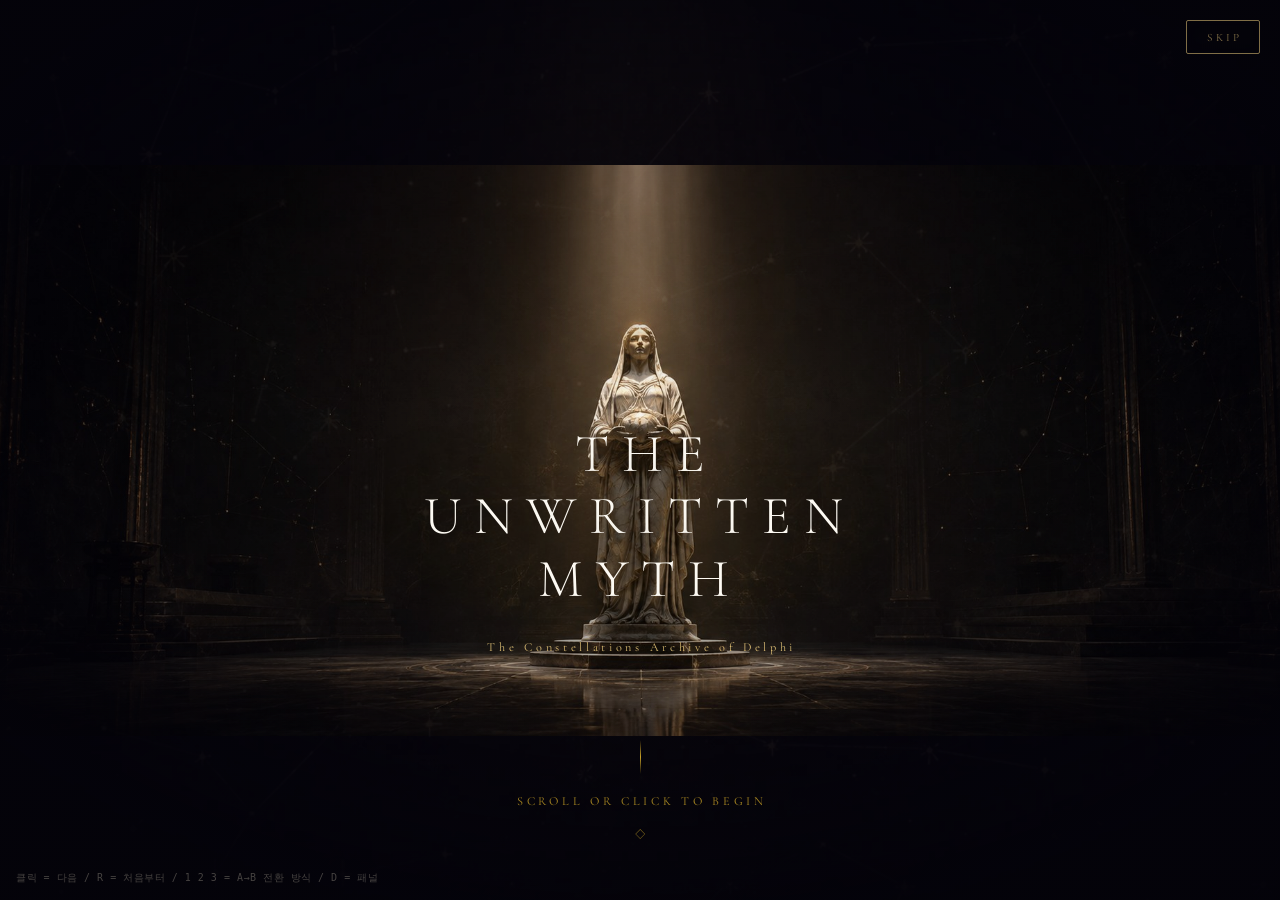
<file: index.html>
<!doctype html>
<html lang="ko">
<head>
<meta charset="utf-8">
<meta name="viewport" content="width=device-width,initial-scale=1">
<meta name="description" content="당신의 첫 신화를 만나고, 다음 물음으로 이어지는 제0관측소.">
<meta name="theme-color" content="#f6f4ed">
<title>제0관측소 · 나의 신화</title>
<script src="journey.js"></script>
<script src="entry.js"></script>
<style>body{margin:0;min-height:100vh;display:grid;place-content:center;background:#f6f4ed;color:#25291f;font:16px/1.8 serif;text-align:center}a{color:inherit}</style>
</head>
<body><p>나의 신화로 이동합니다.</p><a href="onboarding.html">첫 신화 만나기</a><noscript><p>온보딩을 진행하려면 JavaScript를 켜주세요.</p></noscript></body>
</html>
</file>
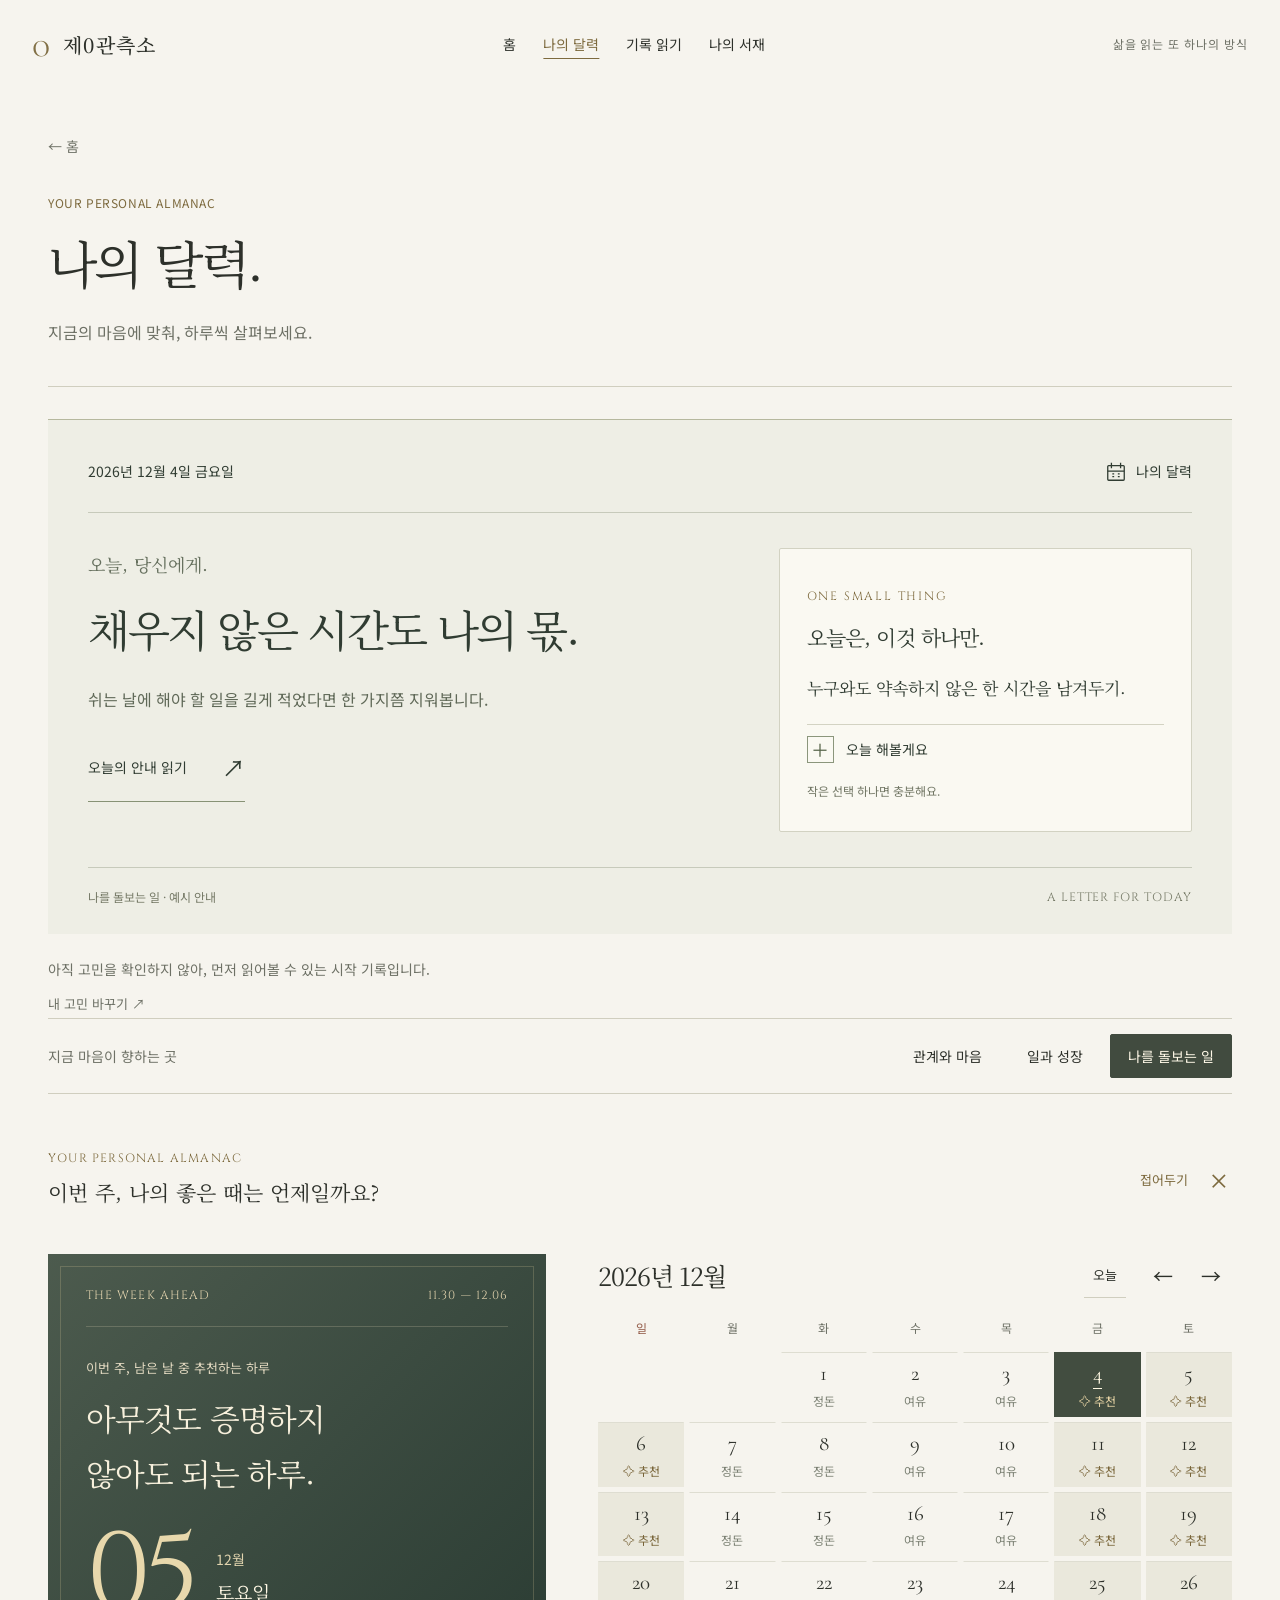
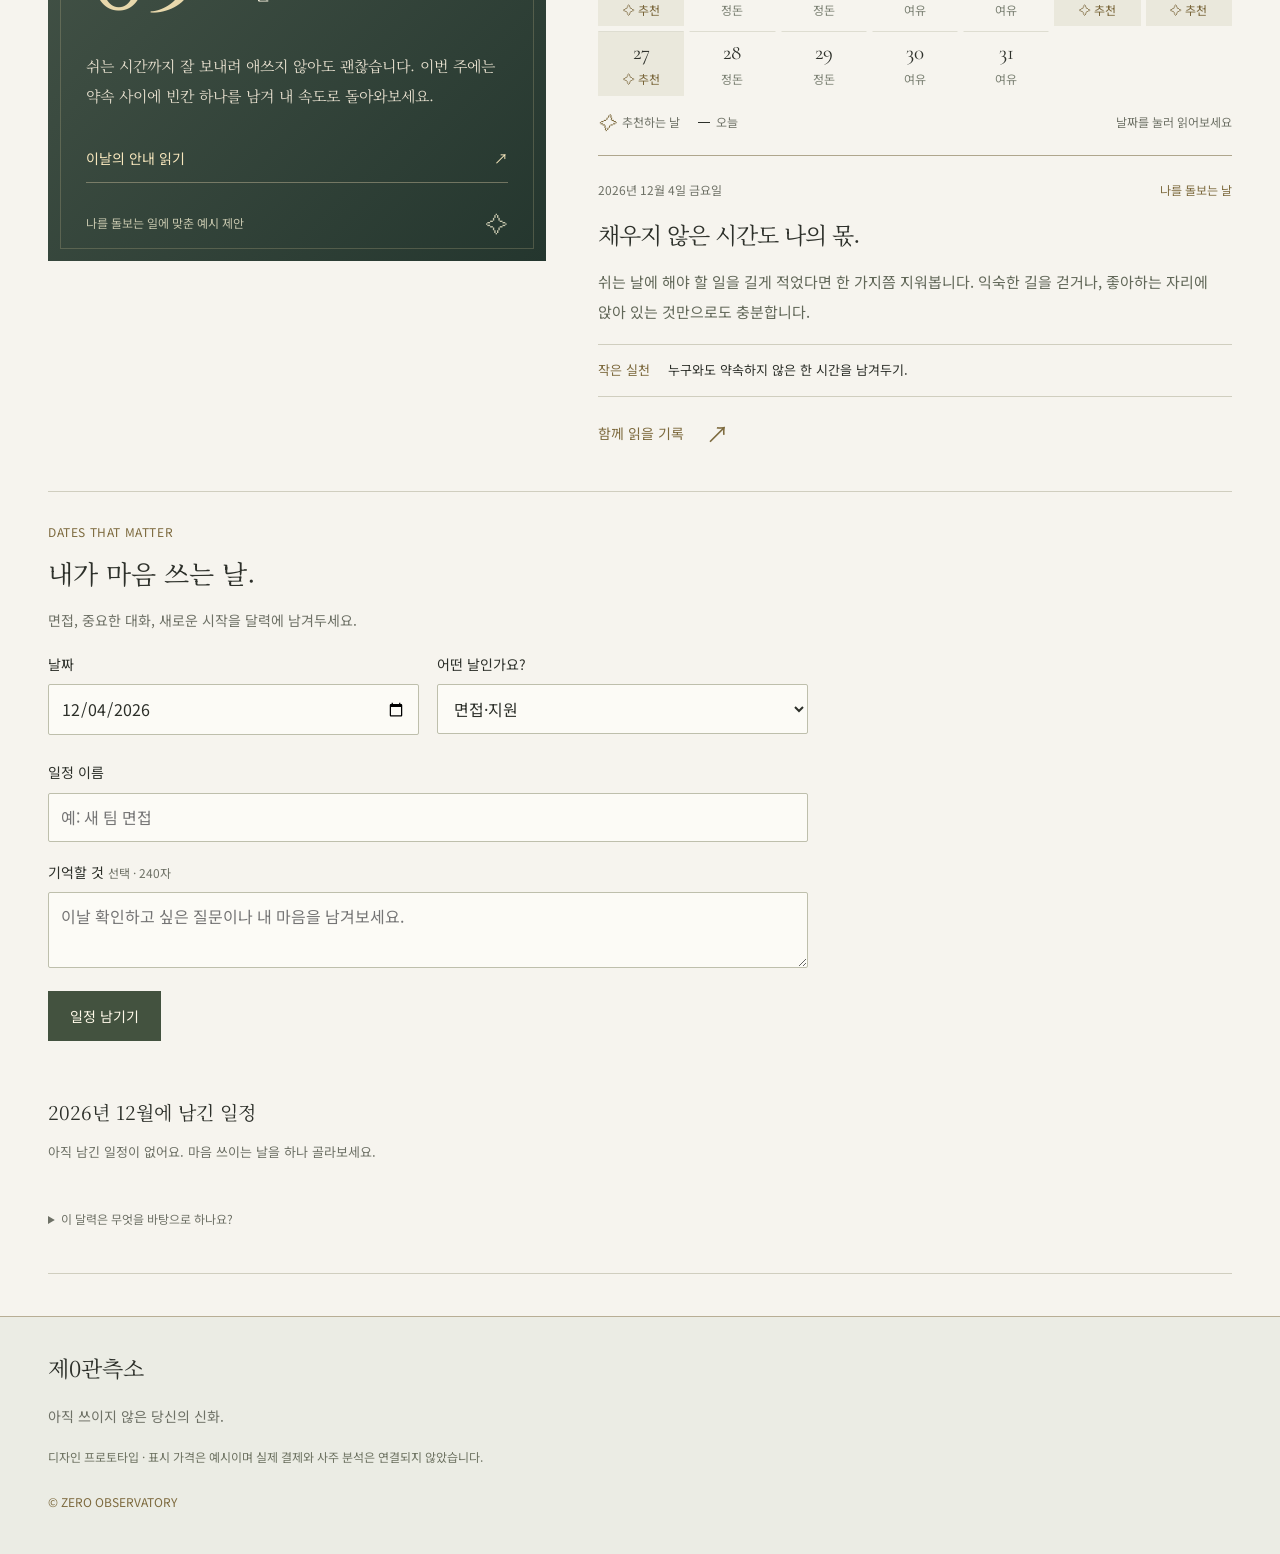
<file: calendar.html>
<!doctype html>
<html lang="ko">
<head>
<meta charset="utf-8"><meta name="viewport" content="width=device-width,initial-scale=1">
<title>나의 달력 · 제0관측소</title>
<meta name="description" content="관심사에 맞춘 오늘의 안내와 이번 주 추천 날짜를 살펴보세요.">
<meta name="theme-color" content="#f6f4ed">
<meta name="color-scheme" content="light">
<link rel="preconnect" href="https://fonts.googleapis.com"><link rel="preconnect" href="https://fonts.gstatic.com" crossorigin>
<link href="https://fonts.googleapis.com/css2?family=Cinzel:wght@400;500&family=Cormorant+Garamond:ital,wght@0,300;0,400;0,500;0,600;1,400&family=Noto+Sans+KR:wght@400;500;600;700&family=Noto+Serif+KR:wght@400;500;600&display=swap" rel="stylesheet">
<link rel="stylesheet" href="home.css"><link rel="stylesheet" href="scroll-scenes.css"><link rel="stylesheet" href="editorial.css"><link rel="stylesheet" href="sanctuary.css"><link rel="stylesheet" href="calendar.css?v=20260909-3"><link rel="stylesheet" href="home-refinement.css?v=20260909-4"><link rel="stylesheet" href="pages.css?v=20260909-4">
<link rel="stylesheet" href="personal.css?v=2"><script src="personal-model.js?v=2" defer></script><script src="personal-store.js?v=2" defer></script><script src="calendar-model.js" defer></script><script src="calendar.js?v=20260909-7" defer></script></head>
<body class="sanctuary-home page-calendar"><a class="skip-link" href="#main">본문 바로가기</a>
<header class="site-head wrap"><a class="brand" href="home.html"><span class="brand-zero" aria-hidden="true">0</span> 제0관측소</a><nav aria-label="메인"><a href="home.html">홈</a><a href="calendar.html" class="active" aria-current="page">나의 달력</a><a href="readings.html">기록 읽기</a><a href="library.html">나의 서재</a></nav><span class="head-caption">삶을 읽는 또 하나의 방식</span></header>
<main id="main">
<header class="page-heading wrap"><a class="page-back" href="home.html">← 홈</a><p class="overline">YOUR PERSONAL ALMANAC</p><h1>나의 달력.</h1><p>지금의 마음에 맞춰, 하루씩 살펴보세요.</p></header><section class="almanac wrap" id="my-calendar" aria-labelledby="almanac-title">
 <article class="daily-letter" aria-labelledby="almanac-title">
  <div class="daily-letter-top"><span id="almanac-today">나의 하루</span><a href="#calendar-panel" class="letter-calendar-link"><svg viewBox="0 0 24 24" width="22" height="22" fill="none" stroke="currentColor" stroke-width="1.4" aria-hidden="true"><rect x="3" y="5" width="18" height="16" rx="1"/><path d="M7 2v6M17 2v6M3 11h18M8 14h2M14 14h2M8 17h2M14 17h2"/></svg><span>나의 달력</span></a></div>
  <div class="daily-letter-layout"><div class="daily-letter-copy"><p class="daily-letter-greeting">오늘, 당신에게.</p><h2 id="almanac-title">채우지 않은 시간도<br>나의 몫.</h2><p id="today-message">오늘은 나를 위해 작은 여백을 남겨보세요.</p><button type="button" id="open-today-reading" class="letter-reading-link">오늘의 안내 읽기 <span aria-hidden="true">↗</span></button></div>
  <aside class="today-practice" aria-labelledby="practice-title"><span class="almanac-eyebrow">ONE SMALL THING</span><h3 id="practice-title">오늘은, 이것 하나만.</h3><p id="practice-action">나를 위한 시간을 잠깐 남겨보세요.</p><button type="button" id="practice-done" aria-pressed="false"><span class="practice-check" aria-hidden="true">＋</span><span id="practice-button-label">오늘 해볼게요</span></button><p id="practice-feedback" role="status">작은 선택 하나면 충분해요.</p></aside></div>
  <div class="daily-letter-foot"><span id="today-interest">나를 돌보는 일 · 예시 안내</span><span aria-hidden="true">A LETTER FOR TODAY</span></div>
 </article>
 <p class="calendar-personal-reason" id="calendar-personal-reason"></p><a class="personal-small" href="library.html#profile">내 고민 바꾸기 ↗</a><div class="almanac-intention"><span id="intention-label">지금 마음이 향하는 곳</span><div role="group" aria-labelledby="intention-label"><button type="button" data-intention="relationship" aria-pressed="false">관계와 마음</button><button type="button" data-intention="work" aria-pressed="false">일과 성장</button><button type="button" data-intention="rest" aria-pressed="true">나를 돌보는 일</button></div></div>
 <details class="calendar-panel" id="calendar-panel" open>
  <summary><span><small>YOUR PERSONAL ALMANAC</small><strong>이번 주, 나의 좋은 때는 언제일까요?</strong></span><span class="calendar-panel-toggle"><span class="panel-closed">달력 펼치기</span><span class="panel-open">접어두기</span><span aria-hidden="true">＋</span></span></summary>
 <div class="almanac-layout">
  <article class="week-oracle" aria-labelledby="week-title">
   <div class="oracle-register"><span>THE WEEK AHEAD</span><span id="week-range"></span></div>
   <p class="oracle-kicker">이번 주, 남은 날 중 추천하는 하루</p><h3 id="week-title">나를 위한 시간을<br>남겨두세요.</h3>
   <div class="oracle-date"><span id="best-day">—</span><div><span id="best-month"></span><strong id="best-weekday"></strong></div></div>
   <p id="week-reason"></p><button type="button" id="open-best-day" class="oracle-link">이날의 안내 읽기 <span aria-hidden="true">↗</span></button>
   <div class="oracle-foot"><span id="week-basis">선택한 관심사에 맞춘 제안</span><span aria-hidden="true">✧</span></div>
  </article>
  <div class="calendar-sheet">
   <div class="calendar-month-head"><h3 id="calendar-month"></h3><div><button type="button" id="calendar-today">오늘</button><button type="button" id="calendar-prev" aria-label="이전 달">←</button><button type="button" id="calendar-next" aria-label="다음 달">→</button></div></div>
   <div class="calendar-weekdays" aria-hidden="true"><span>일</span><span>월</span><span>화</span><span>수</span><span>목</span><span>금</span><span>토</span></div>
   <div class="calendar-dates" id="calendar-dates" role="group" aria-labelledby="calendar-month"></div>
   <div class="calendar-legend"><span><i class="legend-star" aria-hidden="true">✧</i> 추천하는 날</span><span><i class="legend-today" aria-hidden="true"></i> 오늘</span><span>날짜를 눌러 읽어보세요</span></div>
   <article class="day-reading" id="day-reading" aria-labelledby="day-title" tabindex="-1">
    <div class="day-reading-meta"><span id="selected-date"></span><span id="selected-mood"></span></div><h3 id="day-title"></h3><p id="day-copy"></p><div class="day-action"><span>작은 실천</span><p id="day-action"></p></div><a class="text-link" href="readings.html?question=structure" id="day-product">함께 읽을 기록 <span aria-hidden="true">↗</span></a>
    <div id="selected-events" class="selected-events"></div>
   </article>
  </div>
 </div>
<section class="calendar-events" aria-labelledby="events-title"><header><p class="overline">DATES THAT MATTER</p><h3 id="events-title">내가 마음 쓰는 날.</h3><p>면접, 중요한 대화, 새로운 시작을 달력에 남겨두세요.</p></header><form id="event-form"><input id="event-id" type="hidden"><div class="form-pair"><label>날짜<input id="event-date" type="date" required min="1900-01-01" max="2200-12-31"></label><label>어떤 날인가요?<select id="event-type"><option value="interview">면접·지원</option><option value="conversation">중요한 대화</option><option value="beginning">새로운 시작</option><option value="business">사업·업무 일정</option><option value="personal">나를 위한 일정</option></select></label></div><label>일정 이름<input id="event-title" maxlength="60" required placeholder="예: 새 팀 면접"></label><label>기억할 것 <small>선택 · 240자</small><textarea id="event-note" rows="2" maxlength="240" placeholder="이날 확인하고 싶은 질문이나 내 마음을 남겨보세요."></textarea></label><div class="personal-actions"><button class="personal-primary" id="event-submit" type="submit">일정 남기기</button><button id="event-cancel" type="button" class="text-link" hidden>수정 취소</button></div><p id="event-status" role="status" class="personal-status"></p></form><h4 id="month-events-title">이번 달에 남긴 일정</h4><div id="month-events"></div></section> <details class="calendar-method"><summary>이 달력은 무엇을 바탕으로 하나요?</summary><p id="calendar-basis"></p><p>현재 날짜별 안내는 관심사와 요일에 따라 구성한 예시입니다. 실제 사주를 계산하거나 미래의 좋고 나쁨을 예측한 결과는 아닙니다. 관심사와 직접 남긴 일정·메모는 이 기기에 저장합니다. 포스텔러의 운세 데이터는 사용하지 않습니다.</p></details>
 </details>
 <p id="calendar-status" class="calendar-sr-only" role="status"></p>
 <noscript><p>달력의 날짜별 안내는 자바스크립트를 켜면 볼 수 있습니다. 기록 읽기 페이지에서 세 가지 기록을 읽을 수 있습니다.</p></noscript>
</section>

</main>
<footer class="site-footer"><div class="wrap"><a class="brand" href="home.html"><span class="brand-symbol" aria-hidden="true">✳</span><span>제0관측소<small>ZERO OBSERVATORY</small></span></a><p>아직 쓰이지 않은 당신의 신화.</p><small>디자인 프로토타입 · 표시 가격은 예시이며 실제 결제와 사주 분석은 연결되지 않았습니다.</small><span class="footer-mark">© ZERO OBSERVATORY</span></div></footer>
<nav class="mobile-nav" aria-label="모바일 메인"><a href="home.html"><span aria-hidden="true">⌂</span>홈</a><a href="calendar.html" class="active" aria-current="page"><span aria-hidden="true">▦</span>나의 달력</a><a href="readings.html"><span aria-hidden="true">✧</span>기록 읽기</a><a href="library.html"><span aria-hidden="true">▤</span>나의 서재</a></nav>
</body></html>
</file>
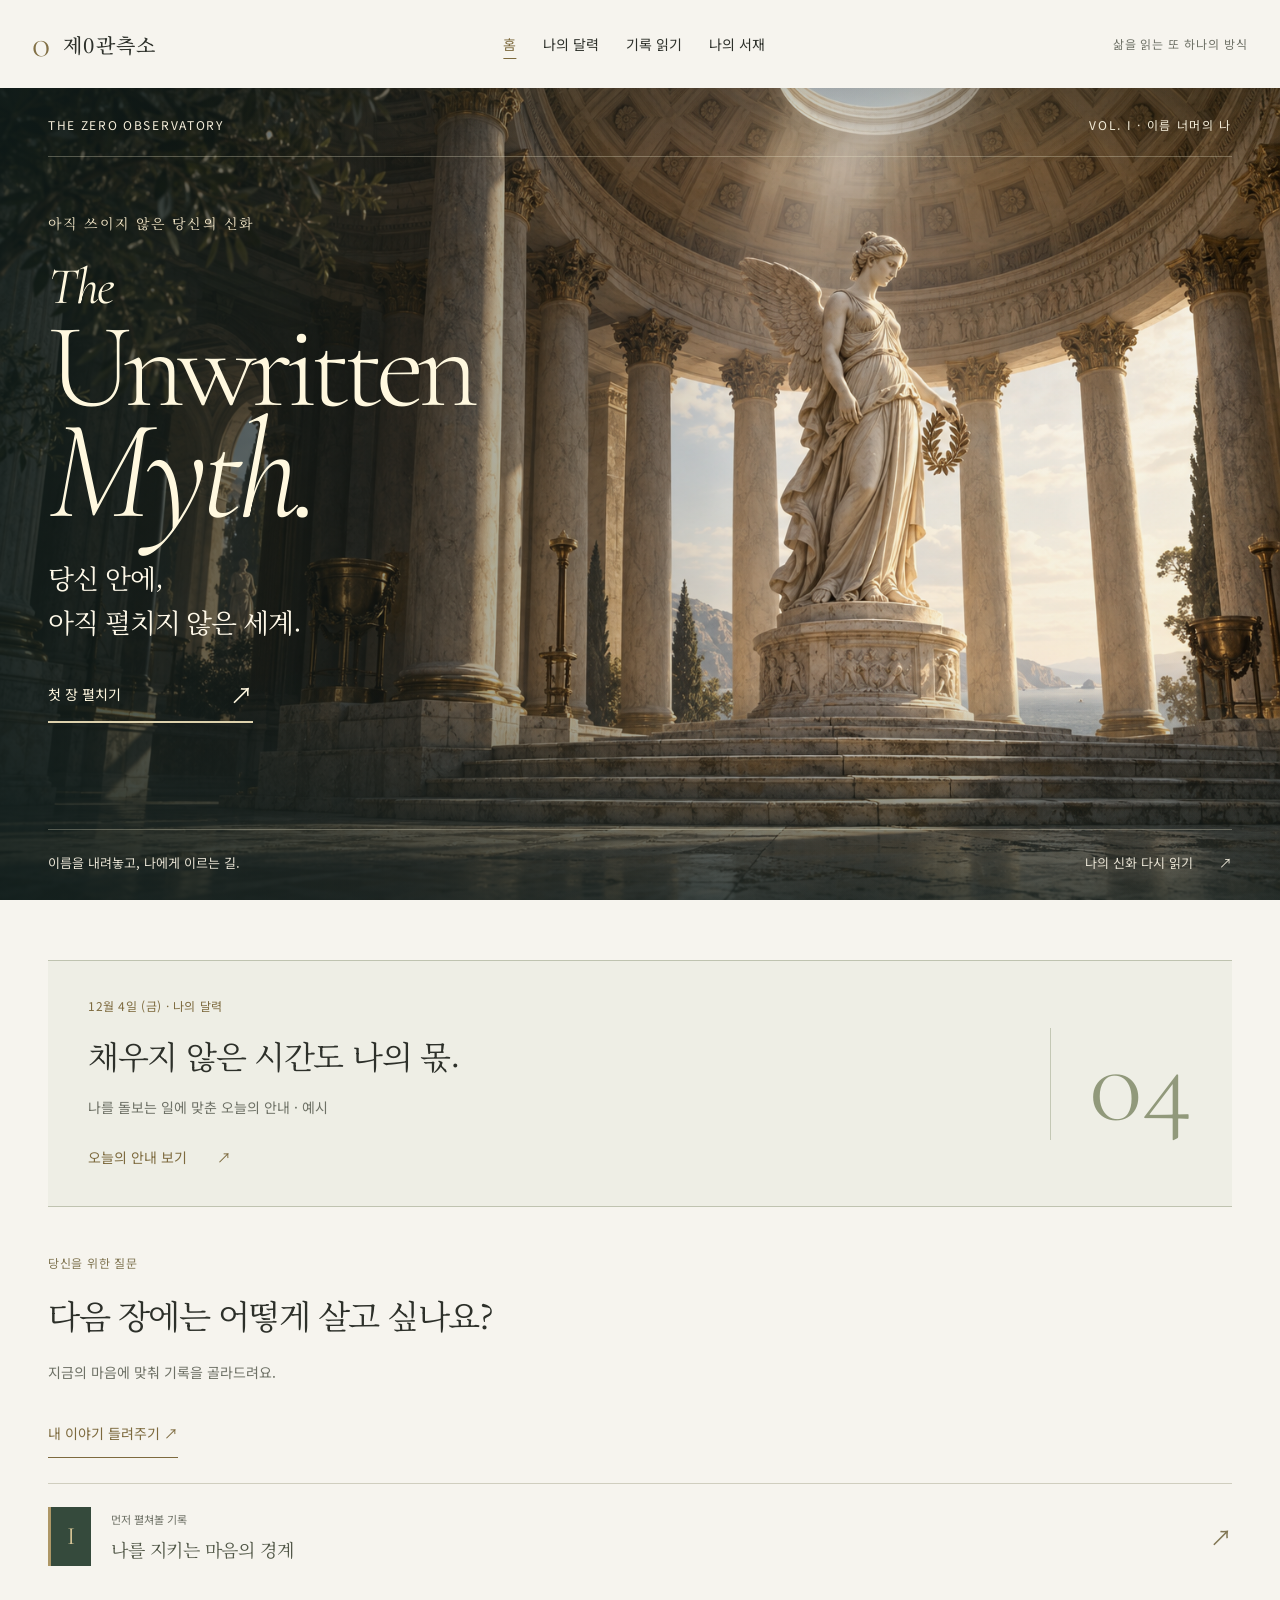
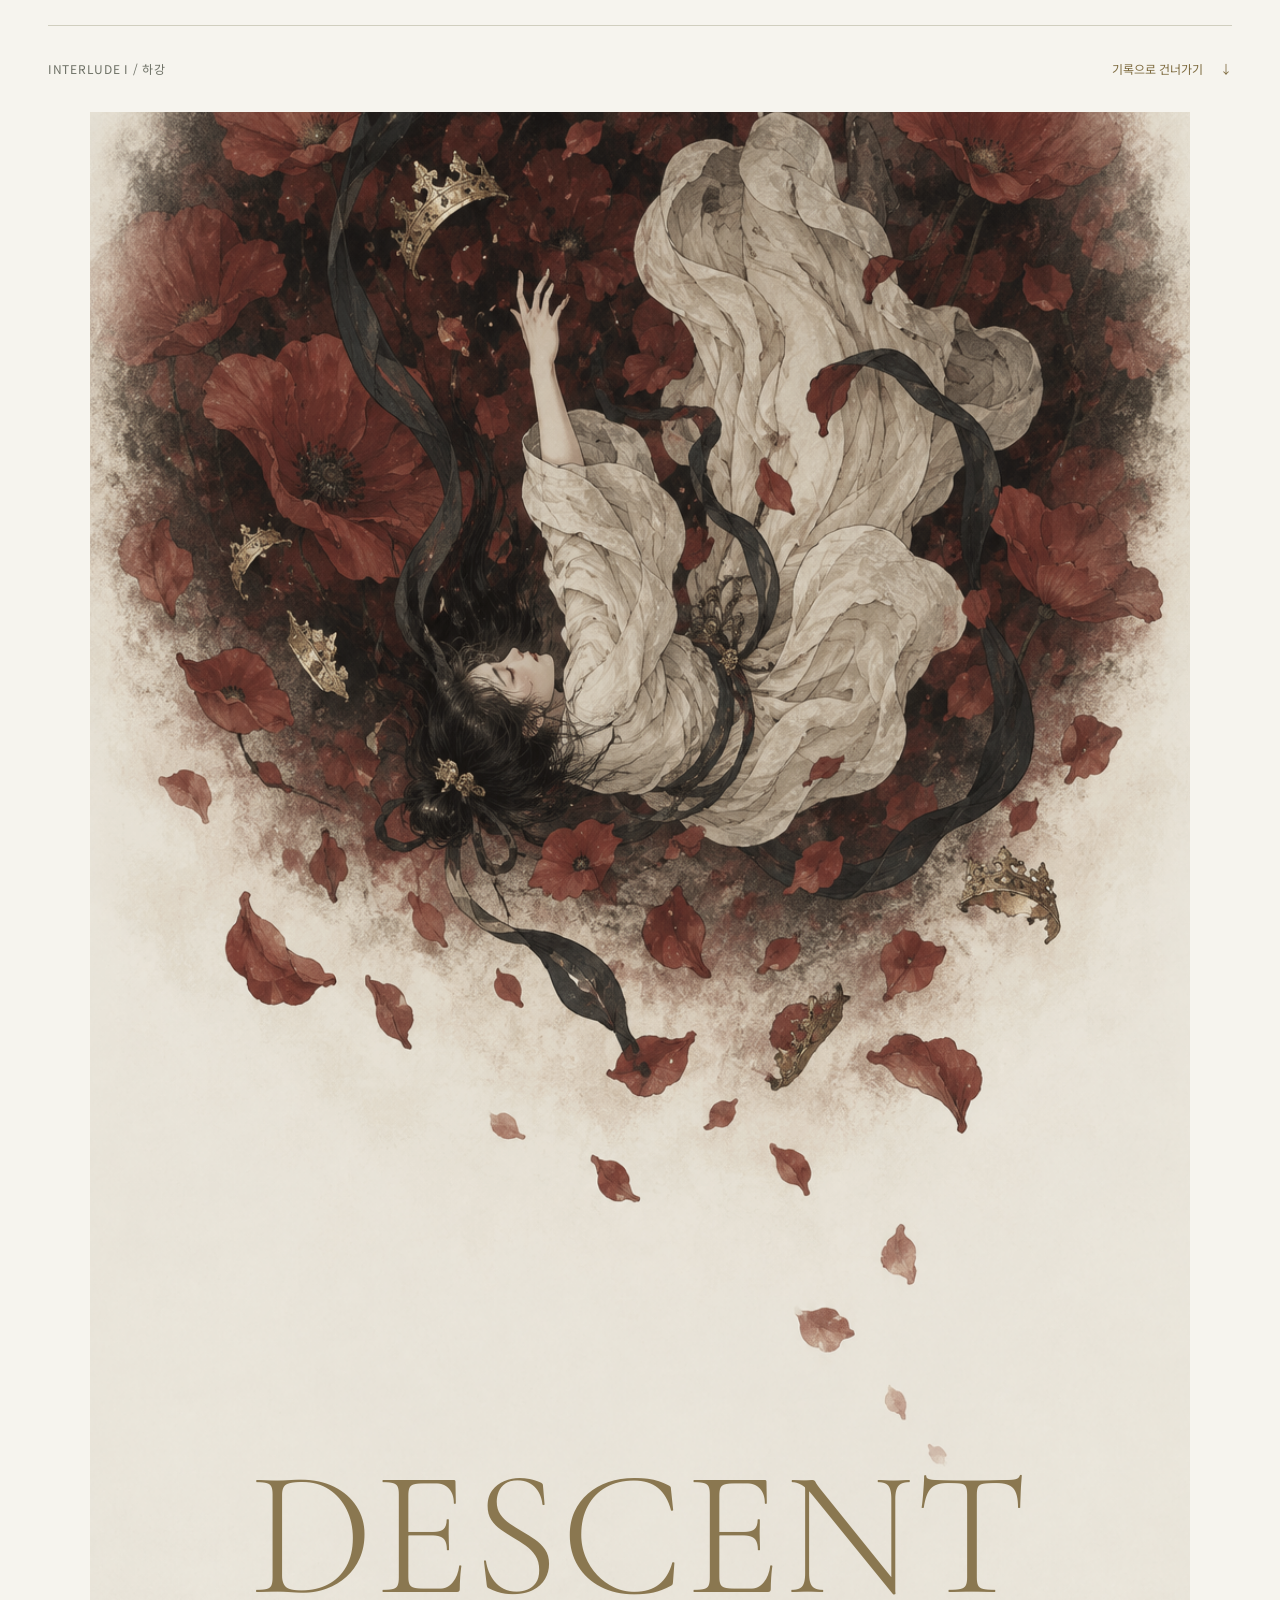
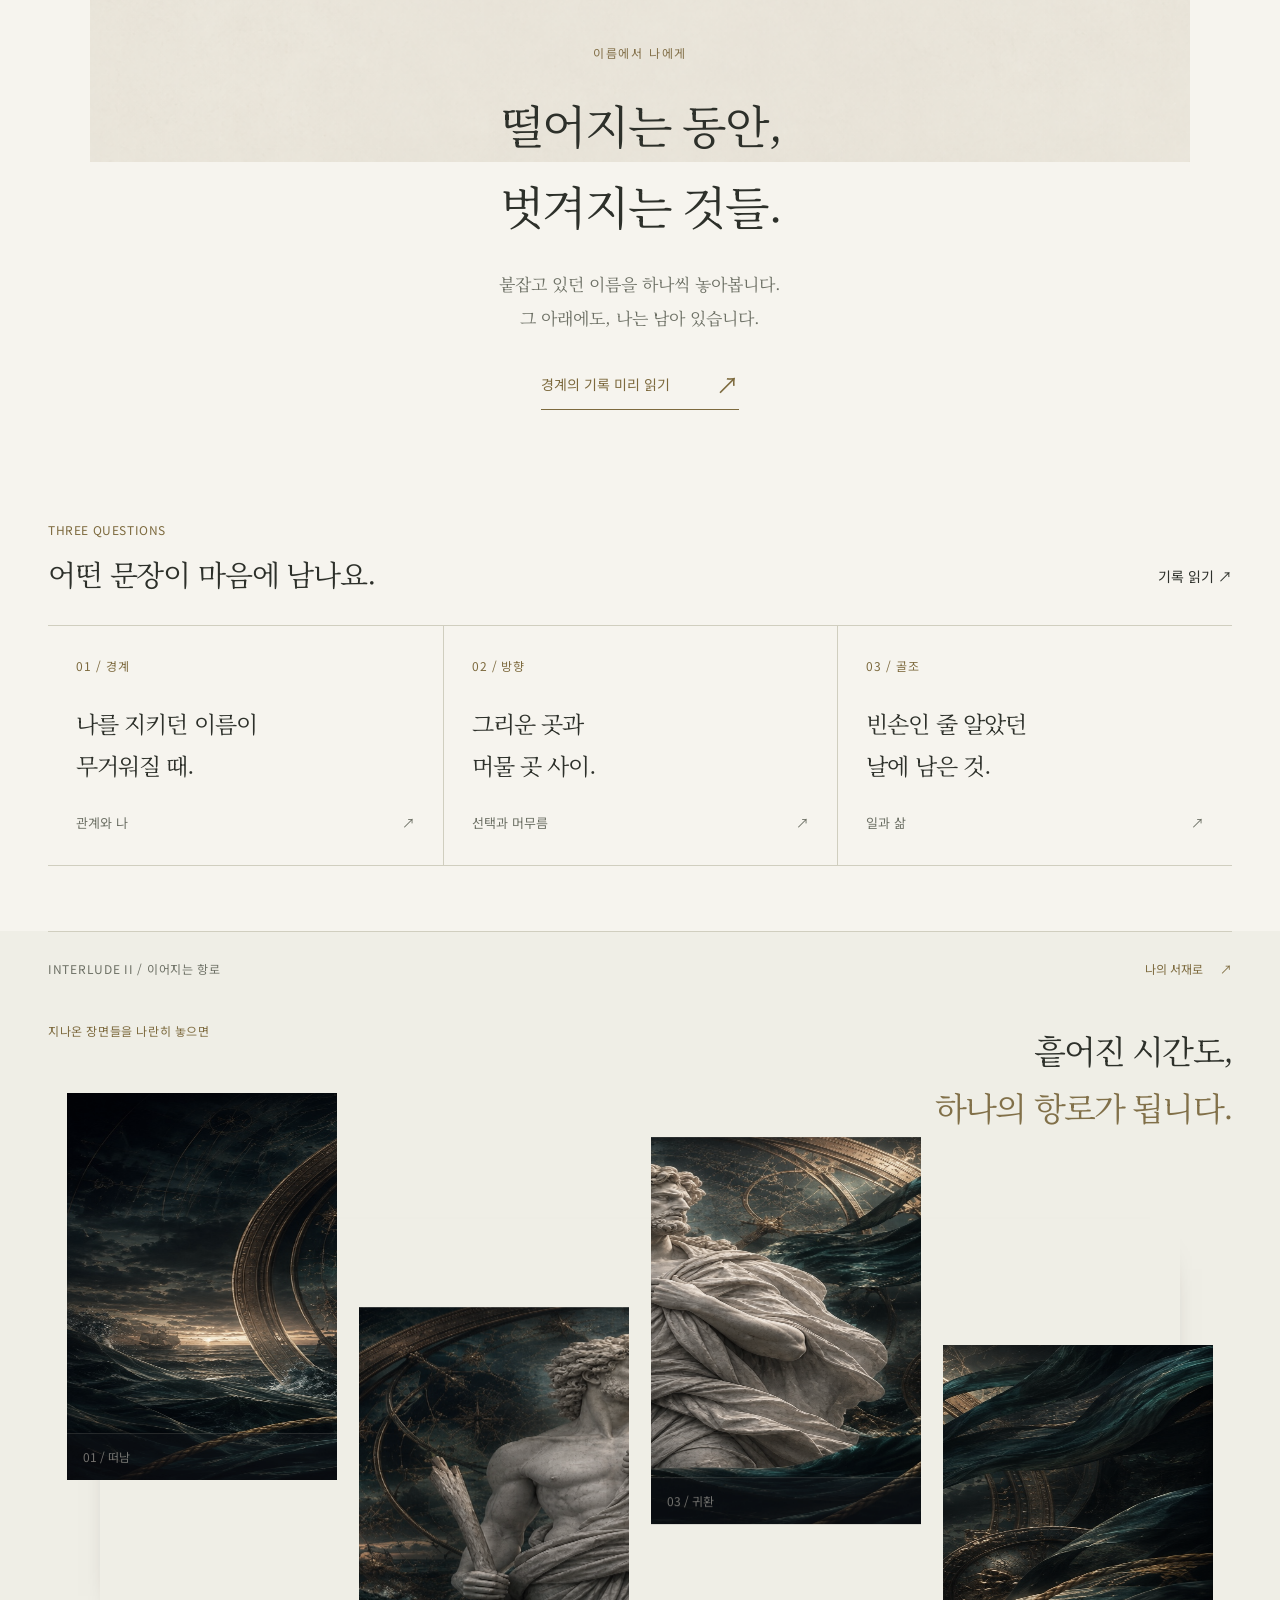
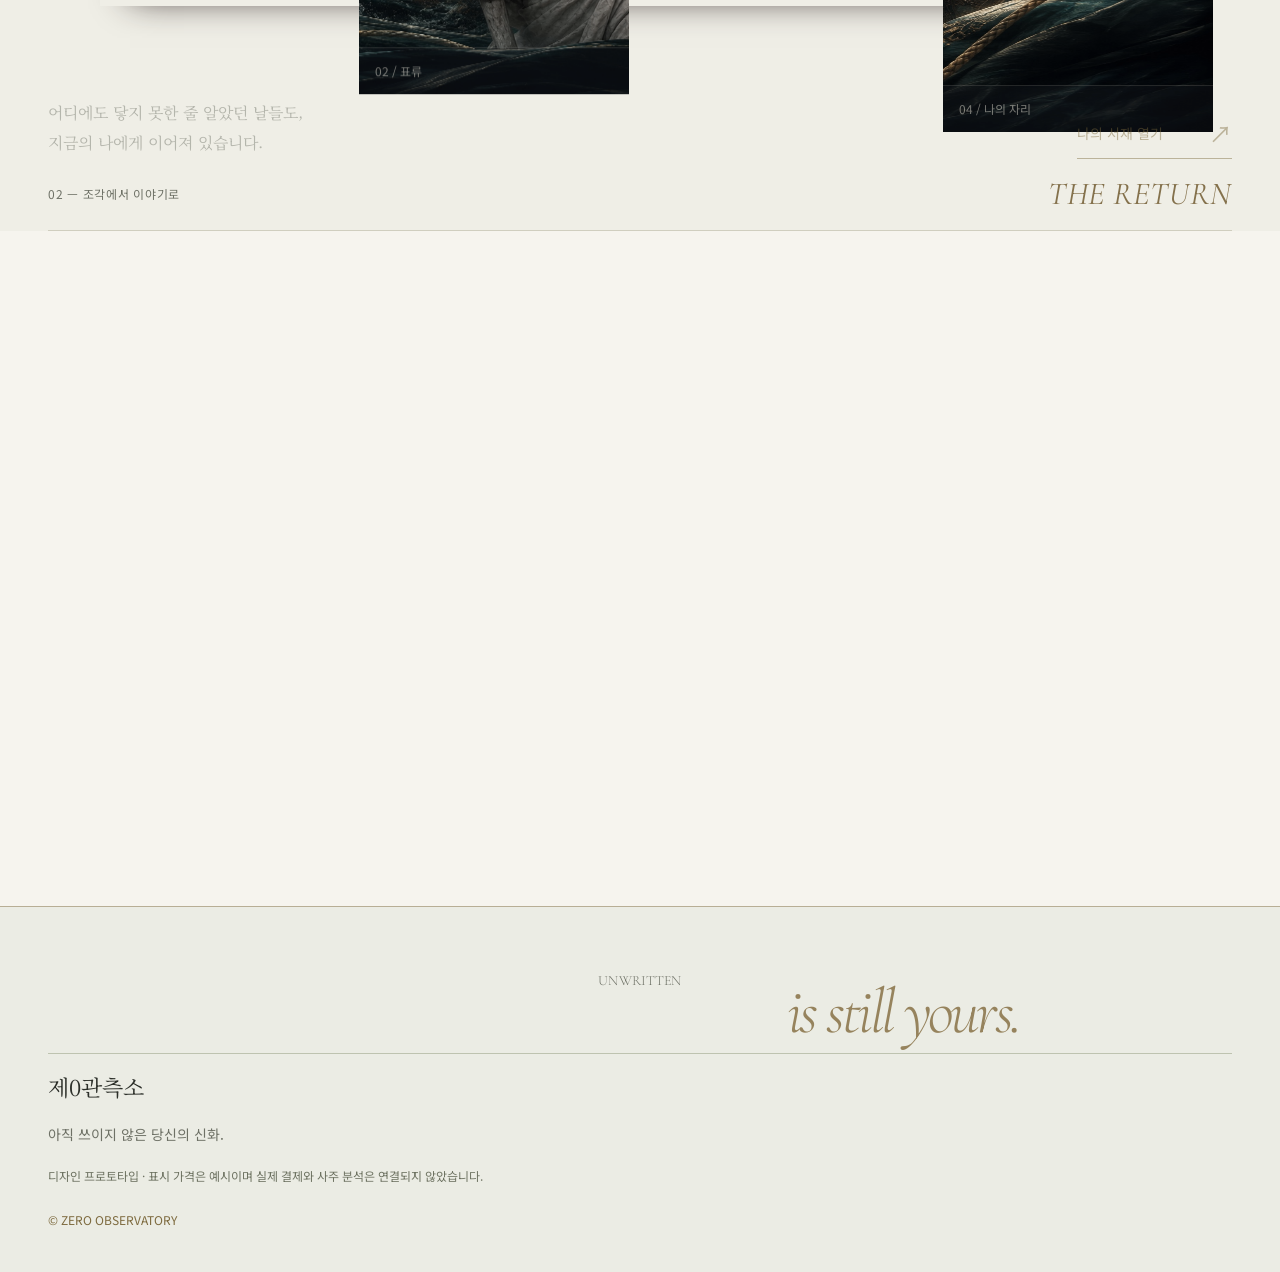
<file: home.html>
<!doctype html>
<html lang="ko">
<head>
<meta charset="utf-8"><meta name="viewport" content="width=device-width,initial-scale=1">
<title>나의 다음 장 · 제0관측소</title>
<meta name="description" content="오늘의 안내, 마음에 닿는 기록, 나의 서재를 둘러보세요.">
<meta name="theme-color" content="#f6f4ed">
<meta name="color-scheme" content="light">
<link rel="preconnect" href="https://fonts.googleapis.com"><link rel="preconnect" href="https://fonts.gstatic.com" crossorigin>
<link href="https://fonts.googleapis.com/css2?family=Cinzel:wght@400;500&family=Cormorant+Garamond:ital,wght@0,300;0,400;0,500;0,600;1,400&family=Noto+Sans+KR:wght@400;500;600;700&family=Noto+Serif+KR:wght@400;500;600&display=swap" rel="stylesheet">
<link rel="stylesheet" href="home.css"><link rel="stylesheet" href="scroll-scenes.css"><link rel="stylesheet" href="editorial.css"><link rel="stylesheet" href="sanctuary.css"><link rel="stylesheet" href="calendar.css?v=20260909-3"><link rel="stylesheet" href="home-refinement.css?v=20260909-4"><link rel="stylesheet" href="pages.css?v=20260909-4">
<link rel="stylesheet" href="personal.css?v=2"><link rel="stylesheet" href="home-personal.css?v=3"><script src="personal-model.js?v=2" defer></script><script src="personal-store.js?v=2" defer></script><script src="scroll-scenes.js" defer></script><script src="calendar-model.js" defer></script><script src="home-preview.js?v=20260909-8" defer></script></head>
<body class="sanctuary-home page-home"><a class="skip-link" href="#main">본문 바로가기</a>
<header class="site-head wrap"><a class="brand" href="home.html"><span class="brand-zero" aria-hidden="true">0</span> 제0관측소</a><nav aria-label="메인"><a href="home.html" class="active" aria-current="page">홈</a><a href="calendar.html">나의 달력</a><a href="readings.html">기록 읽기</a><a href="library.html">나의 서재</a></nav><span class="head-caption">삶을 읽는 또 하나의 방식</span></header>
<main id="main">
<section class="cover sanctuary-cover" aria-labelledby="cover-heading">
 <img class="sanctuary-backdrop" src="assets/sanctuary-v1.png" alt="거대한 대리석 열주와 원형 천창 사이로 빛이 내려오는 성소, 월계관을 든 날개 달린 조각상" width="1536" height="1024" fetchpriority="high">
 <div class="sanctuary-frame wrap">
  <div class="sanctuary-register"><span>THE ZERO OBSERVATORY</span><span>VOL. I · 이름 너머의 나</span></div>
  <div class="sanctuary-heading">
   <p class="sanctuary-prelude">아직 쓰이지 않은 당신의 신화</p>
   <p class="sanctuary-display" aria-hidden="true"><span>The</span>Unwritten<br><em>Myth.</em></p>
   <h1 id="cover-heading">당신 안에,<br>아직 펼치지 않은 세계.</h1>
   <a class="reading-link" href="readings.html?chapter=boundary">첫 장 펼치기 <span aria-hidden="true">↗</span></a>
  </div>
  <div class="sanctuary-base"><span>이름을 내려놓고, 나에게 이르는 길.</span><a href="result.html">나의 신화 다시 읽기 <span aria-hidden="true">↗</span></a></div>
 </div>
</section>
<section class="home-glimpses wrap" aria-label="나의 다음 장 미리보기">
 <a class="today-preview" href="calendar.html#day-reading"><div><p class="overline"><span id="preview-date">오늘</span> · 나의 달력</p><h2 id="preview-message">오늘, 당신을 위한 작은 여백.</h2><p id="preview-context">당신의 관심사에 맞춘 하루의 안내를 만나보세요.</p><span class="preview-link">오늘의 안내 보기 <span aria-hidden="true">↗</span></span></div><span class="preview-date-mark" id="preview-day" aria-hidden="true">09</span></a>

 <section class="for-you" aria-labelledby="home-personal-question">
  <p class="overline for-you-kicker" id="for-you-address">당신을 위한 질문</p>
  <div class="for-you-letter">
   <h2 id="home-personal-question">지금, 마음은 어디에 머물러 있나요?</h2>
   <p id="home-personal-reason">지금의 마음에 맞춰 기록을 골라드려요.</p>
   <a href="library.html#profile" class="reading-link" id="home-profile-link">내 이야기 들려주기 <span aria-hidden="true">↗</span></a>
  </div>
  <a class="for-you-book" id="for-you-book" href="readings.html?chapter=boundary" aria-labelledby="for-you-book-label for-you-book-title">
   <span class="book-numeral" id="for-you-book-number" aria-hidden="true">I</span>
   <div class="book-copy"><span class="book-register" id="for-you-book-label">먼저 펼쳐볼 기록</span><h3 id="for-you-book-title">나를 지키는 마음의 경계</h3></div>
   <span class="book-arrow" aria-hidden="true">↗</span>
  </a>
 </section>
</section>
<section class="descent-spread" aria-labelledby="descent-title">
 <div class="scene-top wrap"><span>INTERLUDE I / 하강</span><a href="#home-readings">기록으로 건너가기 <span aria-hidden="true">↓</span></a></div>
 <figure class="descent-illustration">
  <img src="assets/falling-scroll-v1.png" alt="붉은 꽃과 신화 속 인물에서 시작해, 흩어지는 꽃잎과 밝은 여백으로 이어지는 세로 그림" width="1024" height="1536" loading="lazy" decoding="async">
  <figcaption class="descent-title-block">
   <p class="descent-display" aria-hidden="true">DESCENT</p>
   <p class="overline">이름에서 나에게</p>
   <h2 id="descent-title">떨어지는 동안,<br>벗겨지는 것들.</h2>
   <p class="descent-description">붙잡고 있던 이름을 하나씩 놓아봅니다.<br>그 아래에도, 나는 남아 있습니다.</p>
   <a class="reading-link" href="readings.html?chapter=boundary">경계의 기록 미리 읽기 <span aria-hidden="true">↗</span></a>
  </figcaption>
 </figure>
</section>

 <section class="reading-preview wrap" id="home-readings" aria-labelledby="reading-preview-title"><header><div><p class="overline">THREE QUESTIONS</p><h2 id="reading-preview-title">어떤 문장이 마음에 남나요.</h2></div><a href="readings.html" class="text-link">기록 읽기 ↗</a></header><div class="preview-chapters">
 <a href="readings.html?chapter=boundary"><span class="preview-index">01 / 경계</span><h3>나를 지키던 이름이 <br>무거워질 때.</h3><span>관계와 나 <span aria-hidden="true">↗</span></span></a>
 <a href="readings.html?chapter=direction"><span class="preview-index">02 / 방향</span><h3>그리운 곳과 <br>머물 곳 사이.</h3><span>선택과 머무름 <span aria-hidden="true">↗</span></span></a>
 <a href="readings.html?chapter=structure"><span class="preview-index">03 / 골조</span><h3>빈손인 줄 알았던 <br>날에 남은 것.</h3><span>일과 삶 <span aria-hidden="true">↗</span></span></a>
 </div></section>
<section class="scroll-scene fragments-scene" data-scroll-scene="fragments" aria-labelledby="fragments-title">
 <div class="scene-stage">
  <div class="scene-top wrap"><span>INTERLUDE II / 이어지는 항로</span><a href="library.html">나의 서재로 <span aria-hidden="true">↗</span></a></div>
  <div class="fragments-heading wrap"><p class="overline">지나온 장면들을 나란히 놓으면</p><h2 id="fragments-title">흩어진 시간도,<br><em>하나의 항로가 됩니다.</em></h2></div>
  <div class="fragment-window" role="img" aria-label="네 개의 세로 조각이 이어져 완성되는 오디세우스의 항해 장면">
   <div class="fragment-panel" style="--panel:0;--offset:-1;--slice:0%"><span>01 / 떠남</span></div>
   <div class="fragment-panel" style="--panel:1;--offset:0.7;--slice:33.333333%"><span>02 / 표류</span></div>
   <div class="fragment-panel" style="--panel:2;--offset:-0.65;--slice:66.666667%"><span>03 / 귀환</span></div>
   <div class="fragment-panel" style="--panel:3;--offset:1;--slice:100%"><span>04 / 나의 자리</span></div>
  </div>
  <div class="fragments-caption wrap"><div><p>어디에도 닿지 못한 줄 알았던 날들도,<br>지금의 나에게 이어져 있습니다.</p></div><a href="library.html" class="reading-link">나의 서재 열기 <span aria-hidden="true">↗</span></a></div>
  <div class="scene-bottom wrap"><span>02 — 조각에서 이야기로</span><span aria-hidden="true">THE RETURN</span></div>
 </div>
</section>

</main>
<footer class="site-footer"><div class="wrap"><p class="footer-display" aria-hidden="true">UNWRITTEN<span>is still yours.</span></p><a class="brand" href="home.html"><span class="brand-symbol" aria-hidden="true">✳</span><span>제0관측소<small>ZERO OBSERVATORY</small></span></a><p>아직 쓰이지 않은 당신의 신화.</p><small>디자인 프로토타입 · 표시 가격은 예시이며 실제 결제와 사주 분석은 연결되지 않았습니다.</small><span class="footer-mark">© ZERO OBSERVATORY</span></div></footer>
<nav class="mobile-nav" aria-label="모바일 메인"><a href="home.html" class="active" aria-current="page"><span aria-hidden="true">⌂</span>홈</a><a href="calendar.html"><span aria-hidden="true">▦</span>나의 달력</a><a href="readings.html"><span aria-hidden="true">✧</span>기록 읽기</a><a href="library.html"><span aria-hidden="true">▤</span>나의 서재</a></nav>
</body></html>
</file>
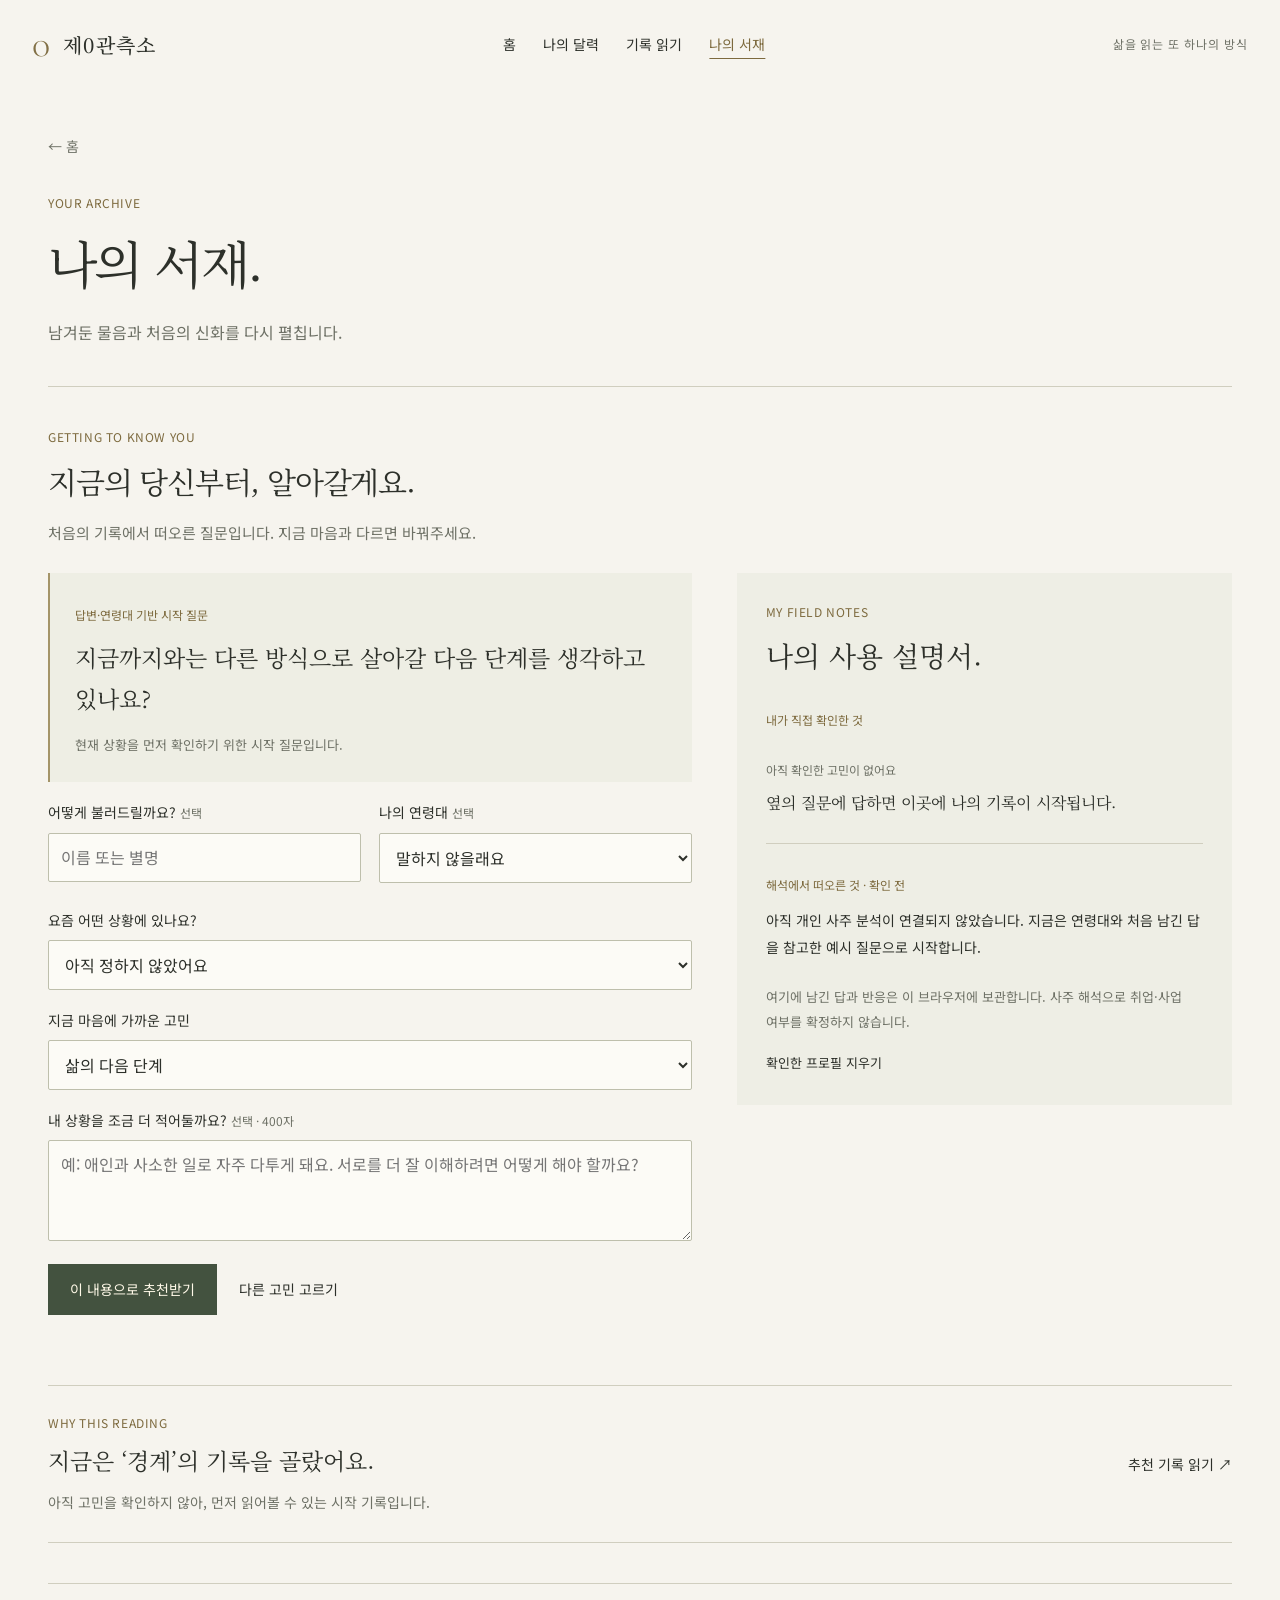
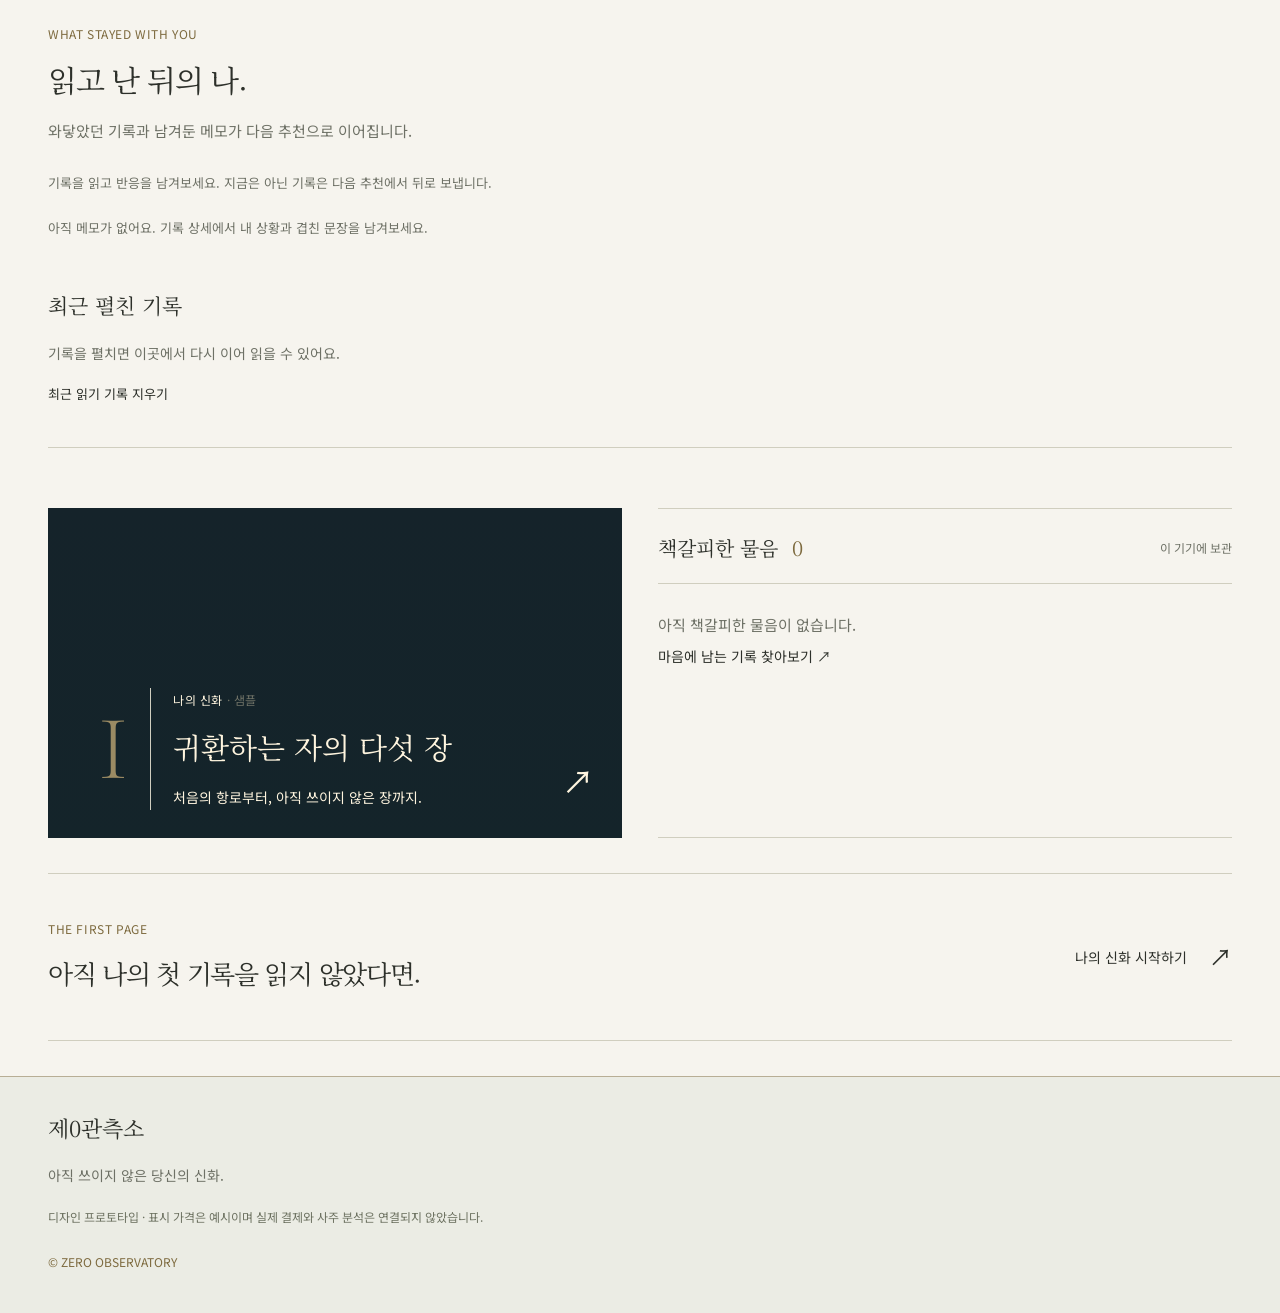
<file: library.html>
<!doctype html>
<html lang="ko">
<head>
<meta charset="utf-8"><meta name="viewport" content="width=device-width,initial-scale=1">
<title>나의 서재 · 제0관측소</title>
<meta name="description" content="책갈피한 물음과 나의 신화를 다시 읽어보세요.">
<meta name="theme-color" content="#f6f4ed">
<meta name="color-scheme" content="light">
<link rel="preconnect" href="https://fonts.googleapis.com"><link rel="preconnect" href="https://fonts.gstatic.com" crossorigin>
<link href="https://fonts.googleapis.com/css2?family=Cinzel:wght@400;500&family=Cormorant+Garamond:ital,wght@0,300;0,400;0,500;0,600;1,400&family=Noto+Sans+KR:wght@400;500;600;700&family=Noto+Serif+KR:wght@400;500;600&display=swap" rel="stylesheet">
<link rel="stylesheet" href="home.css"><link rel="stylesheet" href="scroll-scenes.css"><link rel="stylesheet" href="editorial.css"><link rel="stylesheet" href="sanctuary.css"><link rel="stylesheet" href="calendar.css?v=20260909-3"><link rel="stylesheet" href="home-refinement.css?v=20260909-4"><link rel="stylesheet" href="pages.css?v=20260909-4">
<link rel="stylesheet" href="personal.css?v=2"><script src="personal-model.js?v=2" defer></script><script src="personal-store.js?v=2" defer></script><script src="personal-library.js?v=2" defer></script><script src="readings.js?v=20260909-4" defer></script></head>
<body class="sanctuary-home page-library"><a class="skip-link" href="#main">본문 바로가기</a>
<header class="site-head wrap"><a class="brand" href="home.html"><span class="brand-zero" aria-hidden="true">0</span> 제0관측소</a><nav aria-label="메인"><a href="home.html">홈</a><a href="calendar.html">나의 달력</a><a href="readings.html">기록 읽기</a><a href="library.html" class="active" aria-current="page">나의 서재</a></nav><span class="head-caption">삶을 읽는 또 하나의 방식</span></header>
<main id="main">
<header class="page-heading wrap"><a class="page-back" href="home.html">← 홈</a><p class="overline">YOUR ARCHIVE</p><h1>나의 서재.</h1><p>남겨둔 물음과 처음의 신화를 다시 펼칩니다.</p></header>
<section class="personal-hub wrap" id="profile" aria-labelledby="profile-title">
 <header class="personal-heading"><p class="overline">GETTING TO KNOW YOU</p><h2 id="profile-title">지금의 당신부터, 알아갈게요.</h2><p>처음의 기록에서 떠오른 질문입니다. 지금 마음과 다르면 바꿔주세요.</p></header>
 <div class="personal-hub-grid"><form id="profile-form" class="personal-form">
 <div class="hypothesis"><span class="source-label" id="question-source">확인 전 질문</span><h3 id="suggested-question"></h3><p id="question-basis"></p></div>
 <div class="form-pair"><label>어떻게 불러드릴까요? <small>선택</small><input id="profile-name" name="nickname" maxlength="24" autocomplete="nickname" placeholder="이름 또는 별명"></label><label>나의 연령대 <small>선택</small><select id="profile-band" name="band"><option value="">말하지 않을래요</option value="under20">20세 미만</option><option value="20s">20대</option><option value="30s">30대</option><option value="40s">40대</option><option value="50plus">50대 이상</option></select></label></div>
 <label>요즘 어떤 상황에 있나요?<select id="profile-situation" name="situation"><option value="unknown">아직 정하지 않았어요</option><option value="student">공부하거나 준비하고 있어요</option><option value="seeking">일을 찾고 있어요</option><option value="employed">직장에 다니고 있어요</option><option value="independent">사업·프리랜서 일을 하고 있어요</option><option value="pause">쉬거나 다음 단계를 준비해요</option></select></label>
 <label>지금 마음에 가까운 고민<select id="profile-concern" name="concern"></select></label>
 <label>내 상황을 조금 더 적어둘까요? <small>선택 · 400자</small><textarea id="profile-detail" name="detail" maxlength="400" rows="3" placeholder="예: 애인과 사소한 일로 자주 다투게 돼요. 서로를 더 잘 이해하려면 어떻게 해야 할까요?"></textarea></label>
 <div class="personal-actions"><button class="personal-primary" type="submit">이 내용으로 추천받기</button><button id="different-concern" type="button" class="text-link">다른 고민 고르기</button></div><p id="profile-status" role="status" class="personal-status"></p>
 </form>
 <aside class="personal-manual" aria-labelledby="manual-title"><p class="overline">MY FIELD NOTES</p><h3 id="manual-title">나의 사용 설명서.</h3><span class="source-label">내가 직접 확인한 것</span><dl id="profile-facts"></dl><div class="manual-reading"><span class="source-label">해석에서 떠오른 것 · 확인 전</span><p id="reading-hypothesis"></p></div><p class="personal-small">여기에 남긴 답과 반응은 이 브라우저에 보관합니다. 사주 해석으로 취업·사업 여부를 확정하지 않습니다.</p><button type="button" id="clear-profile" class="text-link">확인한 프로필 지우기</button></aside></div>
 <div class="personal-recommendation"><div><p class="overline">WHY THIS READING</p><h3 id="personal-recommendation-title"></h3><p id="personal-recommendation-reason"></p></div><a id="personal-recommendation-link" class="text-link" href="readings.html">추천 기록 읽기 ↗</a></div>
</section>
<section class="personal-notebook wrap" aria-labelledby="notebook-title"><header class="personal-heading"><p class="overline">WHAT STAYED WITH YOU</p><h2 id="notebook-title">읽고 난 뒤의 나.</h2><p>와닿았던 기록과 남겨둔 메모가 다음 추천으로 이어집니다.</p></header><div id="personal-feedback-list"></div><div id="personal-notes"></div><div class="recent-reading"><h3>최근 펼친 기록</h3><div id="personal-recent"></div><button type="button" id="clear-recent" class="text-link">최근 읽기 기록 지우기</button></div></section>
<section class="library wrap section" id="library"><header class="section-title"><div><p class="overline">YOUR ARCHIVE</p><h2>접어둔 페이지.</h2></div><span class="collection-count">나의 기록</span></header><div class="archive-grid"><a class="archive-row" href="result.html"><span class="archive-volume" aria-hidden="true">I</span><div><p class="overline">나의 신화 <span class="inline-sample">· 샘플</span></p><h3>귀환하는 자의 다섯 장</h3><p>처음의 항로부터, 아직 쓰이지 않은 장까지.</p></div><span aria-hidden="true" class="arrow">↗</span></a><div class="saved-panel"><div class="saved-head"><h3>책갈피한 물음 <span id="saved-count">0</span></h3><span>이 기기에 보관</span></div><div id="saved-list"><p class="empty">다시 읽고 싶은 물음에 책갈피를 꽂아두세요.</p></div></div></div></section>
<section class="new-voyage wrap"><div><p class="overline">THE FIRST PAGE</p><h2>아직 나의 첫 기록을 읽지 않았다면.</h2></div><a href="onboarding.html" class="text-link">나의 신화 시작하기 <span aria-hidden="true">↗</span></a></section>
</main>
<footer class="site-footer"><div class="wrap"><a class="brand" href="home.html"><span class="brand-symbol" aria-hidden="true">✳</span><span>제0관측소<small>ZERO OBSERVATORY</small></span></a><p>아직 쓰이지 않은 당신의 신화.</p><small>디자인 프로토타입 · 표시 가격은 예시이며 실제 결제와 사주 분석은 연결되지 않았습니다.</small><span class="footer-mark">© ZERO OBSERVATORY</span></div></footer>
<nav class="mobile-nav" aria-label="모바일 메인"><a href="home.html"><span aria-hidden="true">⌂</span>홈</a><a href="calendar.html"><span aria-hidden="true">▦</span>나의 달력</a><a href="readings.html"><span aria-hidden="true">✧</span>기록 읽기</a><a href="library.html" class="active" aria-current="page"><span aria-hidden="true">▤</span>나의 서재</a></nav><dialog id="product-dialog" aria-labelledby="dialog-title"><button class="close" aria-label="닫기" type="button">×</button><div class="dialog-art"><img id="dialog-image" alt=""><span id="dialog-art-name"></span></div><div class="dialog-copy"><p id="dialog-category" class="overline"></p><h2 id="dialog-title"></h2><p id="dialog-question"></p><div class="dialog-excerpt"><span>기록의 첫 문장</span><p id="dialog-excerpt"></p></div><section class="reading-response" aria-labelledby="response-title"><h3 id="response-title">읽고 나니, 어떤가요?</h3><div class="response-buttons" role="group" aria-label="이 기록에 대한 반응"><button type="button" id="response-yes" aria-pressed="false">와닿았어요</button><button type="button" id="response-later" aria-pressed="false">지금은 아니에요</button></div><p class="personal-small">반응은 다음 추천에 반영됩니다. 다시 누르면 취소할 수 있어요.</p><label for="reading-note">남겨두고 싶은 한 문장 <small>1,000자 이내</small></label><textarea id="reading-note" maxlength="1000" rows="3" placeholder="내 상황과 겹쳤던 부분을 적어보세요."></textarea><button type="button" id="save-reading-note" class="text-link">메모 저장하기</button><p id="response-status" class="personal-status" role="status"></p><a class="personal-small" href="library.html#notebook-title">서재에서 내 반응과 메모 보기 ↗</a></section><div class="included"><h3>이 기록에서 마주할 것</h3><ol id="dialog-topics"></ol></div><a id="sample-link" class="sample-link" href="result.html">연결된 신화 먼저 읽기 <span aria-hidden="true">↗</span></a><div class="purchase-price"><span>심층 기록 한 편 <small>예시 가격</small></span><strong>9,900<span>원</span></strong></div><button id="purchase-button" class="button dark-button" type="button">이 물음의 기록 구매하기 <span aria-hidden="true">↗</span></button><button id="save-question" class="save-button" type="button">이 물음 담아두기</button><p id="save-status" role="status"></p><div id="checkout-preview" hidden><p class="overline">구매 미리보기</p><h3>당신의 다음 장을 준비하고 있어요.</h3><p>심층 기록과 결제는 아직 준비 중입니다.<br>물음을 담아두고 연결된 신화를 먼저 읽어보세요.</p><button id="checkout-back" type="button" class="text-link">상세로 돌아가기 <span aria-hidden="true">↗</span></button></div></div></dialog>
<div id="toast" class="toast" role="status"></div>

</body></html>
</file>
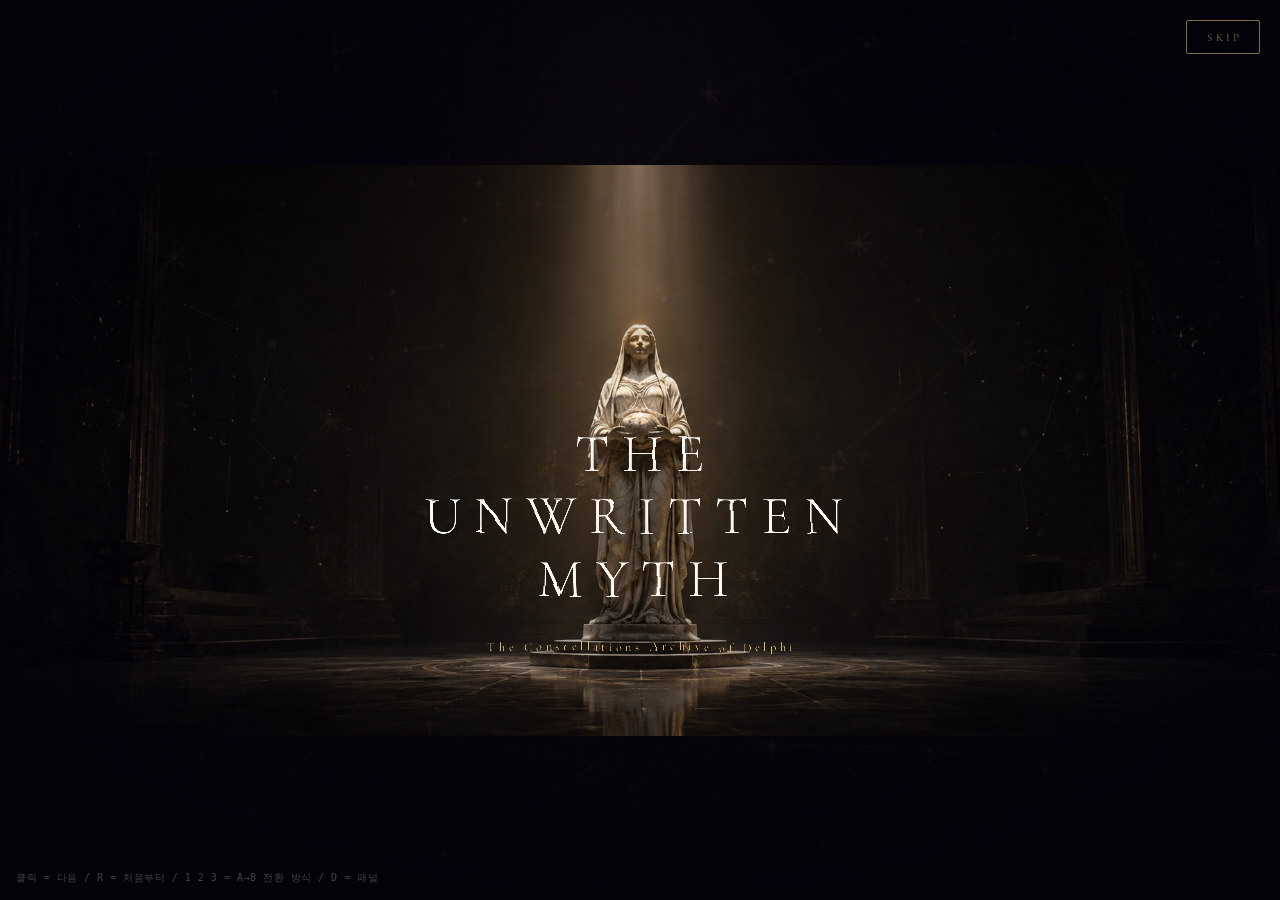
<file: onboarding.html>
<!DOCTYPE html>
<html lang="ko">
<head>
<meta charset="utf-8">
<meta name="viewport" content="width=device-width, initial-scale=1">
<title>나의 신화 시작하기 · 제0관측소</title>
<link rel="preconnect" href="https://fonts.googleapis.com">
<link rel="preconnect" href="https://fonts.gstatic.com" crossorigin>
<link href="https://fonts.googleapis.com/css2?family=Cormorant+Garamond:wght@300;400&family=Nanum+Myeongjo:wght@400&display=swap" rel="stylesheet">
<style>
:root{
  --ink:#04030a; --gold:#c9a227; --gold-lit:#e8c87a; --gold-pale:#f3e4bd; --ivory:#f0ead9;
  --serif:'Cormorant Garamond','Apple Garamond','Times New Roman',serif;
  /* 타입 스케일 — 모든 화면이 이 네 단계만 쓴다 */
  --t-display:clamp(1.85rem,4.3vw,3.3rem);
  --t-eyebrow:clamp(.64rem,.96vw,.82rem);
  --t-lead:clamp(.96rem,1.72vw,1.34rem);
  --t-opt:clamp(.86rem,1.02vw,.97rem);
  --tr-display:.12em; --tr-eyebrow:.3em; --tr-lead:.03em; --tr-opt:.08em;
  --kr:'Nanum Myeongjo','AppleMyungjo','Apple SD Gothic Neo',serif;
  --util:ui-monospace,'SF Mono',Menlo,monospace;
  --a-bg:none; --b-bg:none; --c-bg:none; --d-m1:none; --d-m2:none; --q-bg1:none; --q-bg2:none; --fx-dust:none; --fx-shaft:none; --fx-const:none;
}
*{box-sizing:border-box;margin:0;padding:0}
html,body{height:100%}
body{background:var(--ink);color:var(--ivory);font-family:var(--kr);overflow:hidden;-webkit-font-smoothing:antialiased}
#stage{position:fixed;inset:0;overflow:clip;cursor:pointer;background:var(--ink)}

/* B가 아래, A가 위 — A가 흩어지거나 떨어지면 그 자리에서 B가 드러남 */
.scene{position:absolute;inset:0;will-change:transform,opacity,filter;transform-origin:50% 45%;
  pointer-events:none}          /* 배경판이 버튼 위를 덮어 클릭을 먹던 문제 */
#qBg1,#qBg2{pointer-events:none}
.plate{position:absolute;inset:-2%;background-size:cover;background-position:center 46%;background-repeat:no-repeat}
#b-bg{background-image:var(--b-bg);background-position:center 58%}
/* A는 21:9라 화면(2:1)에 cover하면 좌우가 잘리며 확대됨 → contain으로 원본 거리 유지 */
#a-bg{background-image:var(--a-bg);background-size:contain;background-position:center;background-color:var(--ink)}

#curtain{position:absolute;inset:0;background:var(--ink);opacity:0;pointer-events:none}
.fx{position:absolute;inset:-10%;background-size:cover;background-position:center;background-repeat:no-repeat;
    mix-blend-mode:screen;pointer-events:none;will-change:transform,opacity;opacity:0}
video.fx{width:100%;height:100%;object-fit:cover}
#fxShaft{background-image:var(--fx-shaft);background-position:center top;background-size:auto 102%}
#fxConst{background-image:var(--fx-const)}

#sceneC{opacity:0}
#c-bg{inset:0;background-image:var(--c-bg);background-size:cover;background-position:center}
#sceneC video{position:absolute;inset:0;width:100%;height:100%;object-fit:cover;opacity:0}
#sceneC{transform-origin:50% 45%}
#colC{position:absolute;left:6.5vw;top:0;bottom:0;display:flex;flex-direction:column;justify-content:center;max-width:min(42vw,540px);
  pointer-events:none;opacity:0}
#colC .eyebrow{display:flex;align-items:center;gap:.7rem;margin-bottom:1.6rem;color:var(--gold);opacity:.8}
#colC .eyebrow span{flex:1;height:1px;background:linear-gradient(to right,var(--gold),transparent);max-width:120px}



#cFields{display:flex;gap:clamp(1.4rem,3.4vw,3.2rem);margin-top:3.4rem;pointer-events:auto}
#cFields .fld{flex:0 0 auto;width:clamp(76px,9vw,120px)}
#cFields label{display:block;font-family:var(--serif);font-size:.7rem;letter-spacing:.3em;
  color:var(--gold);opacity:.85;margin-bottom:.5rem}
#cFields .mk{color:var(--gold);font-size:.55rem;opacity:.55;height:.9rem}
/* 드롭다운 — 기본 UI를 지우고 금선 밑줄만 남긴다. 오른쪽 ▾는 배경 그라디언트로 그린다 */
#cFields select, #dField select{
  width:100%;background:transparent;border:0;border-bottom:1px solid rgba(201,162,39,.42);
  color:#f6ecd8;font-family:var(--serif);font-size:1.08rem;letter-spacing:.1em;
  padding:.15rem 1.1rem .45rem 0;cursor:pointer;border-radius:0;
  text-align:center;text-align-last:center;
  -webkit-appearance:none;-moz-appearance:none;appearance:none;
  background-image:
    linear-gradient(45deg,transparent 50%,rgba(201,162,39,.75) 50%),
    linear-gradient(135deg,rgba(201,162,39,.75) 50%,transparent 50%);
  background-size:5px 5px,5px 5px;
  background-position:right 2px top 58%,right calc(2px + 5px) top 58%;
  background-repeat:no-repeat}
#cFields select:focus, #dField select:focus{outline:none;border-bottom-color:var(--gold-lit)}
#cFields select:invalid, #dField select:invalid{color:rgba(201,162,39,.45)}
/* 펼친 목록은 OS가 그리므로 배경을 직접 지정해야 어둡게 나온다 */
#cFields option, #dField option{background:#0b0910;color:#f6ecd8}
#cGo{display:inline-flex;align-items:center;gap:1.1rem;margin-top:3.6rem;
  font-family:var(--serif);font-size:.76rem;letter-spacing:.3em;color:var(--gold-lit);
  background:none;border:0;cursor:pointer;pointer-events:auto;padding:0}
#cGo i{display:block;width:clamp(60px,7vw,104px);height:1px;background:var(--gold);opacity:.7}
/* 확인 버튼 — 선택 전에는 없고, 고르면 스며든다 */
#dGo{pointer-events:auto}
#dGo, .goBtn{display:inline-flex;align-items:center;gap:1.1rem;margin-top:3.2rem;
  font-family:var(--serif);color:var(--gold-lit);background:none;border:0;cursor:pointer;padding:.4rem 0;
  transition:color .35s,gap .35s,opacity .45s ease,transform .45s ease}
#dGo i, .goBtn i{display:block;width:clamp(60px,7vw,104px);height:1px;background:var(--gold);
  opacity:.7;transition:width .35s}
#dGo:hover, .goBtn:hover{color:#fdf6e6;gap:1.5rem}
#dGo:hover i, .goBtn:hover i{width:clamp(80px,9vw,124px)}
.goBtn{opacity:0;transform:translateY(8px);pointer-events:none}
.goBtn.ready{opacity:1;transform:none;pointer-events:auto}
#colG .goBtn{margin-top:2rem}

#sceneD{opacity:0}
#sceneD .shot{position:absolute;inset:0;background-size:cover;background-position:center;opacity:0;
  will-change:transform,opacity,filter}
#d-m1{background-image:var(--d-m1)}
#d-m2{background-image:var(--d-m2)}
video#d-wide{inset:-10%;width:120%;height:120%;object-fit:cover;object-position:center 42%}
#dFlash{position:absolute;inset:0;background:radial-gradient(ellipse 60% 50% at 62% 48%,
  rgba(255,238,196,.5),rgba(255,226,160,.12) 45%,transparent 72%);
  mix-blend-mode:screen;opacity:0;pointer-events:none}
#colD{position:absolute;left:6.5vw;top:0;bottom:0;display:flex;flex-direction:column;justify-content:center;max-width:min(38vw,470px);
  pointer-events:none;opacity:0}

.hr{width:clamp(100px,13vw,180px);height:1px;background:linear-gradient(to right,var(--gold),transparent);margin:0 0 1.3rem}



#dField{display:flex;gap:clamp(1.4rem,3.4vw,3.2rem);margin-top:3rem;pointer-events:auto}
#dField .fld{flex:0 0 auto;width:clamp(88px,10vw,132px)}
#dField label{display:block;font-family:var(--serif);font-size:.7rem;letter-spacing:.3em;
  color:var(--gold);opacity:.85;margin-bottom:.5rem}
#dField .mk{color:var(--gold);font-size:.55rem;opacity:.55;height:.9rem}

#sceneE{opacity:0}
#e-bg{inset:0;background:var(--ink)}
#sceneE video{position:absolute;inset:0;width:100%;height:100%;object-fit:cover;opacity:0}
#colE{position:absolute;right:5vw;top:0;bottom:0;display:flex;flex-direction:column;justify-content:center;width:min(34vw,430px);
  pointer-events:none;opacity:0}





#eOpts{margin-top:2.6rem;pointer-events:auto}
.opt{display:block;width:100%;text-align:left;background:none;border:0;cursor:pointer;
  padding:.85rem 0 .7rem;border-bottom:1px solid rgba(201,162,39,.28);
  font-family:var(--kr);font-size:clamp(.86rem,1.1vw,1rem);letter-spacing:.07em;color:#cfc2a6;
  position:relative;transition:color .35s,border-color .35s,padding-left .35s}
.opt::after{content:'\2727';position:absolute;right:2px;top:50%;transform:translateY(-50%);
  color:var(--gold);opacity:.35;font-size:.7rem;transition:opacity .35s,transform .35s}
.opt:hover,.opt.sel{color:#fbf3e2;border-color:rgba(232,200,122,.85);padding-left:.7rem}
.opt:hover::after,.opt.sel::after{opacity:1;transform:translateY(-50%) scale(1.35)}

#sceneF{opacity:0}
#sceneF video{position:absolute;inset:0;width:100%;height:100%;object-fit:cover;opacity:0}
#colQ1,#colQ2{position:absolute;left:6.5vw;top:0;bottom:0;
  display:flex;flex-direction:column;justify-content:center;width:min(36vw,470px);
  pointer-events:none;opacity:0}
.qrule{display:flex;align-items:center;gap:.6rem;margin:1.8rem 0 2.2rem;color:var(--gold);opacity:.7}
.qrule span{flex:1;height:1px;background:linear-gradient(to right,transparent,var(--gold),transparent)}
.qopt{display:block;width:100%;text-align:left;background:none;border:0;cursor:pointer;
  padding:1rem 0 .85rem;border-bottom:1px solid rgba(201,162,39,.24);
  font-family:var(--kr);font-size:var(--t-opt);letter-spacing:var(--tr-opt);color:#cfc2a6;
  position:relative;transition:color .35s,border-color .35s,padding-left .35s}
.qopt::after{content:'\2727';position:absolute;right:2px;top:50%;transform:translateY(-50%);
  color:var(--gold);opacity:.35;font-size:.7rem;transition:opacity .35s,transform .35s}
.qopt:hover,.qopt.sel{color:#fbf3e2;border-color:rgba(232,200,122,.85);padding-left:.7rem}
.qopt:hover::after,.qopt.sel::after{opacity:1;transform:translateY(-50%) scale(1.35)}
#colF{position:absolute;right:5vw;top:0;bottom:0;display:flex;flex-direction:column;justify-content:center;width:min(36vw,470px);
  pointer-events:none;opacity:0}

#fRule{display:flex;align-items:center;gap:.6rem;margin:2rem 0 2.4rem;color:var(--gold);opacity:.75}
#fRule span{flex:1;height:1px;background:linear-gradient(to right,transparent,var(--gold),transparent)}
.fopt{display:block;width:100%;text-align:left;background:none;border:0;
  cursor:pointer;padding:1rem 0 .85rem;border-bottom:1px solid rgba(201,162,39,.24);
  font-family:var(--kr);font-size:clamp(.88rem,1.15vw,1.02rem);letter-spacing:.09em;color:#cfc2a6;
  position:relative;transition:color .35s,border-color .35s,padding-left .35s}
.fopt::after{content:'\2727';position:absolute;right:2px;top:50%;transform:translateY(-50%);
  color:var(--gold);opacity:.35;font-size:.7rem;transition:opacity .35s,transform .35s}
.fopt:hover,.fopt.sel{color:#fbf3e2;border-color:rgba(232,200,122,.8);padding-left:.7rem}
.fopt:hover::after,.fopt.sel::after{opacity:1;transform:translateY(-50%) scale(1.35)}


#sceneG{opacity:0}
#sceneG video{position:absolute;inset:0;width:100%;height:100%;object-fit:cover;opacity:0}
#colG{position:absolute;left:0;right:0;bottom:7%;text-align:center;pointer-events:none;opacity:0;padding:0 5vw}

#gRule{display:flex;align-items:center;justify-content:center;gap:.7rem;margin:1.6rem auto 2.2rem;
  max-width:min(46vw,520px);color:var(--gold);opacity:.7}
#gRule span{flex:1;height:1px;background:linear-gradient(to right,transparent,var(--gold),transparent)}
#gOpts{display:flex;justify-content:center;align-items:stretch;gap:0}
.gopt{flex:1;max-width:220px;background:none;border:0;cursor:pointer;padding:1rem 1rem 1.5rem;
  border-left:1px solid rgba(201,162,39,.22);color:#cfc2a6;position:relative;
  transition:color .35s,transform .35s}
.gopt:first-child{border-left:0}
.gopt::after{content:'\2727';position:absolute;left:50%;bottom:.35rem;transform:translateX(-50%);
  color:var(--gold);opacity:0;font-size:.7rem;transition:opacity .35s,transform .35s}
.gopt:hover,.gopt.sel{color:#fbf3e2;transform:translateY(-4px)}
.gopt:hover::after,.gopt.sel::after{opacity:1;transform:translateX(-50%) scale(1.3)}


#sceneH{opacity:0}
#sceneH video{position:absolute;inset:0;width:100%;height:100%;object-fit:cover;opacity:0}
/* ORACLE이 앉는 자리는 대리석이 밝아(평균 63) 뒤에 얇은 어둠을 깐다 */
#colH{position:absolute;left:0;right:0;top:0;bottom:0;display:flex;flex-direction:column;justify-content:center;text-align:center;
  pointer-events:none;opacity:0;padding:0 6vw}
#colH::before{content:'';position:absolute;left:50%;top:50%;transform:translate(-50%,-50%);
  width:min(72vw,900px);height:150%;pointer-events:none;
  background:radial-gradient(ellipse 50% 50% at 50% 50%,rgba(4,3,10,.72),rgba(4,3,10,.35) 55%,transparent 78%)}
#colH>*{position:relative}



#hLoz{color:var(--gold);font-size:.6rem;margin:1.05rem 0;opacity:.7}

#hGo{display:inline-flex;align-items:center;gap:1.2rem;margin-top:2.1rem;pointer-events:auto;
  font-family:var(--serif);font-size:.8rem;letter-spacing:.32em;text-indent:.32em;color:var(--gold-lit);
  background:none;border:0;cursor:pointer;padding:.4rem 0;transition:color .35s,gap .35s}
#hGo i{display:block;width:clamp(50px,6vw,90px);height:1px;background:var(--gold);opacity:.7;transition:width .35s}
#hGo:hover{color:#fdf6e6;gap:1.6rem}
#hGo:hover i{width:clamp(70px,8vw,120px)}


/* ── 통일 타이포 ── 모든 화면이 같은 네 단계만 쓴다 ───────── */
#cTitle, #dTitle, #eTitle, #hTitle, #q1Title, #q2Title, #fTitle, #gTitle {
  font-family:var(--serif); font-weight:300; font-size:var(--t-display); line-height:1.02;
  letter-spacing:var(--tr-display); text-indent:var(--tr-display); color:#f6ecd8;
  text-shadow:0 2px 40px rgba(0,0,0,.95), 0 0 90px rgba(0,0,0,.65); }
#cSub, #dSub, #eSub, #hSub, #q1Sub, #q2Sub, #fSub, #gSub {
  font-family:var(--serif); font-size:var(--t-eyebrow);
  letter-spacing:var(--tr-eyebrow); text-indent:var(--tr-eyebrow);
  color:var(--gold-lit); margin-top:.95rem; opacity:.85; }
#cLead, #dLead, #eLead, #hLead, .qq, #fQ, #gQ {
  font-family:var(--kr); font-size:var(--t-lead); line-height:1.68;
  letter-spacing:var(--tr-lead); color:#e8dcc0; margin-top:1.5rem;
  text-shadow:0 2px 28px rgba(0,0,0,.95); }
/* ✧줄이 하던 아래 여백을 질문문이 대신 갖는다 */
.qq, #fQ, #gQ { margin-bottom:2.2rem; }
/* G는 가운데 정렬 레이아웃이라 금선도 가운데에서 양쪽으로 흐른다 */
#colG .hr{ margin:0 auto 1.3rem;
  background:linear-gradient(to right,transparent,var(--gold),transparent); }
.opt, .fopt, .gopt { font-family:var(--kr); font-size:var(--t-opt); letter-spacing:var(--tr-opt); }
/* 컬럼이 pointer-events:none이라 버튼이 그대로 물려받아 클릭이 안 닿았다.
   DESIRE만 #eOpts에 auto가 있어 유일하게 눌렸다 — 나머지도 같게 연다 */
.qopt, .fopt, .gopt, #gOpts { pointer-events:auto; }
/* 화면 밖 컬럼이 클릭을 가로채지 않게. 부모의 none은 auto인 자식을 못 막아서 자손까지 끈다 */
.colOff, .colOff *{ pointer-events:none !important; }
/* 답 없이 넘어가려 할 때 — 고를 자리를 두 번 깜빡인다.
   컬럼 transform은 매 프레임 인라인으로 덮이므로 border/색만 건드린다 */
@keyframes needPulse{0%,100%{border-bottom-color:rgba(201,162,39,.24)}
                     50%{border-bottom-color:rgba(232,200,122,.95)}}
@keyframes needGlow {0%,100%{color:#cfc2a6} 50%{color:#fbf3e2}}
.nudge .opt,.nudge .fopt,.nudge .qopt,.nudge select{animation:needPulse .5s ease 2}
.nudge .gopt{animation:needGlow .5s ease 2}
/* 눌린 순간 — 금선이 왼쪽에서 한 번 지나가고 사라진다 */
@keyframes optCommit{ 0%{transform:scaleX(0);opacity:1} 100%{transform:scaleX(1);opacity:0} }
.opt.sel::before,.qopt.sel::before,.fopt.sel::before,.gopt.sel::before{
  content:'';position:absolute;left:0;right:0;bottom:-1px;height:1px;
  background:var(--gold-lit);transform-origin:left center;
  animation:optCommit .62s cubic-bezier(.22,.61,.36,1) forwards;pointer-events:none}
.gopt.sel::before{ bottom:0 }
#cFields label, #dField label {
  font-family:var(--serif); font-size:var(--t-eyebrow);
  letter-spacing:var(--tr-eyebrow); color:var(--gold); opacity:.85; }
#cFields input, #dField input { font-family:var(--serif); font-size:1.15rem; letter-spacing:.14em; }
#hGo, #cGo, #dGo, .goBtn { font-family:var(--serif); font-size:var(--t-eyebrow);
  letter-spacing:var(--tr-eyebrow); text-indent:var(--tr-eyebrow); }
.hr, #gRule, #fRule { opacity:.7; }



/* ── 결과창 ── 온보딩과 반대되는 밝은 세계. 글자는 어둡게. ───── */
#sceneR{opacity:0;background:#f7f2e7 url("assets/onboarding-result-poster.jpg") center/cover no-repeat}
#sceneR video{position:absolute;inset:0;width:100%;height:100%;object-fit:cover;opacity:0}
/* 검은 암전이 아니라 화이트 아웃으로 넘어간다 */
#whiteOut{position:absolute;inset:0;background:#f7f2e7;opacity:0;pointer-events:none}
#colR{position:absolute;left:0;right:0;top:0;bottom:0;display:flex;flex-direction:column;
  justify-content:center;align-items:center;text-align:center;padding:0 7vw;
  pointer-events:none;opacity:0}
#rNo{font-family:var(--serif);font-size:var(--t-eyebrow);letter-spacing:.42em;text-indent:.42em;
  color:#8a6b28}
#rLead{font-family:var(--kr);font-size:var(--t-lead);letter-spacing:.03em;color:#2e2418;
  margin-top:.9rem;word-break:keep-all}
#rGap{height:clamp(1.6rem,4.5vh,3rem)}
#rTitle{font-family:var(--serif);font-weight:300;
  font-size:calc(var(--t-display) * .84);line-height:1.22;
  letter-spacing:.09em;text-indent:.09em;color:#1f1810;max-width:16ch;
  margin-left:auto;margin-right:auto}
#rSub{font-family:var(--serif);font-size:var(--t-eyebrow);letter-spacing:.3em;text-indent:.3em;
  color:#6d5726;margin-top:1rem}
#rCta{margin-top:clamp(1.8rem,5vh,3.4rem);font-family:var(--kr);font-size:var(--t-opt);
  letter-spacing:.16em;color:#3a2e1e;background:none;border:0;cursor:pointer;pointer-events:auto;
  padding:.5rem 0;transition:opacity .35s}
#rCta:hover{opacity:.6}
/* ── 바다 ── 표지에서 아래로 밀면 정원 아래로 수평선이 차오른다 */
#seaWrap{position:absolute;inset:0;pointer-events:none;opacity:0;background:#e5e6dd url("assets/onboarding-sea-poster.jpg") center/cover no-repeat}
#seaWrap video{position:absolute;inset:0;width:100%;height:100%;object-fit:cover}
#toResult{position:absolute;left:0;right:0;bottom:12%;text-align:center;opacity:0;
  font-family:var(--serif);font-size:.78rem;letter-spacing:.3em;text-indent:.3em;
  color:#3a2e1e;text-decoration:none;pointer-events:none;transition:opacity .5s}
#toResult.on{opacity:1;pointer-events:auto}
#toResult:hover{color:#0f0c07}
#seaHint{position:absolute;left:0;right:0;bottom:8%;text-align:center;pointer-events:none;opacity:0;
  font-family:var(--kr);font-size:var(--t-opt);letter-spacing:.18em;color:#3a2e1e}
#chap{position:absolute;left:0;right:0;top:30%;transform:translateY(-50%);text-align:center;
  pointer-events:none;opacity:0;padding:0 8vw}
#chapNo{font-family:var(--serif);font-size:var(--t-eyebrow);letter-spacing:.42em;text-indent:.42em;color:#8a6b28}
#chapTitle{font-family:var(--serif);font-weight:300;font-size:calc(var(--t-display)*.9);
  letter-spacing:.11em;text-indent:.11em;color:#1f1810;margin-top:.9rem}
#qBg1{position:absolute;inset:0;background:var(--q-bg1) center/cover no-repeat;opacity:0}
#qBg2{position:absolute;inset:0;background:var(--q-bg2) center/cover no-repeat;opacity:0}
#qScrim{position:absolute;inset:0;pointer-events:none;opacity:0;transition:opacity .4s;
  background:linear-gradient(to right,rgba(4,3,10,.55) 0%,rgba(4,3,10,.4) 30%,
    rgba(4,3,10,.16) 56%,transparent 76%)}
@media (max-width:760px),(orientation:portrait){
  #qScrim{background:linear-gradient(to top,rgba(4,3,10,.9) 0%,rgba(4,3,10,.7) 42%,
    rgba(4,3,10,.3) 68%,transparent 88%)}
}
#skip{position:fixed;right:20px;top:20px;z-index:55;
  font-family:var(--serif);font-size:.7rem;letter-spacing:.28em;text-indent:.28em;
  padding:.6rem 1.05rem;cursor:pointer;border:1px solid currentColor;background:transparent;
  color:rgba(232,200,122,.55);transition:color .3s,border-color .3s,opacity .3s;
  border-radius:2px;-webkit-backdrop-filter:blur(6px);backdrop-filter:blur(6px)}
#skip:hover{color:rgba(250,240,214,.95)}
#skip.light{color:rgba(60,48,30,.5)}
#skip.light:hover{color:rgba(30,24,14,.9)}
#skip.gone{opacity:0;pointer-events:none}
@media (max-width:760px),(orientation:portrait){
  #skip{right:12px;top:12px;font-size:.62rem;padding:.5rem .8rem}
}
#vignette{position:absolute;inset:0;pointer-events:none;
  background:radial-gradient(ellipse 66% 58% at 50% 46%,transparent 0%,rgba(4,3,10,.42) 60%,rgba(4,3,10,.94) 100%)}

.copy{position:absolute;left:0;right:0;text-align:center;pointer-events:none;padding:0 6vw}
#titleWrap{top:47%}
#title{font-family:var(--serif);font-weight:300;font-size:clamp(1.6rem,4.2vw,3.4rem);line-height:1.16;
  letter-spacing:.24em;text-indent:.24em;color:#fdfaf3;
  text-shadow:0 2px 46px rgba(0,0,0,.9),0 0 90px rgba(0,0,0,.75)}
#subtitle{font-family:var(--serif);font-size:var(--t-eyebrow);letter-spacing:var(--tr-eyebrow);
  text-indent:var(--tr-eyebrow);color:var(--gold-lit);margin-top:1.9rem;opacity:.92;
  text-shadow:0 1px 22px rgba(0,0,0,.9)}
#cueA{position:absolute;left:0;right:0;bottom:6.5%;text-align:center;pointer-events:none}
.rule{width:1px;height:34px;margin:0 auto 1.3rem;background:linear-gradient(to bottom,transparent,var(--gold),transparent)}
.cue{font-family:var(--serif);font-size:var(--t-eyebrow);letter-spacing:var(--tr-eyebrow);
  text-indent:var(--tr-eyebrow);color:var(--gold);opacity:.85}
.lozenge{margin-top:1.2rem;color:var(--gold);font-size:.66rem;opacity:.65}
#copyB{top:19%;opacity:0}
#lineB{font-family:var(--kr);font-size:var(--t-lead);letter-spacing:var(--tr-lead);
  color:var(--gold-pale);text-shadow:0 2px 30px rgba(0,0,0,.95)}
#copyB .rule{margin:1.6rem auto 1.4rem;height:28px}
#hintB{font-family:var(--kr);font-size:var(--t-opt);letter-spacing:var(--tr-opt);color:#f7ecd2;
  text-shadow:0 1px 4px rgba(0,0,0,1),0 2px 26px rgba(0,0,0,.95)}

#panel{position:fixed;right:16px;bottom:16px;z-index:50;width:288px;padding:15px 16px 13px;
  background:rgba(9,8,14,.94);border:1px solid rgba(201,162,39,.28);backdrop-filter:blur(14px);
  font-family:var(--util);font-size:11px;color:#cfc6b4;transition:opacity .2s,transform .2s}
#panel.hidden{opacity:0;transform:translateY(10px);pointer-events:none}
#panel h2{font-size:9.5px;letter-spacing:.19em;color:var(--gold);font-weight:400;margin-bottom:10px;text-transform:uppercase}
#phaseNow{color:var(--gold-lit);float:right;font-size:9.5px}
#modes{display:flex;gap:5px;margin-bottom:11px}
#modes button{flex:1;padding:7px 0;cursor:pointer;background:transparent;color:#8d8474;
  border:1px solid rgba(201,162,39,.2);font-family:var(--util);font-size:10px}
#modes button.on{background:rgba(201,162,39,.16);color:var(--gold-lit);border-color:rgba(201,162,39,.5)}
.row{display:flex;align-items:center;gap:8px;margin-bottom:6px}
.row label{flex:1;color:#9d9484;font-size:10.5px}
.row input{width:56px;background:#12100c;color:var(--gold-lit);border:1px solid rgba(201,162,39,.22);
  padding:3px 5px;font-family:var(--util);font-size:11px;text-align:right}
.bar{width:50px;height:2px;background:rgba(201,162,39,.16)}
.bar i{display:block;height:100%;background:var(--gold)}
#scrub{width:100%;margin:11px 0 9px;accent-color:var(--gold)}
.btns{display:flex;gap:6px}
.btns button{flex:1;padding:6px 0;cursor:pointer;background:transparent;color:var(--gold-lit);
  border:1px solid rgba(201,162,39,.3);font-family:var(--util);font-size:10px;letter-spacing:.08em}
.btns button:hover{background:rgba(201,162,39,.12)}
#toast{position:fixed;left:50%;bottom:26px;transform:translateX(-50%);background:rgba(9,8,14,.95);
  border:1px solid rgba(201,162,39,.3);color:var(--gold-lit);font-family:var(--util);font-size:11px;
  padding:8px 15px;opacity:0;transition:opacity .25s;pointer-events:none;z-index:60}
#help{position:fixed;left:16px;bottom:15px;z-index:50;font-family:var(--util);font-size:10px;
  color:rgba(207,198,180,.32);letter-spacing:.05em}
:focus-visible{outline:1px solid var(--gold-lit);outline-offset:3px}

/* ── 세로 화면 ── 좌우 컬럼을 버리고 전체 폭 하단 정렬로 전환 ───── */
@media (max-width:760px), (orientation:portrait){
  :root{
    --t-display:clamp(1.55rem,7.2vw,2.45rem);
    --t-eyebrow:clamp(.6rem,2.6vw,.74rem);
    --t-lead:clamp(.92rem,4vw,1.15rem);
    --t-opt:clamp(.88rem,3.7vw,1rem);
    --tr-display:.09em; --tr-eyebrow:.22em;
  }
  #colC,#colD,#colE,#colF,#colH,#colQ1,#colQ2{
    left:0; right:0; top:auto; bottom:0; width:auto; max-width:none;
    display:block; text-align:left; padding:0 7vw 11vh;
    background:linear-gradient(to top,
      rgba(4,3,10,.88) 0%, rgba(4,3,10,.72) 42%, rgba(4,3,10,.34) 74%, transparent 100%); }
  #colH{ text-align:center; padding-bottom:9vh; }
  #colH::before{ display:none; }
  #colG{ bottom:0; padding:0 6vw 8vh;
    background:linear-gradient(to top,
      rgba(4,3,10,.88) 0%, rgba(4,3,10,.72) 46%, rgba(4,3,10,.34) 76%, transparent 100%); }
  /* 한국어는 어절 단위로만 끊는다 — "위/해" 같은 분리를 막는다 */
  #cLead,#dLead,#eLead,#hLead,.qq,#fQ,#gQ,#lineB,#hintB,.opt,.fopt,.gopt{
    word-break:keep-all; overflow-wrap:break-word; }
  #cLead, #dLead, #eLead, #hLead, .qq, #fQ, #gQ{ margin-top:1.2rem; line-height:1.65; margin-bottom:1.7rem; }
  #cSub,#dSub,#eSub,#hSub,#q1Sub,#q2Sub,#fSub,#gSub{ margin-top:.7rem; }
  /* 선택지는 손가락이 닿을 크기로 */
  .opt,.fopt,.qopt{ padding:1.05rem 0 .95rem; }
  #eOpts,#colF{ margin-top:1.4rem; }
  #gOpts{ flex-wrap:wrap; }
  .gopt{ flex:0 0 50%; max-width:none; border-left:0;
    border-top:1px solid rgba(201,162,39,.2); padding:1rem .5rem; text-align:center; }
  .gopt:nth-child(odd){ border-right:1px solid rgba(201,162,39,.2); }
  #cFields,#dField{ gap:1rem; margin-top:2rem; }
  #cFields .fld,#dField .fld{ width:auto; flex:1; }
  #cGo,#hGo,#dGo,.goBtn{ margin-top:1.8rem; }
  #cGo i,#hGo i,#dGo i,.goBtn i{ width:44px; }
  #colG .goBtn{ margin-top:1.2rem; }
  /* 상단 카피도 하단으로 */
  #copyB{ top:auto; bottom:0; padding:0 8vw 10vh; text-align:center;
    background:linear-gradient(to top,
      rgba(4,3,10,.86) 0%, rgba(4,3,10,.66) 48%, rgba(4,3,10,.26) 78%, transparent 100%); }
  #titleWrap{ top:38%; }
  #cueA{ bottom:9%; }
  #panel{ display:none; }
  #colR{ padding:0 8vw; justify-content:flex-end; padding-bottom:14vh; }
  #r-v1{ object-position:55% center; }
  #r-v3{ object-position:46% center; }
  #seaVid{ object-position:center 62%; }

  /* 21:9 원본은 세로에서 contain하면 위아래가 새까맣게 비어버린다 */
  #a-bg{ background-size:cover; }
  /* B는 16:9 → 세로 화면에 cover하면 가로 26%만 남아 책이 양옆으로 잘린다.
     폭 기준으로 앉혀 책 전체(가로 22~82%)가 들어오게 하고, 위아래는 잉크로 흘린다 */
  #sceneB{ background:var(--ink); }
  /* 띠 크기 계산: .plate가 104vw → 배경 폭 1.68*104=174.7vw, 원본비 1.776 → 높이 98.4vw.
     마스크를 같은 크기·같은 위치로 깔아야 위아래 이음선이 안 생긴다 */
  #b-bg{ background-color:var(--ink);
         background-size:168% auto; background-position:center 39%;
         -webkit-mask-image:linear-gradient(to bottom,transparent 0%,#000 17%,#000 79%,transparent 99%);
         -webkit-mask-size:168% 98.4vw; -webkit-mask-position:center 39%; -webkit-mask-repeat:no-repeat;
         mask-image:linear-gradient(to bottom,transparent 0%,#000 17%,#000 79%,transparent 99%);
         mask-size:168% 98.4vw; mask-position:center 39%; mask-repeat:no-repeat; }
  /* 클립마다 피사체 가로 위치가 달라 일괄 center로는 인물이 잘린다 (실측값) */
  #c-v1{ object-position:53% center; }
  #c-v2{ object-position:72% center; }
  #c-bg{ background-position:72% center; }
  #d-wide{ object-position:67% center; }
  #d-m1{ background-position:57% center; }
  #d-m2{ background-position:70% center; }
  #e-v1{ object-position:42% center; }
  #e-v2{ object-position:44% center; }
  #e-v3{ object-position:31% center; }
  #f-v1,#f-v2{ object-position:28% center; }
  #g-v1,#g-v2,#g-v3,#h-v1,#h-v2{ object-position:50% center; }
  /* 세로에선 사이 여백이 과하게 벌어진다 */
  #copyB .rule{ height:20px; margin:1rem auto .9rem; }
  #cueA .rule{ height:24px; margin-bottom:.9rem; }
}
@media (max-width:640px){#help{display:none}}
</style>
<script src="journey.js"></script>
</head>
<body>

<svg id="inkDefs" width="0" height="0" aria-hidden="true" style="position:absolute;pointer-events:none"><defs></defs></svg>

<div id="stage" role="group" tabindex="0" aria-label="나의 신화 시작하기">
  <div class="scene" id="sceneB"><div class="plate" id="b-bg"></div></div>
  <div class="scene" id="sceneA">
    <div class="plate" id="a-bg"></div>
    <div id="a-subject"></div>
  </div>

  <div class="scene" id="sceneC">
    <div class="plate" id="c-bg"></div>
    <video id="c-v1" muted playsinline preload="none">
      <source src="assets/onboarding-c-clip1-hq.mp4" type="video/mp4"></video>
    <video id="c-v2" data-fwd="2.90" muted playsinline preload="none">
      <source src="assets/onboarding-c-clip2-hq.mp4" type="video/mp4"></video>
  </div>

  <div class="scene" id="sceneD">
    <div class="shot" id="d-m1"></div>
    <div class="shot" id="d-m2"></div>
    <video class="shot" id="d-wide" data-fwd="5.0417" muted playsinline preload="none">
      <source src="assets/onboarding-d-clip-hq.mp4" type="video/mp4"></video>
    <div id="dFlash"></div>
  </div>

  <div class="scene" id="sceneE">
    <div class="plate" id="e-bg"></div>
    <video id="e-v1" muted playsinline preload="none">
      <source src="assets/onboarding-e-clip1-hq.mp4" type="video/mp4"></video>
    <video id="e-v2" muted playsinline preload="none">
      <source src="assets/onboarding-e-clip2-hq.mp4" type="video/mp4"></video>
    <video id="e-v3" data-fwd="1.6458" muted playsinline loop preload="none">
      <source src="assets/onboarding-e-clip3-hq.mp4" type="video/mp4"></video>
  </div>

  <div class="scene" id="sceneF">
    <video id="f-v1" muted playsinline preload="none">
      <source src="assets/onboarding-f-clip1-hq.mp4" type="video/mp4"></video>
    <video id="f-v2" muted playsinline loop preload="none">
      <source src="assets/onboarding-f-clip2-hq.mp4" type="video/mp4"></video>
  </div>

  <div class="scene" id="sceneG">
    <video id="g-v1" muted playsinline preload="none">
      <source src="assets/onboarding-g-clip1-hq.mp4" type="video/mp4"></video>
    <video id="g-v2" muted playsinline preload="none">
      <source src="assets/onboarding-g-clip2-hq.mp4" type="video/mp4"></video>
    <video id="g-v3" muted playsinline loop preload="none">
      <source src="assets/onboarding-g-clip2-hold-hq.mp4" type="video/mp4"></video>
  </div>

  <div class="scene" id="sceneH">
    <div id="h-v1" aria-hidden="true"></div><!-- h-clip1 제거 -->
    <video id="h-v2" muted playsinline loop preload="none">
      <source src="assets/onboarding-h-clip2-hq.mp4" type="video/mp4"></video>
  </div>

  <div class="scene" id="sceneR">
    <video id="r-v1" muted playsinline preload="none">
      <source src="assets/onboarding-r-clip1-hq.mp4" type="video/mp4"></video>
    <video id="r-v3" poster="assets/onboarding-result-poster.jpg" muted playsinline loop preload="none">
      <source src="assets/onboarding-r-clip3-hq.mp4" type="video/mp4"></video>
  </div>
  <div id="seaWrap">
    <video id="seaVid" poster="assets/onboarding-sea-poster.jpg" muted playsinline loop preload="none">
      <source src="assets/onboarding-r-sea-hq.mp4" type="video/mp4"></video>
    <div id="chap"><p id="chapNo">I</p><h2 id="chapTitle">THE MYTH</h2></div>
    <p id="seaHint">아래로</p>
  <a id="toResult" href="./result.html">기록을 펼칩니다 &#8594;</a>
  </div>
  <div id="whiteOut"></div>

  <div class="scene" id="qBg1"></div>
  <div class="scene" id="qBg2"></div>
  <div id="qScrim"></div>
  <div id="curtain"></div>
  <div class="fx" id="fxConst"></div>
  <div class="fx" id="fxShaft"></div>
  <video class="fx" id="fxDust" autoplay muted loop playsinline preload="auto">
    <source src="assets/onboarding-fx-dust-hq.mp4" type="video/mp4"></video>
  <video class="fx" id="fxBurst" autoplay muted loop playsinline preload="auto">
    <source src="assets/onboarding-fx-burst-hq.mp4" type="video/mp4"></video>

  <div id="vignette"></div>

  <div class="copy" id="titleWrap">
    <h1 id="title">THE<br>UNWRITTEN<br>MYTH</h1>
    <p id="subtitle">The Constellations Archive of Delphi</p>
  </div>
  <div id="cueA">
    <div class="rule"></div>
    <p class="cue">SCROLL OR CLICK TO BEGIN</p>
    <p class="lozenge">&#9671;</p>
  </div>
  <div id="colR">
    <p id="rNo">ARCHIVE RECORD 01472</p>
    <p id="rLead">잃어버렸던 당신의 기록이 복원되었습니다.</p>
    <div id="rGap"></div>
    <h2 id="rTitle">THE ONE WHO DESCENDED</h2>
    <p id="rSub">TO FIND A WAY HOME</p>
    <button id="rCta">당신의 신화를 열람합니다 &#8595;</button>
  </div>

  <div class="copy" id="copyB">
    <p id="lineB">오래된 기록이 당신의 존재를 감지했습니다.</p>
    <div class="rule"></div>
    <p id="hintB">첫 번째 기록으로</p>
  </div>

  <div id="colC">
    <p class="eyebrow"><span></span>&#9671;<span></span></p>
    <h2 id="cTitle">BIRTH</h2>
    <p id="cSub">THE FIRST INSCRIPTION</p>
    <p id="cLead">당신의 이야기가 시작된 날을 새겨주세요.</p>
    <div id="cFields">
      <div class="fld"><label for="fy">YEAR</label><p class="mk">&#9671;</p>
        <select id="fy"></select></div>
      <div class="fld"><label for="fm">MONTH</label><p class="mk">&#9671;</p>
        <select id="fm"></select></div>
      <div class="fld"><label for="fd">DAY</label><p class="mk">&#9671;</p>
        <select id="fd"></select></div>
    </div>
    <button id="cGo">BEGIN THE JOURNEY<i></i></button>
  </div>

  <div id="colD">
    <div class="hr"></div>
    <h2 id="dTitle">TIME</h2>
    <p id="dSub">THE HOUR</p>
    <p id="dLead">태어난 시간을 기록합니다.</p>
    <div id="dField">
      <div class="fld"><label for="fh">HOUR</label><p class="mk">&#9671;</p>
        <select id="fh"></select></div>
      <div class="fld"><label for="fmin">MINUTE</label><p class="mk">&#9671;</p>
        <select id="fmin"></select></div>
    </div>
    <button id="dGo">RECORD THE HOUR<i></i></button>
  </div>

  <div id="colE">
    <div class="hr"></div>
    <h2 id="eTitle">DESIRE</h2>
    <p id="eSub">THE FAR-REACHING</p>
    <p id="eLead">당신은 무엇을 위해<br>더 멀리 갈 수 있습니까?</p>
    <div id="eOpts">
      <button class="opt">이루는 것</button>
      <button class="opt">남기는 것</button>
      <button class="opt">자유로워지는 것</button>
    </div>
    <button class="goBtn">CONTINUE<i></i></button>
  </div>

  <div id="colQ1">
    <div class="hr"></div>
    <h2 id="q1Title">REST</h2>
    <p id="q1Sub">THE REKINDLING</p>
    <p class="qq">당신은 어떻게<br>기운을 되찾습니까?</p>
    <button class="qopt">혼자 있을 때</button>
    <button class="qopt">사람들 사이에서</button>
    <button class="qopt">몸을 움직일 때</button>
    <button class="goBtn">CONTINUE<i></i></button>
  </div>

  <div id="colQ2">
    <div class="hr"></div>
    <h2 id="q2Title">CHOICE</h2>
    <p id="q2Sub">THE CROSSING</p>
    <p class="qq">선택 앞에서<br>당신은</p>
    <button class="qopt">오래 재본 뒤에 움직입니다</button>
    <button class="qopt">일단 움직이고 고쳐갑니다</button>
    <button class="goBtn">CONTINUE<i></i></button>
  </div>

  <div id="colF">
    <div class="hr"></div>
    <h2 id="fTitle">TRIAL</h2>
    <p id="fSub">THE ORDEAL</p>
    <p id="fQ">당신에게 시련은<br>어떤 의미입니까?</p>
    <button class="fopt">성장하는 과정</button>
    <button class="fopt">견뎌야 하는 것</button>
    <button class="fopt">피할 수 없는 운명</button>
    <button class="goBtn">CONTINUE<i></i></button>
  </div>

  <div id="colG">
    <div class="hr"></div>
    <h2 id="gTitle">ABSENCE</h2>
    <p id="gSub">THE MISSING</p>
    <p id="gQ">지금 당신에게<br>가장 부족한 것은?</p>
    <div id="gOpts">
      <button class="gopt">시간</button>
      <button class="gopt">확신</button>
      <button class="gopt">사람</button>
      <button class="gopt">여유</button>
    </div>
    <button class="goBtn">CONTINUE<i></i></button>
  </div>

  <div id="colH">
    <h2 id="hTitle">ORACLE</h2>
    <p id="hSub">THE FINAL WORD</p>
    <p id="hLoz">&#10022;</p>
    <p id="hLead">당신의 흔적이<br>모두 발견되었습니다.</p>
    <button id="hGo">READ THE MYTH<i></i></button>
  </div>
</div>

<div id="panel" class="hidden">
  <h2>Transition <span id="phaseNow">&#8212;</span></h2>
  <div id="modes"></div>
  <div id="rows"></div>
  <input type="range" id="scrub" min="0" max="1000" value="0">
  <div class="btns">
    <button id="btnPlay">다시 재생</button>
    <button id="btnCopy">값 복사</button>
    <button id="btnHide">숨기기</button>
  </div>
</div>
<button id="skip">SKIP</button>
<div id="help">클릭 = 다음 / R = 처음부터 / 1 2 3 = A&#8594;B 전환 방식 / D = 패널</div>
<div id="toast"></div>

<script>
/* ── 에셋 ── 파일명만. 같은 폴더 → assets/ → images/ 순으로 찾음 ── */
const ASSETS={
  '--a-bg':'assets/onboarding-scene-a-hall.jpg',
  '--a-subject':null,
  '--b-bg':'assets/onboarding-scene-b-book.jpg',
  '--c-bg':'assets/onboarding-scene-c-birth.jpg',
  '--d-m1':'assets/onboarding-scene-d-macro1.jpg',
  '--d-m2':'assets/onboarding-scene-d-macro2.jpg',
  '--q-bg1':'assets/onboarding-q-bg1.jpg',
  '--q-bg2':'assets/onboarding-q-bg2.jpg',
  '--fx-shaft':'assets/ccb2245565fd20.jpg',
  '--fx-const':'assets/6108913ab53a0d.jpg',
};
const LOOKUP=[''];
const missing=[];
Object.entries(ASSETS).forEach(([v,file])=>{
  if(!file) return;
  let i=0;
  (function next(){
    if(i>=LOOKUP.length){ missing.push(file); showMissing(); return; }
    const url=LOOKUP[i++]+file, img=new Image();
    img.onload=()=>document.documentElement.style.setProperty(v,"url('"+url+"')");
    img.onerror=next; img.src=url;
  })();
});
function showMissing(){
  let el=document.getElementById('missing');
  if(!el){ el=document.createElement('div'); el.id='missing';
    el.style.cssText='position:fixed;left:16px;top:16px;z-index:70;padding:11px 14px;background:rgba(9,8,14,.95);'
      +'border:1px solid rgba(201,162,39,.35);font-family:monospace;font-size:11px;line-height:1.6;color:#cfc6b4';
    document.body.appendChild(el); }
  el.innerHTML='<span style="color:#e8c87a">이미지를 못 찾음</span><br>'+missing.join('<br>')
    +'<br><span style="opacity:.6">html과 같은 폴더에 두면 됨</span>';
}

/* ── 구간 정의 ── 숫자가 그대로 영상 프롬프트의 초가 된다 ── */
const PHASES=[
  {id:'hold',  name:'홀드',      ms:700},
  {id:'title', name:'타이틀 아웃',ms:450},
  {id:'exit',  name:'전환',      ms:1000},
  {id:'gap',   name:'틈',        ms:120},
  {id:'rise',  name:'B 안착',    ms:900},
  {id:'settle',name:'카피 인',   ms:600},
];
const PHASES_C=[
  {id:'cHold', name:'홀드',      ms:250},
  {id:'cOut',  name:'카피 아웃',  ms:350},
  {id:'cExit', name:'책 물러남',  ms:800},
  {id:'cZoom', name:'확대샷',    ms:1600},
  {id:'cWide', name:'후반샷',     ms:1900},
  {id:'cText', name:'글자',      ms:1000},
];
const PHASES_D=[
  {id:'dOut',  name:'C 물러남',  ms:500},
  {id:'dMac1', name:'매크로 1',  ms:900},
  {id:'dMac2', name:'매크로 2',  ms:900},
  {id:'dWide', name:'시계 클립', ms:2200},
  {id:'dText', name:'글자',      ms:520},
];
const PHASES_E=[
  {id:'eOut',  name:'D 물러남',  ms:600},
  {id:'eWing', name:'날개',      ms:1900},
  {id:'eWide', name:'전체샷',    ms:1650},
  {id:'eText', name:'글자',      ms:1150},
];
const PHASES_F=[
  {id:'fOut',  name:'E 물러남',   ms:420},
  {id:'fRise', name:'빛이 차오름',ms:3400},
  {id:'fHold', name:'조각상',     ms:980},
  {id:'fText', name:'문구',       ms:840},
];
const PHASES_G=[
  {id:'gOut',  name:'F 문구 아웃',ms:280},
  {id:'gHands',name:'손·불꽃',    ms:1700},
  {id:'gHalo', name:'후광이 그려짐',ms:3530},
  {id:'gText', name:'문구',       ms:910},
];
const PHASES_H=[
  {id:'hOut',  name:'G 문구 아웃',ms:280},
  {id:'hRise', name:'빛이 들어옴',ms:3530},
  {id:'hHold', name:'옥좌',       ms:1050},
  {id:'hText', name:'마지막 문장',ms:1120},
];
/* 결과창 — 화이트 아웃으로 세계가 바뀌고, 책 디테일 → 얼굴 → 전체샷 → 문구 */
const PHASES_R=[
  {id:'rOut',    name:'화이트 아웃',  ms:900},
  {id:'rDetail', name:'책 디테일',    ms:2400},
  {id:'rWide',   name:'전체샷',      ms:2600},
  {id:'rRecord', name:'기록 번호',    ms:1300},
  {id:'rTitle',  name:'제목',        ms:1600},
  {id:'rCta',    name:'열람 안내',    ms:900},
];
/* 질문 전용 화면 — 앞 화면의 클립을 그대로 이어 쓰므로 새 영상이 필요 없다 */
const PHASES_Q1=[{id:'qOut',name:'앞 문구 아웃',ms:400},{id:'qIn',name:'질문',ms:1200}];
const PHASES_Q2=[{id:'qOut',name:'앞 문구 아웃',ms:400},{id:'qIn',name:'질문',ms:1200}];
const LEGS={ab:PHASES,bc:PHASES_C,cd:PHASES_D,d2:PHASES_Q1,d3:PHASES_Q2,
            de:PHASES_E,ef:PHASES_F,fg:PHASES_G,gh:PHASES_H,hr:PHASES_R};
const ORDER=['ab','bc','cd','d2','d3','de','ef','fg','gh','hr'];
let leg='ab';
const TL=()=>LEGS[leg];

const MODES=[
  {key:'dissolve',name:'흩어짐'},
  {key:'drop',    name:'낙하'},
  {key:'motes',   name:'별무리 낙하'},
];
let mode='dissolve';
/* FX 강도 (%) — 마스터에 이미 빛이 있어 기본값이 낮다 */
const FX={base:12, veil:80};

const $=s=>document.querySelector(s);
const sceneA=$('#sceneA'), sceneB=$('#sceneB'), curtain=$('#curtain'),
      sceneC=$('#sceneC'), cV1=$('#c-v1'), cV2=$('#c-v2'), colC=$('#colC'),
      colQ1=$('#colQ1'),colQ2=$('#colQ2'),qScrim=$('#qScrim'),
      qBg1=$('#qBg1'),qBg2=$('#qBg2'),
      sceneD=$('#sceneD'), dM1=$('#d-m1'), dM2=$('#d-m2'), dWide=$('#d-wide'),
      dFlash=$('#dFlash'), colD=$('#colD'),
      sceneE=$('#sceneE'), eBg=$('#e-bg'), eV1=$('#e-v1'), eV2=$('#e-v2'), eV3=$('#e-v3'), colE=$('#colE'),
      sceneF=$('#sceneF'), fV1=$('#f-v1'), fV2=$('#f-v2'), colF=$('#colF'),
      sceneG=$('#sceneG'), gV1=$('#g-v1'), gV2=$('#g-v2'), gV3=$('#g-v3'), colG=$('#colG'),
      sceneR=$('#sceneR'),rV1=$('#r-v1'),rV3=$('#r-v3'),colR=$('#colR'),
      whiteOut=$('#whiteOut'),seaWrap=$('#seaWrap'),
      seaVid=$('#seaVid'),chap=$('#chap'),chapNo=$('#chapNo'),chapTitle=$('#chapTitle'),seaHint=$('#seaHint'),vignette=$('#vignette'),skipBtn=$('#skip'),
      rNo=$('#rNo'),rLead=$('#rLead'),rTitle=$('#rTitle'),rSub=$('#rSub'),rCta=$('#rCta'),
      sceneH=$('#sceneH'), hV1=$('#h-v1'), hV2=$('#h-v2'), colH=$('#colH'),
      fxDust=$('#fxDust'), fxBurst=$('#fxBurst'), fxShaft=$('#fxShaft'), fxConst=$('#fxConst'),
      titleWrap=$('#titleWrap'), title=$('#title'), cueA=$('#cueA'), copyB=$('#copyB'),
      scrub=$('#scrub'), phaseNow=$('#phaseNow'), panel=$('#panel'), toast=$('#toast');

const COL =['.eyebrow','#cTitle','#cSub','#cLead','#cFields','#cGo'].map(q=>colC.querySelector(q));
const COLD=['.hr','#dTitle','#dSub','#dLead','#dField'].map(q=>colD.querySelector(q));
const COLE=['.hr','#eTitle','#eSub','#eLead'].map(q=>colE.querySelector(q))
  .concat([...colE.querySelectorAll('.opt')]);
const COLF=['.hr','#fTitle','#fSub','#fQ'].map(q=>colF.querySelector(q))
  .concat([...colF.querySelectorAll('.fopt')]);
const COLQ1=['.hr','#q1Title','#q1Sub','.qq'].map(q=>colQ1.querySelector(q))
  .concat([...colQ1.querySelectorAll('.qopt')]);
const COLQ2=['.hr','#q2Title','#q2Sub','.qq'].map(q=>colQ2.querySelector(q))
  .concat([...colQ2.querySelectorAll('.qopt')]);
const COLG=['.hr','#gTitle','#gSub','#gQ'].map(q=>colG.querySelector(q))
  .concat([...colG.querySelectorAll('.gopt')]);
const COLH=['#hTitle','#hSub','#hLoz','#hLead','#hGo'].map(q=>colH.querySelector(q));

/* 사용자가 고른 것 — 나중에 사주 API로 함께 넘길 값 */
const answers={ year:'', month:'', day:'', hour:'',
                desire:null, recover:null, decide:null, trial:null, absence:null };
/* 고르면 표시만 하고, 확인 버튼이 떠오른다. 넘어가는 건 사용자가 정한다 */
function pickOption(scope, sel, key, btn){
  scope.querySelectorAll(sel).forEach(o=>o.classList.remove('sel'));
  void btn.offsetWidth;                       // 같은 버튼 재선택 시 금선 애니메이션 재시작
  btn.classList.add('sel');
  answers[key]=btn.textContent.trim();
  const go=scope.querySelector('.goBtn');
  if(go) go.classList.add('ready');
}
document.querySelectorAll('.goBtn').forEach(go=>
  go.addEventListener('click',e=>{ e.stopPropagation(); goNext(); }));
[[colE,'.opt','desire'], [colF,'.fopt','trial'], [colG,'.gopt','absence'],
 [colQ1,'.qopt','recover'], [colQ2,'.qopt','decide']].forEach(([scope,sel,key])=>{
  scope.querySelectorAll(sel).forEach(btn=>btn.addEventListener('click',e=>{
    e.stopPropagation(); pickOption(scope,sel,key,btn);
  }));
});

/* ── 생년월일 · 시간 드롭다운 ── */
const fY=$('#fy'), fM=$('#fm'), fD=$('#fd'), fH=$('#fh'), fMin=$('#fmin');
const pad=n=>String(n).padStart(2,'0');
function fill(selEl, items, placeholder){
  selEl.required=true;
  selEl.innerHTML='<option value="" disabled selected>'+placeholder+'</option>'
    + items.map(([v,t])=>`<option value="${v}">${t}</option>`).join('');
}
const thisYear=new Date().getFullYear();
const years=[]; for(let y=thisYear;y>=1920;y--) years.push([String(y),String(y)]);
const months=[]; for(let m=1;m<=12;m++) months.push([pad(m),pad(m)]);
const hours=[]; for(let h=0;h<24;h++) hours.push([pad(h),pad(h)]);
hours.push(['unknown','모름']);
const mins=[]; for(let m=0;m<60;m++) mins.push([pad(m),pad(m)]);
fill(fY,years,'\u2014\u2014\u2014\u2014'); fill(fM,months,'\u2014\u2014');
fill(fH,hours,'\u2014\u2014'); fill(fMin,mins,'\u2014\u2014');
/* 달과 해가 정해지면 그 달에 실제로 있는 날짜만 남긴다 */
function fillDays(){
  const y=+fY.value, m=+fM.value;
  const last=(y&&m)? new Date(y,m,0).getDate() : 31;
  const keep=fD.value;
  const days=[]; for(let d=1;d<=last;d++) days.push([pad(d),pad(d)]);
  fill(fD,days,'\u2014\u2014');
  if(keep && +keep<=last) fD.value=keep;
  syncBirth();
}
function syncBirth(){
  answers.year=fY.value; answers.month=fM.value; answers.day=fD.value;
  $('#cGo').style.opacity=(fY.value&&fM.value&&fD.value)?'':'.4';
}
function syncHour(){
  const unknown=fH.value==='unknown';
  fMin.disabled=unknown; if(unknown) fMin.value='';
  answers.hour=unknown?'unknown':(fH.value?fH.value+':'+(fMin.value||'00'):'');
  $('#dGo').style.opacity=(unknown||fH.value)?'':'.4';
}
fY.addEventListener('change',fillDays); fM.addEventListener('change',fillDays);
fD.addEventListener('change',syncBirth);
fH.addEventListener('change',syncHour); fMin.addEventListener('change',syncHour);
fillDays(); syncHour();

/* ── CTA ── */
$('#cGo').addEventListener('click',e=>{ e.stopPropagation();
  if(!(fY.value&&fM.value&&fD.value)) return; syncBirth(); goNext(); });
$('#dGo').addEventListener('click',e=>{ e.stopPropagation();
  if(!(fH.value)) return; syncHour(); goNext(); });
$('#hGo').addEventListener('click',e=>{ e.stopPropagation(); goNext(); });
/* 드롭다운을 누를 때 화면이 넘어가지 않게 */
[fY,fM,fD,fH,fMin].forEach(el=>el.addEventListener('click',e=>e.stopPropagation()));

const reduced=matchMedia('(prefers-reduced-motion: reduce)').matches;
const total=()=>TL().reduce((s,p)=>s+p.ms,0);
const clamp=(v,a,b)=>Math.min(b,Math.max(a,v));
const ease =t=>t<.5?4*t*t*t:1-Math.pow(-2*t+2,3)/2;
const out  =t=>1-Math.pow(1-t,3);
const out4 =t=>1-Math.pow(1-t,4);
const inQ  =t=>t*t*t*t;

/* ── 잉크 번짐 필터 풀 ──
   난류로 가장자리를 흔들고, 퍼진 알파를 임계값에서 잘라 덩어리로 만든다.
   단순 blur와 달리 뿌옇지 않고 잉크처럼 뭉쳐서 번진다. */
const INK_N=20;
const inkFx=[];
(function buildInk(){
  const NS='http://www.w3.org/2000/svg';
  const defs=document.querySelector('#inkDefs defs');
  for(let i=0;i<INK_N;i++){
    const f=document.createElementNS(NS,'filter');
    f.setAttribute('id','ink'+i);
    f.setAttribute('x','-60%'); f.setAttribute('y','-70%');
    f.setAttribute('width','220%'); f.setAttribute('height','260%');
    f.setAttribute('color-interpolation-filters','sRGB');
    const turb=document.createElementNS(NS,'feTurbulence');
    turb.setAttribute('type','fractalNoise');
    turb.setAttribute('baseFrequency','0.013 0.021');
    turb.setAttribute('numOctaves','3');
    turb.setAttribute('seed',String(3+i*7));
    turb.setAttribute('result','n');
    const blur=document.createElementNS(NS,'feGaussianBlur');
    blur.setAttribute('in','SourceGraphic'); blur.setAttribute('stdDeviation','0');
    blur.setAttribute('result','b');
    const disp=document.createElementNS(NS,'feDisplacementMap');
    disp.setAttribute('in','b'); disp.setAttribute('in2','n'); disp.setAttribute('scale','0');
    disp.setAttribute('xChannelSelector','R'); disp.setAttribute('yChannelSelector','G');
    disp.setAttribute('result','d');
    const cm=document.createElementNS(NS,'feColorMatrix');
    cm.setAttribute('in','d'); cm.setAttribute('type','matrix');
    cm.setAttribute('values','1 0 0 0 0  0 1 0 0 0  0 0 1 0 0  0 0 0 1 0');
    f.append(turb,blur,disp,cm); defs.appendChild(f);
    inkFx.push({blur,disp,cm});
  }
})();
const inkSlot=new WeakMap(); let inkNext=0;
function slotOf(el){
  if(!inkSlot.has(el)) inkSlot.set(el,(inkNext++)%INK_N);
  return inkSlot.get(el);
}
function inkSet(el,k){
  if(k<=0.004){ el.style.filter='none'; return; }
  const i=slotOf(el), fx=inkFx[i];
  fx.blur.setAttribute('stdDeviation',(k*7.5).toFixed(2));
  fx.disp.setAttribute('scale',(k*34).toFixed(1));
  const K=1+k*16, T=k*7.4;
  fx.cm.setAttribute('values',`1 0 0 0 0  0 1 0 0 0  0 0 1 0 0  0 0 0 ${K.toFixed(2)} ${(-T).toFixed(2)}`);
  el.style.filter=`url(#ink${i})`;
}

function inkIn(el,p,dx,dy){
  if(!el) return;
  const lp=clamp(p,0,1);
  inkSet(el,Math.pow(1-lp,1.25));           // 초반에 세게 번지고 뒤는 빠르게 풀린다
  el.style.opacity=Math.min(1,Math.pow(lp,0.42)*1.2);
  const r=1-out(lp);
  el.style.transform=`translate(${(r*(dx||0)).toFixed(2)}px,${(r*(dy===undefined?16:dy)).toFixed(2)}px)`;
}
function inkOut(el,p,dx,dy){
  if(!el) return;
  const lp=clamp(p,0,1);
  inkSet(el,Math.pow(lp,1.15));
  el.style.opacity=1-Math.pow(lp,1.8);
  const q=out(lp);
  el.style.transform=`translate(${(q*(dx||0)).toFixed(2)}px,${(q*(dy===undefined?-14:dy)).toFixed(2)}px)`;
}                    // 가속 — "훅" 떨어지는 느낌
function local(t,id){
  let s=0;
  for(const p of TL()){
    if(p.id===id) return p.ms===0?(t>=s?1:0):clamp((t-s)/p.ms,0,1);
    s+=p.ms;
  }
  return 0;
}
function setMask(el,css){
  el.style.webkitMaskImage=css; el.style.maskImage=css;
  el.style.webkitMaskSize='100% 100%'; el.style.maskSize='100% 100%';
}

let amb=0;
function render(t){
  if(leg!=='d2'&&leg!=='d3'){ qScrim.style.opacity=0; qBg1.style.opacity=0; qBg2.style.opacity=0; }
  if(leg!=='hr'){ vignette.style.opacity=1; skipBtn.classList.remove('light'); }
  if(leg!=='hr' && seaP!==0){ seaP=0; applySea(); }
  if(leg!=='ab'){                       // A씬 텍스트가 다음 화면까지 남지 않게
    titleWrap.style.opacity=0; cueA.style.opacity=0;
    titleWrap.style.filter='none'; cueA.style.filter='none';
  }
  if(leg==='bc'){ renderBC(t); return; }
  if(leg==='cd'){ renderCD(t); return; }
  if(leg==='d2'){ renderQ(t,colD,colQ1,COLQ1); return; }
  if(leg==='d3'){ renderQ(t,colQ1,colQ2,COLQ2); return; }
  if(leg==='de'){ renderDE(t); return; }
  if(leg==='ef'){ renderEF(t); return; }
  if(leg==='fg'){ renderFG(t); return; }
  if(leg==='gh'){ renderGH(t); return; }
  if(leg==='hr'){ renderHR(t); return; }
  sceneC.style.opacity=0; colC.style.opacity=0; cV1.style.opacity=0; cV2.style.opacity=0;
  sceneD.style.opacity=0; colD.style.opacity=0; colQ1.style.opacity=0; colQ2.style.opacity=0;
  sceneE.style.opacity=0; colE.style.opacity=0;
  eV1.style.opacity=0; eV2.style.opacity=0; eV3.style.opacity=0;
  sceneF.style.opacity=0; colF.style.opacity=0; fV1.style.opacity=0; fV2.style.opacity=0;
  sceneG.style.opacity=0; colG.style.opacity=0;
  gV1.style.opacity=0; gV2.style.opacity=0; gV3.style.opacity=0; gV3.style.transform='none';
  sceneH.style.opacity=0; colH.style.opacity=0; hV1.style.opacity=0; hV2.style.opacity=0;
  sceneR.style.opacity=0; colR.style.opacity=0; whiteOut.style.opacity=0;
  rV1.style.opacity=0; rV3.style.opacity=0;
  const pT=local(t,'title'), pE=local(t,'exit'),
        pG=local(t,'gap'),   pR=local(t,'rise'), pS=local(t,'settle');

  /* 타이틀 — 자간 벌어지며 위로 빠짐 (공통) */
  const pH=local(t,'hold');
  if(pT>0) inkOut(titleWrap,pT,0,-14);
  else     inkIn(titleWrap,clamp(pH/0.85,0,1),0,14);
  title.style.letterSpacing=(0.24+out(pT)*0.15).toFixed(3)+'em';
  if(pT>0) inkOut(cueA,clamp(pT*1.7,0,1),0,-8);
  else     inkIn(cueA,clamp((pH-0.25)/0.7,0,1),0,10);

  /* B는 항상 A 밑에 깔려 있음 — A가 비켜나는 만큼 드러남 */
  sceneB.style.opacity=1;
  const arrive=out4(Math.max(pE*.4,pR));
  sceneB.style.transform=`translateY(${(1-arrive)*3}%) scale(${1.035-arrive*.035})`;
  sceneB.style.filter=`brightness(${.34+out(Math.max(pE*.55,pR))*.66})`;

  let dustBoost=0, curtainVal=0;

  if(mode==='dissolve'){
    /* A가 아래에서 위로 사라락 지워짐. 경계에 부드러운 결. */
    const p=out(pE);
    const edge=-24+p*152;
    setMask(sceneA,`linear-gradient(to top,`
      +`rgba(0,0,0,0) ${edge}%,`
      +`rgba(0,0,0,.35) ${edge+9}%,`
      +`rgba(0,0,0,1) ${edge+26}%)`);
    sceneA.style.transform='none';
    sceneA.style.filter='none';
    sceneA.style.opacity=1-clamp((pE-.88)/.12,0,1);
    dustBoost=Math.sin(Math.PI*clamp(pE*1.05,0,1))*.9;   // 지워지는 동안 최고조
    curtainVal=0;

  }else if(mode==='drop'){
    /* 훅 떨어짐 — 가속 이징 + 미세 회전 + 모션블러 */
    const p=inQ(pE);
    setMask(sceneA,'none');
    sceneA.style.transform=`translateY(${p*118}%) scale(${1-p*.04}) rotate(${p*1.6}deg)`;
    sceneA.style.filter=`blur(${p*7}px) brightness(${1-p*.35})`;
    sceneA.style.opacity=1-clamp((pE-.72)/.28,0,1);
    dustBoost=clamp((pE-.45)/.4,0,1)*.55;                // 떨어진 뒤 먼지가 인다
    curtainVal=0;

  }else{
    /* 별무리가 위에서 쏟아져 내려와 덮고, 걷히면서 B가 남음 */
    const cover=Math.sin(Math.PI*clamp(pE,0,1));
    setMask(sceneA,'none');
    sceneA.style.transform='none';
    sceneA.style.filter=`brightness(${1-out(pE)*.55})`;
    sceneA.style.opacity=1-clamp((pE-.42)/.3,0,1);
    dustBoost=cover;
    curtainVal=cover*.55;
  }

  if(pG>0&&pR===0) curtainVal=Math.max(curtainVal,mode==='motes'?.3:0);
  curtain.style.opacity=curtainVal;

  /* FX — 마스터에 이미 빛이 있으므로 평상시엔 거의 끔 */
  const F=FX.base/100, V=FX.veil/100;

  /* 앰비언트 별무리 — 항상 낮게 깔림 */
  fxDust.style.opacity=F*.85+dustBoost*V*.25;
  fxDust.style.transform='scale(1.02)';

  /* 전환 버스트 — 흩어지거나 차오르는 순간에만 */
  fxBurst.style.opacity=dustBoost*V;
  fxBurst.style.transform=
    `translateY(${mode==='motes'? -28+out(pE)*34 : 0}%) scale(1.05)`;
  fxBurst.playbackRate=0.75+dustBoost*0.9;      // 쏟아질수록 빨라짐
  fxShaft.style.opacity=F*.42;
  fxConst.style.opacity=F*.8*(1-out(pE));

  inkIn(copyB,pS,0,16);

  markPhase(t);
}


function renderBC(t){
  const pO=local(t,'cOut'), pE=local(t,'cExit'),
        pZ=local(t,'cZoom'), pW=local(t,'cWide'), pX=local(t,'cText');

  sceneA.style.opacity=0;
  sceneB.style.opacity=1; sceneB.style.transform='none';
  sceneB.style.filter=`brightness(${1-out(pE)*.97}) blur(${out(pE)*4}px)`;
  inkOut(copyB,pO,0,-12);

  sceneC.style.opacity=pE>0?1:0;
  sceneC.style.transform='none'; sceneC.style.filter='none';

  /* 정지 배경은 클립이 붙기 전 잠깐만 */
  $('#c-bg').style.opacity=(pZ>0)?0:1;
  $('#c-bg').style.filter=`brightness(${.04+out(pE)*.10})`;

  /* 확대샷 → 컷 → 후반샷. 후반샷은 마지막 프레임에서 멈춰 배경이 된다. */
  const onV1=pZ>0&&pW===0, onV2=pW>0;
  cV1.style.opacity=onV1?1:0;
  cV2.style.opacity=onV2?1:0;
  syncClip(cV1,pZ,onV1,false);
  syncClip(cV2,pW,onV2,true);      // 후반샷은 글자가 뜬 뒤에도 계속 돈다

  colC.style.opacity=pX>0?1:0; colC.style.filter='none'; colC.style.transform='none';
  COL.forEach((el,i)=>inkIn(el,clamp((pX-i*0.068)/0.44,0,1),-18,10));

  const F=FX.base/100;
  fxDust.style.opacity=F*.7; fxDust.style.transform='scale(1.02)';
  fxBurst.style.opacity=0;
  curtain.style.opacity=0;

  markPhase(t);
}


function renderEF(t){
  const pO=local(t,'fOut'), pR=local(t,'fRise'),
        pH=local(t,'fHold'), pX=local(t,'fText');

  sceneA.style.opacity=0; sceneB.style.opacity=0; sceneC.style.opacity=0; sceneD.style.opacity=0;
  colC.style.opacity=0; colD.style.opacity=0; copyB.style.opacity=0;
  colQ1.style.opacity=0; colQ2.style.opacity=0;
  cV1.style.opacity=0; cV2.style.opacity=0;

  /* E는 어둠으로 물러난다 */
  sceneE.style.opacity=pO<1?1:0;
  eV1.style.opacity=0; eV2.style.opacity=0; eV3.style.opacity=1;
  eV3.style.filter=`brightness(${1-out(pO)})`;
  inkOut(colE,pO,14,-10);
  if(pO>=1){ eV3.loop=false; if(!eV3.paused) eV3.pause(); }

  sceneF.style.opacity=pO>0?1:0;
  sceneG.style.opacity=0; colG.style.opacity=0;
  gV1.style.opacity=0; gV2.style.opacity=0; gV3.style.opacity=0; gV3.style.transform='none';
  sceneH.style.opacity=0; colH.style.opacity=0; hV1.style.opacity=0; hV2.style.opacity=0;
  sceneR.style.opacity=0; colR.style.opacity=0; whiteOut.style.opacity=0;
  rV1.style.opacity=0; rV3.style.opacity=0;

  /* 역재생 클립 — 어둠에서 빛이 차오른다. 끝에서 다음 클립과 겹친다. */
  const xf=clamp((pR-0.74)/0.26,0,1);        // 마지막 26%에서 교차
  const onV1=pR>0&&pH===0;
  fV1.style.opacity=onV1?1-ease(xf):0;
  fV1.style.transform='scale(1)';
  syncClip(fV1,pR,onV1,false);

  /* 조각상 클립 — 겹침이 시작되면 켜지고 이후 계속 돈다 */
  const showV2=(pR>0.74)||pH>0;
  fV2.style.opacity=showV2?(pH>0?1:ease(xf)):0;
  fV2.style.transform='scale(1)';
  if(showV2){
    if(fV2.paused&&playing) fV2.play().catch(()=>{});
    if(!playing&&!fV2.paused) fV2.pause();
  }else if(!fV2.paused){ fV2.pause(); fV2.currentTime=0; }

  colF.style.opacity=pX>0?1:0; colF.style.filter='none'; colF.style.transform='none';
  COLF.forEach((el,i)=>inkIn(el,clamp((pX-i*0.062)/0.44,0,1),18,10));

  const F=FX.base/100;
  fxDust.style.opacity=F*.7; fxDust.style.transform='scale(1.02)';
  fxBurst.style.opacity=0;
  curtain.style.opacity=0;

  markPhase(t);
}


function renderFG(t){
  const pO=local(t,'gOut'), p1=local(t,'gHands'),
        p2=local(t,'gHalo'), pX=local(t,'gText');

  sceneA.style.opacity=0; sceneB.style.opacity=0; sceneC.style.opacity=0;
  sceneD.style.opacity=0; sceneE.style.opacity=0;
  colC.style.opacity=0; colD.style.opacity=0; colE.style.opacity=0;
  colQ1.style.opacity=0; colQ2.style.opacity=0; copyB.style.opacity=0;
  cV1.style.opacity=0; cV2.style.opacity=0;
  eV1.style.opacity=0; eV2.style.opacity=0; eV3.style.opacity=0;

  /* F는 검은 화면을 거치지 않고, 다음 클립과 겹치며 물러난다.
     두 클립이 동시에 돌아가는 구간이 있어야 컷으로 안 읽힌다. */
  const xd=p1>0?ease(clamp(p1/0.38,0,1)):0;      // 0 → 1 교차
  sceneF.style.opacity=xd<1?1:0;
  fV1.style.opacity=0; fV2.style.opacity=1;
  fV2.style.filter=`brightness(${1-xd*.85}) blur(${(xd*4).toFixed(2)}px)`;
  fV2.style.transform=`scale(${1+xd*.04})`;
  inkOut(colF,pO,14,-10);
  if(xd>=1){ fV2.loop=false; if(!fV2.paused) fV2.pause(); }
  else if(fV2.paused&&playing){ fV2.play().catch(()=>{}); }

  sceneG.style.opacity=p1>0?xd:0;
  sceneH.style.opacity=0; colH.style.opacity=0; hV1.style.opacity=0; hV2.style.opacity=0;
  sceneR.style.opacity=0; colR.style.opacity=0; whiteOut.style.opacity=0;
  rV1.style.opacity=0; rV3.style.opacity=0;

  /* 손 안의 불 → 컷 → 후광이 그려지는 전체샷 */
  const on1=p1>0&&p2===0, on2=p2>0&&p2<1, on3=p2>=1;
  gV1.style.opacity=on1?1:0;
  gV1.style.transform=`scale(${1.05-xd*.05})`;
  gV2.style.opacity=(on2||on3)?(on3?0:1):0;
  gV3.style.opacity=on3?1:0;                 // 마지막 프레임에서 이어받아 계속 돈다
  syncClip(gV1,p1,on1,false);
  syncClip(gV2,p2,on2,false);
  if(on3){ if(gV3.paused&&!reduced) gV3.play().catch(()=>{}); }
  else if(!gV3.paused){ gV3.pause(); gV3.currentTime=0; }

  colG.style.opacity=pX>0?1:0; colG.style.filter='none'; colG.style.transform='none';
  COLG.forEach((el,i)=>inkIn(el,clamp((pX-i*0.055)/0.44,0,1),0,14));

  const F=FX.base/100;
  fxDust.style.opacity=F*.55; fxDust.style.transform='scale(1.02)';
  fxBurst.style.opacity=0;
  curtain.style.opacity=0;

  markPhase(t);
}


function renderGH(t){
  const pO=local(t,'hOut'), pR=local(t,'hRise'),
        pH=local(t,'hHold'), pX=local(t,'hText');

  sceneA.style.opacity=0; sceneB.style.opacity=0; sceneC.style.opacity=0;
  sceneD.style.opacity=0; sceneE.style.opacity=0; sceneF.style.opacity=0;
  colC.style.opacity=0; colD.style.opacity=0; colE.style.opacity=0;
  colQ1.style.opacity=0; colQ2.style.opacity=0;
  colF.style.opacity=0; copyB.style.opacity=0;
  cV1.style.opacity=0; cV2.style.opacity=0;
  eV1.style.opacity=0; eV2.style.opacity=0; eV3.style.opacity=0;
  fV1.style.opacity=0; fV2.style.opacity=0;

  /* G도 마찬가지로 겹치며 물러난다 */
  const xd=pR>0?ease(clamp(pR/0.34,0,1)):0;
  sceneG.style.opacity=xd<1?1:0;
  gV1.style.opacity=0; gV2.style.opacity=0; gV3.style.opacity=1;
  gV3.style.filter=`brightness(${1-xd*.9}) blur(${(xd*4).toFixed(2)}px)`;
  gV3.style.transform=`scale(${1+xd*.05})`;
  inkOut(colG,pO,0,-12);
  if(xd>=1){ gV3.loop=false; if(!gV3.paused) gV3.pause(); }
  else if(gV3.paused&&playing){ gV3.play().catch(()=>{}); }

  sceneH.style.opacity=pR>0?xd:0;

  /* h-clip1(어두운 조각상) 제거. 밝은 조각상이 sceneH 자체 페이드로 바로 올라온다 */
  hV1.style.opacity=0;

  const showV2=pR>0||pH>0;
  hV2.style.opacity=showV2?1:0;
  if(showV2){ if(hV2.paused&&!reduced) hV2.play().catch(()=>{}); }
  else if(!hV2.paused){ hV2.pause(); hV2.currentTime=0; }

  colH.style.opacity=pX>0?1:0; colH.style.filter='none'; colH.style.transform='none';
  COLH.forEach((el,i)=>inkIn(el,clamp((pX-i*0.055)/0.44,0,1),0,14));

  const F=FX.base/100;
  fxDust.style.opacity=F*.5; fxDust.style.transform='scale(1.02)';
  fxBurst.style.opacity=0;
  curtain.style.opacity=0;

  markPhase(t);
}


function renderHR(t){
  const pO=local(t,'rOut'), p1=local(t,'rDetail'),
        p3=local(t,'rWide'), pN=local(t,'rRecord'), pT=local(t,'rTitle'), pC=local(t,'rCta');

  sceneA.style.opacity=0; sceneB.style.opacity=0; sceneC.style.opacity=0;
  sceneD.style.opacity=0; sceneE.style.opacity=0; sceneF.style.opacity=0;
  colC.style.opacity=0; colD.style.opacity=0; colE.style.opacity=0;
  colQ1.style.opacity=0; colQ2.style.opacity=0;
  colF.style.opacity=0; colG.style.opacity=0; copyB.style.opacity=0;
  cV1.style.opacity=0; cV2.style.opacity=0;
  eV1.style.opacity=0; eV2.style.opacity=0; eV3.style.opacity=0;
  fV1.style.opacity=0; fV2.style.opacity=0;
  gV1.style.opacity=0; gV2.style.opacity=0; gV3.style.opacity=0;

  /* H는 밝아지면서 하얗게 날아간다 — 결과창이 밝은 세계라 암전보다 이쪽이 맞다 */
  sceneH.style.opacity=p1>0.5?0:1;
  hV1.style.opacity=0; hV2.style.opacity=1;
  hV2.style.filter=`brightness(${1+out(pO)*1.6})`;
  inkOut(colH,pO,0,-12);
  if(pO>=1){ hV2.loop=false; if(!hV2.paused) hV2.pause(); }

  whiteOut.style.opacity=(p1>0 ? 1-ease(clamp(p1/0.38,0,1)) : ease(pO)).toFixed(3);

  sceneR.style.opacity=p1>0?1:0;
  const on1=p1>0&&p3===0, on3=p3>0;
  rV1.style.opacity=on1?1:0;
  rV3.style.opacity=on3?1:0;
  syncClip(rV1,p1,on1,false);
  if(on3){ if(rV3.paused&&!reduced) rV3.play().catch(()=>{}); }
  else if(!rV3.paused){ rV3.pause(); rV3.currentTime=0; }

  /* 기록 번호 → (사이를 두고) 제목 → 열람 안내 */
  /* 바다가 차오른 만큼 표지 문구가 물러난다 */
  const seaE=1-Math.pow(1-seaP,3);
  colR.style.opacity=(pN>0?1:0)*(1-Math.min(1,seaP*1.6));
  colR.style.filter='none';
  colR.style.transform=`translateY(${(-seaE*26).toFixed(1)}px)`;
  inkIn(rNo,   clamp(pN/0.7,0,1), 0, 12);
  inkIn(rLead, clamp((pN-0.22)/0.7,0,1), 0, 12);
  inkIn(rTitle,clamp(pT/0.62,0,1), 0, 16);
  inkIn(rSub,  clamp((pT-0.24)/0.62,0,1), 0, 14);
  inkIn(rCta,  clamp(pC,0,1), 0, 12);

  /* 어두운 세계용 비네트를 밝은 결과창에 그대로 두면 가장자리가 새까맣게 눌린다 */
  vignette.style.opacity=(p1>0 ? 1-ease(clamp(p1/0.45,0,1)) : 1).toFixed(3);
  skipBtn.classList.toggle('light', p1>0.5);

  fxDust.style.opacity=0; fxBurst.style.opacity=0; curtain.style.opacity=0;
  markPhase(t);
}


/* ── 바다 ────────────────────────────────────────────────
   표지가 끝난 뒤 스크롤/드래그로 seaP(0~1)가 올라가고,
   그만큼 수평선이 차오른다. 영상이 아니라 캔버스로 그린다. */
let seaP=0;

/* ── 클립 지연 로드 ──────────────────────────────────────
   17개를 첫 진입에 다 받으면 회선을 통째로 먹는다.
   현재·다음 구간을 우선 받고, 나머지는 뒤에서 하나씩 순서대로 채운다. */
const CLIPS={
  ab:[], bc:[cV1,cV2], cd:[dWide], d2:[], d3:[], de:[eV1,eV2,eV3],
  ef:[fV1,fV2], fg:[gV1,gV2,gV3], gh:[hV2], hr:[rV1,rV3,seaVid],
};
/* TRIAL 이후 세 구간을 1/0.7배로 줄였다. 구간 길이가 곧 클립 길이였으므로
   같은 배수로 재생해야 샷이 중간에 잘리지 않는다.
   h-v2는 ORACLE에서 그대로 루프하는 배경이라 원래 속도를 지킨다 */
const LATE_RATE=1/0.70;
[fV1,fV2,gV1,gV2,gV3].forEach(v=>{ if(v) v.playbackRate=LATE_RATE; });
const warmed=new WeakSet();
function warm(v){
  if(!v||warmed.has(v)) return Promise.resolve();
  warmed.add(v);
  v.preload='auto';
  try{ v.load(); }catch(e){}
  return new Promise(res=>{
    if(v.readyState>=3) return res();
    const done=()=>{ v.removeEventListener('canplaythrough',done); res(); };
    v.addEventListener('canplaythrough',done);
    setTimeout(done,7000);                 // 느린 회선에서 막히지 않게
  });
}
function warmLeg(l){ (CLIPS[l]||[]).forEach(warm); }
/* 우선순위: 지금 구간 → 다음 구간 → 그 외를 순서대로 */
async function warmQueue(){
  for(const l of ORDER){
    for(const v of CLIPS[l]) await warm(v);
  }
}
function primeFrom(l){
  const i=ORDER.indexOf(l);
  warmLeg(ORDER[i]); warmLeg(ORDER[i+1]);
}

/* 표지 → 바다. 스크롤·드래그·CTA 어느 쪽으로도 진행된다. */
let seaOver=0;
function seaAdd(d){
  if(!(leg==='hr' && !playing && t>=total())) return false;
  if(seaP>=1 && d>0){                       // 다 차오른 뒤 계속 밀면 결과를 연다
    seaOver+=d;
    if(seaOver>0.5){ seaOver=0; handoff(); location.href='./result.html'; }
    return true;
  }
  const before=seaP;
  seaP=clamp(seaP+d,0,1);
  if(seaP!==before){ applySea(); renderHR(t); gateClicks(); return true; }
  return seaP>0;
}
function applySea(){
  const e=1-Math.pow(1-seaP,3);
  /* 정원과 바다를 겹쳐 넘긴다 — 둘 다 하늘이 위에 있어 한 세계로 이어진다 */
  seaWrap.style.opacity=e.toFixed(3);
  seaWrap.style.transform=`translateY(${((1-e)*9).toFixed(2)}%) scale(${(1.05-e*0.05).toFixed(3)})`;
  if(e>0.02){ if(seaVid.paused) seaVid.play().catch(()=>{}); }
  else if(!seaVid.paused){ seaVid.pause(); }
  /* 정원은 위로 밀려 올라가며 물러난다 */
  rV3.style.transform=`translateY(${(-e*12).toFixed(2)}%) scale(${(1+e*0.06).toFixed(3)})`;
  seaHint.style.opacity=(seaP>0.04&&seaP<0.9)?(1-seaP)*0.7:0;
  const cp=clamp((seaP-0.55)/0.45,0,1);
  chap.style.opacity=cp>0?1:0;
  inkIn(chapNo,   clamp(cp/0.7,0,1), 0, 12);
  inkIn(chapTitle,clamp((cp-0.2)/0.8,0,1), 0, 16);
  toResult.classList.toggle('on', seaP>=0.999);
}


/* 질문 전용 화면 — 시계 클립을 계속 돌리고 문구만 갈아끼운다 */
function renderQ(t,prevCol,col,COLS){
  const pO=local(t,'qOut'), pX=local(t,'qIn');
  sceneA.style.opacity=0; sceneB.style.opacity=0; sceneC.style.opacity=0;
  sceneE.style.opacity=0; sceneF.style.opacity=0; sceneG.style.opacity=0;
  sceneH.style.opacity=0; sceneR.style.opacity=0;
  cV1.style.opacity=0; cV2.style.opacity=0; copyB.style.opacity=0;
  colC.style.opacity=0; colE.style.opacity=0; colF.style.opacity=0;
  colG.style.opacity=0; colH.style.opacity=0; colR.style.opacity=0;

  /* 시계 위에 글을 얹으면 다이얼과 겹쳐 안 읽힌다 — 좌측이 비어 있는 전용 배경으로 교체 */
  const bg = (col===colQ1)?qBg1:qBg2, other=(col===colQ1)?qBg2:qBg1;
  const fade=ease(clamp(pO/0.8,0,1));
  sceneD.style.opacity=1-fade;
  dM1.style.opacity=0; dM2.style.opacity=0; dWide.style.opacity=1;
  dWide.style.transform='none'; dWide.style.filter='none'; dFlash.style.opacity=0;
  if(fade>=1){ if(!dWide.paused) dWide.pause(); }
  bg.style.opacity=fade; other.style.opacity=0;

  [colD,colQ1,colQ2].forEach(c=>{ if(c!==prevCol&&c!==col) c.style.opacity=0; });
  inkOut(prevCol,pO,-14,-10);
  col.style.opacity=pX>0?1:0; col.style.filter='none'; col.style.transform='none';
  COLS.forEach((el,i)=>inkIn(el,clamp((pX-i*0.068)/0.44,0,1),-18,10));
  qScrim.style.opacity=(pX>0?Math.min(1,pX*2.2):0).toFixed(2);

  const F=FX.base/100;
  fxDust.style.opacity=F*.7; fxDust.style.transform='scale(1.02)';
  fxBurst.style.opacity=0; curtain.style.opacity=0;
  markPhase(t);
}

/* 타임라인과 클립을 맞춘다.
   구간이 끝나면 hold=true — 핑퐁 루프로 계속 돌게 두고 더는 건드리지 않는다.
   파일은 정방향+역방향이 이어붙은 핑퐁이라 어디서 감아도 이음매가 없다. */
function syncClip(v,p,active,hold){
  if(!active){ v.loop=false; if(!v.paused) v.pause(); return; }
  const full=v.duration||0;
  if(!full){                       // 아직 메타데이터가 없어도 일단 재생은 시작
    if(playing && v.paused) v.play().catch(()=>{});
    return;
  }
  const fwd=parseFloat(v.dataset.fwd)||full;      // 정방향 구간 길이
  if(hold&&p>=1){
    v.loop=true;
    if(v.paused) v.play().catch(()=>{});
    return;                                        // 이후엔 브라우저에 맡김
  }
  v.loop=false;
  if(playing){
    if(v.paused){ v.currentTime=clamp(p*fwd,0,full-0.02); v.play().catch(()=>{}); }
  }else{
    if(!v.paused) v.pause();
    const target=clamp(p*fwd,0,full-0.02);
    if(Math.abs(v.currentTime-target)>0.04) v.currentTime=target;
  }
}

function renderCD(t){
  const pO=local(t,'dOut'), p1=local(t,'dMac1'), p2=local(t,'dMac2'),
        pW=local(t,'dWide'), pX=local(t,'dText');

  /* B→C의 끝 상태 유지 후 C를 어둠으로 */
  sceneA.style.opacity=0; sceneB.style.opacity=0;
  sceneC.style.opacity=pO<1?1:0;
  sceneC.style.filter=`brightness(${1-out(pO)})`;

  inkOut(colC,pO,-14,-10);
  copyB.style.opacity=0;

  sceneD.style.opacity=pO>0?1:0;
  sceneE.style.opacity=0; colE.style.opacity=0;
  eV1.style.opacity=0; eV2.style.opacity=0; eV3.style.opacity=0;
  sceneF.style.opacity=0; colF.style.opacity=0; fV1.style.opacity=0; fV2.style.opacity=0;
  sceneG.style.opacity=0; colG.style.opacity=0;
  gV1.style.opacity=0; gV2.style.opacity=0; gV3.style.opacity=0; gV3.style.transform='none';
  sceneH.style.opacity=0; colH.style.opacity=0; hV1.style.opacity=0; hV2.style.opacity=0;
  sceneR.style.opacity=0; colR.style.opacity=0; whiteOut.style.opacity=0;
  rV1.style.opacity=0; rV3.style.opacity=0;

  /* 매크로는 컷으로 갈아탄다. 각 컷 안에서는 아주 느린 밀기만. */
  const cut1=p1>0&&p2===0, cut2=p2>0&&pW===0, wide=pW>0;
  /* 컷1 — 링을 따라 아래로 흐르며 아주 천천히 밀기 */
  dM1.style.opacity=cut1?1:0;
  dM1.style.transform=`translate(${-p1*2.2}%,${p1*1.6}%) scale(${1.04+p1*.07})`;

  /* 컷2 — 눈금판 호를 따라 옆으로만. 크기는 고정. */
  dM2.style.opacity=cut2?1:0;
  dM2.style.transform=`translateX(${2.6-p2*4.4}%) scale(1.07)`;

  /* 컷3 — 시계 클립. 금빛 하이라이트가 먼저 보이도록 모바일 프레임에서는 살짝 확대한다. */
  dWide.style.opacity=wide?1:0;
  dWide.style.transform=matchMedia('(max-width:760px), (orientation:portrait)').matches
    ? 'translate(-3%, -11%) scale(1.18)'
    : 'translateY(-5%) scale(1.1)';
  dWide.style.filter='none';
  syncClip(dWide,pW,wide,true);    // 시계도 계속 돈다

  /* 컷 지점마다 아주 짧은 광량 튐 — 하드컷을 붙여주는 역할 */
  const f1=p1>0&&p1<.09?1-p1/.09:0;
  const f2=p2>0&&p2<.09?1-p2/.09:0;
  const f3=pW>0&&pW<.12?1-pW/.12:0;
  dFlash.style.opacity=Math.max(f1,f2,f3*1.15)*.3;

  colD.style.opacity=pX>0?1:0; colD.style.filter='none'; colD.style.transform='none';
  COLD.forEach((el,i)=>inkIn(el,clamp((pX-i*0.032)/0.22,0,1),-10,6));

  const F=FX.base/100;
  fxDust.style.opacity=F*.7; fxDust.style.transform='scale(1.02)';
  fxBurst.style.opacity=Math.max(f1,f2,f3)*.35*(FX.veil/100);
  fxBurst.style.transform='scale(1.05)';
  curtain.style.opacity=0;

  markPhase(t);
}


function renderDE(t){
  const pO=local(t,'eOut'), p2=local(t,'eWing'),
        p3=local(t,'eWide'), pX=local(t,'eText');

  sceneA.style.opacity=0; sceneB.style.opacity=0; sceneC.style.opacity=0;
  colC.style.opacity=0; copyB.style.opacity=0;
  cV1.style.opacity=0; cV2.style.opacity=0;

  /* D는 어둠으로 물러난다 */
  sceneD.style.opacity=pO<1?1:0;
  dM1.style.opacity=0; dM2.style.opacity=0; dWide.style.opacity=1;
  dWide.style.transform='none';
  dWide.style.filter=`brightness(${1-out(pO)})`;
  dFlash.style.opacity=0;
  inkOut(colQ2,pO,-14,-10); colD.style.opacity=0;
  if(pO>=1){ dWide.loop=false; if(!dWide.paused) dWide.pause(); }

  /* E — 무서운 얼굴 클로즈업은 건너뛰고, 날개 컷 → 전체샷만 사용한다. */
  sceneE.style.opacity=pO>0?1:0;
  sceneE.style.transform='none'; sceneE.style.filter='none';
  sceneF.style.opacity=0; colF.style.opacity=0; fV1.style.opacity=0; fV2.style.opacity=0;
  sceneG.style.opacity=0; colG.style.opacity=0;
  gV1.style.opacity=0; gV2.style.opacity=0; gV3.style.opacity=0; gV3.style.transform='none';
  sceneH.style.opacity=0; colH.style.opacity=0; hV1.style.opacity=0; hV2.style.opacity=0;
  sceneR.style.opacity=0; colR.style.opacity=0; whiteOut.style.opacity=0;
  rV1.style.opacity=0; rV3.style.opacity=0;
  eBg.style.opacity=(p2>0||p3>0)?0:1;
  eBg.style.filter=`brightness(${.04+out(pO)*.10})`;

  const on2=p2>0&&p3===0, on3=p3>0;
  eV1.style.opacity=0;
  eV2.style.opacity=on2?1:0;
  eV3.style.opacity=on3?1:0;
  syncClip(eV1,0,false,false);
  syncClip(eV2,p2,on2,false);
  syncClip(eV3,p3,on3,true);

  colE.style.opacity=pX>0?1:0; colE.style.filter='none'; colE.style.transform='none';
  COLE.forEach((el,i)=>inkIn(el,clamp((pX-i*0.062)/0.44,0,1),18,10));

  const F=FX.base/100;
  fxDust.style.opacity=F*.7; fxDust.style.transform='scale(1.02)';
  fxBurst.style.opacity=0;
  curtain.style.opacity=0;

  markPhase(t);
}

function markPhase(t){
  let acc=0,cur=TL()[TL().length-1];
  for(const p of TL()){ if(t<acc+p.ms){cur=p;break;} acc+=p.ms; }
  phaseNow.textContent=`${cur.name} · ${Math.round(t)}ms`;
  TL().forEach(p=>{
    const b=document.querySelector(`[data-bar="${p.id}"]`);
    if(b) b.style.width=(local(t,p.id)*100)+'%';
  });
}

let lastRenderKey='';
let t=0,playing=false,last=0,stopAt=null;   // stopAt: 여기까지만 재생하고 멈춘다
function loop(ts){
  if(document.hidden){ last=0; requestAnimationFrame(loop); return; }
  if(!last) last=ts;
  const dt=Math.min(ts-last,60); last=ts;   // 한 프레임에 60ms 이상은 건너뛰지 않는다
  amb+=dt/1000*.35;
  if(playing){
    t+=dt;
    if(stopAt!==null && t>=stopAt){ t=stopAt; playing=false; stopAt=null; }
    else if(t>=total()){ t=total(); playing=false; }
    scrub.value=(t/total())*1000;
  }
  const renderKey=[leg,t,playing,mode,seaP,FX.base,FX.veil].join(':');
  // Let native video loops run without rebuilding every scene while awaiting input.
  if(playing || renderKey!==lastRenderKey){
    render(t); gateClicks(); pauseHiddenClips(); lastRenderKey=renderKey;
  }
  requestAnimationFrame(loop);
}
function pauseHiddenClips(){
  for(const clips of Object.values(CLIPS)) for(const v of clips){
    const scene=v.closest('.scene');
    if(!v.paused && ((scene && scene.style.opacity==='0') || v.style.opacity==='0')) v.pause();
  }
}
/* 지금 떠 있는 컬럼만 눌리게 한다 */
const GATED=[colC,colD,colE,colF,colG,colH,colQ1,colQ2,colR,copyB];
function gateClicks(){
  for(const c of GATED){
    const on=(parseFloat(c.style.opacity)||0)>0.5;
    c.classList.toggle('colOff',!on);
    if(c.inert===on) c.inert=!on;
  }
}
function play(){ if(reduced){t=total();scrub.value=1000;render(t);return;} t=0;playing=true;last=0; }
/* 이 구간들은 끝에 답을 요구한다. 스크롤·클릭으로 그냥 지나갈 수 없다 */
const NEEDS={
  bc:()=>!!(answers.year&&answers.month&&answers.day),
  cd:()=>!!answers.hour,
  d2:()=>!!answers.recover,  d3:()=>!!answers.decide,
  de:()=>!!answers.desire,   ef:()=>!!answers.trial,  fg:()=>!!answers.absence,
};
const NEEDCOL={bc:'colC',cd:'colD',d2:'colQ1',d3:'colQ2',de:'colE',ef:'colF',fg:'colG'};
let nudgeT=null;
function nudge(l){
  const c=document.getElementById(NEEDCOL[l]); if(!c) return;
  c.classList.remove('nudge'); void c.offsetWidth; c.classList.add('nudge');
  clearTimeout(nudgeT); nudgeT=setTimeout(()=>c.classList.remove('nudge'),1100);
}
function goNext(){
  if(playing) return;
  if(t<total()){ playing=true; last=0; stopAt=null; return; }   // 멈춘 지점부터 이어서
  const need=NEEDS[leg];
  if(need && !need()){ nudge(leg); return; }                    // 답을 아직 안 골랐다
  const i=ORDER.indexOf(leg);
  if(i<ORDER.length-1){ leg=ORDER[i+1]; buildRows(); primeFrom(leg); play(); }
}
function reset(){
  document.querySelectorAll('.sel').forEach(e=>e.classList.remove('sel'));
  document.querySelectorAll('.goBtn.ready').forEach(e=>e.classList.remove('ready'));
  leg='ab'; buildRows(); primeFrom(leg); intro();
}
/* 현재 화면의 애니메이션을 끝으로 보낸다 */
function skipLeg(){
  playing=false; stopAt=null;
  t=total(); scrub.value=1000;
  render(t);
  (CLIPS[leg]||[]).forEach(v=>{
    const d=v.duration||0;
    if(d && !v.loop){ try{ v.currentTime=Math.max(0,d-0.05); }catch(e){} v.pause(); }
  });
}
skipBtn.addEventListener('click',e=>{ e.stopPropagation(); skipLeg(); });
/* 첫 화면 — 클릭 없이 타이틀이 스며들고, 홀드가 끝나면 멈춰 사용자를 기다린다 */
function intro(){
  t=0; stopAt=PHASES[0].ms;
  if(reduced){ t=stopAt; stopAt=null; render(t); return; }
  playing=true; last=0;
}

$('#modes').innerHTML=MODES.map((m,i)=>
  `<button data-mode="${m.key}" class="${m.key===mode?'on':''}">${i+1} ${m.name}</button>`).join('');
function setMode(k){
  if(!MODES.some(m=>m.key===k)) return;
  mode=k; leg='ab'; buildRows();
  document.querySelectorAll('#modes button').forEach(b=>b.classList.toggle('on',b.dataset.mode===k));
  toast.textContent=MODES.find(m=>m.key===k).name;
  toast.style.opacity=1; setTimeout(()=>toast.style.opacity=0,1100);
  play();
}
document.querySelectorAll('#modes button').forEach(b=>
  b.addEventListener('click',e=>{e.stopPropagation();setMode(b.dataset.mode);}));

function buildRows(){
  $('#rows').innerHTML=TL().map(p=>
    `<div class="row"><label for="in-${p.id}">${p.name}</label>`
    +`<span class="bar"><i data-bar="${p.id}"></i></span>`
    +`<input type="number" id="in-${p.id}" value="${p.ms}" min="0" max="4000" step="50"></div>`).join('');
  TL().forEach(p=>$('#in-'+p.id).addEventListener('input',e=>{
    p.ms=Math.max(0,parseInt(e.target.value||0,10)); t=clamp(t,0,total());
  }));
  $('#rows').insertAdjacentHTML('beforeend',
  '<div style="height:1px;background:rgba(201,162,39,.16);margin:9px 0 8px"></div>'
  +'<div class="row"><label for="fx-base">FX · 평상시</label>'
  +'<input type="number" id="fx-base" value="'+FX.base+'" min="0" max="100" step="2"></div>'
  +'<div class="row"><label for="fx-veil">FX · 전환 중</label>'
  +'<input type="number" id="fx-veil" value="'+FX.veil+'" min="0" max="100" step="5"></div>');
  $('#fx-base').addEventListener('input',e=>FX.base=clamp(+e.target.value||0,0,100));
  $('#fx-veil').addEventListener('input',e=>FX.veil=clamp(+e.target.value||0,0,100));
}
buildRows();

scrub.addEventListener('input',()=>{playing=false;t=(scrub.value/1000)*total();});
$('#btnPlay').addEventListener('click',e=>{e.stopPropagation();play();});
$('#btnHide').addEventListener('click',e=>{e.stopPropagation();panel.classList.add('hidden');});
$('#btnCopy').addEventListener('click',e=>{
  e.stopPropagation();
  const txt='구간: '+(leg==='ab'?'A→B':leg==='bc'?'B→C':leg==='cd'?'C→D':leg==='de'?'D→E':leg==='ef'?'E→F':leg==='fg'?'F→G':leg==='gh'?'G→H':'H→결과')+'\n전환 방식: '+MODES.find(m=>m.key===mode).name+'\n'
    +TL().map(p=>`${p.name}: ${(p.ms/1000).toFixed(2)}s`).join('\n')
    +`\n총 길이: ${(total()/1000).toFixed(2)}s`
    +`\nFX 평상시 ${FX.base}% / 전환 중 ${FX.veil}%`;
  navigator.clipboard&&navigator.clipboard.writeText(txt);
  toast.textContent='복사됨 — 영상 프롬프트에 그대로';
  toast.style.opacity=1; setTimeout(()=>toast.style.opacity=0,1900);
});
panel.addEventListener('click',e=>e.stopPropagation());
$('#stage').addEventListener('click',goNext);
addEventListener('keydown',e=>{
  if(e.target.closest('input,select,textarea,button,a,[contenteditable]')) return;
  if(e.code==='Space'){e.preventDefault();goNext();}
  if(e.key==='r'||e.key==='R'){reset();}
  if(e.key==='s'||e.key==='S'){skipLeg();}
  if(e.key==='1') setMode('dissolve');
  if(e.key==='2') setMode('drop');
  if(e.key==='3') setMode('motes');
  if(e.key==='d'||e.key==='D') panel.classList.toggle('hidden');
  if(e.key==='ArrowRight'||e.key==='ArrowLeft'){
    playing=false; t=clamp(t+(e.key==='ArrowRight'?16.7:-16.7),0,total());
    scrub.value=(t/total())*1000;
  }
});
addEventListener('wheel',ev=>{
  if(ev.target.closest('input,select,textarea,button,a,#panel')) return;
  if(seaAdd(ev.deltaY*0.0011)) return;      // 표지 이후엔 바다가 차오른다
  if(!playing) goNext();
},{passive:true});
let ty=null;
addEventListener('touchstart',ev=>{ ty=ev.touches[0].clientY; },{passive:true});
addEventListener('touchmove',ev=>{
  if(ty===null) return;
  const y=ev.touches[0].clientY;
  seaAdd((ty-y)*0.0024); ty=y;
},{passive:true});
addEventListener('touchend',()=>{ ty=null; },{passive:true});
function handoff(){
  window.SajuJourney.complete();
  try{ sessionStorage.setItem('unwrittenMyth', JSON.stringify(answers)); }catch(e){}
}
$('#toResult').addEventListener('click',handoff);
rCta.addEventListener('click',ev=>{ ev.stopPropagation(); seaRun(); });
/* CTA를 누르면 부드럽게 차오른다 */
function seaRun(){
  if(!(leg==='hr' && t>=total())) return;
  const step=()=>{ if(seaP<1){ seaAdd(0.016); requestAnimationFrame(step); } };
  step();
}

[fxDust,fxBurst].forEach(v=>{
  v.playbackRate=0.55;
  v.play().catch(()=>{});                       // 자동재생 차단 시 첫 클릭에서 재시도
});
$('#stage').addEventListener('click',()=>[fxDust,fxBurst].forEach(v=>v.play().catch(()=>{})),{once:true});

document.addEventListener('visibilitychange',()=>{ last=0; lastRenderKey=''; });
document.querySelectorAll('video').forEach(v=>v.addEventListener('loadeddata',()=>{ lastRenderKey=''; }));
render(0); gateClicks();
requestAnimationFrame(loop);
intro();
primeFrom('ab');                         // 첫 화면이 뜨자마자 B·C 구간부터 확보
setTimeout(warmQueue, 1200);             // 나머지는 뒤에서 순서대로
</script>
</body>
</html>
</file>
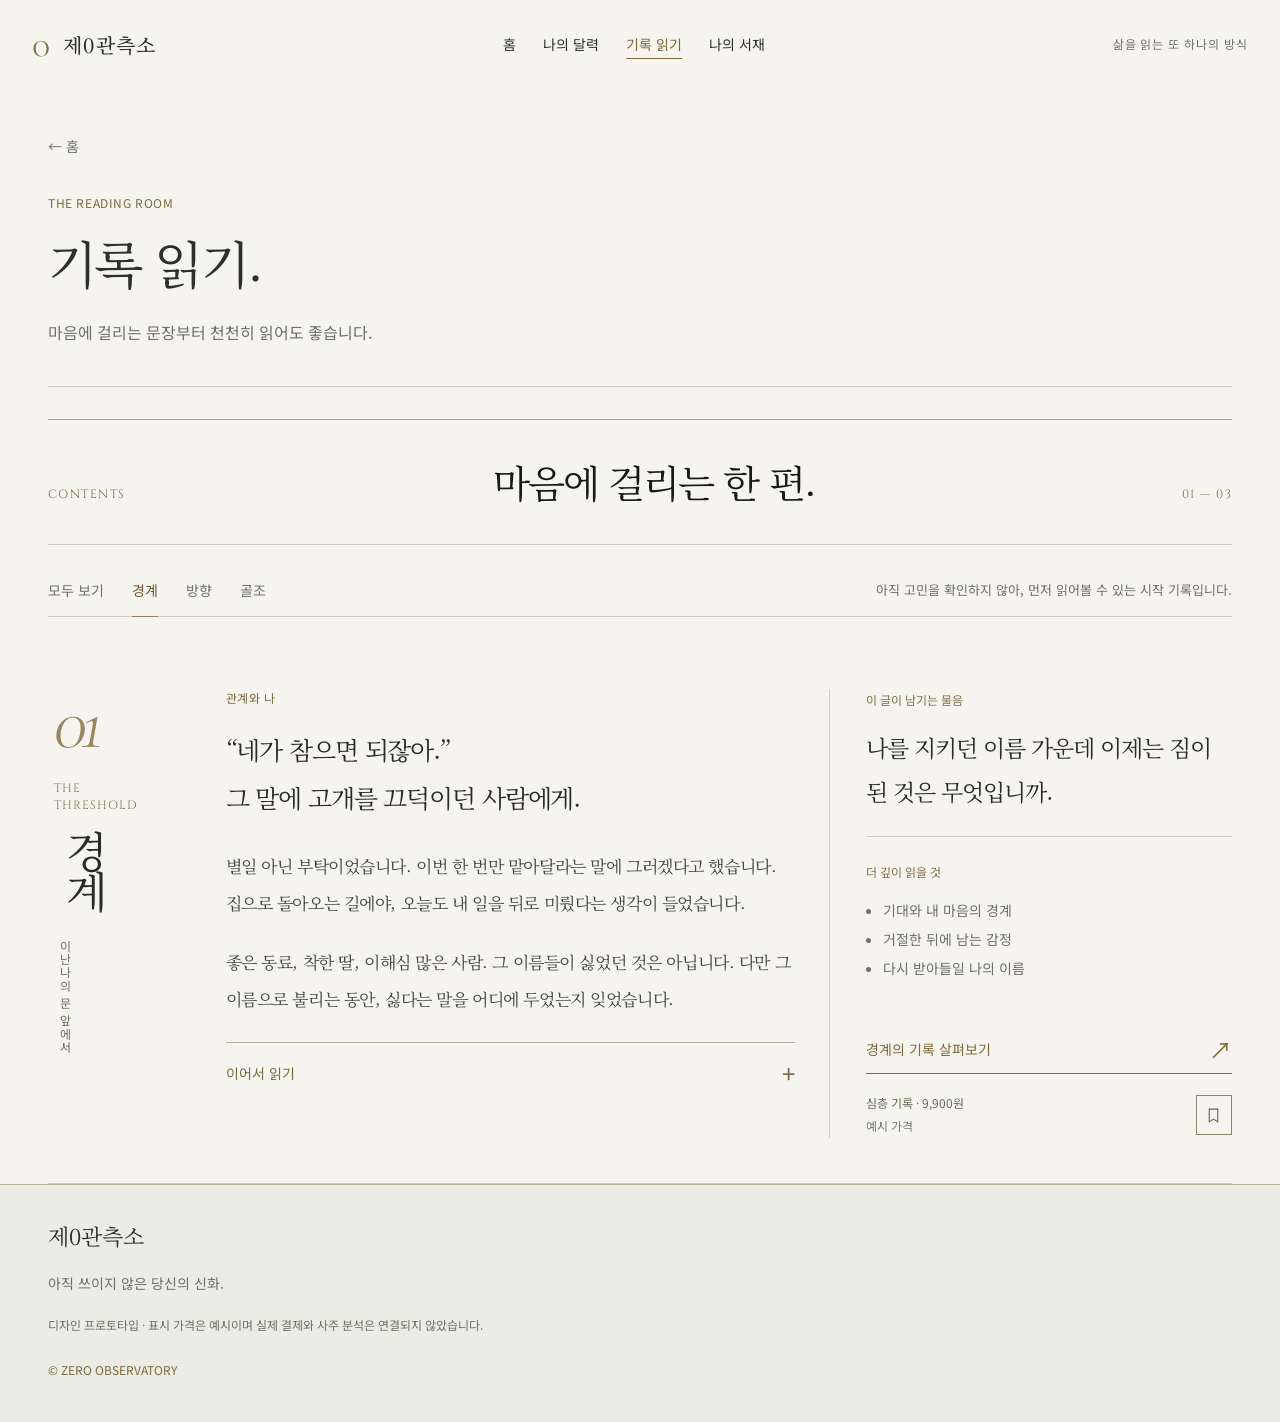
<file: readings.html>
<!doctype html>
<html lang="ko">
<head>
<meta charset="utf-8"><meta name="viewport" content="width=device-width,initial-scale=1">
<title>기록 읽기 · 제0관측소</title>
<meta name="description" content="경계, 방향, 골조. 마음에 걸리는 물음부터 읽어보세요.">
<meta name="theme-color" content="#f6f4ed">
<meta name="color-scheme" content="light">
<link rel="preconnect" href="https://fonts.googleapis.com"><link rel="preconnect" href="https://fonts.gstatic.com" crossorigin>
<link href="https://fonts.googleapis.com/css2?family=Cinzel:wght@400;500&family=Cormorant+Garamond:ital,wght@0,300;0,400;0,500;0,600;1,400&family=Noto+Sans+KR:wght@400;500;600;700&family=Noto+Serif+KR:wght@400;500;600&display=swap" rel="stylesheet">
<link rel="stylesheet" href="home.css"><link rel="stylesheet" href="scroll-scenes.css"><link rel="stylesheet" href="editorial.css"><link rel="stylesheet" href="sanctuary.css"><link rel="stylesheet" href="calendar.css?v=20260909-3"><link rel="stylesheet" href="home-refinement.css?v=20260909-4"><link rel="stylesheet" href="pages.css?v=20260909-4">
<link rel="stylesheet" href="personal.css?v=2"><link rel="stylesheet" href="reading-catalog.css?v=1"><script src="personal-model.js?v=2" defer></script><script src="personal-store.js?v=2" defer></script><script src="calendar-model.js" defer></script><script src="readings.js?v=20260909-4" defer></script></head>
<body class="sanctuary-home page-readings"><a class="skip-link" href="#main">본문 바로가기</a>
<header class="site-head wrap"><a class="brand" href="home.html"><span class="brand-zero" aria-hidden="true">0</span> 제0관측소</a><nav aria-label="메인"><a href="home.html">홈</a><a href="calendar.html">나의 달력</a><a href="readings.html" class="active" aria-current="page">기록 읽기</a><a href="library.html">나의 서재</a></nav><span class="head-caption">삶을 읽는 또 하나의 방식</span></header>
<main id="main">
<header class="page-heading wrap"><a class="page-back" href="home.html">← 홈</a><p class="overline">THE READING ROOM</p><h1>기록 읽기.</h1><p>마음에 걸리는 문장부터 천천히 읽어도 좋습니다.</p></header><section class="explore wrap" id="explore"><header class="contents-heading"><span>CONTENTS</span><h2>마음에 걸리는 한 편.</h2><span>01 — 03</span></header><div class="catalog-toolbar"><div class="filters" role="group" aria-label="물음 분류"><button type="button" data-filter="all" aria-pressed="false">모두 보기</button><button type="button" data-filter="boundary" aria-pressed="true">경계</button><button type="button" data-filter="direction" aria-pressed="false">방향</button><button type="button" data-filter="structure" aria-pressed="false">골조</button></div><span class="catalog-note" id="recommendation-basis">지금의 마음에 맞춘 기록</span></div><div class="reading-catalog" id="reading-catalog" hidden aria-label="기록 미리보기">
<a class="reading-cover" href="readings.html?chapter=boundary#explore"><img src="assets/reading-boundary-v1.jpg" width="1536" height="1024" alt="햇살과 얇은 커튼 사이로 올리브 정원이 보이는 대리석 문" loading="lazy"><div class="reading-cover-copy"><span class="reading-cover-label">01 / 경계</span><h3>나를 지키던 이름이<br>무거워질 때.</h3><span class="reading-cover-arrow" aria-hidden="true">↗</span></div></a>
<a class="reading-cover" href="readings.html?chapter=direction#explore"><img src="assets/reading-direction-v1.jpg" width="1536" height="1024" alt="대리석 기둥 사이에서 지중해로 이어지는 밝은 돌길" loading="lazy"><div class="reading-cover-copy"><span class="reading-cover-label">02 / 방향</span><h3>그리운 곳과<br>머물 곳은 다릅니다.</h3><span class="reading-cover-arrow" aria-hidden="true">↗</span></div></a>
<a class="reading-cover" href="readings.html?chapter=structure#explore"><img src="assets/reading-structure-v1.jpg" width="1536" height="1024" alt="햇살을 받은 대리석 기둥 아래에서 자라나는 올리브 새싹" loading="lazy"><div class="reading-cover-copy"><span class="reading-cover-label">03 / 골조</span><h3>남은 것은,<br>다시 시작할 재료.</h3><span class="reading-cover-arrow" aria-hidden="true">↗</span></div></a>
</div><div class="products essays">
<article class="product essay essay-boundary" data-kind="boundary" id="boundary-reading" aria-labelledby="boundary-title"><div class="essay-spine"><span class="essay-no">01</span><p>THE<br>THRESHOLD</p><h3 id="boundary-title">경계</h3><span class="essay-myth">이난나의 문 앞에서</span></div><div class="essay-body"><p class="essay-kicker">관계와 나</p><h4>“네가 참으면 되잖아.”<br>그 말에 고개를 끄덕이던 사람에게.</h4><p>별일 아닌 부탁이었습니다. 이번 한 번만 맡아달라는 말에 그러겠다고 했습니다. 집으로 돌아오는 길에야, 오늘도 내 일을 뒤로 미뤘다는 생각이 들었습니다.</p><p>좋은 동료, 착한 딸, 이해심 많은 사람. 그 이름들이 싫었던 것은 아닙니다. 다만 그 이름으로 불리는 동안, 싫다는 말을 어디에 두었는지 잊었습니다.</p><details class="reading-more"><summary><span class="when-closed">이어서 읽기</span><span class="when-open">접어두기</span><span class="disclosure" aria-hidden="true">+</span></summary><div class="continued-prose"><p>이난나가 문 앞에서 내려놓은 것을, 이 기록은 오래 입은 역할에 겹쳐 읽습니다. 왕관을 벗는 일은 머리를 잃는 일이 아닙니다. 누군가의 기대를 내려놓는다고 해서, 그 사람을 소중히 여겼던 마음까지 사라지지는 않습니다.</p><p>이번에는 대답을 조금 늦춰봅니다. “내 일정을 보고 말해줄게.” 관계를 끊겠다는 선언 대신, 내 쪽의 사정을 확인할 짧은 시간을 마련하는 것입니다.</p><p>지키고 싶은 관계와 계속하고 싶지 않은 역할을 따로 적어봅니다. 두 목록이 반드시 같지는 않을 것입니다.</p></div></details></div><aside class="essay-question"><span class="question-label">이 글이 남기는 물음</span><p>나를 지키던 이름 가운데 이제는 짐이 된 것은 무엇입니까.</p><div class="essay-topics"><span>더 깊이 읽을 것</span><ul><li>기대와 내 마음의 경계</li><li>거절한 뒤에 남는 감정</li><li>다시 받아들일 나의 이름</li></ul></div><button data-product="boundary" class="reading-link">경계의 기록 살펴보기 <span aria-hidden="true">↗</span></button><div class="essay-save-row"><span>심층 기록 · 9,900원<small>예시 가격</small></span><button class="bookmark" data-save="boundary" aria-label="경계 물음 담기" aria-pressed="false"><svg viewBox="0 0 24 24" fill="none" stroke="currentColor" stroke-width="1.5" aria-hidden="true"><path d="M6 3h12v18l-6-4-6 4z"/></svg></button></div></aside></article>
<article class="product essay essay-direction" data-kind="direction" hidden aria-labelledby="direction-title"><header class="short-essay-head"><div><span class="essay-kicker">02 / 선택과 머무름</span><h3 id="direction-title">방향</h3></div><span class="short-english">A place<br>to <em>return.</em></span></header><div class="essay-body"><h4>돌아가고 싶은 건,<br>그곳일까요. 그때의 나일까요.</h4><p>예전에 살던 동네를 찾아갔습니다. 가게 몇 개가 바뀌었고, 자주 걷던 골목은 생각보다 짧았습니다. 그토록 돌아오고 싶었는데, 막상 도착하니 할 일이 없었습니다.</p><p>그리운 풍경 속에는 그곳에서 살던 내가 함께 있습니다. 지금보다 덜 지쳐 있던 얼굴, 아직 선택하지 않은 일들. 주소를 되찾는다고 그 시간까지 돌아오는 것은 아닙니다.</p><details class="reading-more"><summary><span class="when-closed">이어서 읽기</span><span class="when-open">접어두기</span><span class="disclosure" aria-hidden="true">+</span></summary><div class="continued-prose"><p>이 기록에서 귀환은 오래된 자리를 되찾는 일보다, 지금의 몸으로 머물 곳을 고르는 일에 가깝습니다. 그때는 좋았지만 지금은 감당하기 어려운 것, 그때는 몰랐지만 이제는 필요한 것을 나누어봅니다.</p><p>떠나온 곳을 좋아하는 마음은 남겨도 됩니다. 그 마음이 다음 주소까지 정하게 둘 필요는 없습니다.</p></div></details></div><div class="short-question"><span class="question-label">남은 물음</span><p>돌아가고 싶은 곳과 지금 머물 수 있는 곳은 어디서 갈라집니까.</p></div><div class="essay-purchase"><button data-product="direction" class="reading-link">방향의 기록 살펴보기 <span aria-hidden="true">↗</span></button><button class="bookmark" data-save="direction" aria-label="방향 물음 담기" aria-pressed="false"><svg viewBox="0 0 24 24" fill="none" stroke="currentColor" stroke-width="1.5" aria-hidden="true"><path d="M6 3h12v18l-6-4-6 4z"/></svg></button></div><p class="essay-price">심층 기록 · 9,900원 <span>예시 가격</span></p></article>
<article class="product essay essay-structure" data-kind="structure" hidden aria-labelledby="structure-title"><header class="short-essay-head"><div><span class="essay-kicker">03 / 일과 삶</span><h3 id="structure-title">골조</h3></div><span class="short-english">What<br><em>remains.</em></span></header><div class="essay-body"><h4>빈손이라고 생각한 날,<br>손에 남아 있던 것들.</h4><p>오래 준비한 일이 끝났습니다. 계획대로 되지 않은 쪽으로요. 책상을 비우다 보니 버릴 것은 금방 골라졌는데, 가져갈 것은 선뜻 떠오르지 않았습니다.</p><p>그 일을 하며 익힌 감각, 어려운 부탁을 함께 나눈 사람, 이제는 피하고 싶은 방식을 알아보는 눈. 성과라고 부르지 않았을 뿐, 없어진 것은 아니었습니다.</p><details class="reading-more"><summary><span class="when-closed">이어서 읽기</span><span class="when-open">접어두기</span><span class="disclosure" aria-hidden="true">+</span></summary><div class="continued-prose"><p>여기서 길가메시의 성벽은 남은 세계를 바라보는 장면으로 읽힙니다. 원하던 답을 얻지 못한 뒤에도, 손을 댈 수 있는 돌은 그 자리에 있습니다.</p><p>커다란 새 계획을 세우기 전에, 이번 주에 다시 쓸 수 있는 것부터 적습니다. 익숙한 기술 하나, 연락할 사람 하나, 비워둘 수 있는 시간 하나. 처음 놓을 돌은 그 정도 크기여도 됩니다.</p></div></details></div><div class="short-question"><span class="question-label">남은 물음</span><p>남은 것 가운데 내 손으로 다시 다룰 수 있는 것은 무엇입니까.</p></div><div class="essay-purchase"><button data-product="structure" class="reading-link">골조의 기록 살펴보기 <span aria-hidden="true">↗</span></button><button class="bookmark" data-save="structure" aria-label="골조 물음 담기" aria-pressed="false"><svg viewBox="0 0 24 24" fill="none" stroke="currentColor" stroke-width="1.5" aria-hidden="true"><path d="M6 3h12v18l-6-4-6 4z"/></svg></button></div><p class="essay-price">심층 기록 · 9,900원 <span>예시 가격</span></p></article></div><p id="filter-status" class="sr-only" role="status"></p></section>
</main>
<footer class="site-footer"><div class="wrap"><a class="brand" href="home.html"><span class="brand-symbol" aria-hidden="true">✳</span><span>제0관측소<small>ZERO OBSERVATORY</small></span></a><p>아직 쓰이지 않은 당신의 신화.</p><small>디자인 프로토타입 · 표시 가격은 예시이며 실제 결제와 사주 분석은 연결되지 않았습니다.</small><span class="footer-mark">© ZERO OBSERVATORY</span></div></footer>
<nav class="mobile-nav" aria-label="모바일 메인"><a href="home.html"><span aria-hidden="true">⌂</span>홈</a><a href="calendar.html"><span aria-hidden="true">▦</span>나의 달력</a><a href="readings.html" class="active" aria-current="page"><span aria-hidden="true">✧</span>기록 읽기</a><a href="library.html"><span aria-hidden="true">▤</span>나의 서재</a></nav><dialog id="product-dialog" aria-labelledby="dialog-title"><button class="close" aria-label="닫기" type="button">×</button><div class="dialog-art"><img id="dialog-image" alt=""><span id="dialog-art-name"></span></div><div class="dialog-copy"><p id="dialog-category" class="overline"></p><h2 id="dialog-title"></h2><p id="dialog-question"></p><div class="dialog-excerpt"><span>기록의 첫 문장</span><p id="dialog-excerpt"></p></div><section class="reading-response" aria-labelledby="response-title"><h3 id="response-title">읽고 나니, 어떤가요?</h3><div class="response-buttons" role="group" aria-label="이 기록에 대한 반응"><button type="button" id="response-yes" aria-pressed="false">와닿았어요</button><button type="button" id="response-later" aria-pressed="false">지금은 아니에요</button></div><p class="personal-small">반응은 다음 추천에 반영됩니다. 다시 누르면 취소할 수 있어요.</p><label for="reading-note">남겨두고 싶은 한 문장 <small>1,000자 이내</small></label><textarea id="reading-note" maxlength="1000" rows="3" placeholder="내 상황과 겹쳤던 부분을 적어보세요."></textarea><button type="button" id="save-reading-note" class="text-link">메모 저장하기</button><p id="response-status" class="personal-status" role="status"></p><a class="personal-small" href="library.html#notebook-title">서재에서 내 반응과 메모 보기 ↗</a></section><div class="included"><h3>이 기록에서 마주할 것</h3><ol id="dialog-topics"></ol></div><a id="sample-link" class="sample-link" href="result.html">연결된 신화 먼저 읽기 <span aria-hidden="true">↗</span></a><div class="purchase-price"><span>심층 기록 한 편 <small>예시 가격</small></span><strong>9,900<span>원</span></strong></div><button id="purchase-button" class="button dark-button" type="button">이 물음의 기록 구매하기 <span aria-hidden="true">↗</span></button><button id="save-question" class="save-button" type="button">이 물음 담아두기</button><p id="save-status" role="status"></p><div id="checkout-preview" hidden><p class="overline">구매 미리보기</p><h3>당신의 다음 장을 준비하고 있어요.</h3><p>심층 기록과 결제는 아직 준비 중입니다.<br>물음을 담아두고 연결된 신화를 먼저 읽어보세요.</p><button id="checkout-back" type="button" class="text-link">상세로 돌아가기 <span aria-hidden="true">↗</span></button></div></div></dialog>
<div id="toast" class="toast" role="status"></div>

</body></html>
</file>
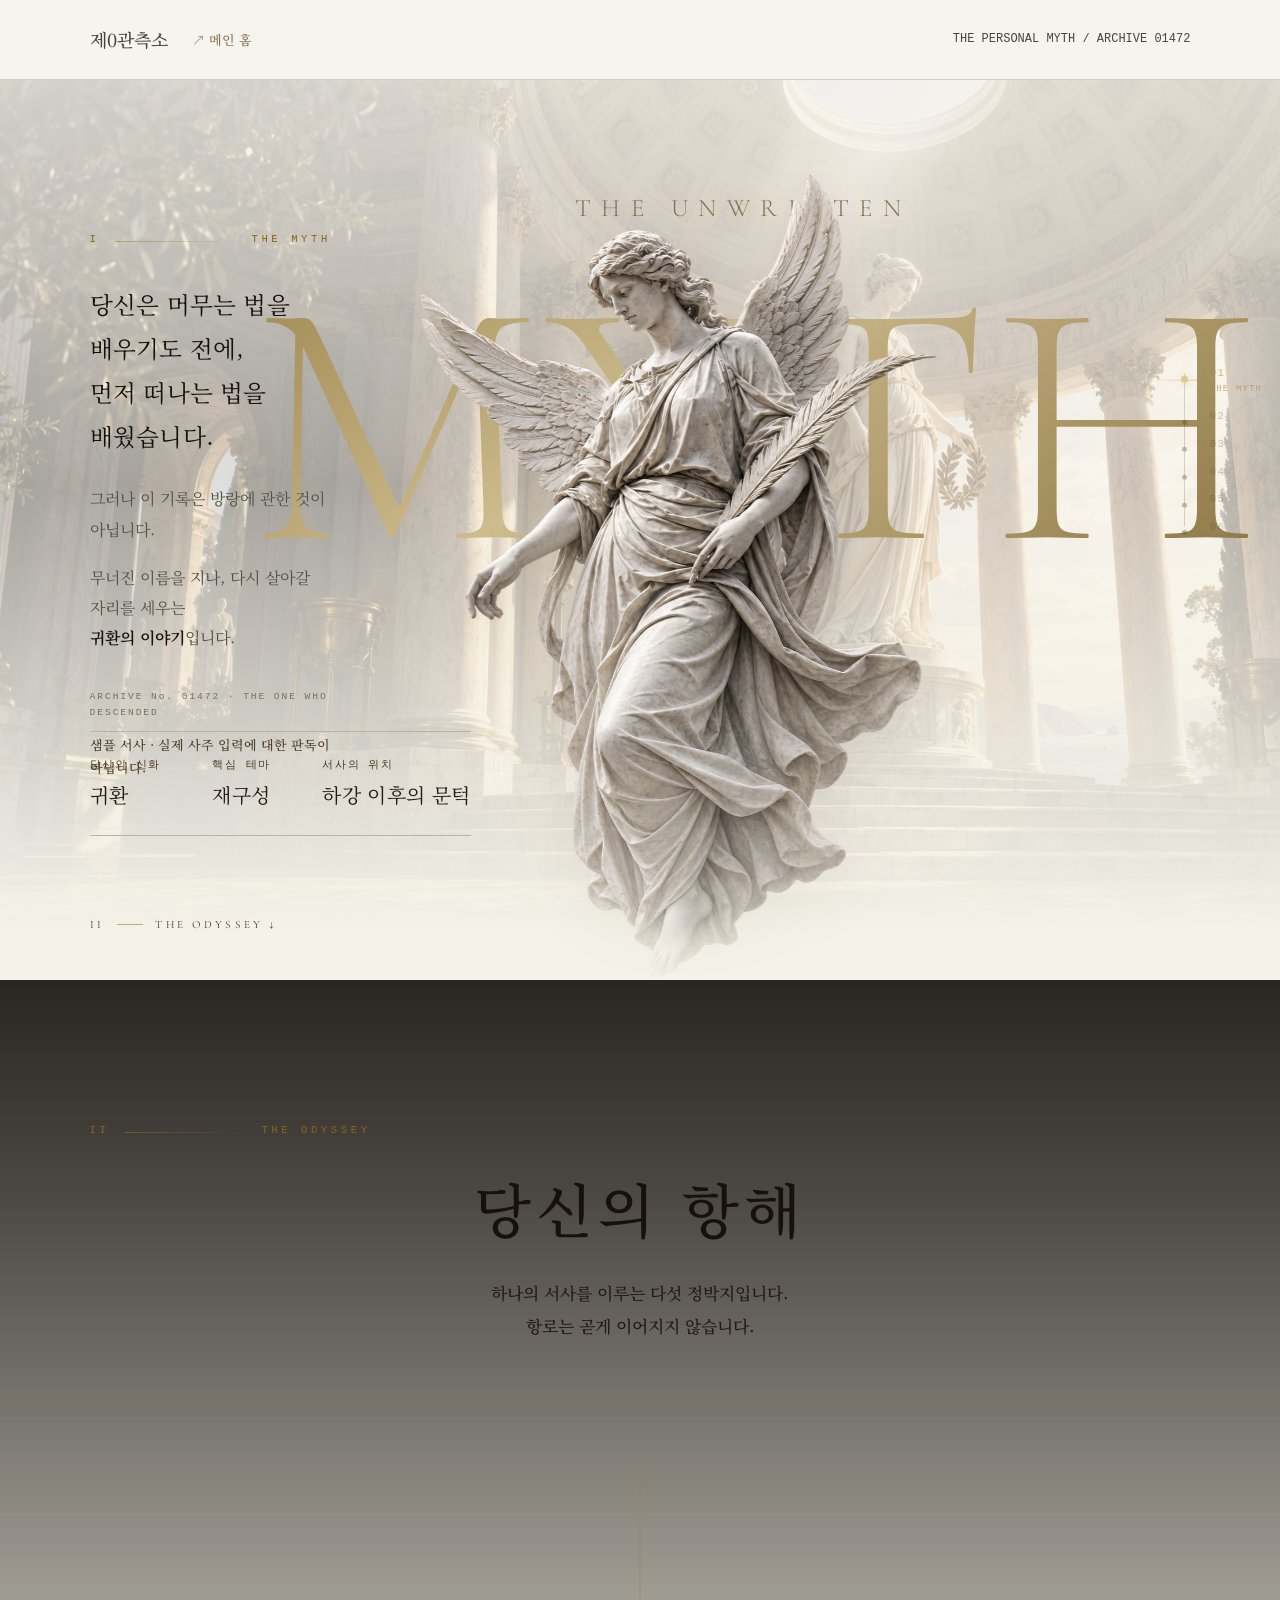
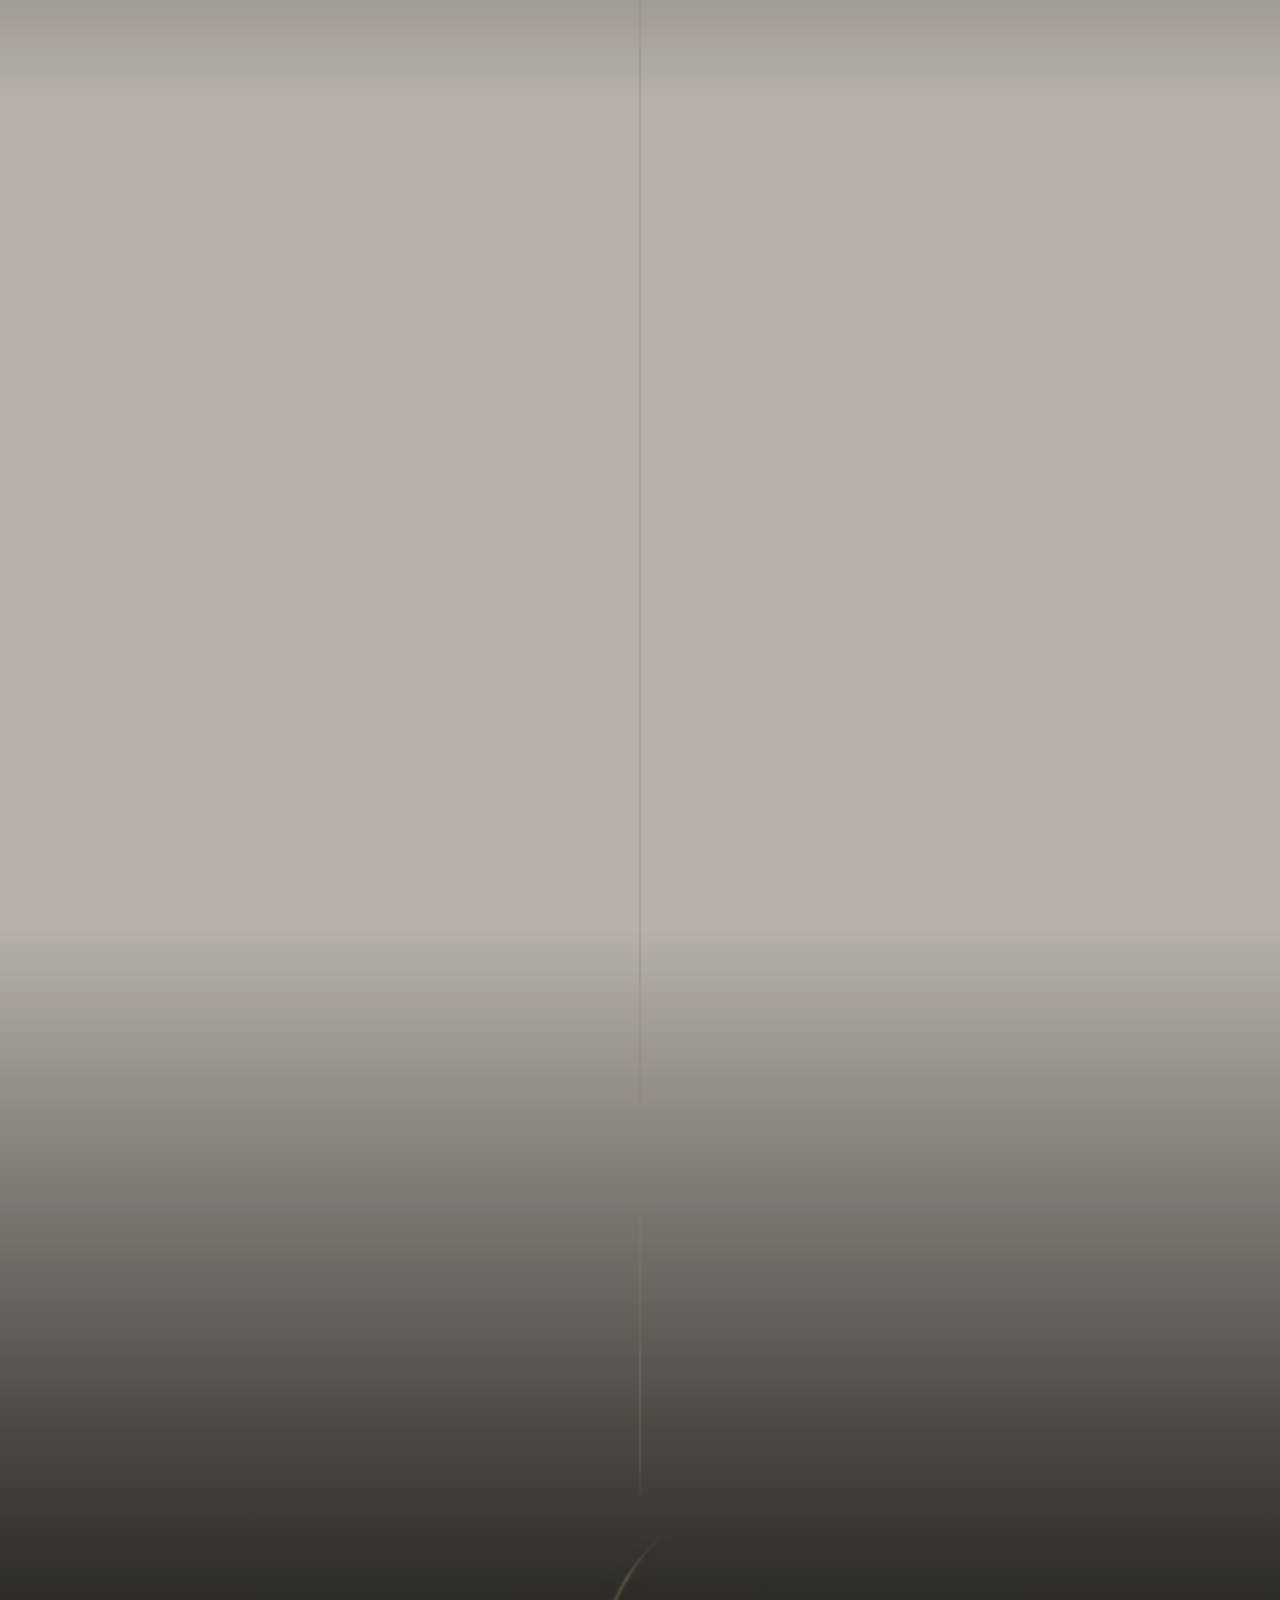
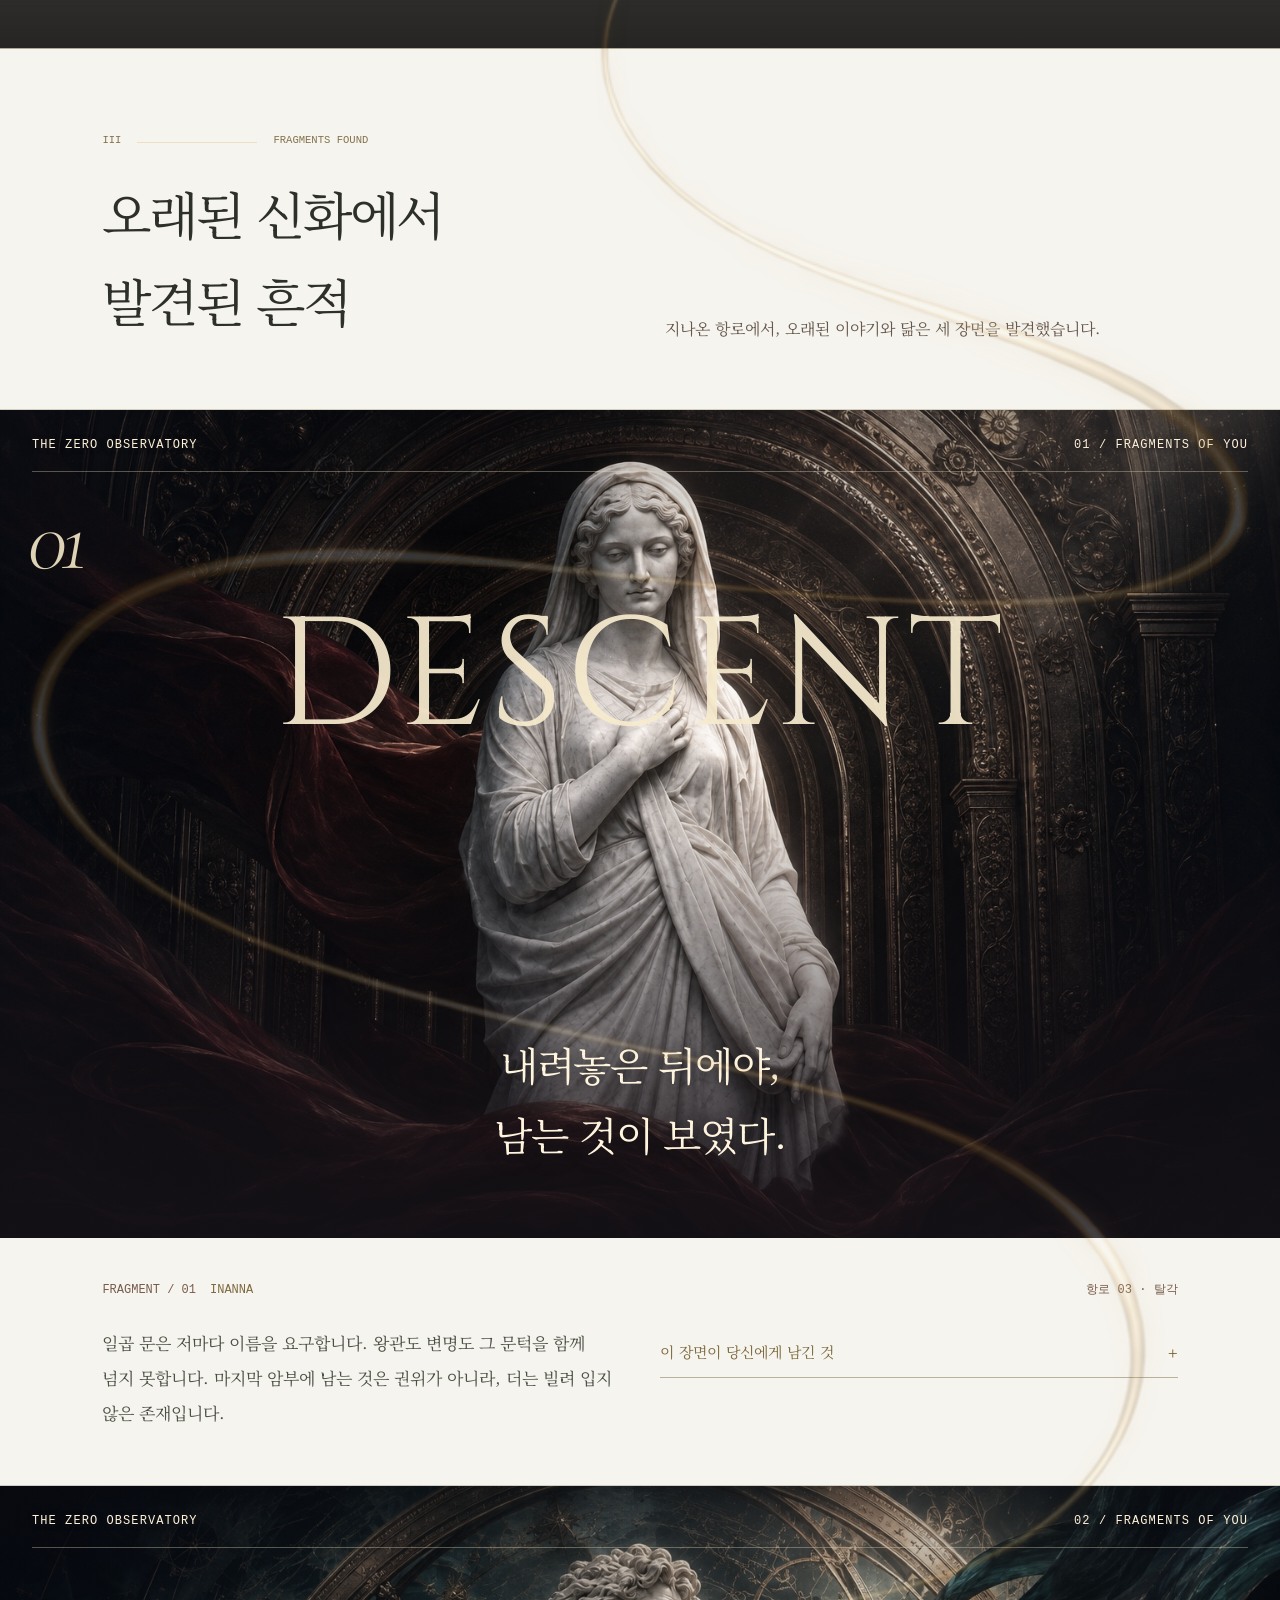
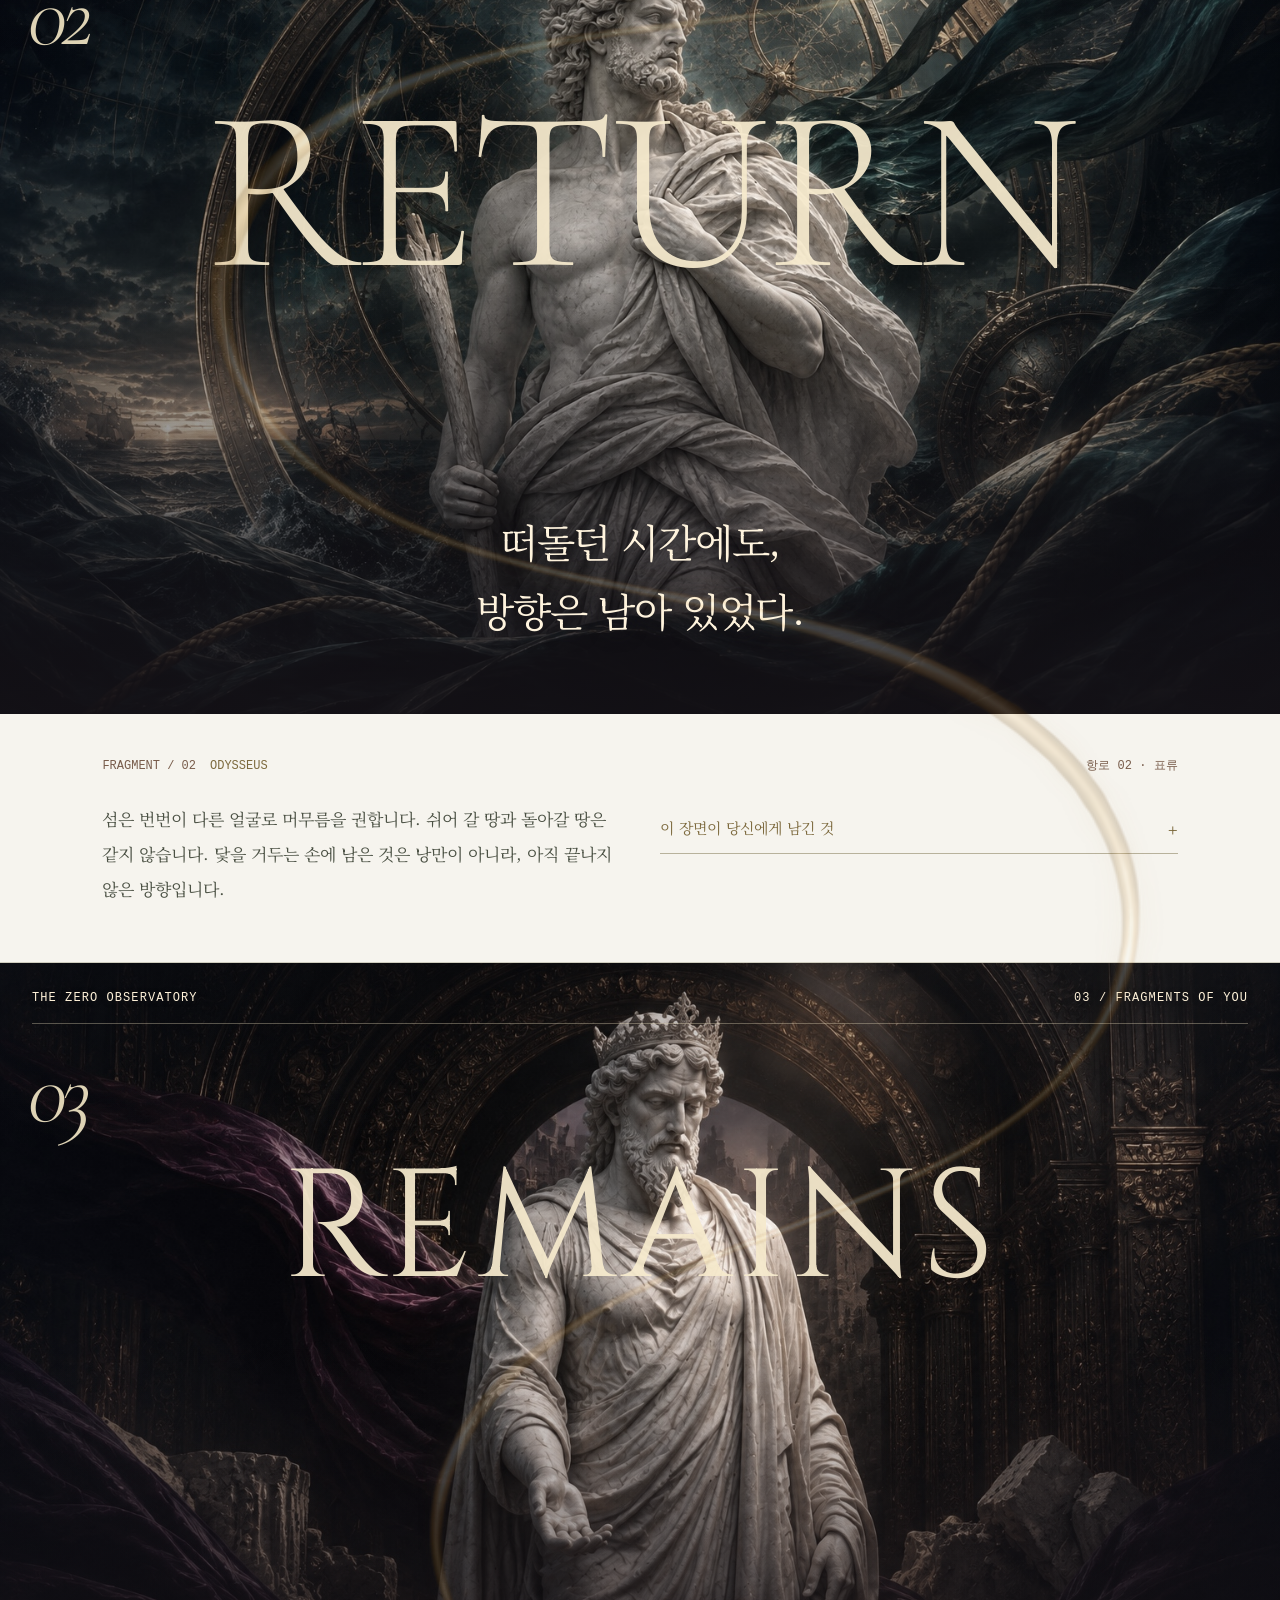
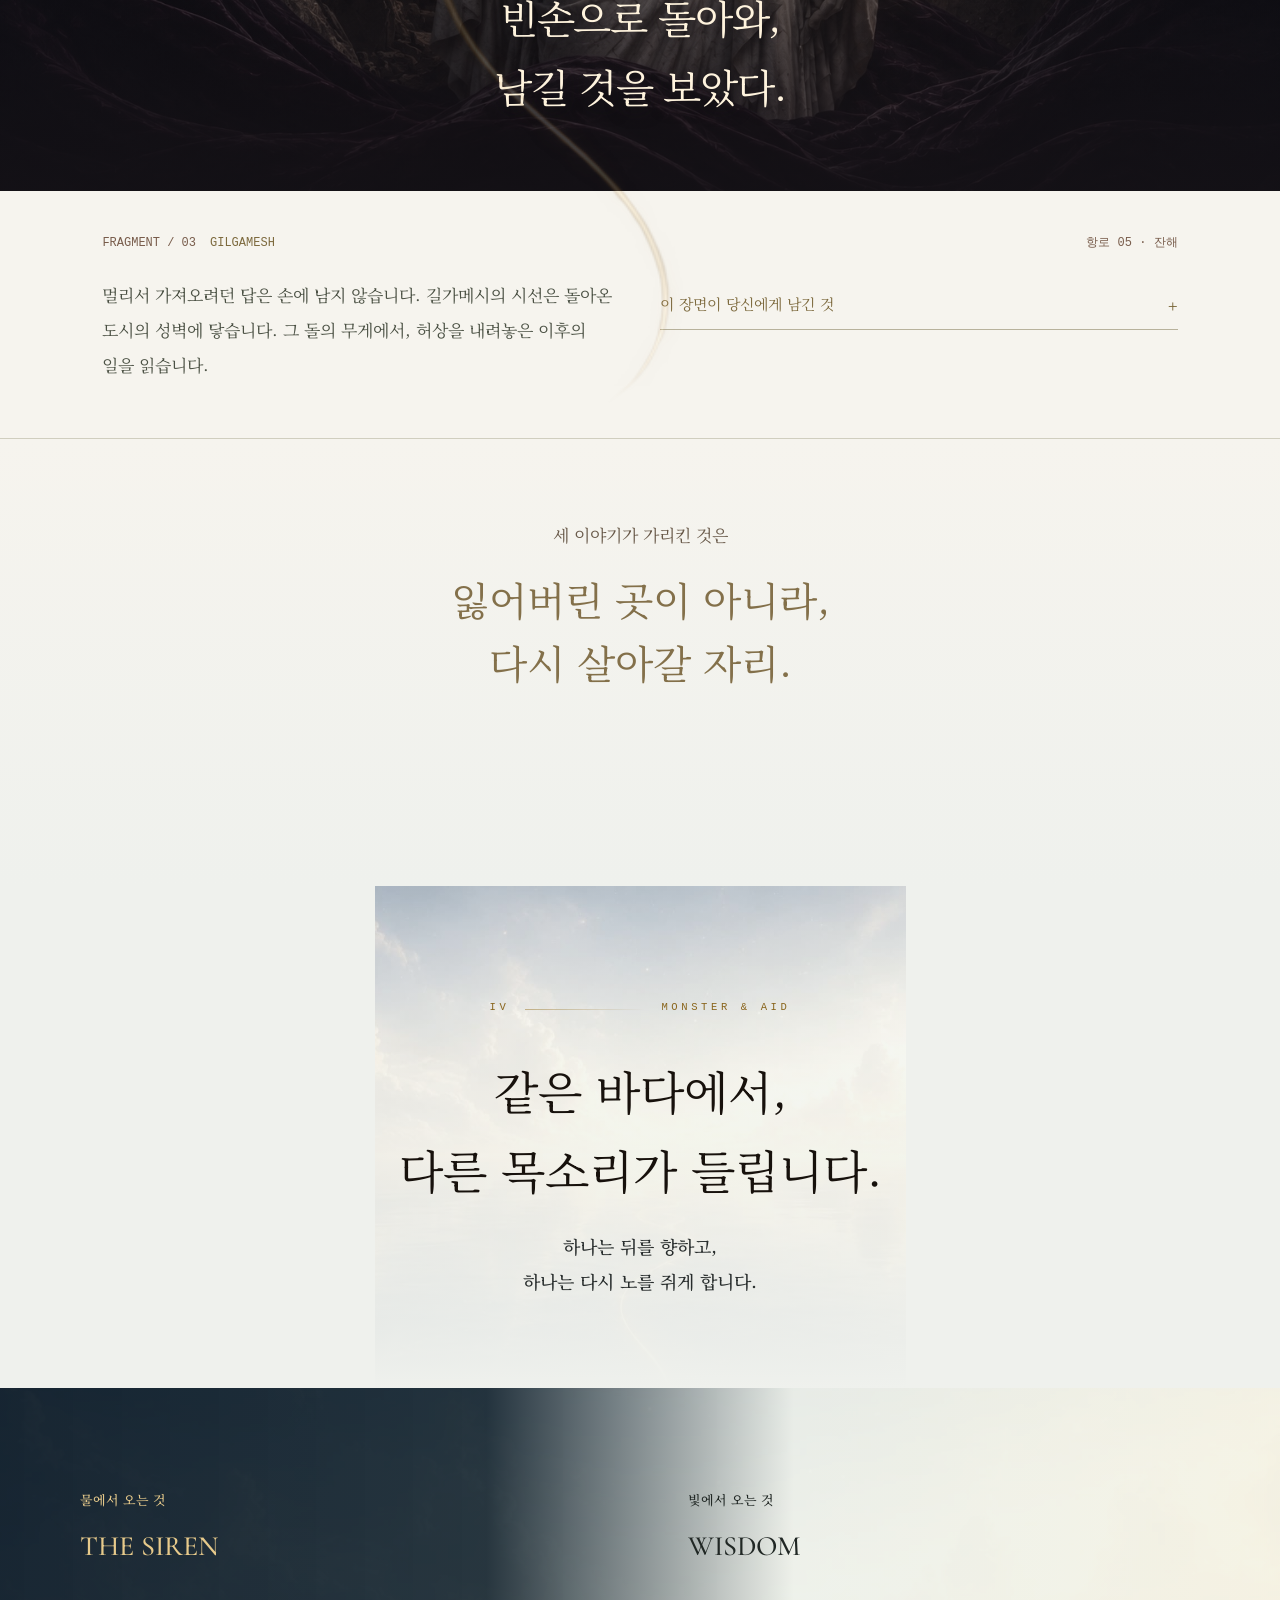
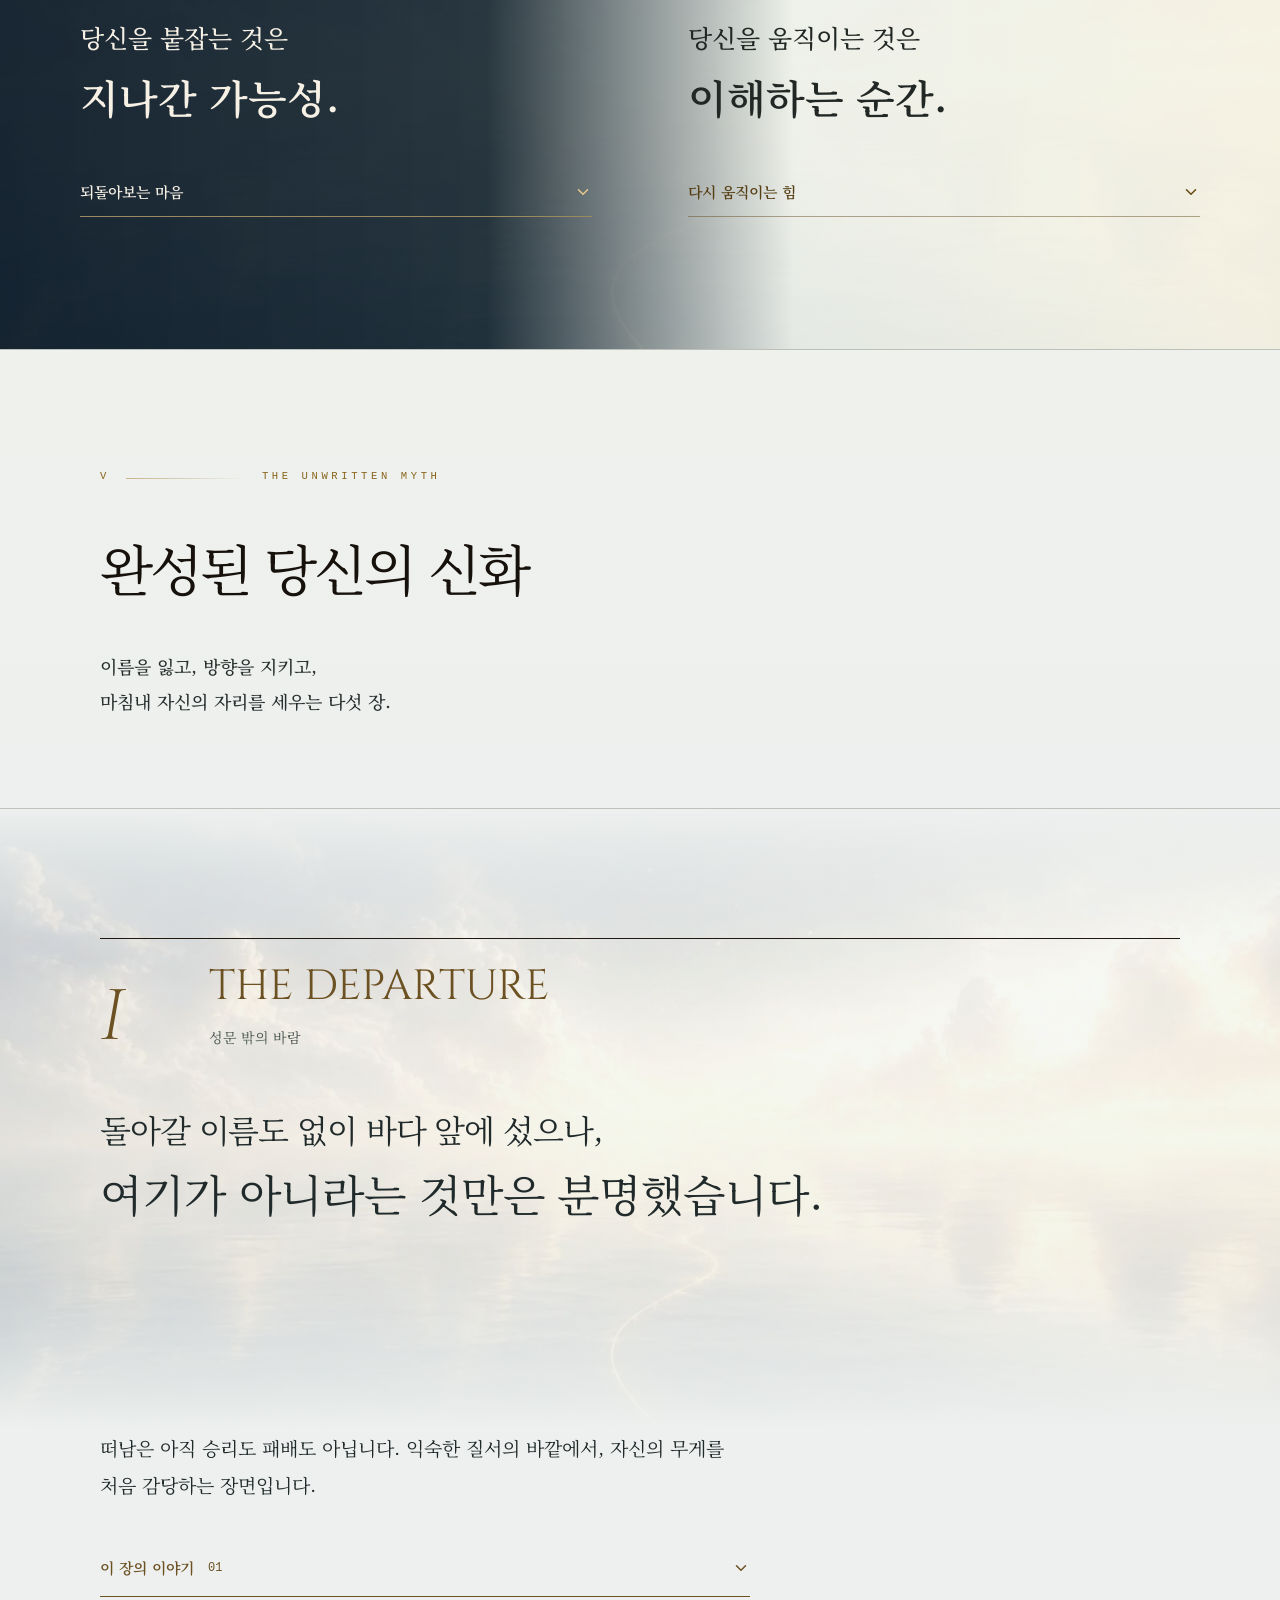
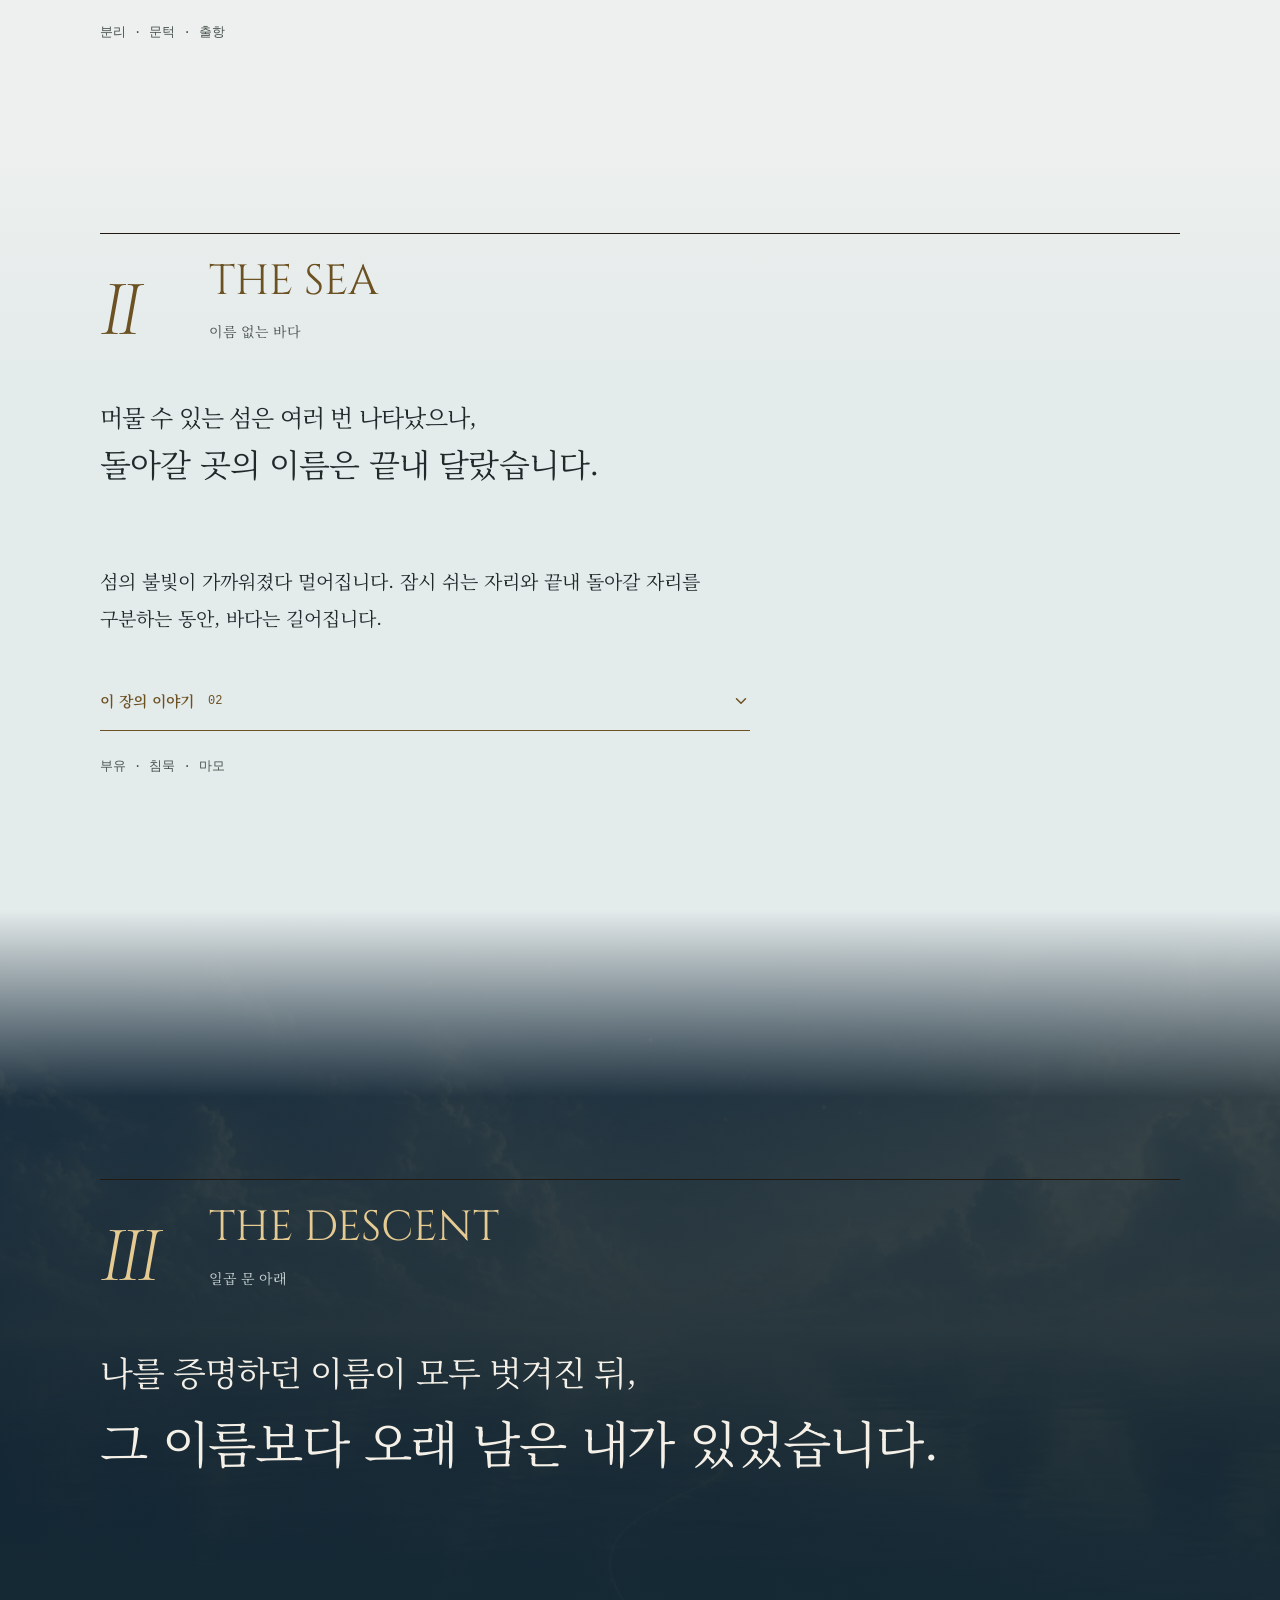
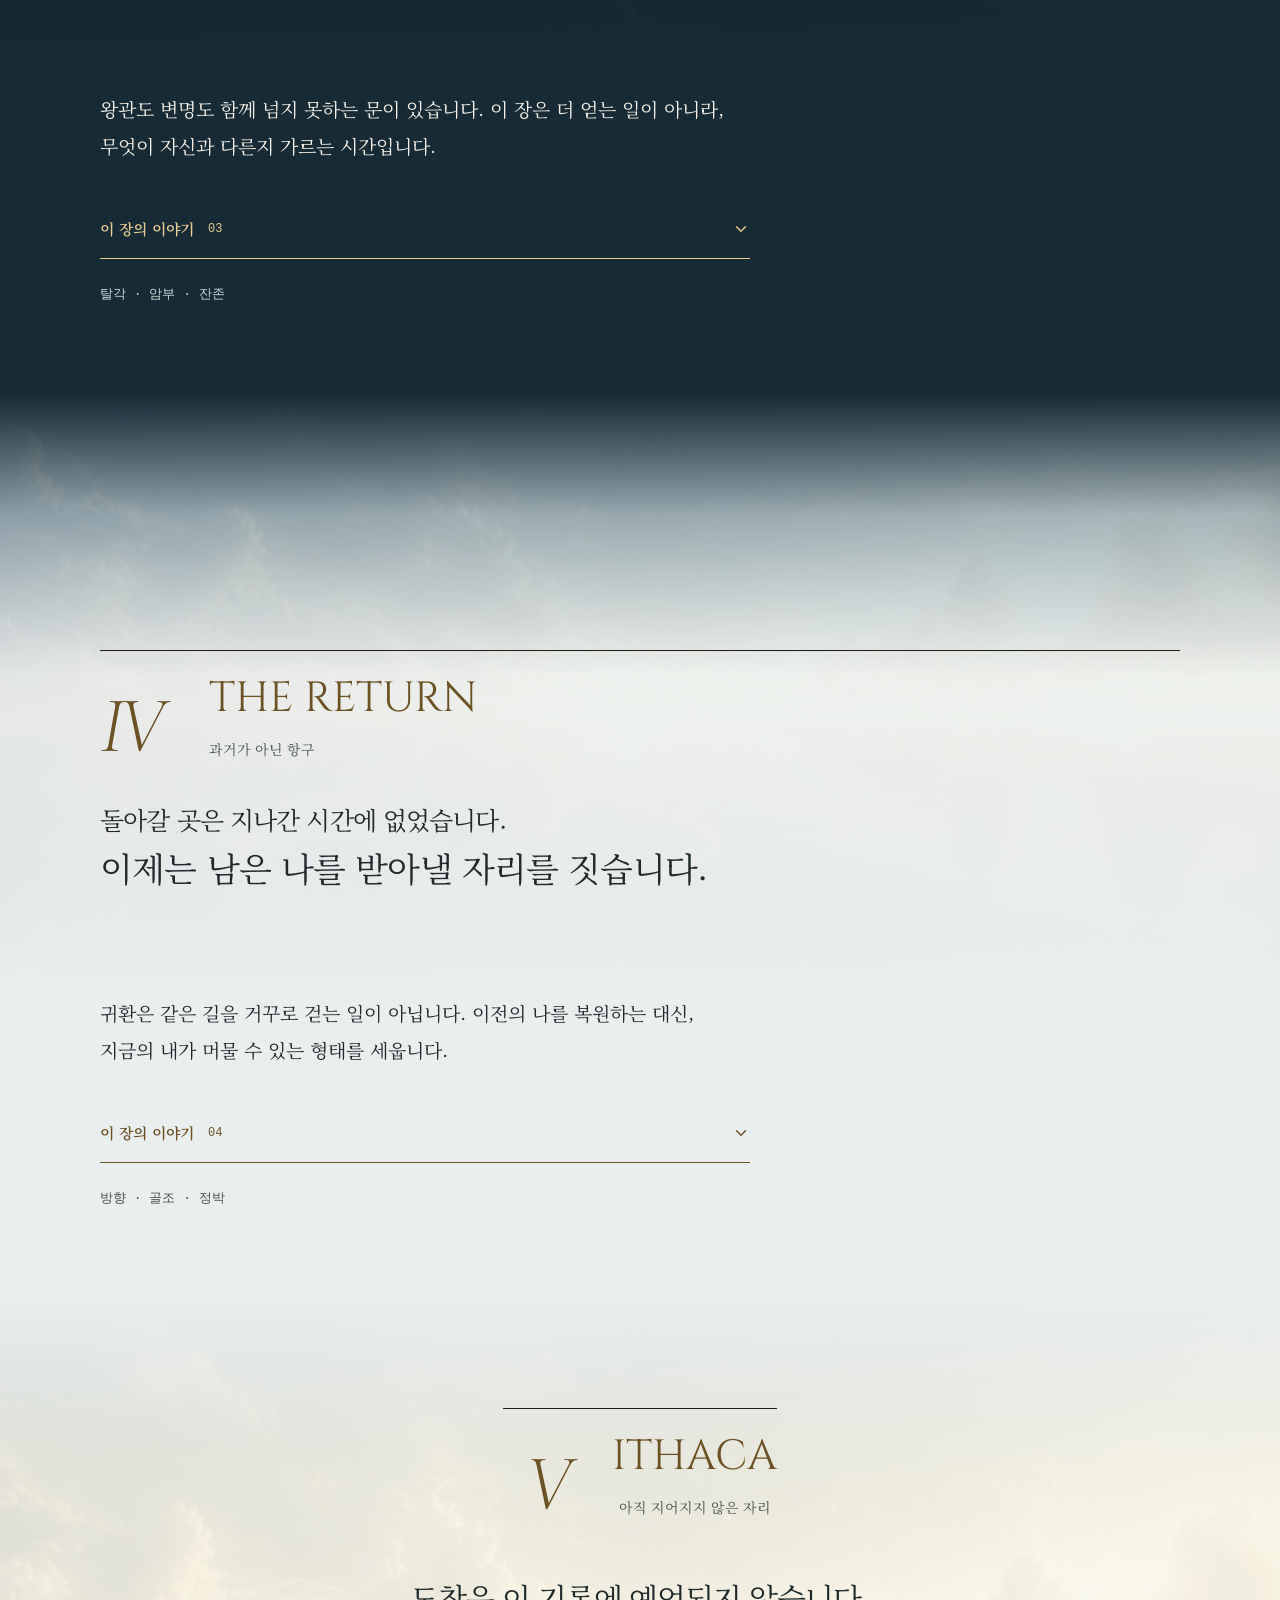
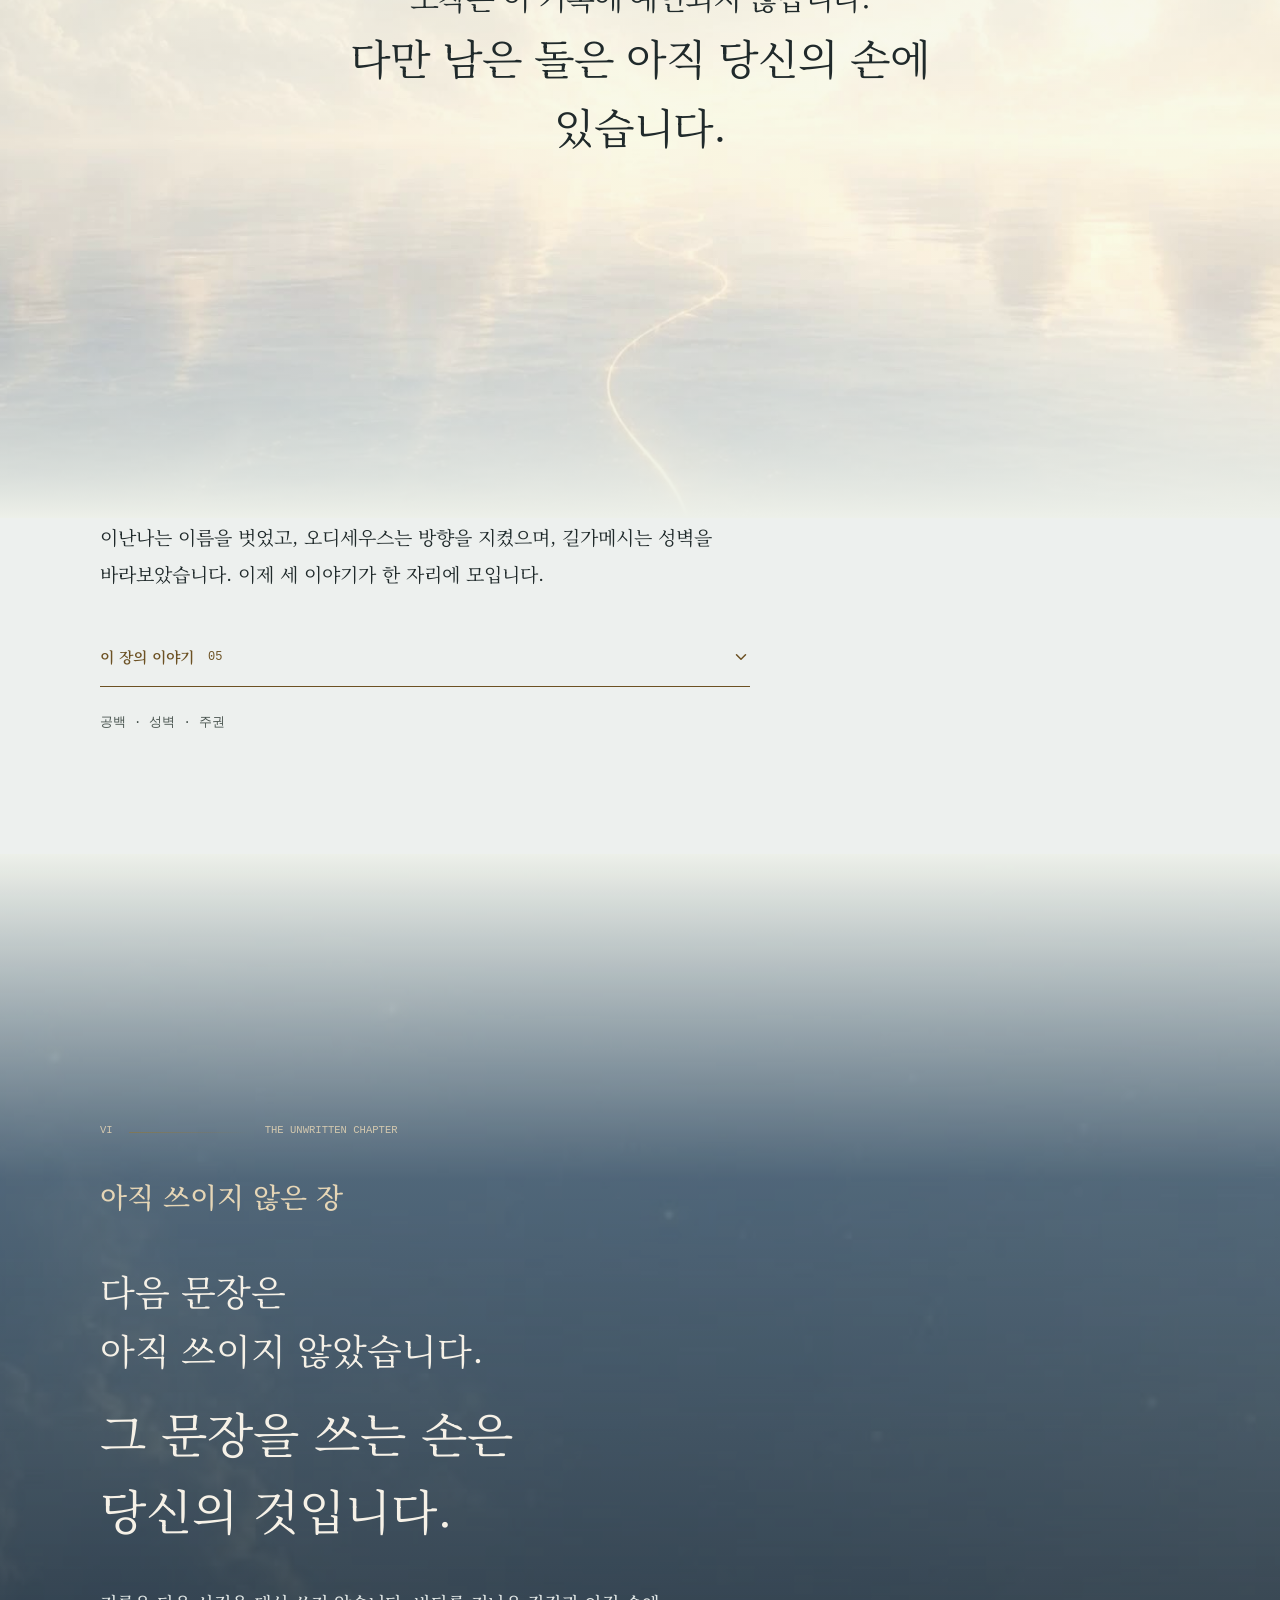
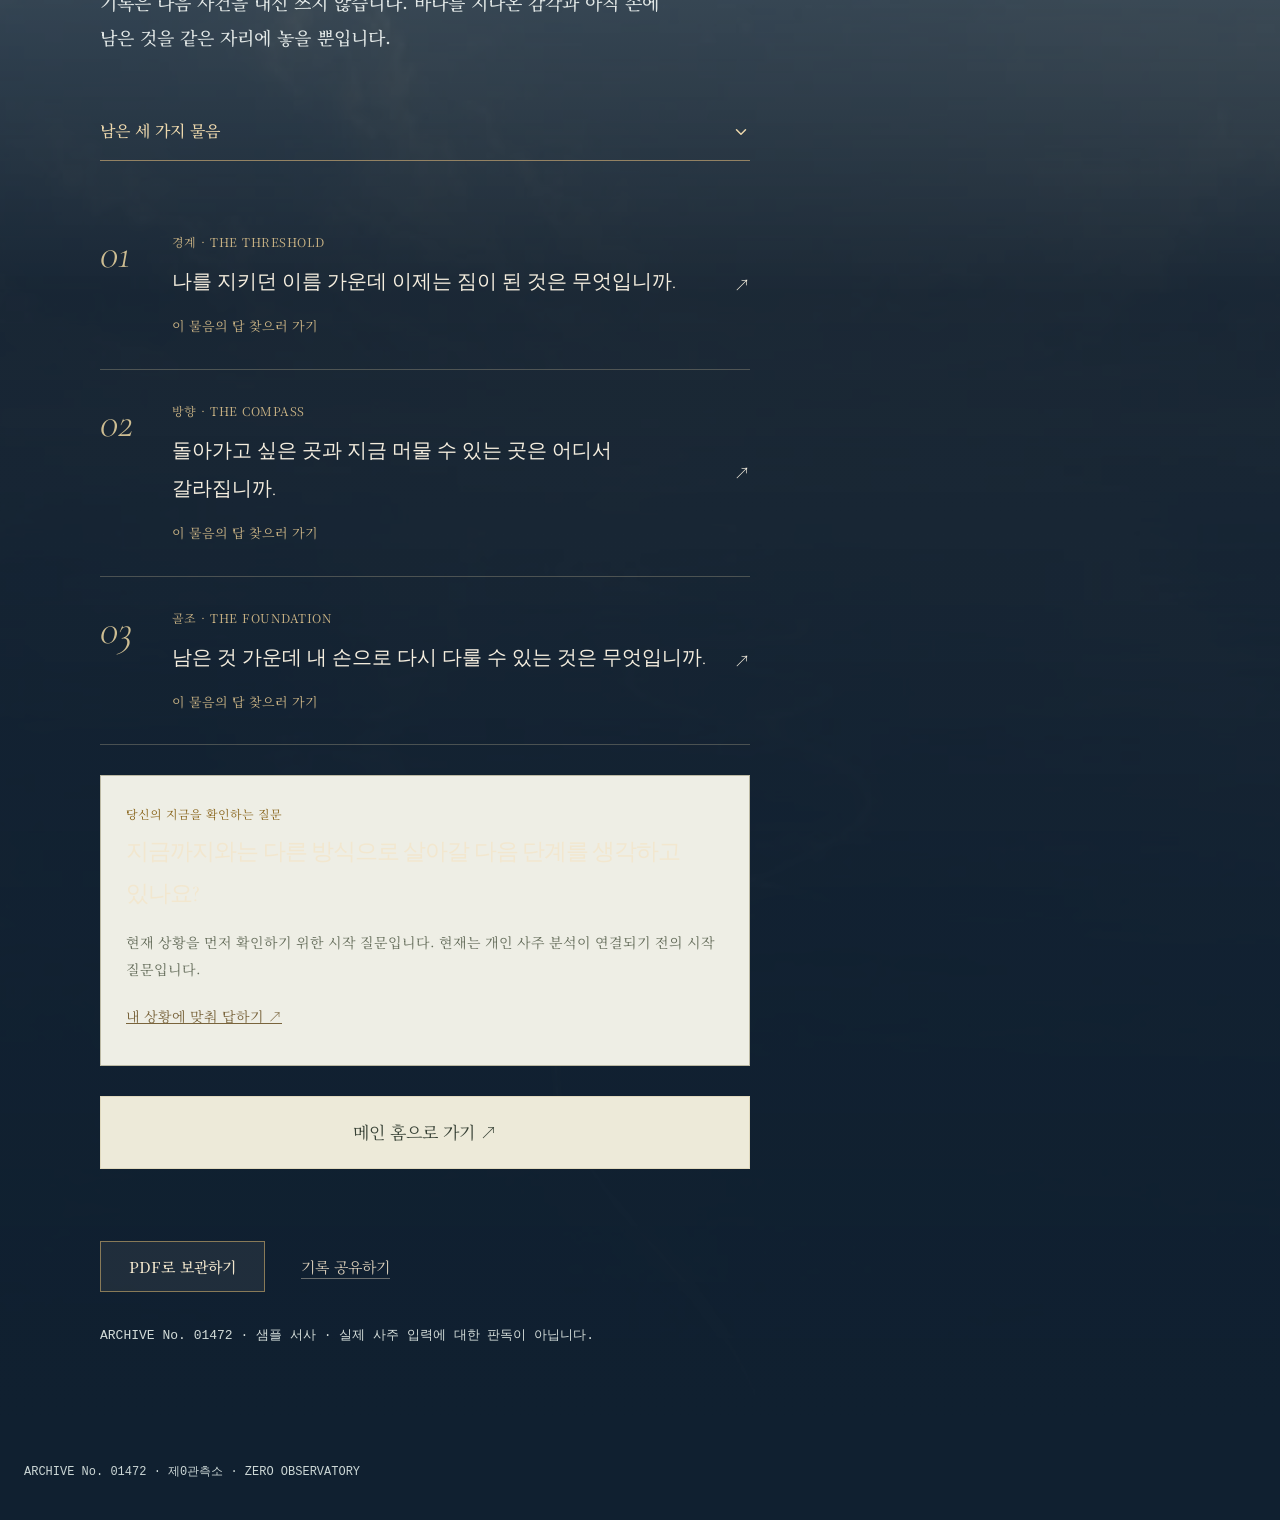
<file: result.html>
<!DOCTYPE html>
<html lang="ko">
<head>
<meta charset="utf-8">
<meta name="viewport" content="width=device-width, initial-scale=1, viewport-fit=cover">
<title>THE ONE WHO DESCENDED — ARCHIVE 01472</title>
<link rel="preconnect" href="https://fonts.googleapis.com">
<link rel="preconnect" href="https://fonts.gstatic.com" crossorigin>
<link href="https://fonts.googleapis.com/css2?family=Cinzel:wght@400;500&family=Cormorant+Garamond:ital,wght@0,300;0,400;0,500;1,400&family=Noto+Serif+KR:wght@200;300;400;500;600;700&display=swap" rel="stylesheet">
<link rel="stylesheet" href="result.css">
<link rel="stylesheet" href="reading.css?v=20260908-portraits3">
<link rel="stylesheet" href="poster.css?v=20260908-longread">
<link rel="stylesheet" href="epic.css?v=20260908-epic">
<link rel="stylesheet" href="result-editorial.css">
<link rel="stylesheet" href="sanctuary-result.css">
<link rel="stylesheet" href="personal.css?v=2"><script src="personal-model.js?v=2" defer></script><script src="personal-store.js?v=2" defer></script><script src="personal-entry.js?v=1" defer></script></head>
<body>

<div id="sea">
  <video autoplay muted loop playsinline preload="auto" poster="assets/8b37de4948e5a6.jpg">
    <source src="assets/dbacaede262010.mp4" type="video/mp4">
  </video>
  <div class="hour" id="hDay"></div>
  <div class="hour" id="hDusk"></div>
  <div class="hour" id="hNight"></div>
  <div id="reading-air" aria-hidden="true"></div>
</div>
<div id="tint"></div>
<div id="veil"></div>

<nav id="idx" aria-label="장 목록">
  <a href="#s1"><span class="n">01</span><span class="t">THE MYTH</span></a>
  <a href="#s3"><span class="n">02</span><span class="t">ODYSSEY</span></a>
  <a href="#s2"><span class="n">03</span><span class="t">FRAGMENTS</span></a>
  <a href="#s4"><span class="n">04</span><span class="t">MONSTER &amp; AID</span></a>
  <a href="#s5"><span class="n">05</span><span class="t">UNWRITTEN MYTH</span></a>
  <a href="#dusk"><span class="n">06</span><span class="t">UNWRITTEN CHAPTER</span></a>
</nav>

<main>
  <header class="result-edition"><a href="home.html">제0관측소 <span>↗ 메인 홈</span></a><span>THE PERSONAL MYTH / ARCHIVE 01472</span></header>
  <div id="voyage-ribbon" aria-hidden="true">
    <img class="ribbon-base" src="assets/voyage-gold-thread.png" alt="" width="724" height="2172">
    <img class="ribbon-lit" src="assets/voyage-gold-thread.png" alt="" width="724" height="2172">
  </div>

  <!-- 01 ── 거대 타이포 뒤로 조각상이 지나간다. 글자는 이미지가 아니라 HTML. -->
  <section id="s1">
    <div class="hero">
      <p class="bigline fadeIn" aria-hidden="true">THE UNWRITTEN</p>
      <h1 class="big fadeIn">MYTH</h1>
      <img class="angel" src="assets/1894a06d2c7981.png" alt="" aria-hidden="true">
    </div>

    <div class="heroText">
      <p class="eyebrow rise"><em>I</em><span></span><em>THE MYTH</em></p>
      <p class="hLead rise">당신은 머무는 법을 배우기도 전에,<br>먼저 떠나는 법을 배웠습니다.</p>
      <div class="lead rise">
        <p>그러나 이 기록은 방랑에 관한 것이 아닙니다.</p>
        <p>무너진 이름을 지나, 다시 살아갈 자리를 세우는<br><strong>귀환의 이야기</strong>입니다.</p>
      </div>
      <p class="arc rise">ARCHIVE No. <span class="archNo">01472</span> &middot; THE ONE WHO DESCENDED</p>
      <p class="entry rise" id="entry">샘플 서사 · 실제 사주 입력에 대한 판독이 아닙니다.</p>
    </div>
    <dl class="summary rise">
      <div><dt>당신의 신화</dt><dd>귀환</dd></div>
      <div><dt>핵심 테마</dt><dd>재구성</dd></div>
      <div><dt>서사의 위치</dt><dd>하강 이후의 문턱</dd></div>
    </dl>
    <a class="nextCue rise" href="#s3">II<span></span>THE ODYSSEY &#8595;</a>
  </section>

  <!-- 02 ── 항해: 대운을 정박지로. 화면 정중앙을 항로가 관통한다 ── -->
  <section id="s3" class="mist chart">
    <p class="eyebrow rise"><em>II</em><span></span><em>THE ODYSSEY</em></p>
    <h2 class="rise">당신의 항해</h2>
    <p class="lead rise">하나의 서사를 이루는 다섯 정박지입니다.<br>항로는 곧게 이어지지 않습니다.</p>

    <div id="route">
      <div class="line"><i id="lineFill"></i></div>
      <ol id="stops">
        <li class="stop">
          <span class="star"></span>
          <p class="no">01</p>
          <p class="yr">서사 정박지 01</p>
          <h3>DEPARTURE</h3>
          <p class="kr">출항</p>
          <p class="ds">성문 밖의 바람을 먼저 들었습니다.<br>머무는 법은 아직 배우지 못했습니다.</p>
          <p class="src">분리 · 문턱 · 출항</p>
        </li>
        <li class="stop">
          <span class="star"></span>
          <p class="no">02</p>
          <p class="yr">서사 정박지 02</p>
          <h3>THE DRIFT</h3>
          <p class="kr">표류</p>
          <p class="ds">섬의 불빛은 여러 번 가까웠습니다.<br>닻을 내릴 이름은 없었습니다.</p>
          <p class="src">부유 · 침묵 · 마모</p>
        </li>
        <li class="stop">
          <span class="star"></span>
          <p class="no">03</p>
          <p class="yr">서사 정박지 03</p>
          <h3>THE ABYSS</h3>
          <p class="kr">심연</p>
          <p class="ds">문을 지날수록 몸이 가벼워졌습니다.<br>마지막에는 이름조차 짐이었습니다.</p>
          <p class="src">탈각 · 암부 · 잔존</p>
        </li>
        <li class="stop">
          <span class="star"></span>
          <p class="no">04</p>
          <p class="yr">서사 정박지 04</p>
          <h3>THE RETURN</h3>
          <p class="kr">귀환</p>
          <p class="ds">같은 항구를 향해 노를 돌렸습니다.<br>예전의 나는 배에 없었습니다.</p>
          <p class="src">방향 · 골조 · 정박</p>
        </li>
        <li class="stop">
          <span class="star"></span>
          <p class="no">05</p>
          <p class="yr">서사 정박지 05</p>
          <h3>REMAINS</h3>
          <p class="kr">잔해</p>
          <p class="ds">빈손으로 성벽 앞에 섰습니다.<br>남은 돌의 무게를 다시 쟀습니다.</p>
          <p class="src">공백 · 성벽 · 주권</p>
        </li>
      </ol>
    </div>
  </section>

  <!-- 03 ── 조각: 항로의 각 지점에 신화를 건다 ── -->
  <section id="s2" class="poster-sequence">
    <header class="sequence-heading">
      <p class="eyebrow"><em>III</em><span></span><em>FRAGMENTS FOUND</em></p>
      <h2>오래된 신화에서<br>발견된 흔적</h2>
      <p>지나온 항로에서, 오래된 이야기와 닮은 세 장면을 발견했습니다.</p>
    </header>
    <article class="myth-poster descent" aria-labelledby="poster-title-1">
      <div class="poster-scene"><div class="scene-imprint" aria-hidden="true"><span>THE ZERO OBSERVATORY</span><span>01 / FRAGMENTS OF YOU</span></div><span class="scene-folio" aria-hidden="true">01</span>
        <img class="poster-art" src="assets/scene-descent-v1.jpg" width="1536" height="1024" alt="" loading="lazy" decoding="async">
        <div class="poster-title">
          <p class="poster-word" aria-hidden="true">DESCENT</p>
          <h3 id="poster-title-1">내려놓은 뒤에야,<br>남는 것이 보였다.</h3>
        </div>
      </div>
      <div class="poster-caption">
        <div class="poster-meta">
          <div class="poster-mast"><span>FRAGMENT / 01</span><span>INANNA</span></div>
          <p class="poster-coordinate">항로 03 · 탈각</p>
        </div>
        <blockquote>일곱 문은 저마다 이름을 요구합니다. 왕관도 변명도 그 문턱을 함께 넘지 못합니다. 마지막 암부에 남는 것은 권위가 아니라, 더는 빌려 입지 않은 존재입니다.</blockquote>
        <details class="poster-reading">
          <summary><span>이 장면이 당신에게 남긴 것</span><span aria-hidden="true">+</span></summary>
          <div class="poster-prose">
            <p class="poster-note">탈각 · 암부 · 잔존</p>
            <p class="bookQuote">"From the great heaven Inana set her mind on the great below."</p>
            <p class="source-credit"><a href="https://etcsl.orinst.ox.ac.uk/section1/tr141.htm" target="_blank" rel="noopener noreferrer">Inana&#39;s descent to the nether world · ETCSL, University of Oxford · 1–5</a></p>
            <p>이난나의 하강을 이 기록은 빼앗긴 것의 목록으로 읽지 않습니다. 문을 통과할 때마다 권위의 표지가 사라지고, 이름을 지키던 외피가 얇아집니다. 잃는 일이 사람을 완성한다는 뜻은 아닙니다. 다만 외피와 존재가 같은 것은 아니라는 경계가 드러납니다. 이 장의 고요는 체념보다 날카롭습니다. 더는 자신이 아닌 것을 걸치지 않겠다는 판단입니다. 모든 문이 닫힌 자리에서도, 그 판단의 무게만은 남습니다.</p>
          </div>
        </details>
      </div>
    </article>
    <article class="myth-poster return" aria-labelledby="poster-title-2">
      <div class="poster-scene"><div class="scene-imprint" aria-hidden="true"><span>THE ZERO OBSERVATORY</span><span>02 / FRAGMENTS OF YOU</span></div><span class="scene-folio" aria-hidden="true">02</span>
        <img class="poster-art" src="assets/scene-return-v1.jpg" width="1536" height="1024" alt="" loading="lazy" decoding="async">
        <div class="poster-title">
          <p class="poster-word" aria-hidden="true">RETURN</p>
          <h3 id="poster-title-2">떠돌던 시간에도,<br>방향은 남아 있었다.</h3>
        </div>
      </div>
      <div class="poster-caption">
        <div class="poster-meta">
          <div class="poster-mast"><span>FRAGMENT / 02</span><span>ODYSSEUS</span></div>
          <p class="poster-coordinate">항로 02 · 표류</p>
        </div>
        <blockquote>섬은 번번이 다른 얼굴로 머무름을 권합니다. 쉬어 갈 땅과 돌아갈 땅은 같지 않습니다. 닻을 거두는 손에 남은 것은 낭만이 아니라, 아직 끝나지 않은 방향입니다.</blockquote>
        <details class="poster-reading">
          <summary><span>이 장면이 당신에게 남긴 것</span><span aria-hidden="true">+</span></summary>
          <div class="poster-prose">
            <p class="poster-note">부유 · 침묵 · 마모</p>
            <p class="bookQuote">"Tell me, O Muse, of that ingenious hero"</p>
            <p class="source-credit"><a href="https://www.gutenberg.org/files/1727/1727-h/1727-h.htm" target="_blank" rel="noopener noreferrer">The Odyssey · Samuel Butler · Book I, opening</a></p>
            <p>오디세우스의 바다에는 유혹도 조력도 있습니다. 그러나 어떤 도움도 귀환의 전부를 대신 항해하지는 않습니다. 이 기록이 붙드는 것은 구원 없는 세계라는 단정이 아니라, 도움 뒤에도 자기 몫으로 남는 노의 무게입니다. 수평선은 가까워졌다가 다시 멀어지고, 손바닥에는 같은 자리에 마찰이 쌓입니다. 표류가 언제나 아름다운 것은 아닙니다. 다만 닿지 못한 시간과 방향을 버린 시간은 같지 않다는 사실이 이 장의 중심에 남습니다.</p>
          </div>
        </details>
      </div>
    </article>
    <article class="myth-poster remains" aria-labelledby="poster-title-3">
      <div class="poster-scene"><div class="scene-imprint" aria-hidden="true"><span>THE ZERO OBSERVATORY</span><span>03 / FRAGMENTS OF YOU</span></div><span class="scene-folio" aria-hidden="true">03</span>
        <img class="poster-art" src="assets/scene-remains-v1.jpg" width="1536" height="1024" alt="" loading="lazy" decoding="async">
        <div class="poster-title">
          <p class="poster-word" aria-hidden="true">REMAINS</p>
          <h3 id="poster-title-3">빈손으로 돌아와,<br>남길 것을 보았다.</h3>
        </div>
      </div>
      <div class="poster-caption">
        <div class="poster-meta">
          <div class="poster-mast"><span>FRAGMENT / 03</span><span>GILGAMESH</span></div>
          <p class="poster-coordinate">항로 05 · 잔해</p>
        </div>
        <blockquote>멀리서 가져오려던 답은 손에 남지 않습니다. 길가메시의 시선은 돌아온 도시의 성벽에 닿습니다. 그 돌의 무게에서, 허상을 내려놓은 이후의 일을 읽습니다.</blockquote>
        <details class="poster-reading">
          <summary><span>이 장면이 당신에게 남긴 것</span><span aria-hidden="true">+</span></summary>
          <div class="poster-prose">
            <p class="poster-note">공백 · 성벽 · 주권</p>
            <p class="bookQuote">"Do thou, Ur-Shanabi, go up and walk on the ramparts of Erech,"</p>
            <p class="source-credit"><a href="https://sacred-texts.com/ane/eog/eog13.htm" target="_blank" rel="noopener noreferrer">The Epic of Gilgamish · R. Campbell Thompson, 1928 · Tablet XI, The Pride of the Architect</a></p>
            <p>길가메시의 귀환은 원하던 것을 얻었다는 승리로 끝나지 않습니다. 먼 탐색을 거친 시선이 도시의 벽돌과 기초를 다시 바라봅니다. 이 기록에서 성벽은 모든 상실을 보상하는 기적이 아닙니다. 손에 남지 않은 것과 아직 손으로 다룰 수 있는 것을 가르는 경계입니다. 빈손은 결핍의 증거이면서, 더는 허상을 움켜쥐지 않는 손이기도 합니다. 제국이라는 말이 필요하다면 그 뜻은 타인의 정복이 아니라, 남은 삶의 주도권입니다.</p>
          </div>
        </details>
      </div>
    </article>
  </section>


  <!-- 03-b ── 세 이야기가 모이는 자리 ── -->
  <section id="thread" aria-label="세 이야기의 결론">
    <p class="sequence-closing">세 이야기가 가리킨 것은<br><strong>잃어버린 곳이 아니라,<br>다시 살아갈 자리.</strong></p>
  </section>

  <!-- 04 ────────────────────────────────────────────── -->
  <section id="s4" class="forces-sea">
    <header class="forces-heading">
      <p class="eyebrow rise"><em>IV</em><span></span><em>MONSTER &amp; AID</em></p>
      <h2 class="rise">같은 바다에서,<br>다른 목소리가 들립니다.</h2>
      <p class="lead rise">하나는 뒤를 향하고,<br>하나는 다시 노를 쥐게 합니다.</p>
    </header>
    <div class="pair">
      <div class="side dark">
        <p class="kind">물에서 오는 것</p>
        <p class="who">THE SIREN</p>
        <p class="impact-line">당신을 붙잡는 것은<br><strong>지나간 가능성.</strong></p>
        <details class="chapter-depth">
          <summary><span>되돌아보는 마음</span><svg class="disclosure-icon" xmlns="http://www.w3.org/2000/svg" width="18" height="18" viewBox="0 0 24 24" fill="none" stroke="currentColor" stroke-width="2" stroke-linecap="round" stroke-linejoin="round" aria-hidden="true" focusable="false"><path d="m6 9 6 6 6-6"/></svg></summary>
          <div class="chapter-prose"><p>뒤에서 들리는 노래는 이미 지나온 물길을 다시 빛나게 합니다. 돌아갈 수 있었다는 생각이 지금 쥔 노보다 무거워질 때, 이 기록은 그 무게를 세이렌이라 부릅니다.</p><p>세이렌은 실패의 이름이 아닙니다. 끝난 선택을 끝나지 않은 것처럼 붙잡는 감각입니다. 기억은 거친 파도를 지우고 불빛만 남깁니다. 그러므로 이 목소리를 듣는 일과 그쪽으로 배를 돌리는 일 사이에는 거리가 필요합니다. 닿지 못한 곳이 곧 돌아갈 곳은 아닙니다.</p><p class="note">지나온 빛에 다시 붙들리는 시선</p></div>
        </details>
      </div>
      <div class="side light">
        <p class="kind">빛에서 오는 것</p>
        <p class="who">WISDOM</p>
        <p class="impact-line">당신을 움직이는 것은<br><strong>이해하는 순간.</strong></p>
        <details class="chapter-depth">
          <summary><span>다시 움직이는 힘</span><svg class="disclosure-icon" xmlns="http://www.w3.org/2000/svg" width="18" height="18" viewBox="0 0 24 24" fill="none" stroke="currentColor" stroke-width="2" stroke-linecap="round" stroke-linejoin="round" aria-hidden="true" focusable="false"><path d="m6 9 6 6 6-6"/></svg></summary>
          <div class="chapter-prose"><p>설명되지 않은 감각은 안쪽에서 오래 무게를 더합니다. 일어난 일과 자신을 같은 이름으로 부르지 않을 때, 굳어 있던 손은 다시 다음 일을 향해 열립니다.</p><p>여기서 지혜는 모든 일을 납득하라는 요구가 아닙니다. 남은 감각에 정확한 이름을 붙이는 능력입니다. 끝난 것, 빼앗긴 것, 스스로 놓은 것을 구분하면 하나의 거대한 어둠에도 경계가 생깁니다. 경계가 생긴 뒤에야 손을 댈 자리가 보입니다. 이해는 위로보다 먼저 도구가 됩니다.</p><p class="note">어둠의 경계를 언어로 나누는 감각</p></div>
        </details>
      </div>
    </div>
  </section>

  <!-- 05 ────────────────────────────────────────────── -->
  <section id="s5" class="epic-reading">
    <header class="reading-heading">
      <p class="eyebrow rise"><em>V</em><span></span><em>THE UNWRITTEN MYTH</em></p>
      <h2 class="rise">완성된 당신의 신화</h2>
      <p class="lead rise">이름을 잃고, 방향을 지키고,<br>마침내 자신의 자리를 세우는 다섯 장.</p>
    </header>
    <article id="myth-chapter-1" class="chap tone-departure">
      <div class="chapter-scene">
        <header class="chapter-head">
          <p class="no">I</p><h3>THE DEPARTURE</h3>
          <p class="kr">성문 밖의 바람</p>
        </header>
        <p class="pull">돌아갈 이름도 없이 바다 앞에 섰으나,<br><strong>여기가 아니라는 것만은 분명했습니다.</strong></p>
      </div>
      <div class="chapter-reading">
        <p class="chapter-intro">떠남은 아직 승리도 패배도 아닙니다. 익숙한 질서의 바깥에서, 자신의 무게를 처음 감당하는 장면입니다.</p>
        <details class="chapter-depth">
          <summary><span>이 장의 이야기</span><span class="depth-number" aria-hidden="true">01</span><svg class="disclosure-icon" xmlns="http://www.w3.org/2000/svg" width="18" height="18" viewBox="0 0 24 24" fill="none" stroke="currentColor" stroke-width="2" stroke-linecap="round" stroke-linejoin="round" aria-hidden="true" focusable="false"><path d="m6 9 6 6 6-6"/></svg></summary>
          <div class="chapter-prose">
            <h4 class="prose-heading">성문 밖의 바람</h4>
            <p>이야기는 성문이 닫히는 소리에서 시작됩니다. 안쪽에 남은 불빛은 따뜻하지만, 그 빛이 곧 자기 자리라는 보장은 없습니다. 첫 장은 떠난 이유보다, 문밖에서 처음 감당한 몸의 무게를 기록합니다.</p><p>출항하는 배에는 완성된 지도가 없습니다. 방향을 정해 주던 목소리는 멀어지고, 발밑의 갑판은 작은 흔들림에도 기울어집니다. 단단한 땅을 잃은 감각이 먼저 오고, 선택이라는 이름은 그보다 늦게 도착합니다.</p>
            <h4 class="prose-heading">첫 좌표가 남긴 것</h4>
            <p>영웅의 출발도 문턱을 넘는 순간에는 장대한 전경이 아닙니다. 익숙한 지붕이 작아지는 동안 자신을 설명하던 말부터 힘을 잃습니다. 바다가 요구하는 것은 용감한 선언보다, 흔들리는 곳에 그대로 서 있는 일입니다.</p><p>그러나 남겨진 이름과 남아 있는 존재는 같지 않습니다. 지붕이 시야에서 사라져도 노를 쥔 손의 감각은 지워지지 않습니다. 첫 장의 각성은 특별한 사람이 되었다는 확신이 아니라, 빌린 방향 없이도 움직일 수 있다는 발견입니다.</p><p>그래서 이 장의 마지막 좌표는 이별이 아니라 출항입니다. 돌아갈 곳을 아직 모른다는 사실이 지나온 물길까지 지우지는 않습니다. 기록은 닫힌 문 대신 바깥을 향한 선을 남깁니다. 그 선의 시작은 누구에게도 빌리지 않은 발걸음입니다.</p>
          </div>
        </details>
        <p class="idx">분리 · 문턱 · 출항</p>
      </div>
    </article>
    <article id="myth-chapter-2" class="chap tone-sea">
      <div class="chapter-scene">
        <header class="chapter-head">
          <p class="no">II</p><h3>THE SEA</h3>
          <p class="kr">이름 없는 바다</p>
        </header>
        <p class="pull">머물 수 있는 섬은 여러 번 나타났으나,<br><strong>돌아갈 곳의 이름은 끝내 달랐습니다.</strong></p>
      </div>
      <div class="chapter-reading">
        <p class="chapter-intro">섬의 불빛이 가까워졌다 멀어집니다. 잠시 쉬는 자리와 끝내 돌아갈 자리를 구분하는 동안, 바다는 길어집니다.</p>
        <details class="chapter-depth">
          <summary><span>이 장의 이야기</span><span class="depth-number" aria-hidden="true">02</span><svg class="disclosure-icon" xmlns="http://www.w3.org/2000/svg" width="18" height="18" viewBox="0 0 24 24" fill="none" stroke="currentColor" stroke-width="2" stroke-linecap="round" stroke-linejoin="round" aria-hidden="true" focusable="false"><path d="m6 9 6 6 6-6"/></svg></summary>
          <div class="chapter-prose">
            <h4 class="prose-heading">섬이 건네는 이름</h4>
            <p>두 번째 장에서 바다는 넓어집니다. 섬들은 저마다 다른 불빛으로 머무름을 권하고, 잠깐의 정박은 도착처럼 보입니다. 그러나 발을 쉬게 하는 땅과 자신의 이름을 내려놓을 땅 사이에는 쉽게 메워지지 않는 거리가 있습니다.</p><p>오디세우스의 항해에는 길을 막는 힘도 길을 여는 도움도 있습니다. 그 사이에서 귀환은 번번이 늦어집니다. 도움을 받았다는 사실이 다음 물길의 수고를 없애지는 않습니다. 노의 무게는 다시 항해하는 사람의 손으로 돌아옵니다.</p>
            <h4 class="prose-heading">남아 있는 방향</h4>
            <p>반복되는 출발은 처음의 결의를 조금씩 닳게 합니다. 파도보다 견디기 어려운 것은 이번에도 잠시뿐일지 모른다는 감각입니다. 풍경은 달라져도 손바닥의 마찰은 같은 자리에 쌓입니다. 이 장의 고립은 거기서 깊어집니다.</p><p>기록은 그 시간을 전부 낭비라고 부르지 않습니다. 오래 머물지 못한 모든 자리가 같은 실패인 것은 아니기 때문입니다. 무엇이 자신의 자리가 아닌지 알아차리는 감각도 방향을 만듭니다. 다만 그 감각은 쉬운 위안과 다릅니다.</p><p>마침내 남는 것은 모든 섬을 거절한 자의 자부심이 아니라, 정박과 귀환을 구분하는 눈입니다. 바다는 여전히 끝을 보여 주지 않습니다. 그럼에도 아직 쥐고 있는 노가 있습니다. 닿지 못한 시간은 방향을 버린 시간과 같지 않습니다.</p>
          </div>
        </details>
        <p class="idx">부유 · 침묵 · 마모</p>
      </div>
    </article>
    <article id="myth-chapter-3" class="chap tone-descent">
      <div class="chapter-scene">
        <header class="chapter-head">
          <p class="no">III</p><h3>THE DESCENT</h3>
          <p class="kr">일곱 문 아래</p>
        </header>
        <p class="pull">나를 증명하던 이름이 모두 벗겨진 뒤,<br><strong>그 이름보다 오래 남은 내가 있었습니다.</strong></p>
      </div>
      <div class="chapter-reading">
        <p class="chapter-intro">왕관도 변명도 함께 넘지 못하는 문이 있습니다. 이 장은 더 얻는 일이 아니라, 무엇이 자신과 다른지 가르는 시간입니다.</p>
        <details class="chapter-depth">
          <summary><span>이 장의 이야기</span><span class="depth-number" aria-hidden="true">03</span><svg class="disclosure-icon" xmlns="http://www.w3.org/2000/svg" width="18" height="18" viewBox="0 0 24 24" fill="none" stroke="currentColor" stroke-width="2" stroke-linecap="round" stroke-linejoin="round" aria-hidden="true" focusable="false"><path d="m6 9 6 6 6-6"/></svg></summary>
          <div class="chapter-prose">
            <h4 class="prose-heading">문이 요구하는 것</h4>
            <p>세 번째 장은 아래를 향합니다. 이난나는 큰 하늘에서 큰 아래로 마음을 돌립니다. 이 기록은 그 방향을 벌의 증거로 삼지 않습니다. 위에서 자신을 설명하던 이름이 아래에서도 같은 힘을 가지는지 묻는 장면으로 읽습니다.</p><p>문을 지날 때마다 권위의 표지가 하나씩 사라집니다. 다음 문은 이전 문에서 내어 준 것을 돌려주지 않습니다. 지위와 장식이 보호하던 바깥이 얇아질수록, 그 안의 존재는 숨을 곳 없이 자신의 윤곽을 마주하게 됩니다.</p>
            <h4 class="prose-heading">외피와 존재 사이</h4>
            <p>아무것도 두르지 않은 자리에는 장엄한 음악이 없습니다. 설명하던 말이 멎고, 발바닥에 닿는 차가움만 또렷해집니다. 이것이 곧 완성이라는 뜻은 아닙니다. 잃은 것이 많다는 사실만으로 더 나은 사람이 되는 것도 아닙니다.</p><p>다만 한 가지 경계는 드러납니다. 자신을 증명하던 외피와 그 안에 남은 존재는 같지 않습니다. 이름이 사라져도 판단하는 감각은 남습니다. 더는 자신이 아닌 것을 걸치지 않겠다는 선택이 암부에서 처음 무게를 얻습니다.</p><p>이 장의 귀결은 이전 모습의 복구가 아닙니다. 같은 옷을 다시 입는다고 통과한 문이 사라지지는 않습니다. 기록이 남기는 것은 상처의 훈장이 아니라 경계의 감각입니다. 무엇을 다시 받아들이고 무엇을 문밖에 둘지 정하는 권한입니다.</p>
          </div>
        </details>
        <p class="idx">탈각 · 암부 · 잔존</p>
      </div>
    </article>
    <article id="myth-chapter-4" class="chap tone-return">
      <div class="chapter-scene">
        <header class="chapter-head">
          <p class="no">IV</p><h3>THE RETURN</h3>
          <p class="kr">과거가 아닌 항구</p>
        </header>
        <p class="pull">돌아갈 곳은 지나간 시간에 없었습니다.<br><strong>이제는 남은 나를 받아낼 자리를 짓습니다.</strong></p>
      </div>
      <div class="chapter-reading">
        <p class="chapter-intro">귀환은 같은 길을 거꾸로 걷는 일이 아닙니다. 이전의 나를 복원하는 대신, 지금의 내가 머물 수 있는 형태를 세웁니다.</p>
        <details class="chapter-depth">
          <summary><span>이 장의 이야기</span><span class="depth-number" aria-hidden="true">04</span><svg class="disclosure-icon" xmlns="http://www.w3.org/2000/svg" width="18" height="18" viewBox="0 0 24 24" fill="none" stroke="currentColor" stroke-width="2" stroke-linecap="round" stroke-linejoin="round" aria-hidden="true" focusable="false"><path d="m6 9 6 6 6-6"/></svg></summary>
          <div class="chapter-prose">
            <h4 class="prose-heading">노를 돌리는 순간</h4>
            <p>네 번째 장에서 노의 방향이 바뀝니다. 멀어지는 일로 자신을 지키던 항해가, 머물 수 있는 형태를 묻기 시작합니다. 그러나 이 귀환은 과거를 되찾았다는 선언이 아닙니다. 돌아갈 곳을 다시 정의하는 일에 가깝습니다.</p><p>오디세우스는 이타카에 닿는 것만으로 모든 일을 끝내지 않습니다. 귀환 뒤에도 자신의 자리를 다시 세우는 일이 남습니다. 배가 해안에 닿았다는 사실과 그 땅에서 살아갈 수 있다는 사실은 서로 다른 무게를 가집니다.</p>
            <h4 class="prose-heading">새 좌표의 골조</h4>
            <p>그때 뒤쪽의 불빛이 다시 아름답게 보입니다. 지나온 선택은 거친 모서리를 잃고, 돌아갈 수 있었다는 말만 남깁니다. 세이렌의 형상은 이 거리에서 겹칩니다. 기억을 듣는 일과 기억에 키를 맡기는 일은 같지 않습니다.</p><p>새 항구의 골조는 작은 구분에서 세워집니다. 그리운 것과 필요한 것, 되찾고 싶은 것과 지금 감당할 수 있는 것을 나눕니다. 감정이 사라져야 움직이는 것이 아닙니다. 감정의 이름과 방향을 같은 것으로 두지 않는 일입니다.</p><p>귀환의 권한은 오래전의 자신에게 있지 않습니다. 바다를 건너온 지금의 손에 있습니다. 기록은 문을 활짝 열어 둔 낡은 항구보다, 아직 기초만 놓인 새 자리를 바라봅니다. 거기에는 빌린 이름 없이 머무를 가능성이 남아 있습니다.</p>
          </div>
        </details>
        <p class="idx">방향 · 골조 · 정박</p>
      </div>
    </article>
    <article id="myth-chapter-5" class="chap last tone-ithaca">
      <div class="chapter-scene">
        <header class="chapter-head">
          <p class="no">V</p><h3>ITHACA</h3>
          <p class="kr">아직 지어지지 않은 자리</p>
        </header>
        <p class="pull">도착은 이 기록에 예언되지 않습니다.<br><strong>다만 남은 돌은 아직 당신의 손에 있습니다.</strong></p>
      </div>
      <div class="chapter-reading">
        <p class="chapter-intro">이난나는 이름을 벗었고, 오디세우스는 방향을 지켰으며, 길가메시는 성벽을 바라보았습니다. 이제 세 이야기가 한 자리에 모입니다.</p>
        <details class="chapter-depth">
          <summary><span>이 장의 이야기</span><span class="depth-number" aria-hidden="true">05</span><svg class="disclosure-icon" xmlns="http://www.w3.org/2000/svg" width="18" height="18" viewBox="0 0 24 24" fill="none" stroke="currentColor" stroke-width="2" stroke-linecap="round" stroke-linejoin="round" aria-hidden="true" focusable="false"><path d="m6 9 6 6 6-6"/></svg></summary>
          <div class="chapter-prose">
            <h4 class="prose-heading">돌아온 시선</h4>
            <p>마지막 장에 놓인 것은 완성된 옥좌가 아닙니다. 멀리 가져오려 했으나 손에 남지 않은 답, 돌아와서야 다시 보이는 돌의 무게입니다. 이 자리는 미래의 특정 나이가 아니라, 다섯 장의 의미가 모이는 서사의 정박지입니다.</p><p>길가메시의 탐색은 원하던 것을 손에 넣었다는 승리로 닫히지 않습니다. 돌아온 시선은 도시의 성벽과 기초를 향합니다. 기록은 여기서 모든 공백을 채우는 기적을 읽지 않습니다. 공백이 남은 채로도 다룰 수 있는 세계를 봅니다.</p>
            <h4 class="prose-heading">남은 삶의 주권</h4>
            <p>빈손은 여전히 가볍지 않습니다. 놓친 것의 무게가 사라져서가 아니라, 움켜쥐려던 형상이 없어졌기 때문입니다. 그 차이를 받아들이는 데에는 조용한 힘이 듭니다. 아무것도 얻지 못했다는 문장만으로 귀환을 끝내지 않는 힘입니다.</p><p>이난나의 문과 오디세우스의 바다와 길가메시의 성벽이 여기서 겹칩니다. 벗겨진 뒤 무엇을 받아들이는가, 떠돈 뒤 어디를 향하는가, 빈손으로 무엇을 다루는가. 세 물음은 타인의 인정이 아니라 자기 삶을 정하는 권한으로 모입니다.</p><p>도착은 예언되지 않습니다. 다음 사건의 이름도 이 기록에는 없습니다. 다만 무너진 이름과 남아 있는 존재가 같지 않았다는 흔적은 남습니다. 마지막 좌표는 이미 지어진 제국이 아니라, 자신의 손으로 경계를 세울 수 있는 자리입니다.</p>
          </div>
        </details>
        <p class="idx">공백 · 성벽 · 주권</p>
      </div>
    </article>
  </section>

  <!-- 06 ────────────────────────────────────────────── -->
  <section id="dusk" class="mist dark">
    <div class="ending-scene">
      <p class="eyebrow rise"><em>VI</em><span></span><em>THE UNWRITTEN CHAPTER</em></p>
      <h2 class="rise">아직 쓰이지 않은 장</h2>
      <p class="coda rise">다음 문장은<br>아직 쓰이지 않았습니다.<br><strong>그 문장을 쓰는 손은<br>당신의 것입니다.</strong></p>
      <p class="lead rise">기록은 다음 사건을 대신 쓰지 않습니다. 바다를 지나온 감각과 아직 손에 남은 것을 같은 자리에 놓을 뿐입니다.</p>
    </div>
    <div class="ending">
      <button id="more" aria-expanded="false" aria-controls="moreBody">남은 세 가지 물음<svg class="disclosure-icon" xmlns="http://www.w3.org/2000/svg" width="18" height="18" viewBox="0 0 24 24" fill="none" stroke="currentColor" stroke-width="2" stroke-linecap="round" stroke-linejoin="round" aria-hidden="true" focusable="false"><path d="m6 9 6 6 6-6"/></svg></button>
      <dl id="moreBody"><dt>경계</dt><dd>나를 지키던 이름 가운데 이제는 짐이 된 것은 무엇입니까.</dd><dt>방향</dt><dd>돌아가고 싶은 곳과 지금 머물 수 있는 곳은 어디서 갈라집니까.</dd><dt>골조</dt><dd>남은 것 가운데 내 손으로 다시 다룰 수 있는 것은 무엇입니까.</dd></dl>
      <div class="next-questions" aria-label="다음 물음 탐색">
        <a href="readings.html?question=boundary"><span><small>경계 · THE THRESHOLD</small><strong>나를 지키던 이름 가운데 이제는 짐이 된 것은 무엇입니까.</strong><em>이 물음의 답 찾으러 가기</em></span><span aria-hidden="true">↗</span></a>
        <a href="readings.html?question=direction"><span><small>방향 · THE COMPASS</small><strong>돌아가고 싶은 곳과 지금 머물 수 있는 곳은 어디서 갈라집니까.</strong><em>이 물음의 답 찾으러 가기</em></span><span aria-hidden="true">↗</span></a>
        <a href="readings.html?question=structure"><span><small>골조 · THE FOUNDATION</small><strong>남은 것 가운데 내 손으로 다시 다룰 수 있는 것은 무엇입니까.</strong><em>이 물음의 답 찾으러 가기</em></span><span aria-hidden="true">↗</span></a>
      </div>
      <aside class="result-personal-question" aria-labelledby="result-personal-title"><span class="source-label">당신의 지금을 확인하는 질문</span><h3 id="result-personal-title">지금, 어떤 고민이 마음에 남아 있나요?</h3><p id="result-personal-basis">해석에서 떠오른 질문을 지금의 상황에 맞춰 확인해보세요.</p><a class="text-link" href="library.html#profile" id="result-personal-link">내 상황에 맞춰 답하기 ↗</a></aside>
      <a class="observatory-home" href="home.html">메인 홈으로 가기 <span aria-hidden="true">↗</span></a>
      <div class="acts">
        <button id="save" class="primary">PDF로 보관하기</button>
        <button id="share" class="ghost">기록 공유하기</button>
      </div>
      <p class="arch">ARCHIVE No. <span class="archNo">01472</span> · 샘플 서사 · 실제 사주 입력에 대한 판독이 아닙니다.</p>
    </div>
  </section>
</main>

<footer>
  <p>ARCHIVE No. <span class="archNo">01472</span> &middot; 제0관측소 · ZERO OBSERVATORY</p>
</footer>

<script src="result.js?v=20260908-epic" defer></script>
</body>
</html>
</file>
<file: home.css>
:root{color-scheme:light;--ink:#25291f;--muted:#68705f;--gold:#79612f;--paper:#f6f4ed;--line:#cfcec1;--serif:'Noto Serif KR',serif;--sans:'Noto Sans KR',sans-serif;--display:'Cormorant Garamond',Georgia,serif}*{box-sizing:border-box}html{scroll-behavior:smooth;scroll-padding-top:32px}body{margin:0;background:var(--paper);color:var(--ink);font:16px/1.9 var(--sans);-webkit-font-smoothing:antialiased}a{color:inherit;text-decoration:none}button{font:inherit;color:inherit;cursor:pointer;border:0;background:none}button,a{-webkit-tap-highlight-color:transparent}button:focus-visible,a:focus-visible,summary:focus-visible{outline:2px solid var(--gold);outline-offset:6px}h1,h2,h3,p,figure{margin:0}h1,h2,h3{font-family:var(--serif);font-weight:400;word-break:keep-all}img{display:block;max-width:100%}[hidden]{display:none!important}.wrap{width:min(1320px,calc(100% - 96px));margin-inline:auto}.site-head{display:flex;align-items:center;justify-content:space-between;min-height:90px;border-bottom:1px solid var(--line);gap:28px}.brand{display:inline-flex;align-items:center;gap:11px;font:500 21px var(--serif);white-space:nowrap}.brand-zero{font:italic 42px/.9 var(--display);color:var(--gold);margin-right:1px}.site-head nav{display:flex;gap:36px;font-size:14px}.site-head nav a:hover{color:var(--gold)}.head-caption{font-size:12px;color:var(--muted)}.issue-line{display:flex;justify-content:space-between;gap:20px;padding:19px 0 22px;font-size:12px;letter-spacing:.06em;color:#68705f}.issue-line span:nth-child(2){color:var(--gold)}.masthead{font:500 clamp(70px,15.7vw,220px)/.79 var(--display);letter-spacing:-.065em;color:#25291f;white-space:nowrap;padding-bottom:27px;border-bottom:1px solid var(--line)}.cover-layout{position:relative;display:grid;grid-template-columns:44% 51% 5%;min-height:554px;border-bottom:1px solid var(--line)}.cover-copy{padding:34px 34px 29px 0;position:relative;z-index:1;display:flex;flex-direction:column;align-items:start}.eyebrow,.overline{font:400 12px/1.6 var(--sans);letter-spacing:.05em;color:var(--gold)}.eyebrow{display:flex;gap:34px}.eyebrow span{color:#68705f}.cover-copy h1{font-size:clamp(30px,3.1vw,44px);line-height:1.7;letter-spacing:-.055em;margin:28px 0 20px}.cover-copy h1 em{font-style:normal;color:var(--gold)}.cover-lead{font-family:var(--serif);font-size:18px;line-height:1.9;letter-spacing:-.035em}.cover-intro{font-size:14px;color:var(--muted);line-height:2;max-width:29em;margin-top:19px;word-break:keep-all}.reading-link{display:inline-flex;gap:46px;justify-content:space-between;align-items:center;padding:12px 0 11px;border-bottom:1px solid var(--gold);font-size:14px;color:var(--gold);margin-top:26px}.reading-link span{font-size:23px;line-height:1}.reading-link:hover{color:#493d24;border-color:#493d24}.cover-credit{margin-top:auto;padding-top:35px;display:flex;gap:30px;align-items:end;width:100%}.cover-credit>span:first-child{font:500 23px var(--display);letter-spacing:.1em;color:var(--gold)}.cover-credit>span:last-child{font-size:12px;line-height:1.6;color:#6b715f}.cover-art{position:relative;overflow:hidden;min-width:0;background:#171711}.cover-art img{width:100%;height:100%;position:absolute;object-fit:cover;object-position:center 38%;filter:sepia(.65) saturate(.5) brightness(.8)}.cover-art figcaption{position:absolute;left:23px;right:23px;bottom:25px;color:#d0ba76;display:flex;justify-content:space-between;align-items:end}.cover-art figcaption>span:first-child{font:500 41px/.8 var(--display);letter-spacing:-.04em}.cover-art figcaption>span:last-child{font-size:12px;writing-mode:vertical-rl;letter-spacing:.13em}.cover-margin{border-left:1px solid var(--line);display:flex;align-items:center;justify-content:space-between;flex-direction:column;padding:30px 0 20px}.vertical-label{writing-mode:vertical-rl;letter-spacing:.16em;font-size:12px;color:#68705f}.margin-number{font:italic 27px var(--display);color:var(--gold)}.cover-foot{display:flex;justify-content:space-between;padding:17px 0;border-bottom:1px solid var(--line);font-size:12px;color:#68705f}.cover-foot a{color:var(--gold)}.cover-foot a span{margin-left:18px}.editorial-note{display:grid;grid-template-columns:22% 1fr auto;gap:28px;align-items:center;padding-block:44px 49px}.note-label{font-size:12px;color:var(--gold)}.editorial-note>p:nth-child(2){font:16px/2 var(--serif);letter-spacing:-.025em;color:#535a49;word-break:keep-all}.note-mark{font:110px/.4 var(--display);color:var(--gold);align-self:end}.section{padding-top:40px}.section-title{display:flex;justify-content:space-between;align-items:end;gap:30px}.section-title h2{font-size:29px;line-height:1.6;margin-top:10px;letter-spacing:-.04em}.section-description{font-size:14px;color:var(--muted);margin-top:10px}.collection-count,.catalog-note{font-size:12px;color:var(--muted)}.catalog-toolbar{display:flex;align-items:center;justify-content:space-between;border-bottom:1px solid var(--line);margin:25px 0}.filters{display:flex;gap:28px}.filters button{padding:12px 0;font-size:14px;border-bottom:1px solid transparent;margin-bottom:-1px;color:var(--muted)}.filters button[aria-pressed=true]{color:var(--gold);border-color:var(--gold)}.filters button span{font-size:12px;margin-left:6px}.products{display:grid;grid-template-columns:repeat(3,minmax(0,1fr));gap:28px}.product-visual{position:relative}.art-button{padding:0;display:block;width:100%;aspect-ratio:1;overflow:hidden;position:relative;text-align:left}.art-button img{width:100%;height:100%;object-fit:cover;filter:sepia(.7) saturate(.4);transition:filter .3s}.art-button:hover img{filter:sepia(.2) saturate(.7)}.art-shade{position:absolute;inset:0;background:linear-gradient(0deg,#10110feb,transparent 60%)}.art-top{position:absolute;top:18px;left:20px;right:20px;display:flex;justify-content:space-between;font-size:12px}.art-name{position:absolute;bottom:25px;left:25px}.art-name small{font:12px var(--sans);color:var(--gold);display:block}.art-name strong{font:400 40px/1.8 var(--serif);display:block}.art-name em{font-style:normal;font-size:12px}.bookmark{position:absolute;right:17px;bottom:21px;width:36px;height:40px;display:grid;place-items:center;color:#ece8da;background:#14151199;border:1px solid #909078}.bookmark svg{width:17px;height:17px}.bookmark[aria-pressed=true]{color:#cfb97b}.bookmark[aria-pressed=true] svg{fill:currentColor}.product-copy{padding-top:20px}.category{color:var(--gold);font-size:12px;display:flex;gap:12px}.category span{color:var(--muted)}.title-button{padding:0;text-align:left;margin:13px 0}.product h3{font-size:21px;line-height:1.8;letter-spacing:-.035em}.product-description{font-size:14px;color:var(--muted)}.product-bottom{display:flex;align-items:center;justify-content:space-between;gap:16px;border-top:1px solid var(--line);margin-top:22px;padding-top:18px}.price{font-size:18px}.price>span,.price>small{font-size:12px;margin-left:5px}.price>small{color:var(--muted)}.text-link{display:inline-flex;align-items:center;justify-content:space-between;gap:22px;font-size:14px;padding:0}.text-link>span{font-size:23px}.text-link:hover{color:var(--gold)}.library{padding-block:65px 0}.archive-grid{display:grid;grid-template-columns:1fr 1fr;gap:35px;margin-top:25px}.archive-row{display:flex;gap:22px;align-items:center;border-block:1px solid var(--line);padding:23px 0}.archive-row img{width:76px;height:105px;object-fit:cover;filter:sepia(1) saturate(.4)}.archive-row h3{font-size:23px;margin:10px 0}.archive-row p:not(.overline){font-size:12px;color:var(--muted)}.inline-sample{color:var(--muted)}.arrow{font-size:25px;margin-left:auto}.saved-panel{padding-block:24px;border-block:1px solid var(--line)}.saved-head{display:flex;align-items:center;justify-content:space-between;gap:15px}.saved-head h3{font-size:17px}.saved-head h3 span{color:var(--gold);margin-left:8px}.saved-head>span{font-size:12px;color:var(--muted)}.empty{font-size:14px;color:var(--muted);padding-top:27px}.saved-row{display:flex;gap:15px;padding:16px 0 8px;border-bottom:1px solid var(--line)}.saved-row button:first-child{flex:1;text-align:left;font-size:14px;padding:0}.saved-row button:last-child{font-size:12px;color:var(--muted)}.new-voyage{border-bottom:1px solid var(--line);padding-block:36px;margin-top:30px;display:flex;justify-content:space-between;align-items:center;gap:25px}.new-voyage h2{font-size:22px;margin-top:12px}.site-footer{padding:40px 0}.site-footer .wrap{position:relative}.site-footer .brand-symbol{display:none}.site-footer .brand small{display:none}.site-footer p{font-size:14px;color:var(--muted);margin:17px 0}.site-footer small{font-size:12px;color:#68705f;display:block;max-width:55em}.footer-mark{position:absolute;top:5px;right:0;color:var(--gold);font-size:12px}.mobile-nav{display:none}.button{display:inline-flex;align-items:center;justify-content:center;gap:24px;min-height:48px;padding:13px 20px;font-size:14px}.button span{font-size:22px}dialog{position:fixed;width:min(990px,calc(100% - 40px));max-height:92dvh;padding:0;border:1px solid #67664f;background:#f7f3e8;color:#25271e;overflow:auto}dialog[open]{display:grid;grid-template-columns:40% 60%}dialog::backdrop{background:#050704d9;backdrop-filter:blur(6px)}.close{position:absolute;top:10px;right:13px;z-index:3;font-size:28px;width:38px;height:38px;background:#f7f3e8;line-height:1}.dialog-art{position:relative;min-height:710px;overflow:hidden;background:#171911}#dialog-image{position:absolute;width:100%;height:100%;object-fit:cover;filter:sepia(.8) saturate(.5)}.dialog-art:after{content:'';position:absolute;inset:0;background:linear-gradient(0deg,#11160ade,transparent 50%)}#dialog-art-name{position:absolute;bottom:38px;left:30px;color:#d8c18a;z-index:1;font:50px var(--serif)}.dialog-copy{position:relative;padding:42px 40px}.dialog-copy>.overline{color:#766133}.dialog-copy h2{font-size:30px;line-height:1.6;margin:15px 0;white-space:pre-line;letter-spacing:-.04em}#dialog-question{font:16px/1.9 var(--serif);color:#59604d;word-break:keep-all}.included{border-top:1px solid #acb09c;margin-top:24px;padding-top:20px}.included h3{font-size:15px}.included ol{font-size:14px;line-height:2.1;padding-left:22px;color:#57604c}.sample-link{display:flex;justify-content:space-between;padding:4px 0 20px;border-bottom:1px solid #acb09c;font-size:14px;color:#705e37}.purchase-price{display:flex;align-items:center;justify-content:space-between;margin:20px 0}.purchase-price>span{font-size:14px}.purchase-price small{font-size:12px;display:block;color:#6c725f}.purchase-price strong{font-weight:500;font-size:23px}.purchase-price strong span{font-size:14px;margin-left:5px}.dark-button{width:100%;background:#25291f;color:#efe9d6;justify-content:space-between}.dark-button:hover{background:#414834}.save-button{width:100%;border:1px solid #acb09c;padding:10px;margin-top:10px;font-size:14px}#save-status{font-size:12px;min-height:23px;color:#59684d;margin-top:10px}#checkout-preview{position:absolute;inset:0;z-index:2;background:#f7f3e8;padding:70px 40px;display:flex;flex-direction:column;justify-content:center}#checkout-preview h3{font-size:28px;line-height:1.8;margin:18px 0}#checkout-preview>p:not(.overline){font-size:16px;line-height:2;color:#656d59}#checkout-back{margin-top:35px;align-self:start}.dialog-copy:has(#checkout-preview:not([hidden]))>:not(#checkout-preview){visibility:hidden}.modal-open{overflow:hidden}.toast{position:fixed;bottom:28px;left:50%;transform:translate(-50%,20px);background:#f7f3e8;color:#25271e;font-size:14px;padding:13px 24px;z-index:10;opacity:0;pointer-events:none;transition:opacity .2s,transform .2s;max-width:calc(100% - 32px);width:max-content}.toast.visible{opacity:1;transform:translate(-50%,0)}.skip-link{position:fixed;top:-70px;left:20px;z-index:20;background:var(--ink);color:var(--paper);padding:8px 16px}.skip-link:focus{top:10px}.sr-only{position:absolute;width:1px;height:1px;overflow:hidden;clip-path:inset(50%)}
@media(max-width:1000px){.wrap{width:calc(100% - 56px)}.head-caption{display:none}.cover-layout{grid-template-columns:49% 46% 5%}.cover-copy{padding-right:25px}.cover-copy h1{font-size:32px}.cover-intro{font-size:14px}.cover-lead{font-size:16px}.cover-art figcaption>span:first-child{font-size:32px}.filter-note,.catalog-note{display:none}.products{gap:20px}.product h3{font-size:18px}.product-bottom{align-items:end}.price>small{display:block;margin-left:0}.archive-row h3{font-size:20px}.archive-row{gap:15px}.archive-row img{width:60px}.editorial-note{grid-template-columns:18% 1fr auto}.editorial-note>p:nth-child(2){font-size:15px}}
@media(max-width:700px){.wrap{width:calc(100% - 36px)}.site-head{min-height:74px}.brand{font-size:18px}.brand-zero{font-size:34px}.site-head nav{gap:22px;font-size:13px}.issue-line{font-size:12px;padding:14px 0 19px}.issue-line>span:last-child{display:none}.masthead{font-size:15.9vw;padding-bottom:18px}.cover-layout{grid-template-columns:1fr;min-height:0}.cover-copy{padding:27px 7px 30px 0}.cover-copy h1{font-size:37px;line-height:1.55;margin:22px 0}.cover-lead{font-size:17px}.cover-intro{max-width:30em;font-size:15px;line-height:2}.cover-credit{display:none}.cover-art{height:430px;grid-row:1;border-bottom:1px solid var(--line)}.cover-art img{object-position:center 29%}.cover-art figcaption{left:21px;right:21px;bottom:23px}.cover-art figcaption>span:first-child{font-size:45px}.cover-margin{display:none}.reading-link{margin-top:20px;font-size:15px}.cover-foot{font-size:12px;gap:15px;align-items:center}.cover-foot a{max-width:10em;text-align:right}.cover-foot a span{margin-left:6px}.editorial-note{grid-template-columns:1fr;gap:16px;padding-block:35px}.editorial-note>p:nth-child(2){font-size:15px;line-height:2.1}.editorial-note br{display:none}.note-mark{display:none}.section{padding-top:25px}.section-title h2{font-size:26px}.collection-count,.catalog-note{display:none}.filters{gap:25px}.filters button{font-size:14px}.products{grid-template-columns:1fr;gap:35px}.art-button{aspect-ratio:1.2}.product h3{font-size:22px}.price>small{display:inline;margin-left:6px}.library{padding-top:46px}.archive-grid{grid-template-columns:1fr;gap:24px}.archive-row h3{font-size:21px}.archive-row img{width:65px}.new-voyage{display:block;margin-top:25px;padding-block:25px}.new-voyage h2{font-size:20px}.new-voyage .text-link{margin-top:22px}.site-footer{padding:30px 0 112px}.footer-mark{position:static;display:block;margin-top:20px}.site-footer small{max-width:29em}.mobile-nav{position:fixed;bottom:0;left:0;right:0;display:flex;align-items:center;justify-content:space-around;background:#f6f4edf5;border-top:1px solid var(--line);z-index:5;backdrop-filter:blur(12px);padding:9px 15px calc(9px + env(safe-area-inset-bottom))}.mobile-nav a{display:flex;align-items:center;flex-direction:column;font-size:12px;color:#68705f;min-width:70px}.mobile-nav a>span{font:23px/1.3 Georgia,serif}.mobile-nav a.active{color:#79612f}.toast{bottom:86px;font-size:13px}dialog{width:calc(100% - 20px)}dialog[open]{display:block}.dialog-art{height:250px;min-height:0}#dialog-image{object-position:center 28%}#dialog-art-name{font-size:38px;bottom:25px;left:25px}.dialog-copy{padding:28px 25px}.dialog-copy h2{font-size:28px}.close{position:sticky;display:block;margin:10px 10px -48px auto;top:10px;right:auto}#checkout-preview{padding:35px 25px;min-height:540px}}
@media(prefers-reduced-motion:reduce){html{scroll-behavior:auto}*{transition:none!important}}
/* The reading pages use columns and type, like consecutive magazine spreads. */
.cover-art img{filter:none;object-position:center 37%}.cover-art figcaption{background:#141511b8;padding:13px 15px;margin:-10px}.contents-heading{border-block:1px solid #bca976;background:#e8dfc8;color:#171a12;display:flex;align-items:center;justify-content:space-between;gap:24px;padding:18px 24px}.contents-heading>span{font-size:12px;letter-spacing:.06em}.contents-heading h2{font-size:22px;letter-spacing:-.045em}.essays{grid-template-columns:1fr 1fr;gap:0}.essay-boundary{grid-column:1/-1;background:#eeeadc;color:#292c21;display:grid;grid-template-columns:15% 51% 34%;padding:42px 34px;margin-bottom:47px}.essay-spine{display:flex;flex-direction:column;align-items:start;padding-right:20px}.essay-no{font:italic 76px/.9 var(--display);letter-spacing:-.08em;color:#877242}.essay-spine>p{font:12px/1.4 var(--sans);letter-spacing:.08em;margin-top:23px;color:#78765d}.essay-spine h3{font-size:44px;line-height:1.5;letter-spacing:-.06em;margin-top:16px;writing-mode:vertical-rl}.essay-myth{writing-mode:vertical-rl;font-size:12px;color:#6e715d;margin-top:29px;letter-spacing:.1em}.essay-body{min-width:0}.essay-kicker{font:12px var(--sans);color:var(--gold);letter-spacing:.04em}.essay-boundary .essay-kicker{color:#807048}.essay-body h4{font:400 25px/1.9 var(--serif);letter-spacing:-.055em;margin:18px 0 26px;word-break:keep-all}.essay-body>p:not(.essay-kicker),.continued-prose p{font:400 16px/2.15 var(--serif);letter-spacing:-.025em;word-break:keep-all;overflow-wrap:break-word}.essay-body>p+p,.continued-prose p+p{margin-top:21px}.essay-boundary .essay-body{padding-right:34px}.essay-question{border-left:1px solid #aeb09a;padding-left:30px;display:flex;flex-direction:column}.question-label{font-size:12px;color:#77754f}.essay-question>p{font:400 21px/1.95 var(--serif);letter-spacing:-.045em;word-break:keep-all;margin:14px 0 23px}.essay-topics{border-top:1px solid #b7b89f;padding-top:18px}.essay-topics>span{font-size:12px;color:#77754f}.essay-topics ul{padding-left:17px;font-size:14px;line-height:2;color:#626751;margin:10px 0}.essay-question .reading-link{font-size:14px;gap:18px;color:#61512d;border-color:#86754b;margin-top:auto;white-space:normal;width:100%}.essay-save-row{display:flex;gap:15px;align-items:center;justify-content:space-between;padding-top:18px}.essay-save-row>span{font-size:12px;color:#666c55}.essay-save-row small{display:block;font-size:12px;color:#777d67}.essay .bookmark{position:static;flex-shrink:0;border-color:#85866c;color:#7b622e;background:transparent}.essay-boundary .bookmark{color:#626344}.essay .bookmark[aria-pressed=true]{background:#bca87533;color:#79612f}.reading-more{margin-top:24px;font-size:14px}.reading-more summary{display:flex;align-items:center;justify-content:space-between;border-top:1px solid var(--line);padding-top:14px;cursor:pointer;color:var(--gold);list-style:none}.reading-more summary::-webkit-details-marker{display:none}.reading-more .disclosure{font-size:24px;line-height:1}.reading-more[open] .disclosure{transform:rotate(45deg)}.reading-more .when-open,.reading-more[open] .when-closed{display:none}.reading-more[open] .when-open{display:inline}.essay-boundary .reading-more summary{border-color:#b1b39d;color:#7c6940}.continued-prose{padding-top:25px}.short-essay-head{display:flex;align-items:start;justify-content:space-between;gap:25px;margin-bottom:30px}.short-essay-head h3{font-size:45px;margin-top:20px;line-height:1.3}.short-english{font:400 60px/.83 var(--display);letter-spacing:-.05em;color:#7b735b;text-align:right}.short-english em{font-weight:400;color:var(--gold)}.essay-direction{padding:4px 44px 32px 0;border-right:1px solid var(--line)}.essay-structure{padding:4px 0 32px 44px}.essay-direction .essay-body>p,.essay-structure .essay-body>p,.essay-direction .continued-prose,.essay-structure .continued-prose{color:#4f5747}.short-question{border-top:1px solid var(--line);padding-top:22px;margin-top:30px}.short-question .question-label{color:var(--gold)}.short-question p{font:17px/1.9 var(--serif);margin-top:13px;color:#353d2e;word-break:keep-all;max-width:25em}.essay-purchase{display:flex;justify-content:space-between;align-items:center;gap:24px;margin-top:13px}.essay-purchase .reading-link{margin-top:0;min-width:230px}.essay-price{font-size:12px;color:#68705f;margin-top:14px}.essay-price span{margin-left:10px;color:#6c7460}.library{border-top:1px solid var(--line);margin-top:25px;padding-top:40px}.library .section-title h2{font-size:38px}.dialog-excerpt{border-top:1px solid #b9baa3;margin-top:24px;padding-top:18px}.dialog-excerpt>span{font-size:12px;color:#7d7758}.dialog-excerpt>p{font:16px/2 var(--serif);color:#5d654f;margin-top:9px;word-break:keep-all}.dialog-art:has(img[src*="inanna"]) #dialog-image{filter:none}.dialog-copy .included{margin-top:20px}.site-footer .brand{font-size:22px}
@media(max-width:1100px){.essay-boundary{grid-template-columns:13% 52% 35%;padding:33px 25px}.essay-body h4{font-size:21px}.essay-question{padding-left:24px}.essay-boundary .essay-body{padding-right:24px}.essay-question>p{font-size:19px}.essay-spine h3{font-size:38px}.essay-no{font-size:63px}.essay-direction{padding-right:30px}.essay-structure{padding-left:30px}.short-english{font-size:50px}}
@media(max-width:800px){.essay-boundary{grid-template-columns:100px 1fr;padding:30px}.essay-boundary .essay-body{padding-right:0}.essay-question{grid-column:2;border-left:0;padding-left:0;border-top:1px solid #9fa58c;margin-top:30px;padding-top:25px}.essay-topics{display:none}.essay-question>p{font-size:21px;margin-bottom:15px}.essay-question .reading-link{margin-top:7px;width:100%}.short-essay-head{display:block}.short-english{display:block;margin-top:26px;text-align:left;font-size:46px}.short-english br{display:none}.essay-direction{padding-right:24px}.essay-structure{padding-left:24px}.essay-body h4{font-size:21px}}
@media(max-width:700px){.cover-art{height:auto;aspect-ratio:1.04}.cover-art img{object-position:center 32%;height:130%;top:-8%}.cover-art figcaption>span:first-child{font-size:38px}.cover-art figcaption{bottom:24px;padding:10px 12px}.contents-heading{padding:16px 17px;gap:10px}.contents-heading h2{font-size:19px}.contents-heading>span:first-child{display:none}.contents-heading>span:last-child{font-size:12px;white-space:nowrap}.catalog-toolbar{margin-top:12px;margin-bottom:22px}.filters{justify-content:space-between;width:100%;gap:15px}.filters button{font-size:14px}.essays{grid-template-columns:1fr}.essay-boundary{grid-template-columns:1fr;padding:27px 23px;margin-bottom:36px}.essay-spine{display:grid;grid-template-columns:60px 1fr;column-gap:15px;align-items:center;padding:0 0 25px;margin-bottom:25px;border-bottom:1px solid #b7b99f}.essay-no{font-size:65px;grid-row:1/3}.essay-spine>p{font-size:12px;margin-top:0;grid-column:2}.essay-spine>p br{display:none}.essay-spine h3{font-size:34px;writing-mode:horizontal-tb;margin-top:8px;grid-column:2}.essay-myth{display:none}.essay-body h4{font-size:22px;line-height:1.9;margin:18px 0 22px}.essay-body>p:not(.essay-kicker),.continued-prose p{font-size:16px;line-height:2.15}.essay-question{grid-column:1}.essay-question>p{font-size:20px}.essay-boundary .essay-kicker{font-size:12px}.essay-direction,.essay-structure{padding:3px 5px 35px;border:0}.essay-structure{padding-top:32px;border-top:1px solid var(--line)}.short-essay-head{display:flex;margin-bottom:25px}.short-essay-head h3{font-size:42px;margin-top:18px}.short-english{font-size:47px;margin-top:10px;text-align:right}.short-english br{display:block}.short-question p{font-size:18px}.essay-price{font-size:12px}.essay-purchase .reading-link{min-width:0;font-size:14px;flex:1}.library{margin-top:5px;padding-top:35px}.library .section-title h2{font-size:32px}}
.daily-note{display:grid;grid-template-columns:18% 1fr auto;gap:25px;align-items:center;border-block:1px solid var(--line);padding-block:30px;margin-top:30px}.daily-note>div{display:flex;flex-direction:column;gap:6px}.daily-date{font:italic 26px var(--display);color:#68705f}.daily-question{font:19px/1.8 var(--serif);color:#66552f;letter-spacing:-.035em;word-break:keep-all}.daily-note .text-link{font-size:13px;color:var(--gold)}@media(max-width:900px){.daily-note{grid-template-columns:120px 1fr}.daily-note .text-link{grid-column:2;justify-self:start}}@media(max-width:700px){.daily-note{grid-template-columns:1fr;gap:17px;margin-top:5px;padding-block:24px}.daily-note>div{flex-direction:row;align-items:center;justify-content:space-between}.daily-note .text-link{grid-column:1}.daily-question{font-size:20px;max-width:17em}.daily-date{font-size:25px}}
.cover-art img{object-position:center 18%}@media(max-width:700px){.cover-art img{height:100%;top:0;object-position:center 25%}}
</file>
<file: scroll-scenes.css>
/* Full reading interludes stay static unless motion can be progressively enabled. */
.scroll-scene{position:relative;margin:34px 0 52px;isolation:isolate}
.scene-stage{position:relative;min-height:750px;overflow:hidden;overflow:clip;background:var(--paper)}
.scene-top,.scene-bottom{position:relative;z-index:3;display:flex;align-items:center;justify-content:space-between;gap:24px;font:12px/1.6 var(--sans);letter-spacing:.06em;color:var(--muted)}
.scene-top{padding-block:22px;border-top:1px solid var(--line)}
.scene-top a{letter-spacing:0;color:var(--gold);padding:5px 0}.scene-top a span{margin-left:14px}
.scene-bottom{padding-block:20px;border-bottom:1px solid var(--line)}
.fragments-scene{margin-top:35px}
.fragments-heading{position:relative;padding-top:25px;z-index:2;display:flex;align-items:start;justify-content:space-between;gap:28px}
.fragments-heading h2{font:400 31px/1.6 var(--serif);letter-spacing:-.04em;text-align:right}
.fragments-heading h2 em{font-style:normal;color:var(--gold)}
.fragment-window{position:relative;width:min(1080px,calc(100% - 120px));height:450px;margin:40px auto;display:flex;isolation:isolate}
.fragment-panel{position:relative;flex:0 0 25%;height:100%;background-image:url('assets/scene-return-v1.jpg');background-size:400% 100%;background-position:var(--slice) center;background-repeat:no-repeat}
.fragment-panel>span{position:absolute;bottom:0;left:0;right:0;font:12px/1.5 var(--sans);padding:14px 16px;color:#f4ecd7;background:#102727cf;white-space:nowrap}
.fragments-caption{position:relative;z-index:2;display:flex;align-items:end;justify-content:space-between;gap:30px;padding-bottom:30px}
.fragments-caption p{font:16px/1.9 var(--serif);color:var(--muted)}
.fragments-caption .reading-link{margin-top:0}
.scroll-scene.is-animated{height:185svh}
.scroll-scene.is-animated .scene-stage{position:sticky;top:0;height:100svh;min-height:0}
.is-animated .scene-top{position:absolute;top:0;left:0;right:0}
.is-animated .scene-bottom{position:absolute;bottom:0;left:0;right:0}
.fragments-scene.is-animated{height:175svh}
.fragments-scene.is-animated .fragments-heading{position:absolute;top:10svh;left:0;right:0;padding-top:0}
.fragments-scene.is-animated .fragment-window{position:absolute;top:32svh;left:0;right:0;height:43svh;margin:0 auto}
.fragments-scene.is-animated .fragment-panel{transform:translate3d(calc((var(--panel) - 1.5)*var(--spread,1)*22px),calc(var(--offset)*var(--spread,1)*14svh),0);will-change:transform}
.fragments-scene.is-animated .fragment-panel>span{opacity:calc(.45 + var(--joined,0)*.55)}
.fragments-scene.is-animated .fragments-caption{position:absolute;bottom:8svh;left:0;right:0;padding:0;opacity:calc(.45 + var(--joined,0)*.55)}
/* Short viewports and reduced motion keep both artworks in normal reading flow. */
@media(max-width:1000px){.fragment-window{width:calc(100% - 96px)}.fragments-heading h2{font-size:27px}}
@media(max-width:700px){
 .scroll-scene{margin:18px 0 34px}.scene-stage{min-height:0}.scene-top,.scene-bottom{font-size:12px;gap:12px;padding-block:17px;letter-spacing:0}.scene-top a span{margin-left:7px}
 .fragments-heading{display:block;padding-top:15px}.fragments-heading h2{text-align:left;font-size:26px;margin-top:13px}.fragment-window{width:calc(100% - 36px);height:280px;margin:26px auto}.fragment-panel>span{font-size:12px;padding:10px 3px;text-align:center;letter-spacing:-.06em}.fragments-caption{display:block;padding-bottom:25px}.fragments-caption p{font-size:15px}.fragments-caption .reading-link{margin-top:15px}
 .scroll-scene.is-animated{height:175svh}.scroll-scene.is-animated .scene-stage{height:calc(100svh - 68px);min-height:0}.is-animated .scene-bottom{bottom:0}.is-animated .scene-top{padding-block:14px}
 .fragments-scene.is-animated{height:165svh}.fragments-scene.is-animated .fragments-heading{top:10svh}.fragments-scene.is-animated .fragments-heading h2{font-size:24px;line-height:1.65}.fragments-scene.is-animated .fragment-window{top:33svh;height:29svh;width:calc(100% - 48px)}.fragments-scene.is-animated .fragment-panel{transform:translate3d(calc((var(--panel) - 1.5)*var(--spread,1)*8px),calc(var(--offset)*var(--spread,1)*7svh),0)}.fragments-scene.is-animated .fragments-caption{bottom:7svh}.fragments-scene.is-animated .fragments-caption p{font-size:14px}.fragments-scene.is-animated .fragments-caption .reading-link{margin-top:10px;font-size:14px;padding-block:7px}
}
@media(prefers-reduced-motion:reduce){.scroll-scene.is-animated{height:auto}.scroll-scene.is-animated .scene-stage{position:relative;height:auto;min-height:700px}.is-animated *{will-change:auto!important}}

/* One continuous, full-width illustration. Its title follows the fading paper in normal flow. */
.descent-spread{margin:34px 0 58px;background:var(--paper)}
.descent-illustration{margin:0;width:100%}
.descent-illustration>img{display:block;width:100%;max-width:none;height:auto;mix-blend-mode:multiply}
.descent-title-block{position:relative;margin-top:-28vw;padding:0 24px clamp(48px,6vw,96px);text-align:center}
.descent-display{font:400 clamp(64px,14vw,210px)/.85 var(--display);letter-spacing:-.045em;color:var(--ink);margin-bottom:28px}
.descent-title-block .overline{font-size:12px;letter-spacing:.2em;color:var(--gold)}
.descent-title-block h2{font:400 clamp(28px,3.8vw,54px)/1.75 var(--serif);letter-spacing:-.05em;margin:22px 0}
.descent-description{font:16px/2 var(--serif);color:var(--muted);word-break:keep-all}
@media(max-width:700px){.descent-spread{margin:18px 0 34px}.descent-title-block{padding-inline:20px}.descent-display{margin-bottom:22px}.descent-title-block h2{font-size:29px;margin:18px 0}.descent-description{font-size:15px}}
</file>
<file: editorial.css>
/* Live typography and existing artwork form one continuous printed composition. */
:root{--paper:#f5f2e9;--ink:#211f1c;--muted:#6e675f;--gold:#8e302e;--line:#c9c1b3;--accent:#9f292b;--condensed:'Bodoni Moda',Didot,'Times New Roman',serif}
body{background:var(--paper)}
::selection{background:#9f292b;color:#fff8e9}
.site-head{min-height:78px;border-bottom:2px solid var(--ink)}
.brand-zero{color:var(--accent)}
.cover{position:relative;isolation:isolate}
.issue-line{padding-block:17px;color:var(--ink)}
.cover .masthead{position:relative;z-index:0;font:900 clamp(74px,14.1vw,200px)/.83 var(--condensed);letter-spacing:-.085em;padding:12px 0 30px;border:0;transform:scaleY(1.3);transform-origin:top left}
.cover-layout{display:grid;grid-template-columns:42% 58%;min-height:690px;margin-top:-18px;border:0}
.cover-copy{z-index:3;padding:105px 20px 36px 0;pointer-events:none}
.cover-copy>*{pointer-events:auto}
.cover-copy h1{font-size:clamp(32px,3.4vw,49px);line-height:1.6;letter-spacing:-.075em;margin:22px 0}
.cover-copy h1 em{color:var(--accent)}
.cover-lead{font-size:18px;max-width:25em}
.cover-intro{font-size:16px;line-height:1.95;max-width:24em;margin-top:19px}
.cover .reading-link{margin-top:25px;color:var(--ink);border-bottom:2px solid var(--ink);min-width:210px}
.cover-art{position:relative;z-index:1;min-width:0;min-height:690px;margin-top:-80px;overflow:hidden;background:#171813;isolation:isolate}
.cover-art img{position:absolute;inset:0;width:100%;height:100%;object-fit:cover;object-position:50% 35%;max-width:none;filter:none}
.cover-art::after{content:'';position:absolute;inset:55% 0 0;z-index:1;background:linear-gradient(transparent,#1b141bd9);pointer-events:none}
.cover-art figcaption{z-index:3;position:absolute;left:24px;bottom:25px;right:24px;padding:0;margin:0;background:none;color:#fff3d6;display:flex;align-items:end;justify-content:space-between;gap:20px}
.cover-art figcaption>span:first-child{font:400 clamp(42px,5.8vw,82px)/.77 var(--display);letter-spacing:-.06em}
.cover-art figcaption>span:last-child{font:12px/1.5 var(--sans);writing-mode:vertical-rl;letter-spacing:.18em}
.cover-margin{display:none}
.cover-credit{margin-top:auto;padding-top:35px;display:flex;align-items:center;gap:24px}
.cover-credit>span:first-child{font:italic 29px var(--display);color:var(--accent)}
.cover-credit>span:last-child{font-size:12px;line-height:1.7;color:var(--muted)}
.cover-signature{position:absolute;top:19px;left:-.47em;right:0;z-index:2;font:italic 400 clamp(45px,7.4vw,104px)/1 var(--display);color:#f5f2e9;letter-spacing:-.06em;transform:rotate(-9deg);text-align:center;pointer-events:none;text-shadow:0 1px 15px #0005}
.cover-foot{padding:17px 0;border-block:1px solid var(--ink);font-size:13px}
.cover-foot::before{content:'✦';color:var(--accent);font-size:24px}
.editorial-note{padding-block:55px;grid-template-columns:18% 1fr 12%}
.editorial-note .note-label{font-size:12px;color:var(--accent)}
.editorial-note>p:nth-child(2){font:400 19px/1.95 var(--serif)}
.note-mark{color:var(--accent)}
@media(max-width:1000px){.cover-layout{grid-template-columns:44% 56%;min-height:630px}.cover-art{min-height:630px}.cover-copy{padding-top:70px}.cover-copy h1{font-size:34px}.cover-lead{font-size:16px}.cover-intro{font-size:16px}.cover-credit{padding-top:24px}.cover-credit>span:first-child{font-size:24px}.cover-art figcaption>span:first-child{font-size:55px}}
@media(max-width:700px){
 .site-head{min-height:66px}.cover .masthead{font-size:15.1vw;padding:10px 0 22px;letter-spacing:-.088em;transform:scaleY(1.2)}
 .issue-line{font-size:12px;gap:10px;padding-block:14px}.issue-line>span:first-child{display:none}.issue-line>span:nth-child(2){display:block}.issue-line>span:last-child{display:block}
 .cover-layout{display:flex;flex-direction:column;margin-top:0;min-height:0}.cover-art{order:0;margin:0;min-height:0;aspect-ratio:4/4.8;width:100%;height:auto}.cover-art img{height:100%;top:0;object-position:center 35%}.cover-signature{top:18px;left:0;font-size:15vw}.cover-art figcaption{bottom:20px;left:20px;right:20px}.cover-art figcaption>span:first-child{font-size:13vw}
 .cover-copy{order:1;padding:27px 0 30px;display:grid;grid-template-columns:1fr;gap:0}.cover-copy h1{font-size:clamp(30px,8.1vw,44px);margin:20px 0;line-height:1.55}.cover-lead{font-size:17px}.cover-intro{max-width:34em;font-size:16px}.cover-credit{display:none}.cover .reading-link{justify-self:start}.cover-foot{font-size:12px;gap:10px}.cover-foot::before{display:none}.editorial-note{padding-block:32px;grid-template-columns:1fr}.editorial-note>p:nth-child(2){font-size:16px}
}
/* The three readings have covers of their own, followed by unhurried prose. */
.contents-heading{background:transparent;border-block:2px solid var(--ink);padding:24px 0;align-items:baseline}
.contents-heading h2{font-size:clamp(22px,2.8vw,36px)}
.contents-heading>span{color:var(--accent)}
.catalog-toolbar{margin-block:18px 28px}.filters button[aria-pressed=true]{color:var(--accent);border-color:var(--accent)}
.essay-boundary{background:transparent;border-bottom:1px solid var(--ink);padding:0 0 48px;column-gap:0}
.essay-opening{grid-column:1/-1;position:relative;isolation:isolate;height:clamp(330px,42vw,570px);margin:0 0 40px;background:#271820;overflow:hidden;color:#fff4dc}
.essay-opening>img{position:absolute;inset:0;width:100%;height:100%;object-fit:cover;object-position:50% 26%;filter:saturate(.78)}
.essay-opening::after{position:absolute;inset:35% 0 0;content:'';background:linear-gradient(transparent,#230f18dc);z-index:0}
.opening-word{position:absolute;bottom:80px;left:0;right:0;font:900 clamp(55px,10.7vw,150px)/.86 var(--condensed);letter-spacing:-.085em;text-align:center;z-index:1;color:#fff4dc;mix-blend-mode:screen}
.essay-opening figcaption{position:absolute;bottom:0;left:24px;right:24px;z-index:1;display:flex;align-items:center;justify-content:space-between;gap:18px;padding:16px 0;border-top:1px solid #fff4dc7a;font-size:12px}
.essay-opening figcaption i{font:italic 32px/1 var(--display)}
.essay-spine{padding-left:6px}.essay-spine>p,.essay-no{color:var(--accent)}
.essay-body h4{letter-spacing:-.045em}.essay-body>p:not(.essay-kicker),.continued-prose p{color:var(--ink)}
.essay-question{border-left-color:var(--line)}.question-label,.essay-topics>span{color:var(--accent)}
.essay-question>p{font-size:22px}.essay-topics ul{color:var(--muted)}
.essay-boundary .essay-question .reading-link{color:var(--accent);border-color:var(--accent)}
.essay-direction{padding-right:30px}.essay-structure{padding-left:30px}
.short-essay-head{position:relative;isolation:isolate;display:flex;align-items:end;justify-content:space-between;min-height:410px;padding:28px 25px;gap:16px;background:#192c32;color:#fff3dc;overflow:hidden}
.essay-head-art{position:absolute;inset:0;z-index:-2;width:100%;height:100%;object-fit:cover;object-position:50% 15%;filter:saturate(.65)}
.short-essay-head::after{content:'';position:absolute;inset:0;z-index:-1;background:linear-gradient(#101b2430,transparent 35%,#0f1722ed)}
.plate-word{position:absolute;top:22px;left:0;right:0;text-align:center;font:900 clamp(40px,5.6vw,79px)/1 var(--condensed);letter-spacing:-.065em;color:#efe8cb}
.short-essay-head .essay-kicker{font-size:12px;color:#eee5d7}
.short-essay-head h3{font-size:42px;color:#fff2d8;margin-top:14px}
.short-english{font:italic 400 clamp(30px,4vw,58px)/.85 var(--display);letter-spacing:-.04em;color:#fff4dc}.short-english em{color:#f0c393}
.essay-structure .short-essay-head{background:#271c23}.essay-structure .plate-word{color:#efaa9f}
.essay-direction .essay-body,.essay-structure .essay-body{padding:0 8px}
.essay-direction .essay-body>p,.essay-structure .essay-body>p{color:var(--ink)}
.short-question{padding:24px 8px 0}.short-question p{color:var(--ink);font-size:19px}
.reading-more summary{min-height:48px}.reading-link:hover{color:#5b1718;border-color:#5b1718}
.descent-display{font:900 clamp(60px,14vw,210px)/.85 var(--condensed);letter-spacing:-.08em;color:var(--accent)}
.descent-title-block h2{font-size:clamp(28px,4.1vw,58px);line-height:1.55}
.descent-title-block .overline{letter-spacing:.15em;color:var(--accent)}
.descent-description{color:var(--ink)}
.fragments-heading h2{letter-spacing:-.055em}.fragments-heading h2 em{color:var(--accent)}
.fragment-window{box-shadow:0 20px 35px -30px #251819}.fragment-panel>span{background:#151b24c9;color:#fff5e0;border-top:1px solid #dfd2b24d}
.scene-bottom>span:last-child{font:italic 32px/1 var(--display);color:var(--accent)}
.daily-note{position:relative;grid-template-columns:18% 1fr auto;border-top:3px double var(--accent);border-bottom:1px solid var(--accent);padding-block:40px;margin-block:54px}
.daily-question{font:400 clamp(22px,2.4vw,34px)/1.8 var(--serif);color:var(--ink);letter-spacing:-.045em}.daily-date{color:var(--accent)}.daily-note .text-link{font-size:14px}
.library{border-top:0}.library .section-title{border-bottom:1px solid var(--ink);padding-bottom:24px}.library .section-title h2{font-size:clamp(32px,4vw,53px);letter-spacing:-.065em}.collection-count{color:var(--accent)}
.archive-grid{gap:36px}.archive-row{position:relative;isolation:isolate;min-height:280px;padding:28px!important;align-items:end;display:flex;background:#15232a;overflow:hidden;color:#fff5df;border:0}
.archive-row>img{position:absolute;inset:0;width:100%!important;height:100%;object-fit:cover;object-position:50% 37%;z-index:-2;filter:saturate(.55)}
.archive-row::before{content:'';position:absolute;inset:0;z-index:-1;background:linear-gradient(transparent,#14242af0)}
.archive-row>div{flex:1}.archive-row .overline,.archive-row h3,.archive-row p,.archive-row .arrow{color:#fff5df}.archive-row h3{font-size:28px}.archive-row p:not(.overline){font-size:14px;color:#fff5df}.archive-row .arrow{font-size:32px}
.saved-panel{padding:20px 0}.saved-head{border-bottom:1px solid var(--line);padding-bottom:16px}.saved-head h3{font-size:19px}
.new-voyage{border-top:1px solid var(--ink);margin-top:55px;padding-block:35px}.new-voyage h2{font-size:24px;letter-spacing:-.05em}
.site-footer{border-top:2px solid var(--ink);background:var(--paper);color:var(--ink);padding-top:35px}
.footer-display{position:relative;font:900 clamp(60px,14vw,200px)/1 var(--condensed);letter-spacing:-.088em;padding-bottom:45px;border-bottom:1px solid var(--line);margin-bottom:35px;color:var(--accent)}
.footer-display>span{position:absolute;right:8%;bottom:10px;font:italic 400 clamp(35px,6vw,84px)/1 var(--display);letter-spacing:-.055em;color:var(--ink)}
.site-footer .footer-mark{position:static;display:block;margin-top:22px}
.dialog-copy{background:var(--paper)}.dialog-copy h2{letter-spacing:-.05em}.dark-button{background:var(--accent);color:#fff6e8}.dialog-art{background:#192127}.dialog-excerpt>p{color:var(--ink)}
@media(max-width:1000px){.short-essay-head{padding:24px 18px;min-height:350px}.short-essay-head h3{font-size:34px}.short-english{font-size:39px}.daily-note{grid-template-columns:120px 1fr}.daily-note .text-link{grid-column:2;justify-self:start}.essay-question>p{font-size:20px}}
@media(max-width:800px){.essay-boundary{grid-template-columns:95px 1fr}.essay-question{grid-column:2;border-left:0}.essay-direction{padding-right:18px}.essay-structure{padding-left:18px}.short-essay-head{display:block;min-height:330px;padding-top:180px}.short-english{position:absolute;right:18px;bottom:30px;font-size:34px}.short-english br{display:block}.plate-word{font-size:6vw}.short-essay-head h3{font-size:32px}}
@media(max-width:700px){
 .contents-heading{padding:20px 0}.contents-heading h2{font-size:22px}.essay-boundary{grid-template-columns:1fr;padding-bottom:30px}.essay-opening{height:340px;margin-bottom:25px}.opening-word{font-size:11.8vw;bottom:76px}.essay-opening figcaption{left:14px;right:14px;font-size:12px}.essay-opening figcaption i{font-size:25px}.essay-opening figcaption>span:last-child{display:none}.essay-spine{padding:0 0 22px}.essay-question{grid-column:1}.essay-body h4{font-size:22px}.essay-question>p{font-size:21px}
 .essay-direction,.essay-structure{padding:0 0 34px;border:0}.essay-structure{padding-top:20px}.short-essay-head{min-height:400px;display:flex;padding:26px 22px;align-items:end}.short-essay-head h3{font-size:42px}.short-english{position:static;font-size:48px;margin:0}.plate-word{font-size:12vw;top:26px}.essay-direction .essay-body,.essay-structure .essay-body,.short-question{padding-inline:0}
 .daily-note{grid-template-columns:1fr;padding-block:28px;margin-block:30px}.daily-note .text-link{grid-column:1}.daily-question{font-size:23px;max-width:none}.archive-grid{gap:22px}.archive-row{min-height:270px;padding:23px!important}.archive-row h3{font-size:24px}.library .section-title{padding-bottom:20px}.new-voyage h2{font-size:21px}.footer-display{font-size:14.8vw;padding-bottom:30px;margin-bottom:30px}.footer-display>span{font-size:10vw;bottom:5px}.site-footer{padding-bottom:110px}.scene-bottom>span:last-child{font-size:25px}
}
@media(min-width:701px) and (max-width:900px){.cover-copy h1{font-size:29px}.cover-intro{line-height:1.8}.cover-copy{padding-top:60px;padding-right:22px}.cover-art{min-height:700px}}
@media(prefers-reduced-motion:reduce){.fragment-panel{will-change:auto}.reading-link{transition:none}}
</file>
<file: sanctuary.css>
/* Sanctuary edition: architectural scale, carved lettering, warm marble. */
:root{--paper:#f6f4ee;--ink:#2d302a;--muted:#6e7166;--gold:#7d6a3e;--accent:#7d6a3e;--line:#d0cebf;--condensed:'Cinzel',Georgia,serif}
::selection{background:#d8cb9e;color:#282c25}
.sanctuary-home .site-head{width:100%;padding-inline:max(32px,calc((100vw - 1320px)/2));background:#f6f4ee;min-height:88px;border:0}
.site-head .brand{font-size:20px;letter-spacing:.06em}.site-head .brand-zero{font:300 38px/1 var(--display);color:#827046}
.site-head nav{gap:38px}.site-head nav a{font-size:14px}.head-caption{letter-spacing:.08em}
.sanctuary-cover{position:relative;isolation:isolate;width:100%;min-height:790px;height:calc(100svh - 88px);max-height:1150px;background:#343a30;color:#fff9e9;overflow:hidden}
.sanctuary-backdrop{position:absolute;inset:0;z-index:-3;width:100%;height:100%;object-fit:cover;object-position:62% 50%}
.sanctuary-cover::before{content:'';position:absolute;inset:0;z-index:-2;pointer-events:none;background:linear-gradient(90deg,#111e1ccb 0%,#19211e70 32%,#18241b08 61%),linear-gradient(0deg,#1d2826cc,transparent 28%,transparent 90%,#19211e42)}
.sanctuary-frame{height:100%;position:relative;display:flex;flex-direction:column}
.sanctuary-register{display:flex;justify-content:space-between;gap:24px;padding-block:28px 22px;border-bottom:1px solid #ece6cd4d;font:12px/1.5 var(--sans);letter-spacing:.14em;color:#f4edd9}
.sanctuary-heading{padding-top:clamp(50px,6vh,95px);max-width:600px;position:relative;flex:1}
.sanctuary-prelude{font:400 14px/1.8 var(--serif);letter-spacing:.1em;color:#f1e5c7}
.sanctuary-display{font:300 clamp(84px,9.4vw,144px)/.8 var(--display);letter-spacing:-.065em;margin:25px 0 27px;color:#fff8df}
.sanctuary-display>span{display:block;font:italic 400 .43em/1 var(--display);letter-spacing:-.025em;margin-bottom:6px}
.sanctuary-display em{font-weight:300;font-size:1.18em;letter-spacing:-.045em}
.sanctuary-heading h1{font:400 clamp(23px,2.1vw,32px)/1.65 var(--serif);letter-spacing:-.04em;max-width:22em}
.sanctuary-heading .reading-link{color:#fff7df;border-color:#ddd1ad;min-width:205px;margin-top:24px;padding:13px 0;font-size:14px;gap:45px}
.sanctuary-heading .reading-link:hover{color:#fff;border-color:#fff}
.sanctuary-base{display:flex;justify-content:space-between;gap:25px;border-top:1px solid #ece6cd4d;padding-block:22px 26px;font:13px/1.7 var(--sans);color:#e8e3d4}
.sanctuary-base a span{margin-left:22px}.sanctuary-cover a:focus-visible{outline-color:#fff8df}
.sanctuary-prologue{padding-block:95px 105px;display:grid;grid-template-columns:17% 40% 1fr;gap:25px;align-items:start;border-bottom:1px solid var(--line)}
.prologue-index>span:first-child{font:12px/1.5 var(--sans);letter-spacing:.12em;color:var(--gold)}
.prologue-index>span:nth-child(2){display:block;font:300 78px/1 var(--display);color:#a59772;margin-block:20px 12px}
.prologue-index>p{font:12px/1.8 var(--serif);color:var(--muted)}
.prologue-title h2{font-size:clamp(28px,3vw,43px);line-height:1.75;letter-spacing:-.045em;margin-top:24px}.prologue-title h2 em{font-weight:400;font-style:normal;color:var(--gold)}
.prologue-copy>p{font:16px/2.15 var(--serif);word-break:keep-all;max-width:31em}.prologue-copy>p+p{margin-top:24px;color:var(--muted)}.prologue-copy .text-link{margin-top:27px;color:var(--gold);font-size:14px}
@media(max-width:1050px){.sanctuary-cover{min-height:780px}.sanctuary-heading{max-width:470px}.sanctuary-display{font-size:105px}.sanctuary-prologue{grid-template-columns:12% 41% 1fr;gap:20px;padding-block:75px}.prologue-title h2{font-size:32px}.prologue-copy>p{font-size:16px}}
@media(max-width:700px){
 .sanctuary-home .site-head{padding-inline:22px;min-height:70px}.site-head nav{gap:24px}.site-head .brand{font-size:17px}.site-head .brand-zero{font-size:32px}
 .sanctuary-cover{height:auto;min-height:840px;max-height:none}.sanctuary-backdrop{object-position:64% center}.sanctuary-cover::before{background:linear-gradient(0deg,#15201ef2 0%,#1c2823c9 35%,#19211e18 76%,#19211e45)}
 .sanctuary-frame{min-height:840px;width:calc(100% - 44px)}.sanctuary-register{padding-block:22px 17px;font-size:12px;letter-spacing:.06em;gap:16px}.sanctuary-register>span:first-child{max-width:130px}.sanctuary-register>span:last-child{text-align:right;max-width:130px}
 .sanctuary-heading{padding-top:230px;max-width:none}.sanctuary-prelude{font-size:13px}.sanctuary-display{font-size:clamp(65px,19vw,113px);line-height:.81;margin-block:20px 22px}.sanctuary-display>span{font-size:.42em}.sanctuary-heading h1{font-size:24px;line-height:1.6}.sanctuary-heading h1 br{display:none}.sanctuary-heading .reading-link{margin-top:20px;font-size:14px;min-width:185px}.sanctuary-base{font-size:12px;margin-top:30px;padding-block:19px;gap:14px}.sanctuary-base>span{max-width:13em}.sanctuary-base a{align-self:center}.sanctuary-base a span{margin-left:8px}
 .sanctuary-prologue{padding-block:55px 60px;grid-template-columns:1fr;gap:28px}.prologue-index{display:flex;align-items:center;justify-content:space-between;gap:20px}.prologue-index>span:nth-child(2){font-size:34px;margin:0;order:2}.prologue-index>p{display:none}.prologue-title h2{font-size:32px;margin-top:15px}.prologue-copy>p{max-width:100%;font-size:16px}.prologue-copy .text-link{margin-top:20px}
}
/* Quiet chapter rhythm: each reading is a room, not a sales card. */
.descent-spread{margin-top:0}.descent-spread .scene-top{border-top:0;padding-block:28px}
.descent-illustration>img{filter:saturate(.57)}
.descent-display{font:300 clamp(64px,14vw,200px)/.9 var(--display);letter-spacing:.01em;color:#8a7750}
.descent-title-block .overline{color:#837049}.descent-title-block h2{font-size:clamp(29px,3.6vw,49px);font-weight:400;line-height:1.75}
.descent-title-block{padding-bottom:100px}.descent-description{font-size:17px;color:var(--muted)}
.contents-heading{padding:26px 0;border-top:1px solid #a99d80;border-bottom:1px solid #d0cebf}.contents-heading h2{font-size:clamp(25px,3vw,42px);font-weight:400;letter-spacing:-.05em}.contents-heading>span{font-family:'Cinzel',Georgia,serif;letter-spacing:.12em;color:var(--gold)}
.catalog-toolbar{margin:20px 0 42px}.filters button{font-size:14px;padding-block:12px}.filters button[aria-pressed=true]{color:#6b5730;border-color:#918058}
.essay-opening{height:clamp(390px,49vw,680px);background:#282b29;margin-bottom:48px}
.essay-opening>img{filter:saturate(.48);object-position:center 14%}.essay-opening::after{background:linear-gradient(transparent,#1c272bdc)}
.opening-word{font:400 clamp(44px,8vw,118px)/1 'Cinzel',Georgia,serif;letter-spacing:.035em;bottom:100px;color:#f7ecd0;mix-blend-mode:normal;text-shadow:0 3px 30px #182624a6}
.essay-opening figcaption{padding:22px 0;left:32px;right:32px;font-size:12px;letter-spacing:.04em}.essay-opening figcaption i{font-size:30px;color:#e1d4ad}
.essay-boundary{padding-bottom:65px;margin-bottom:65px;border-color:var(--line)}.essay-no{font-weight:300;color:#97865e}.essay-spine h3{font-weight:400;font-size:43px}.essay-spine>p{font-family:'Cinzel',Georgia,serif;font-size:12px;color:#817354}
.essay-body h4{font-size:25px;line-height:1.9;margin-top:20px}.essay-body>p:not(.essay-kicker),.continued-prose p{font-size:17px;line-height:2.2;color:#42483e}.essay-boundary .essay-kicker{color:var(--gold)}
.essay-question{padding-left:36px}.essay-question>p{font-size:23px;line-height:1.9}.question-label,.essay-topics>span{color:#7e704d}.essay-question .reading-link{margin-top:30px!important}.essay-topics{border-color:var(--line)}.essay-topics ul{font-size:14px;line-height:2.1}
.short-essay-head{min-height:470px;background:#253333;padding:35px 28px}.essay-head-art{filter:saturate(.44);object-position:center 8%}.plate-word{font:400 clamp(32px,4.3vw,63px)/1 'Cinzel',Georgia,serif;letter-spacing:.04em;top:35px;color:#f5ecd7}.essay-structure .plate-word{color:#f2e3c4}
.short-essay-head h3{font-weight:400;font-size:40px}.short-english{font-weight:300;font-size:50px;line-height:.98;color:#eee9d5}.short-english em{color:#e7d7a9}.short-essay-head::after{background:linear-gradient(#12232130,transparent 35%,#152329ed)}
.short-question p{font-size:20px;line-height:1.95}.reading-link{transition:color .2s,border-color .2s}.reading-link:hover{color:#534321;border-color:#534321}
.essay-direction{padding-right:40px}.essay-structure{padding-left:40px}.essay-price{margin-top:20px}
.fragments-scene{margin-block:80px}.fragments-scene .scene-stage{background:#efeee6}.fragments-heading h2{font-size:33px;line-height:1.75;font-weight:400}.fragments-heading h2 em{color:#817049}.fragment-panel{filter:saturate(.55)}.scene-bottom>span:last-child{color:#84714c}
.daily-note{margin-block:70px;border-top:1px solid #a99c7d;border-bottom:1px solid #a99c7d;padding-block:50px}.daily-question{font-size:30px;font-weight:400;line-height:1.85;color:#444a3e}.daily-date{color:#8b7b57}
.library .section-title{border-color:var(--line);padding-bottom:30px}.library .section-title h2{font-size:46px;font-weight:400;letter-spacing:-.05em}.archive-row{min-height:330px}.archive-row>img{filter:saturate(.38)}.archive-row h3{font-weight:400;font-size:29px}.saved-head h3{font-size:20px;font-weight:400}.saved-panel .empty{font-size:15px;line-height:1.9;color:var(--muted)}
.new-voyage{margin-top:80px;padding-block:45px;border-color:var(--line)}.new-voyage h2{font-weight:400;font-size:26px;line-height:1.7}.new-voyage .overline{margin-bottom:10px}
.site-footer{border-top:1px solid #b8ae95;background:#ebece4;padding-top:55px}.footer-display{font:300 clamp(48px,12vw,170px)/1 var(--display);letter-spacing:.01em;color:#7a805f;text-align:center;padding-bottom:65px;border-color:#bec3b0}.footer-display>span{font:italic 300 clamp(35px,5vw,74px)/1 var(--display);color:#96835d;bottom:9px;right:18%}
.site-footer .brand-symbol{font-size:20px;color:#8b7952}.site-footer .brand{font-weight:400}.site-footer small{font-size:12px;color:#6d7261}.mobile-nav{background:#f5f4ecf5;border-color:#d5d4c5}.mobile-nav a.active{color:#7c693b}
.dialog-copy{background:#f6f4ee;padding:42px}.dialog-copy h2{font-weight:400;line-height:1.65}.dialog-art img{filter:saturate(.5)}.dark-button{background:#3e483c;color:#fff5dd;border:1px solid #3e483c;min-height:56px}.dark-button:hover{background:#29372d}.dialog-excerpt>p{color:#555d4d;font-size:16px;line-height:2}.dialog-art:has(img[src*="inanna"]) #dialog-image{filter:saturate(.5)}
@media(max-width:1050px){.essay-question{padding-left:25px}.essay-body h4{font-size:23px}.essay-question>p{font-size:21px}.essay-direction{padding-right:25px}.essay-structure{padding-left:25px}.short-english{font-size:41px}.short-essay-head{padding-inline:22px;min-height:420px}.daily-question{font-size:26px}}
@media(max-width:800px){.essay-question{padding-left:0}.short-english{font-size:36px}.short-essay-head{min-height:420px}.plate-word{font-size:4.6vw}.short-essay-head h3{font-size:36px}}
@media(max-width:700px){
 .descent-title-block{padding-bottom:65px}.descent-display{font-size:16vw;letter-spacing:0}.descent-description{font-size:16px}.contents-heading h2{font-size:25px}.contents-heading>span:last-child{font-size:12px}.catalog-toolbar{margin-bottom:25px}.essay-opening{height:390px;margin-bottom:32px}.opening-word{font-size:9.4vw;letter-spacing:.02em;bottom:90px}.essay-opening figcaption{left:18px;right:18px;padding-block:20px}.essay-opening figcaption i{font-size:25px}.essay-boundary{margin-bottom:44px;padding-bottom:44px}.essay-spine h3{font-size:35px}.essay-body h4{font-size:22px}.essay-body>p:not(.essay-kicker),.continued-prose p{font-size:16px;line-height:2.15}.essay-question>p{font-size:21px}.essay-direction,.essay-structure{padding:0 0 35px}.essay-structure{padding-top:24px}.short-essay-head{min-height:450px;padding:30px 24px}.plate-word{font-size:10.3vw;top:30px}.short-english{font-size:47px}.short-essay-head h3{font-size:40px}.short-question p{font-size:19px}.fragments-scene{margin-block:45px}.fragments-heading h2{font-size:27px}.daily-note{padding-block:33px;margin-block:40px}.daily-question{font-size:23px}.library .section-title h2{font-size:34px}.archive-row{min-height:285px}.archive-row h3{font-size:24px}.new-voyage{margin-top:45px;padding-block:30px}.new-voyage h2{font-size:22px}.site-footer{padding-top:38px}.footer-display{font-size:12.7vw;padding-bottom:40px;letter-spacing:0}.footer-display>span{font-size:9vw;right:12%;bottom:5px}.dialog-copy{padding:30px 24px}
}
@media(prefers-reduced-motion:reduce){.reading-link{transition:none}}
</file>
<file: calendar.css>
.almanac{padding-block:62px 76px;scroll-margin-top:24px}
.almanac-head{display:flex;align-items:end;justify-content:space-between;gap:24px;margin-bottom:30px}
.almanac-eyebrow{font:12px/1.6 'Cinzel',Georgia,serif;letter-spacing:.15em;color:var(--gold)}
.almanac-head h2{font:400 clamp(30px,3.3vw,46px)/1.5 var(--serif);letter-spacing:-.05em;margin-top:13px}
.almanac-edition{display:flex;flex-direction:column;text-align:right;font-size:13px;line-height:1.9;color:var(--muted)}
.almanac-edition span+span{font-size:12px;color:var(--gold)}
.almanac-intention{display:flex;align-items:center;justify-content:space-between;gap:20px;border-block:1px solid var(--line);padding-block:15px;margin-bottom:30px;font-size:14px}
.almanac-intention>span{color:var(--muted)}.almanac-intention>div{display:flex;gap:9px;flex-wrap:wrap}
.almanac-intention button{padding:8px 17px;min-height:44px;border:1px solid transparent;border-radius:2px;font-size:14px}
.almanac-intention button[aria-pressed=true]{color:#fff9e8;background:#414b3f;border-color:#414b3f}
.almanac-intention button:hover:not([aria-pressed=true]){background:#eae8dd;border-color:var(--line)}
.almanac-layout{display:grid;grid-template-columns:.88fr 1.12fr;gap:52px;align-items:start}
.week-oracle{position:relative;isolation:isolate;overflow:hidden;color:#f7f0dc;background:#24362e;padding:32px 38px 26px;min-height:594px;display:flex;flex-direction:column}
.week-oracle::before{content:'';position:absolute;z-index:-2;inset:0;background:linear-gradient(135deg,#5c695a,#24362e);opacity:.72}
.week-oracle::after{content:'';position:absolute;inset:12px;border:1px solid #dece9b38;z-index:-1;pointer-events:none}
.oracle-register{display:flex;justify-content:space-between;gap:16px;font:12px/1.5 'Cinzel',Georgia,serif;letter-spacing:.09em;color:#e0d2ad;padding-bottom:22px;border-bottom:1px solid #dfd3b139}
.oracle-kicker{font-size:13px;color:#e1d8c0;margin-top:29px}
.week-oracle h3{font:400 clamp(25px,2.4vw,34px)/1.8 var(--serif);letter-spacing:-.04em;margin-top:10px;white-space:pre-line}
.oracle-date{display:flex;align-items:center;gap:23px;margin-block:20px 16px}
#best-day{font:400 clamp(82px,8.6vw,120px)/1 'Cinzel',Georgia,serif;letter-spacing:-.065em;color:#e8d8ac}
.oracle-date>div{display:flex;flex-direction:column;gap:5px;font-size:14px;color:#e1d4ae}.oracle-date strong{font:400 19px/1.5 var(--serif);color:#fff8e5}
#week-reason{font:15px/2 var(--serif);word-break:keep-all;color:#e5decd;max-width:29em}
.oracle-link{margin-top:24px;min-height:44px;padding:10px 0;display:flex;justify-content:space-between;gap:20px;width:100%;border-bottom:1px solid #decda965;text-align:left;font-size:14px;color:#f7e7bd}
.oracle-link:hover{color:#fff}.oracle-link:focus-visible{outline-color:#f7e7bd}.oracle-foot{margin-top:auto;padding-top:29px;display:flex;justify-content:space-between;gap:12px;color:#c6c6ad;font-size:12px}.oracle-foot>span:last-child{font-size:22px;line-height:1}
.calendar-sheet{min-width:0}.calendar-month-head{display:flex;align-items:center;justify-content:space-between;gap:16px;margin-bottom:19px}.calendar-month-head h3{font:400 25px/1.5 var(--serif);letter-spacing:-.045em}.calendar-month-head>div{display:flex;align-items:center;gap:6px}.calendar-month-head button{min-width:42px;min-height:44px;font-size:20px}.calendar-month-head #calendar-today{font-size:13px;border-bottom:1px solid var(--line);margin-right:10px}.calendar-month-head button:hover{background:#e8e6db}
.calendar-weekdays,.calendar-dates{display:grid;grid-template-columns:repeat(7,minmax(0,1fr));gap:5px}.calendar-weekdays{font-size:12px;text-align:center;color:var(--muted);padding-bottom:12px}.calendar-weekdays>span:first-child{color:#945d4a}
.calendar-day,.calendar-blank{min-height:64px;min-width:0}.calendar-day{padding:6px 3px;position:relative;border:1px solid transparent;border-top:1px solid #deddd1;border-radius:0;display:flex;flex-direction:column;align-items:center;justify-content:center;gap:2px}.calendar-number{font:400 21px/1.4 var(--display)}.calendar-day-caption{font-size:12px;line-height:1.6;color:#7b8073}.calendar-day.is-recommended{background:#eae8dc}.calendar-day.is-recommended .calendar-day-caption{color:#786438}.calendar-day[aria-current=date] .calendar-number{border-bottom:1px solid currentColor}.calendar-day[aria-pressed=true]{background:#424d40;color:#fff8e2;border-color:#424d40}.calendar-day[aria-pressed=true] .calendar-day-caption{color:#ead7a7}.calendar-day:hover{border-color:#97835d}.calendar-day:focus-visible{outline-offset:1px;z-index:1}
.calendar-legend{display:flex;align-items:center;gap:18px;margin-block:15px 22px;color:var(--muted);font-size:12px}.calendar-legend>span{display:flex;align-items:center;gap:6px}.calendar-legend>span:last-child{margin-left:auto}.legend-star{color:var(--gold);font-size:18px;line-height:1}.legend-today{height:1px;width:12px;background:var(--ink)}
.day-reading{border-top:1px solid #afa68d;padding-top:23px;scroll-margin-top:30px}.day-reading:focus{outline:0}.day-reading:focus-visible{outline:1px solid var(--gold);outline-offset:9px}.day-reading-meta{display:flex;justify-content:space-between;gap:12px;color:var(--muted);font-size:12px}.day-reading-meta>span:last-child{color:var(--gold)}.day-reading h3{font:400 23px/1.75 var(--serif);margin-top:13px;letter-spacing:-.045em}.day-reading>p{font-size:15px;line-height:1.95;margin-top:12px;color:#626859;word-break:keep-all}.day-action{display:flex;gap:18px;margin-top:18px;padding:13px 0;border-block:1px solid var(--line);font-size:13px}.day-action>span{flex-shrink:0;color:var(--gold)}.day-action p{word-break:keep-all}.day-reading .text-link{margin-top:15px;font-size:14px;color:var(--gold);min-height:44px}
.calendar-method{margin-top:26px;font-size:12px;color:var(--muted);max-width:760px}.calendar-method summary{cursor:pointer;padding-block:8px;min-height:40px}.calendar-method p{font-size:13px;line-height:1.9;margin-top:10px;word-break:keep-all}
.calendar-sr-only{position:absolute;width:1px;height:1px;padding:0;margin:-1px;overflow:hidden;clip-path:inset(50%);white-space:nowrap;border:0}
.calendar-panel{border-bottom:1px solid var(--line)}.calendar-panel>summary{display:flex;align-items:center;justify-content:space-between;gap:24px;padding-block:25px;cursor:pointer;list-style:none}.calendar-panel>summary::-webkit-details-marker{display:none}.calendar-panel>summary>span:first-child{display:flex;flex-direction:column;gap:8px}.calendar-panel>summary small{font:12px/1.5 'Cinzel',Georgia,serif;letter-spacing:.1em;color:var(--gold)}.calendar-panel>summary strong{font:400 22px/1.7 var(--serif);word-break:keep-all}.calendar-panel-toggle{display:flex;align-items:center;gap:20px;font-size:13px;color:var(--gold);flex-shrink:0}.calendar-panel-toggle>span:last-child{font-size:24px}.calendar-panel .panel-open,.calendar-panel[open] .panel-closed{display:none}.calendar-panel[open] .panel-open{display:inline}.calendar-panel[open] .calendar-panel-toggle>span:last-child{transform:rotate(45deg)}.calendar-panel>.almanac-layout{padding-top:18px}.calendar-panel>.calendar-method{margin-bottom:28px}.calendar-panel:not([open])>:not(summary){display:none}
@media(max-width:1100px){.almanac-layout{gap:30px}.week-oracle{padding:28px}.personal-reading>span:nth-child(2){grid-template-columns:1fr}.personal-reading-reason{margin-top:5px}.almanac-intention>span{font-size:13px}}
@media(max-width:800px){.almanac-layout{grid-template-columns:1fr}.week-oracle{min-height:0}.oracle-date{position:absolute;right:35px;top:107px;flex-direction:column;align-items:end;gap:8px;margin:0}.oracle-date>div{flex-direction:row;align-items:center}.week-oracle h3{max-width:65%;font-size:30px}.oracle-kicker{max-width:66%}#week-reason{max-width:100%;margin-top:35px}.oracle-foot{padding-top:20px}.calendar-sheet{padding-top:12px}.calendar-day{min-height:74px}.calendar-month-head h3{font-size:27px}.almanac-intention{align-items:start;flex-direction:column;gap:9px}.almanac-intention button{padding-inline:14px}.almanac-edition{font-size:12px}.personal-readings>header{display:block}.personal-readings>header>p{margin-top:13px}}
@media(max-width:700px){.sanctuary-home .site-head nav{gap:15px}.sanctuary-home .site-head nav a{font-size:12px}.sanctuary-home .site-head nav a:last-child{display:none}.almanac{padding-block:35px 44px}.almanac-head{display:block;margin-bottom:20px}.almanac-head h2{font-size:32px;margin-top:10px}.almanac-edition{flex-direction:row;justify-content:space-between;text-align:left;gap:15px;margin-top:14px}.almanac-intention{padding-block:11px;margin-bottom:22px}.almanac-intention>div{width:100%;gap:4px}.almanac-intention button{padding-inline:10px;flex:1;font-size:13px}.almanac-layout{gap:25px}.week-oracle{padding:25px 24px 22px}.oracle-register{font-size:12px;letter-spacing:0;padding-bottom:17px}.oracle-kicker{font-size:12px;margin-top:24px;max-width:62%}.week-oracle h3{font-size:23px;line-height:1.85;max-width:69%;margin-top:10px}.oracle-date{right:25px;top:111px}#best-day{font-size:70px}.oracle-date>div{gap:7px;font-size:12px}.oracle-date strong{font-size:14px}#week-reason{font-size:14px;line-height:2;margin-top:28px}.oracle-foot{font-size:12px}.oracle-link{margin-top:16px}.calendar-weekdays,.calendar-dates{gap:3px}.calendar-day,.calendar-blank{min-height:59px}.calendar-number{font-size:22px}.calendar-day-caption{font-size:12px}.calendar-legend{gap:13px;font-size:12px}.calendar-legend>span:last-child{font-size:12px}.calendar-month-head{margin-bottom:18px}.calendar-month-head h3{font-size:24px}.day-reading-meta{font-size:12px;flex-wrap:wrap}.day-reading h3{font-size:23px}.day-reading>p{font-size:16px}.day-action{gap:13px;font-size:14px}.calendar-method{margin-top:20px}.personal-readings{margin-top:35px;padding-top:24px}.personal-readings h3{font-size:24px}.personal-reading{grid-template-columns:32px 1fr 15px;gap:12px;padding:20px 0}.personal-reading-number{font-size:23px}.personal-reading strong{font-size:17px}.personal-reading-reason{font-size:13px}.mobile-nav{grid-template-columns:repeat(4,1fr)}}
@media(max-width:370px){.oracle-date{right:22px}#best-day{font-size:59px}.week-oracle h3{font-size:20px}.calendar-legend>span:last-child{display:none}.almanac-intention button{font-size:12px;padding-inline:6px}}
</file>
<file: home-refinement.css>
/* A quiet letter after the architectural cover; no repeated statue artwork. */
.almanac{padding-block:64px 42px}
.daily-letter{background:#eeeee5;color:#303c32;padding:30px 40px 25px;border-top:1px solid #b6b89e}
.daily-letter-top{display:flex;justify-content:space-between;align-items:center;gap:20px;font-size:14px;border-bottom:1px solid #c7cabb;padding-bottom:18px}
.letter-calendar-link{display:inline-flex;align-items:center;gap:9px;font-size:14px;min-height:44px;white-space:nowrap}
.daily-letter-layout{display:grid;grid-template-columns:minmax(0,1.55fr) minmax(0,1fr);gap:50px;padding-block:35px}
.daily-letter-greeting{font:400 18px/1.8 var(--serif);color:#66705e}
.daily-letter h2{font:400 clamp(30px,3.4vw,49px)/1.65 var(--serif);letter-spacing:-.055em;word-break:keep-all;overflow-wrap:anywhere;max-width:13em;margin-top:13px}
#today-message{font-size:16px;line-height:1.95;color:#606958;margin-top:19px;max-width:31em;word-break:keep-all}
.letter-reading-link{display:inline-flex;align-items:center;gap:35px;font-size:14px;min-height:44px;padding:11px 0;margin-top:20px;border-bottom:1px solid #879275}.letter-reading-link>span{font-size:23px}.letter-reading-link:hover,.letter-calendar-link:hover{color:#8a6a37}
.today-practice{align-self:center;min-width:0;padding:29px 27px;background:#faf9f2;border:1px solid #d2d2c2;border-radius:2px}
.today-practice h3{font:400 21px/1.7 var(--serif);margin-top:12px;letter-spacing:-.04em}
#practice-action{font:400 17px/1.9 var(--serif);margin-block:16px 20px;word-break:keep-all}
#practice-done{display:flex;gap:12px;align-items:center;font-size:14px;padding:11px 0;min-height:44px;width:100%;text-align:left;border-top:1px solid #d3d3c3}
.practice-check{display:grid;place-items:center;flex-shrink:0;width:27px;height:27px;border:1px solid #8b967c;color:#566449;font-size:18px;line-height:1}
#practice-done[aria-pressed=true] .practice-check{background:#526348;color:#fff;font-size:0}#practice-done[aria-pressed=true] .practice-check::after{content:'✓';font-size:17px}
#practice-feedback{font-size:12px;color:#727765;line-height:1.7;margin-top:7px;min-height:21px}
.daily-letter-foot{display:flex;align-items:center;justify-content:space-between;gap:16px;font-size:12px;color:#767a67;border-top:1px solid #c7cabb;padding-top:18px}
.daily-letter-foot>span:last-child{font:12px/1.5 'Cinzel',Georgia,serif;letter-spacing:.08em}
.daily-letter+.almanac-intention{margin-top:15px;margin-bottom:0;border-top:0}
.calendar-panel>summary strong{font-size:21px}.calendar-panel[open]{padding-bottom:5px}
.week-oracle{min-height:0}.oracle-date{position:static;flex-direction:row;align-items:center;margin-block:20px}.week-oracle h3,.oracle-kicker{max-width:none}.oracle-date>div{flex-direction:column;align-items:start}
.descent-spread .scene-top{border-top:1px solid var(--line)}
.essays{display:block}.essay{min-width:0}.essay-boundary{margin-bottom:0;padding-block:30px 45px}.essay-boundary .essay-body{min-width:0}
.essay-direction,.essay-structure{display:grid;grid-template-columns:minmax(110px,23%) minmax(0,1fr);column-gap:45px;padding:30px 0 45px;border:0;border-bottom:1px solid var(--line)}
.essay-direction .short-essay-head,.essay-structure .short-essay-head{grid-column:1;grid-row:1/5;display:block;min-height:0;overflow:visible;padding:0;background:none;color:var(--ink);margin:0}
.short-essay-head::after{display:none}.short-essay-head .essay-kicker{color:var(--gold)}.short-essay-head h3{font-size:38px;font-weight:400;color:var(--ink)}.short-english{display:block;font:300 35px/1.2 var(--display);text-align:left;margin-top:30px;color:#7d7d67}.short-english em{color:#8b7651}
.essay-direction .essay-body,.essay-direction .short-question,.essay-direction .essay-purchase,.essay-direction .essay-price,.essay-structure .essay-body,.essay-structure .short-question,.essay-structure .essay-purchase,.essay-structure .essay-price{grid-column:2;max-width:740px}
.essay-direction .essay-body h4,.essay-structure .essay-body h4{margin-top:0}.essay-direction .short-question,.essay-structure .short-question{margin-top:24px}.essay-direction .essay-price,.essay-structure .essay-price{font-size:13px}
.catalog-toolbar{flex-wrap:wrap;gap:12px}.catalog-note{font-size:13px}.filters{flex-wrap:wrap}.filters button{min-height:44px}
.fragments-scene{margin-block:45px}.library{margin-top:30px}.new-voyage{margin-top:35px}
.archive-volume{font:300 92px/1 var(--display);color:#9b8b63;flex-shrink:0;padding:15px 22px;border-right:1px solid var(--line)}
@media(max-width:1000px){.daily-letter-layout{gap:28px}.daily-letter{padding-inline:28px}.today-practice{padding:23px}.daily-letter h2{font-size:34px}}
@media(max-width:700px){
 .almanac{padding-block:30px}.daily-letter{padding:18px 20px 20px}.daily-letter-top{gap:10px;font-size:12px;padding-bottom:13px}.letter-calendar-link{font-size:13px;gap:7px}.daily-letter-layout{grid-template-columns:1fr;gap:25px;padding-block:25px}.daily-letter-greeting{font-size:16px}.daily-letter h2{font-size:30px;line-height:1.65;margin-top:9px;max-width:12em}#today-message{font-size:16px;margin-top:14px}.letter-reading-link{margin-top:15px}.today-practice{padding:20px 21px}.today-practice h3{font-size:20px}#practice-action{font-size:16px;margin-block:13px 17px}#practice-done{font-size:14px}.daily-letter-foot{font-size:12px;gap:12px}.daily-letter-foot>span:last-child{display:none}
 .almanac-intention{margin-top:13px}.almanac-intention>div{gap:5px;display:grid;grid-template-columns:repeat(3,minmax(0,1fr));width:100%}.almanac-intention button{padding-inline:5px;font-size:13px;word-break:keep-all}.calendar-panel>summary{gap:16px;padding-block:20px}.calendar-panel>summary strong{font-size:18px}.calendar-panel-toggle>span:not(:last-child){display:none!important}.calendar-panel-toggle{gap:0}.calendar-panel>summary small{font-size:12px;letter-spacing:.05em}
 .week-oracle{padding:23px}.oracle-date{position:static;flex-direction:row;margin-block:20px}.oracle-date>div{flex-direction:column}.week-oracle h3{max-width:none;font-size:23px}.oracle-kicker{max-width:none}#week-reason{margin-top:10px}#best-day{font-size:65px}.calendar-month-head{gap:8px}.calendar-month-head h3{font-size:21px}.calendar-month-head>div{gap:0}.calendar-month-head #calendar-today{margin-right:0}.calendar-legend{flex-wrap:wrap;gap:10px}.calendar-legend>span:last-child{margin-left:0}.day-action{flex-direction:column;gap:7px}
 .contents-heading{padding-inline:0}.contents-heading h2{font-size:26px}.contents-heading>span:last-child{font-size:12px}.catalog-toolbar{margin-block:12px 20px}.catalog-note{display:block;font-size:12px}.filters{gap:12px}.filters button{font-size:14px}.essay-boundary{padding:12px 0 25px}.essay-direction,.essay-structure{grid-template-columns:1fr;gap:0;padding:12px 0 25px}.essay-direction .short-essay-head,.essay-structure .short-essay-head{grid-column:auto;grid-row:auto;display:flex;justify-content:space-between;align-items:center;padding-bottom:23px;margin-bottom:25px;border-bottom:1px solid var(--line)}.short-essay-head h3{font-size:34px;margin-top:8px}.short-english{margin-top:0;font-size:31px;text-align:right}.essay-direction .essay-body,.essay-direction .short-question,.essay-direction .essay-purchase,.essay-direction .essay-price,.essay-structure .essay-body,.essay-structure .short-question,.essay-structure .essay-purchase,.essay-structure .essay-price{grid-column:auto}.essay-body h4{font-size:22px}.essay-body>p:not(.essay-kicker){font-size:16px}.essay-spine{padding-bottom:23px}.short-question p{font-size:18px}.fragments-scene{margin-block:30px}
 .mobile-nav{display:grid;grid-template-columns:repeat(4,minmax(0,1fr));padding-inline:8px}.mobile-nav a{min-width:0;font-size:12px}.new-voyage{margin-top:20px}
}
@media(prefers-reduced-motion:no-preference){.practice-check{transition:background .2s,color .2s}}
</file>
<file: pages.css>
/* Shared page navigation and the compact home previews. */
.site-head nav{gap:27px}.site-head nav a[aria-current=page]{color:var(--gold);text-decoration:underline;text-underline-offset:8px}
.page-heading{padding-block:42px 38px;border-bottom:1px solid var(--line)}.page-back{display:inline-block;font-size:14px;color:var(--muted);margin-bottom:30px;min-height:30px}.page-heading h1{font:400 clamp(35px,4vw,54px)/1.6 var(--serif);letter-spacing:-.05em;margin-top:10px}.page-heading>p:last-child{font-size:16px;line-height:1.9;color:var(--muted);margin-top:13px;word-break:keep-all}
.home-glimpses{padding-block:60px 65px}.today-preview{display:flex;justify-content:space-between;align-items:center;gap:35px;background:#eeeee5;border-block:1px solid #bfc3b0;padding:35px 40px}.today-preview h2{font:400 clamp(25px,2.5vw,36px)/1.7 var(--serif);letter-spacing:-.04em;margin-top:13px;word-break:keep-all}.today-preview p:not(.overline){font-size:14px;color:var(--muted);line-height:1.8;margin-top:12px}.preview-link{display:inline-flex;align-items:center;gap:30px;font-size:14px;color:var(--gold);margin-top:24px}.preview-date-mark{font:300 112px/1 var(--display);color:#91997b;border-left:1px solid #c4c8b5;padding-left:38px;flex-shrink:0}.today-preview:hover .preview-link{text-decoration:underline;text-underline-offset:6px}
.reading-preview{padding-block:55px}.reading-preview>header{display:flex;justify-content:space-between;align-items:end;gap:25px;margin-bottom:27px}.reading-preview h2{font:400 29px/1.7 var(--serif);letter-spacing:-.04em;margin-top:10px}.reading-preview>header .text-link{font-size:14px;flex-shrink:0;min-height:44px}
.preview-chapters{display:grid;grid-template-columns:repeat(3,minmax(0,1fr));border-block:1px solid var(--line)}.preview-chapters>a{padding:29px 28px;display:flex;flex-direction:column;gap:25px;transition:background .2s}.preview-chapters>a+a{border-left:1px solid var(--line)}.preview-index{font-size:12px;letter-spacing:.08em;color:var(--gold)}.preview-chapters h3{min-width:0;overflow-wrap:anywhere;font:400 23px/1.8 var(--serif);letter-spacing:-.04em}.preview-chapters>a>span:last-child{display:flex;justify-content:space-between;gap:20px;font-size:13px;color:var(--muted);margin-top:auto}.preview-chapters>a:hover{background:#eeeee5}
.library-preview{display:grid;grid-template-columns:180px 1fr auto;gap:30px;align-items:center;border-bottom:1px solid var(--line);padding-block:15px 35px}.library-preview h2{font:400 27px/1.6 var(--serif);letter-spacing:-.04em}.library-preview p{font-size:14px;color:var(--muted);margin-top:9px;line-height:1.8}.library-preview .preview-link{margin:0}.library-preview:hover h2{color:var(--gold)}
.page-calendar .almanac{padding-top:32px}.page-readings .explore{padding-top:32px}.page-readings .descent-spread{margin-top:45px}.page-library .library{border-top:0;margin-top:0;padding-top:35px}.page-library .library .section-title{display:none}.page-library .new-voyage{margin-bottom:35px}.page-library .fragments-scene{margin-bottom:0}.page-home .site-footer{padding-top:35px}.page-calendar .site-footer,.page-readings .site-footer,.page-library .site-footer{padding-top:35px}
@media(max-width:1000px){.library-preview{grid-template-columns:1fr auto}.library-preview>.preview-index{grid-column:1/-1}.preview-chapters>a{padding-inline:20px}.head-caption{display:none}}
@media(max-width:700px){
 .sanctuary-home .site-head nav{gap:15px}.sanctuary-home .site-head nav a{font-size:12px}.sanctuary-home .site-head nav a:last-child{display:none}.site-head nav a[href="home.html"]{display:none}.site-head{gap:16px}.page-heading{padding-block:22px 28px}.page-back{margin-bottom:20px}.page-heading h1{font-size:36px}.page-heading>p:last-child{font-size:15px}.home-glimpses{padding-block:30px 38px}.today-preview{padding:25px 22px;gap:15px}.today-preview h2{font-size:25px}.today-preview p:not(.overline){font-size:13px}.preview-date-mark{display:none}.preview-link{font-size:14px;margin-top:20px}.reading-preview{padding-block:35px}.reading-preview>header{display:block;margin-bottom:18px}.reading-preview h2{font-size:25px}.reading-preview>header .text-link{margin-top:12px}.preview-chapters{grid-template-columns:1fr}.preview-chapters>a{display:grid;grid-template-columns:75px minmax(0,1fr);padding:22px 0;gap:12px 15px}.preview-chapters>a+a{border-left:0;border-top:1px solid var(--line)}.preview-chapters .preview-index{padding-top:6px}.preview-chapters h3{font-size:21px;line-height:1.7}.preview-chapters h3 br{display:none}.preview-chapters>a>span:last-child{grid-column:2;font-size:13px}.library-preview{grid-template-columns:1fr;gap:12px;padding-bottom:25px}.library-preview h2{font-size:24px}.library-preview .preview-link{margin-top:8px}.page-calendar .almanac{padding-top:25px}.page-readings .explore{padding-top:25px}.page-library .library{padding-top:25px}
}
@media(prefers-reduced-motion:reduce){.preview-chapters>a{transition:none}}
/* Home interludes preview the reading room and archive, without their controls. */
.page-home .home-glimpses{padding-bottom:35px}
.page-home .descent-spread{margin-block:0 20px}
.page-home .descent-illustration{max-width:1100px;margin-inline:auto}
.page-home .descent-title-block{margin-top:max(-308px,-28vw);padding-bottom:55px}
.page-home .descent-title-block .reading-link{margin-top:24px}
.page-home .reading-preview{padding-block:35px 65px;scroll-margin-top:28px}
.page-home .fragments-scene{margin-block:0}
.page-home .site-footer{padding-top:50px}
@media(max-width:700px){.page-home .home-glimpses{padding-bottom:25px}.page-home .descent-title-block{padding-bottom:35px}.page-home .descent-title-block .reading-link{font-size:14px}.page-home .reading-preview{padding-block:25px 40px}.page-home .site-footer{padding-top:35px}}

@media(max-width:700px) and (max-height:740px){.page-home .fragments-scene.is-animated .fragment-window{height:25svh}}
</file>
<file: personal.css>
.personal-hub,.personal-notebook{padding-block:40px;border-bottom:1px solid var(--line)}
.personal-heading{margin-bottom:26px}.personal-heading h2{font:400 30px/1.7 var(--serif);letter-spacing:-.04em;margin-top:10px}.personal-heading>p:last-child{font-size:15px;color:var(--muted);line-height:1.9;margin-top:12px}
.personal-hub-grid{display:grid;grid-template-columns:minmax(0,1.3fr) minmax(0,1fr);gap:45px}.personal-form,.personal-manual,.calendar-events{min-width:0}.personal-form label,.calendar-events label,.reading-response label,.notebook-note label{display:block;font-size:14px;line-height:1.8;margin-block:18px 7px}.personal-form small,.calendar-events small,.reading-response small{font-size:12px;color:var(--muted);font-weight:400}
.personal-form input,.personal-form select,.personal-form textarea,.calendar-events input,.calendar-events select,.calendar-events textarea,.reading-response textarea,.notebook-note textarea{display:block;width:100%;max-width:100%;min-width:0;min-height:46px;margin-top:7px;padding:11px 12px;color:var(--ink);background:#fcfbf6;border:1px solid #bebfac;border-radius:2px;font:16px/1.6 var(--sans);box-sizing:border-box}.personal-form textarea,.calendar-events textarea,.reading-response textarea,.notebook-note textarea{resize:vertical}.personal-form input:focus-visible,.personal-form select:focus-visible,.personal-form textarea:focus-visible,.calendar-events input:focus-visible,.calendar-events select:focus-visible,.calendar-events textarea:focus-visible,.reading-response textarea:focus-visible,.notebook-note textarea:focus-visible{outline:2px solid var(--gold);outline-offset:2px}
.form-pair{display:grid;grid-template-columns:minmax(0,1fr) minmax(0,1fr);gap:18px}.hypothesis{background:#eeeee4;border-left:2px solid #a49468;padding:25px}.source-label{display:inline-block;font-size:12px;color:var(--gold);margin-bottom:10px}.hypothesis h3{font:400 23px/1.8 var(--serif);word-break:keep-all}.hypothesis p{font-size:13px;color:var(--muted);line-height:1.9;margin-top:13px}
.personal-actions{display:flex;flex-wrap:wrap;gap:22px;align-items:center;margin-top:23px}.personal-primary{background:#43523f;color:#fff9e8;min-height:46px;padding:12px 22px;font-size:14px}.personal-primary:hover{background:#303f2f}.personal-actions .text-link{font-size:14px;min-height:44px}.personal-status{font-size:13px;line-height:1.8;color:#526447;min-height:23px;margin-top:12px;word-break:keep-all}
.personal-manual{padding:29px;background:#eeeee5;align-self:start}.personal-manual h3{font:400 28px/1.6 var(--serif);margin-block:12px 25px}.personal-manual dl{margin:0}.personal-manual dt{font-size:12px;color:var(--muted);margin-top:17px}.personal-manual dd{margin:6px 0 0;font:16px/1.9 var(--serif);white-space:pre-wrap;overflow-wrap:anywhere}.manual-reading{padding-top:24px;margin-top:25px;border-top:1px solid var(--line)}.manual-reading p{font-size:14px;line-height:1.9;overflow-wrap:anywhere}.personal-small{font:13px/1.9 var(--sans);color:var(--muted);word-break:keep-all}.personal-manual>.personal-small{margin-top:25px}.personal-manual>.text-link{font-size:13px;margin-top:16px}
.personal-recommendation{display:flex;align-items:center;justify-content:space-between;gap:30px;padding-block:27px;border-block:1px solid var(--line);margin-top:35px}.personal-recommendation h3{font:400 23px/1.7 var(--serif);margin-block:9px}.personal-recommendation p:not(.overline){font-size:14px;color:var(--muted);line-height:1.9;max-width:46em;overflow-wrap:anywhere}.personal-recommendation>a{font-size:14px;flex-shrink:0}.reading-response{margin-top:28px;padding-block:22px;border-block:1px solid var(--line)}.reading-response h3{font:400 20px/1.7 var(--serif)}.response-buttons{display:flex;flex-wrap:wrap;gap:10px;margin-block:15px}.response-buttons button{padding:10px 14px;font-size:14px;border:1px solid #b6bba7;min-height:44px}.response-buttons button[aria-pressed=true]{background:#475741;color:#fff7e1;border-color:#475741}.reading-response .text-link{font-size:14px;margin-top:12px}.reading-response>a{display:block;margin-top:12px}.dialog-copy .reading-response{position:relative}
.notebook-row{display:flex;justify-content:space-between;gap:22px;align-items:center;border-bottom:1px solid var(--line);padding:17px 0;font-size:14px}.notebook-row .text-link{font-size:13px;flex-shrink:0}.notebook-note{padding:22px 0;border-bottom:1px solid var(--line)}.notebook-note>.text-link{font-size:14px;margin:14px 25px 0 0}.personal-notebook>.personal-small,#personal-notes>.personal-small{margin-block:20px}.recent-reading{padding-top:25px}.recent-reading h3{font-size:21px;margin-bottom:15px}#personal-recent{display:flex;flex-wrap:wrap;gap:15px;font-size:14px;color:var(--muted)}#personal-recent>a{border-bottom:1px solid var(--line);padding:8px 0}
.calendar-personal-reason{font-size:14px;color:var(--muted);margin-block:22px 5px;line-height:1.9}.calendar-events{margin-block:35px;padding-top:30px;border-top:1px solid var(--line)}.calendar-events h3{font:400 26px/1.7 var(--serif);margin-top:10px}.calendar-events header>p:last-child{font-size:14px;line-height:1.9;color:var(--muted);margin-top:12px}.calendar-events form{max-width:760px}.calendar-events h4{font:400 19px/1.7 var(--serif);margin-block:20px 12px}.event-row{padding:19px 0;border-bottom:1px solid var(--line)}.event-row h4{font:400 19px/1.7 var(--serif);margin-block:8px;overflow-wrap:anywhere}.event-row>p:not(.personal-small){font-size:14px;line-height:1.9;white-space:pre-wrap;overflow-wrap:anywhere}.event-row .text-link{font-size:13px;margin:12px 20px 0 0}.event-user-note{padding:12px;background:#eeeee5;margin-top:13px}.calendar-event-dot{position:absolute;right:5px;top:5px;width:5px;height:5px;border-radius:50%;background:#a77843}.calendar-day[aria-pressed=true] .calendar-event-dot{background:#f7dda9}
.home-personal-recommendation{display:flex;align-items:center;justify-content:space-between;gap:25px;padding-block:20px}.home-personal-recommendation>p{font-size:14px;color:var(--muted);line-height:1.9;max-width:50em;overflow-wrap:anywhere}.home-personal-recommendation>a{font-size:14px;flex-shrink:0}.preview-chapters>a.is-personal-pick{background:#ebece0;border-top:2px solid #9b895b}.page-readings .catalog-note{max-width:42em;line-height:1.9}
.result-personal-question{margin-block:30px;padding:25px;border:1px solid #bcb9a4;background:#eeeee5;color:#344332}.result-personal-question h3{font-size:23px;line-height:1.8;letter-spacing:-.04em}.result-personal-question p{font-size:14px;line-height:1.9;margin-block:14px;color:#656d5b}.result-personal-question .text-link{font-size:14px;display:inline-block;min-height:44px;padding-block:10px;color:#79643c}#clear-recent{font-size:13px;margin-top:15px}
@media(max-width:800px){.personal-hub-grid{grid-template-columns:1fr;gap:28px}.personal-recommendation,.home-personal-recommendation{display:block}.personal-recommendation>a,.home-personal-recommendation>a{margin-top:17px}.personal-heading h2{font-size:27px}}
@media(max-width:700px){.personal-hub,.personal-notebook{padding-block:28px}.personal-heading h2{font-size:25px}.hypothesis{padding:21px}.hypothesis h3{font-size:21px}.form-pair{grid-template-columns:1fr;gap:0}.personal-manual{padding:23px}.personal-manual h3{font-size:25px}.personal-recommendation{margin-top:25px}.personal-recommendation h3{font-size:21px}.personal-actions{gap:15px}.notebook-row{align-items:start;flex-direction:column;gap:7px}.notebook-row .text-link{margin-top:0}.calendar-events h3{font-size:23px}.personal-form select,.calendar-events select{font-size:16px}.reading-response textarea{min-height:110px}.home-personal-recommendation>p{font-size:13px}}
</file>
<file: home-personal.css>
.for-you { padding: 46px 0 12px; }
.for-you-kicker { color: #817653; font-size: 12px; letter-spacing: .06em; }
.for-you-letter { padding: 16px 0 25px; }
#home-personal-question { max-width: 24em; font: 400 clamp(25px, 2.6vw, 34px)/1.65 var(--serif); letter-spacing: -.045em; word-break: keep-all; overflow-wrap: anywhere; }
#home-personal-reason { max-width: 42em; margin-top: 16px; font: 14px/1.9 var(--sans); color: var(--muted); word-break: keep-all; overflow-wrap: anywhere; }
.for-you-letter .reading-link { margin-top: 22px; min-height: 44px; font-size: 14px; }
.for-you-book { display: flex; align-items: center; gap: 20px; padding: 23px 0 12px; border-top: 1px solid var(--line); }
.book-numeral { display: grid; place-items: center; flex: 0 0 43px; height: 59px; border-left: 3px solid #ae9766; background: #354a3c; color: #d9c798; font: 400 25px/1 var(--display); }
.book-copy { min-width: 0; }
.book-register { display: block; color: var(--muted); font: 11px/1.8 var(--sans); }
.book-copy h3 { margin-top: 5px; color: #515747; font: 400 18px/1.6 var(--serif); letter-spacing: -.025em; word-break: keep-all; overflow-wrap: anywhere; }
.book-arrow { margin-left: auto; color: #817653; font-size: 22px; }
.for-you-book:hover .book-copy h3 { color: #827044; }
@media (max-width: 700px) {
  .for-you { padding-top: 36px; }
  .for-you-letter { padding-top: 14px; padding-bottom: 22px; }
  #home-personal-question { font-size: 25px; }
  #home-personal-reason { font-size: 13px; margin-top: 14px; }
  .for-you-letter .reading-link { margin-top: 18px; }
  .for-you-book { gap: 16px; padding-top: 20px; }
  .book-copy h3 { font-size: 17px; }
}
</file>
<file: reading-catalog.css>
.reading-catalog { display: grid; grid-template-columns: repeat(3, minmax(0, 1fr)); gap: 30px; padding-block: 12px 50px; }
.reading-catalog[hidden], .page-readings .essays[hidden] { display: none; }
.reading-cover { display: block; min-width: 0; border-bottom: 1px solid var(--line); }
.reading-cover img { display: block; width: 100%; height: auto; aspect-ratio: 3/2; object-fit: cover; }
.reading-cover-copy { position: relative; padding: 22px 28px 27px 0; }
.reading-cover-label { color: var(--gold); font: 12px/1.8 var(--sans); letter-spacing: .07em; }
.reading-cover h3 { margin-top: 10px; font: 400 clamp(21px, 2vw, 27px)/1.7 var(--serif); letter-spacing: -.045em; word-break: keep-all; overflow-wrap: anywhere; }
.reading-cover-arrow { position: absolute; right: 0; bottom: 30px; font-size: 23px; color: var(--gold); }
.reading-cover:hover h3 { color: var(--gold); }
.reading-cover:focus-visible { outline: 2px solid var(--gold); outline-offset: 6px; }
@media (max-width: 850px) { .reading-catalog { gap: 20px; } .reading-cover h3 { font-size: 21px; } }
@media (max-width: 600px) { .reading-catalog { grid-template-columns: 1fr; gap: 30px; padding-bottom: 30px; } .reading-cover-copy { padding-block: 17px 23px; } .reading-cover h3 { font-size: 23px; line-height: 1.6; margin-top: 8px; } }
</file>
<file: result.css>
:root{
  /* 온보딩이 어둠 속 금빛이었다면, 결과는 빛 속의 먹빛이다 */
  --ink:#17110c;          /* 제목 */
  --body:#21180f;         /* 본문 */
  --faint:#4d402e;        /* 보조 */
  --gold:#89651c;         /* 항로·구분선 */
  --gold-lit:#c09a45;
  --haze:#f3ecdd;         /* 안개 */
  --deep:#12100c;         /* 마지막 장 */

  --serif:'Cormorant Garamond','Apple Garamond','Times New Roman',serif;
  /* 본명조 — 굵기 7단계라 제목과 본문을 굵기만으로 가를 수 있다 */
  --kr:'Noto Serif KR','Nanum Myeongjo','AppleMyungjo',serif;
  --kr-d:'Noto Serif KR','Nanum Myeongjo','AppleMyungjo',serif;
  --util:ui-monospace,'SF Mono',Menlo,monospace;

  /* ── 타입 스케일 ── 모든 화면이 이 여섯 단계만 쓴다 ───────── */
  --t-display:clamp(2.6rem,4.6vw,6.4rem);   /* 장 제목 */
  --t-chapter:clamp(1.7rem,2.6vw,3.6rem);   /* 항목명 */
  --t-lead:clamp(1.05rem,1.32vw,1.7rem);    /* 리드 */
  --t-body:clamp(1rem,1.1vw,1.4rem);       /* 본문 */
  --t-label:clamp(.76rem,.84vw,1.02rem);     /* 라벨·부제 */
  --t-note:clamp(.66rem,.72vw,.86rem);         /* 주석·연도 */
  --t-eyebrow:var(--t-label);
  --lh-lead:1.95; --lh-body:2.0; --lh-title:1.2;
  --tr-eyebrow:.3em;

  --gutter:clamp(1.4rem,7vw,6rem);
  --route:clamp(1.1rem,5vw,4rem);   /* 항로선이 지나는 좌측 위치 */
}
*{box-sizing:border-box;margin:0;padding:0}
html{scroll-behavior:smooth}
html,body{overflow-x:hidden;max-width:100%}
body{
  background:var(--deep); color:var(--body);
  font-family:var(--kr); font-weight:400; -webkit-font-smoothing:antialiased;
  word-break:keep-all; overflow-wrap:break-word;
}

/* ── 배경: 바다는 고정되고 글이 그 위를 지나간다 ── */
#sea{position:fixed;inset:0;z-index:0;overflow:hidden;background:var(--haze) url('assets/8b37de4948e5a6.jpg') center 58%/cover no-repeat}
#sea video{width:100%;height:100%;object-fit:cover;object-position:center 58%}
/* 시간대는 CSS 틴트가 아니라 실제 하늘로 바뀐다 */
.hour{position:absolute;inset:0;background-size:cover;background-position:center 58%;opacity:0}
#hDay{background-image:url('assets/ddcbf437386444.jpg')}
#hDusk{background-image:url('assets/01fa942f753da8.jpg')}
#hNight{background-image:url('assets/036a9cd8832d7b.jpg')}
#tint{position:fixed;inset:0;z-index:1;pointer-events:none;
  background:linear-gradient(to bottom,rgba(255,252,244,.10),rgba(255,246,228,.05));
  transition:background .3s linear}
#veil{position:fixed;inset:0;z-index:2;pointer-events:none;opacity:0;background:var(--deep)}

main{position:relative;z-index:3}

/* ── 우측 챕터 인덱스 ── 지금 어디쯤인지, 무엇이 남았는지 ── */
/* ── 우측 챕터 인덱스 ── 세로 눈금선 + 현재 위치 인디케이터 ───── */
#idx{position:fixed;right:clamp(.8rem,1.4vw,1.6rem);top:50%;transform:translateY(-50%);
  z-index:6;display:flex;flex-direction:column;gap:clamp(.9rem,1.9vh,1.4rem);opacity:.55;
  transition:opacity .25s;
  padding-left:clamp(1.4rem,2vw,2.2rem);text-align:left;pointer-events:auto}
/* 눈금선 */
#idx::before{content:'';position:absolute;left:0;top:.35rem;bottom:.35rem;width:1px;
  background:rgba(255,255,255,.34)}
#idx a{position:relative;display:block;text-decoration:none;
  color:rgba(255,255,255,.72);transition:color .22s;
  text-shadow:0 1px 8px rgba(20,16,8,.55)}
/* 각 장의 눈금 점 */
#idx a::before{content:'';position:absolute;left:calc(-1 * clamp(1.4rem,2vw,2.2rem) - 2px);
  top:.52em;width:5px;height:5px;border-radius:50%;
  background:rgba(255,255,255,.55);transition:background .22s,box-shadow .22s}
/* 현재 위치 — 점이 커지고 가로선이 뻗는다 */
#idx a.on::before{background:var(--gold-lit);width:7px;height:7px;
  left:calc(-1 * clamp(1.4rem,2vw,2.2rem) - 3px);
  box-shadow:0 0 10px rgba(240,214,152,.9)}
#idx a.on::after{content:'';position:absolute;
  right:calc(100% + clamp(.5rem,.9vw,1rem));top:.72em;width:clamp(34px,4vw,72px);height:1px;
  background:linear-gradient(to right,transparent,var(--gold-lit))}
#idx a .n{font-family:var(--util);font-size:var(--t-note);letter-spacing:.14em;
  display:block;line-height:1;opacity:.55}
#idx a.on .n{opacity:1}
#idx a .t{font-family:var(--util);font-size:calc(var(--t-note)*.86);letter-spacing:.12em;
  display:none;margin-top:.3rem;white-space:nowrap}
#idx a.on .t{display:block}
#idx a.on{color:#f7ecd4}
#idx a.on .n,#idx a.on .t{color:var(--gold-lit)}
#idx a:hover{color:rgba(255,255,255,.9)}
#idx:hover{opacity:1}
/* 밝은 배경 구간에서는 어둡게 뒤집는다 */
#idx.day::before{background:rgba(60,48,28,.34)}
#idx.day a{color:rgba(46,36,20,.78);text-shadow:0 1px 10px rgba(255,252,244,.9)}
#idx.day a::before{background:rgba(90,72,40,.62)}
#idx.day a:hover{color:rgba(40,32,18,.92)}
#idx.day a.on{color:#2b2214}
#idx.day a.on .n,#idx.day a.on .t{color:#a8812c}
#idx.day a.on::before{background:#c9a83f;box-shadow:0 0 9px rgba(201,168,63,.7)}
#idx.day a.on::after{background:linear-gradient(to right,transparent,#c9a83f)}
@media (max-width:900px){
  #idx{display:none}
}

/* ── 항로선: 바다 위 금빛 길이 페이지로 이어진다 ── */

/* ── 첫 장 ── 레퍼런스 비율 그대로: 글자 폭 64%, 조각상 높이 90%,
   글자는 화면 위쪽에 두고 조각상이 그 한가운데를 지나간다 */
#s1{position:relative;min-height:100svh;padding:0;max-width:none;display:block}
.hero{position:absolute;inset:0;pointer-events:none;overflow:hidden}
.bigline{position:absolute;top:12.5%;left:57.5%;transform:translateX(-50%);width:max-content;
  font-family:var(--serif);font-weight:300;color:var(--ink);opacity:.72;
  font-size:clamp(.82rem,2.6vw,2.05rem);letter-spacing:.56em;text-indent:.56em;white-space:nowrap}
.big{position:absolute;top:18.6%;left:59%;transform:translateX(-50%);width:max-content;
  font-family:var(--serif);font-weight:300;color:transparent;white-space:nowrap;
  font-size:clamp(3.2rem,29.5vw,22rem);letter-spacing:.015em;text-indent:.015em;line-height:1.02;
  background:linear-gradient(168deg,#cdad6e 0%,#eaddb8 22%,#a8813a 48%,#e3d0a4 72%,#9c7830 100%);
  -webkit-background-clip:text;background-clip:text}
.angel{position:absolute;left:53%;bottom:0;transform:translateX(-50%);
  height:90svh;opacity:0;animation:angelIn .65s .08s ease forwards;width:auto;pointer-events:none;
  filter:drop-shadow(0 24px 60px rgba(120,102,72,.14));
  -webkit-mask-image:linear-gradient(to bottom,#000 74%,rgba(0,0,0,.6) 90%,transparent 100%);
  mask-image:linear-gradient(to bottom,#000 74%,rgba(0,0,0,.6) 90%,transparent 100%)}
.heroText{position:absolute;left:0;top:17%;width:min(25rem,31vw);max-width:none;z-index:2;
  padding:0 clamp(1.5rem,3vw,3rem) 0 var(--gutter)}
.hLead{font-family:var(--kr-d);font-weight:500;font-size:clamp(1.1rem,1.85vw,1.62rem);
  line-height:1.6;letter-spacing:.01em;color:var(--ink);margin-top:1.4rem}
.heroText .lead{margin-top:1.6rem;font-size:var(--t-body);line-height:1.9}
.arc{font-family:var(--util);font-size:.6rem;letter-spacing:.2em;color:var(--faint);
  margin-top:2.2rem;line-height:1.7}
/* 온보딩에서 넘어온 입력값 — 값이 없으면 아예 뜨지 않는다 */
.entry{font-family:var(--util);font-size:.58rem;letter-spacing:.16em;color:var(--faint);
  margin-top:.7rem;line-height:1.9;opacity:.85}
.entry b{font-weight:400;color:var(--ink-2,#6a5a3c)}
/* 결과 요약 — 분위기보다 먼저 결론을 준다 */
.summary{position:absolute;left:var(--gutter);bottom:16%;z-index:6;display:flex;
  gap:clamp(2rem,4vw,4rem);padding-top:clamp(1.2rem,2.4vh,1.8rem);
  border-top:1px solid rgba(120,100,66,.32)}
.summary dt{font-family:var(--util);font-size:var(--t-note);letter-spacing:.16em;
  color:var(--faint)}
.summary dd{font-family:var(--kr-d);font-size:calc(var(--t-chapter)*.6);font-weight:500;
  color:var(--ink);margin-top:.5rem;letter-spacing:.02em;white-space:nowrap}
/* 첫 장은 가로 1160px 아래부터 세로 적층으로 간다.
   761~1160 구간이 데스크톱 절대배치를 그대로 쓰다가 요약이 화면 왼쪽 위로 튀어나갔다 */
@media (max-width:1160px){
  .summary{flex-direction:column;gap:1.1rem}
  #s1{display:flex;flex-direction:column;justify-content:flex-end;padding:0 0 4svh}
  /* 데스크톱은 글자를 오른쪽(57~59%)으로 밀어 조각상과 겹치지만,
     세로 화면에선 폭이 없어 잘린다 — 가운데로 되돌린다 */
  .bigline{top:5.4%;left:50%;font-size:clamp(.66rem,3.1vw,.92rem);letter-spacing:.34em;text-indent:.34em}
  /* MYTH를 키우고 올려 조각상 날개 뒤로 더 깊이 묻는다 */
  .big{top:7.2%;left:50%;font-size:clamp(3.2rem,27.5vw,6.9rem);letter-spacing:.01em}
  /* 조각상은 글자 아래로 내려 앉혀 MYTH의 획이 읽히게 */
  .angel{left:50%;bottom:auto;top:14.2%;height:52svh;width:auto;max-width:none;
    filter:drop-shadow(0 18px 44px rgba(120,102,72,.16)) contrast(1.07) saturate(.98);
    transform:translateX(-50%);animation-duration:.38s;animation-delay:0s;
    -webkit-mask-image:linear-gradient(to bottom,#000 56%,rgba(0,0,0,.42) 80%,transparent 95%);
    mask-image:linear-gradient(to bottom,#000 56%,rgba(0,0,0,.42) 80%,transparent 95%)}
  .nextCue{display:none}
  /* 섹션 디바이더처럼 보이던 눈썹줄 — 선을 길게 늘이고 자간을 벌린다 */
  #s1 .eyebrow{gap:1.4rem;margin-bottom:2.9rem}
  #s1 .eyebrow em{letter-spacing:.46em}
  #s1 .eyebrow span{max-width:none;opacity:.72}
  .heroText{position:relative;left:auto;top:auto;transform:none;
    width:auto;max-width:none;-webkit-mask-image:none;mask-image:none;
    padding:6.5rem var(--gutter) 1.6rem;
    background:linear-gradient(to top,rgba(244,238,226,.98) 0%,rgba(244,238,226,.97) 62%,
      rgba(244,238,226,.84) 86%,transparent 100%)}
  /* 요약이 화면 왼쪽 끝에 붙어 있던 문제 — 좌우 여백을 주고
     본문 바탕을 이어받아 바다 위로 흘러나가게 한다 */
  .summary{position:relative;left:auto;margin-top:0;gap:1.4rem;
    padding:2.6rem var(--gutter) 0;
    background:rgba(244,238,226,.97);border-top:0}
  .summary dd{margin-top:.3rem;line-height:1.2}
  .summary::after{content:'';position:absolute;left:0;right:0;top:100%;height:12svh;
    background:linear-gradient(to bottom,rgba(244,238,226,.97),rgba(244,238,226,0));
    pointer-events:none}
  .summary dd{white-space:normal}
  .entry{margin-top:.9rem}
}
.nextCue{position:absolute;left:var(--gutter);bottom:5.5%;z-index:2;display:flex;
  align-items:center;gap:.8rem;font-family:var(--serif);font-size:.7rem;
  letter-spacing:.28em;color:var(--faint);text-decoration:none}
.nextCue span{width:26px;height:1px;background:rgba(154,118,39,.55)}
.nextCue:hover{color:var(--ink)}
@keyframes angelIn{to{opacity:1}}
.fadeIn{opacity:0;animation:angelIn .5s .04s ease forwards}

/* ── 안개 ── 읽는 구간은 바다가 흐려지며 글이 떠오른다 (종이가 아니다) */
.mist{position:relative}
.mist::before{content:'';position:absolute;left:-12vw;right:-12vw;top:-16vh;bottom:-16vh;z-index:-1;
  background:rgba(246,241,230,.72);
  -webkit-mask-image:linear-gradient(to bottom,transparent 0%,rgba(0,0,0,.35) 14%,#000 34%,#000 66%,rgba(0,0,0,.35) 86%,transparent 100%);
  mask-image:linear-gradient(to bottom,transparent 0%,rgba(0,0,0,.35) 14%,#000 34%,#000 66%,rgba(0,0,0,.35) 86%,transparent 100%)}
.dark::before{background:rgba(8,10,16,.72)}

/* ── 섹션 ── */
section{padding:16vh clamp(6rem,14vw,13rem) 16vh var(--gutter);
  max-width:1180px}
.eyebrow{display:flex;align-items:baseline;gap:1rem;margin-bottom:2.4rem}
.eyebrow em{font-family:var(--util);font-style:normal;font-size:var(--t-note);
  letter-spacing:.34em;color:var(--gold)}
.eyebrow span{flex:1;max-width:120px;height:1px;background:linear-gradient(to right,rgba(154,118,39,.5),transparent)}
h1,h2{font-family:var(--kr-d);font-weight:500;font-size:var(--t-display);line-height:var(--lh-title);color:var(--ink);letter-spacing:.08em;line-height:1.14}
h1{font-size:var(--t-display);font-family:var(--serif)}
h2{font-size:var(--t-display)}
h3{font-family:var(--serif);font-weight:400;font-size:var(--t-chapter);color:var(--ink);
  letter-spacing:.06em;line-height:var(--lh-title)}
.sub{font-family:var(--serif);font-size:var(--t-eyebrow);letter-spacing:var(--tr-eyebrow);
  color:var(--gold);margin-top:1rem}
.lead{font-size:var(--t-lead);font-weight:400;line-height:var(--lh-lead);margin-top:2.2rem;max-width:27em;color:var(--body)}
.lead strong{font-weight:600;color:var(--ink)}
p+p{margin-top:1.1rem}
.note{font-family:var(--util);font-size:.68rem;letter-spacing:.12em;color:var(--faint);margin-top:1.4rem}
.rule{height:1px;background:linear-gradient(to right,rgba(154,118,39,.45),transparent);margin:3.4rem 0;max-width:340px}

/* ── III 조각 ── 겹쳐진 한 장면. 좌우 분할이 아니다. ───────── */
.frags{position:relative;min-height:100vh;overflow:visible;
  max-width:none;padding:0;margin:0;display:block}
.frags::after{display:none}


/* 종이 — 좌측을 덮되 48%에서 62% 사이 넓은 안개로 사라진다 */
.paper{position:fixed;inset:0;z-index:1;pointer-events:none;opacity:0;transition:opacity .36s ease;
  background:linear-gradient(to right,
    rgba(247,243,235,.98) 0%, rgba(247,243,235,.97) 34%, rgba(247,243,235,.93) 48%,
    rgba(247,243,235,.78) 62%, rgba(247,243,235,.48) 74%,
    rgba(244,239,229,.18) 86%, transparent 96%);
}

/* 성좌 도해 — 손으로 뜬 종이에 비치는 옛 잉크 정도로만 */
.chartline{position:fixed;opacity:0;left:28%;top:4%;width:34%;height:84%;z-index:2;
  pointer-events:none}
.chartline svg{width:100%;height:100%;display:block}
.chartline circle,.chartline line,.chartline path{fill:none;stroke:#7a6330;
  stroke-width:.4;vector-effect:non-scaling-stroke;opacity:.22}

/* 조각상 무대 — 각 신화가 지나갈 때 다른 대리석 인물이 나타난다 */
.figureStage{position:fixed;opacity:0;right:clamp(6rem,11vw,13rem);top:53%;
  transform:translateY(-50%);width:clamp(360px,34vw,600px);height:88vh;z-index:3;
  pointer-events:none;transition:opacity .36s ease}
.figureStage::before{content:'';position:absolute;inset:8% -12% -3% -16%;z-index:-1;
  background:radial-gradient(ellipse at center,rgba(248,244,236,.5) 0%,
    rgba(248,244,236,.24) 44%,rgba(248,244,236,.08) 66%,transparent 78%)}
.mythFigure{position:absolute;right:0;top:50%;height:100%;max-width:100%;
  transform:translateY(-50%) translateX(26px);object-fit:contain;opacity:0;
  filter:grayscale(.1) sepia(.035) saturate(.68) brightness(.98) contrast(.88);
  mix-blend-mode:multiply;transition:opacity .34s ease,transform .42s ease;
  -webkit-mask-image:
    linear-gradient(to bottom,transparent 0%,#000 7%,#000 88%,transparent 100%),
    linear-gradient(to right,transparent 0%,#000 8%,#000 92%,transparent 100%);
  -webkit-mask-composite:source-in;
  mask-image:
    linear-gradient(to bottom,transparent 0%,#000 7%,#000 88%,transparent 100%),
    linear-gradient(to right,transparent 0%,#000 8%,#000 92%,transparent 100%)}
.mythFigure.on{opacity:.84;transform:translateY(-50%) translateX(0)}
.mythFigure.inanna{right:2%;height:94%}
.mythFigure.odysseus{right:-2%;height:98%}
.mythFigure.gilgamesh{right:-4%;height:96%}
/* 그림자·후광 없이 대기만으로 장면에 녹인다 */
.relief-haze{position:fixed;opacity:0;left:59%;top:56%;transform:translate(-50%,-50%);
  width:clamp(560px,44vw,880px);height:96vh;z-index:2;pointer-events:none;
  background:
    radial-gradient(ellipse 34% 30% at 22% 34%,rgba(248,244,235,.34),transparent 74%),
    radial-gradient(ellipse 30% 26% at 80% 62%,rgba(246,249,251,.3),transparent 76%),
    radial-gradient(ellipse 46% 20% at 46% 88%,rgba(250,247,239,.4),transparent 78%)}

/* 대기 ── 석판과 배경 위를 함께 지난다. 이것이 없으면 석판만 떠 보인다. */
.air{position:fixed;opacity:0;inset:0;z-index:4;pointer-events:none;
  background:
    linear-gradient(to right,rgba(246,241,231,.5) 0%,rgba(246,241,231,.3) 28%,
      rgba(247,243,234,.12) 46%,rgba(248,245,238,.04) 62%,transparent 78%),
    linear-gradient(to bottom,rgba(252,249,242,.16) 0%,transparent 26%,
      transparent 62%,rgba(250,246,237,.24) 86%,rgba(249,245,235,.34) 100%)}
/* 좌측 편집면 */
.fragcopy{position:relative;margin-left:6%;width:min(43%,48rem);z-index:6;
  padding:31vh 0 14vh}
.fragcopy,.fragcopy p,.fragcopy h2,.fragcopy h3{ text-shadow:0 1px 12px rgba(250,247,238,.42) }
.fragcopy .eyebrow{margin-bottom:clamp(.4rem,1.2vh,.9rem)}
.fragcopy h2{font-size:clamp(3.1rem,4.5vw,5.6rem);line-height:1.16;
  width:36vw;max-width:9.2em;letter-spacing:.01em}
.fragcopy .lead{margin-top:1.2rem;font-size:var(--t-lead);
  line-height:var(--lh-lead);max-width:36rem}
.fraglist{margin-top:clamp(4.4rem,8.5vh,7.4rem);position:relative}
.frag{position:relative;max-width:41.5rem;
  padding:0 0 clamp(1.5rem,3.6vh,2.8rem)}
/* 항목 사이 구분선 — 끝에 금색 마름모 */
.frag+.frag{padding-top:clamp(3.8rem,8vh,6.2rem)}
.frag+.frag::after{content:'';position:absolute;left:0;right:0;top:0;height:1px;
  background:linear-gradient(to right,rgba(120,100,66,.24),rgba(120,100,66,.08),transparent)}
.dot{display:none}

.frag:last-child::before{display:none}
.mark{display:none}
.frag .no{font-family:var(--util);font-size:var(--t-note);letter-spacing:.24em;color:var(--gold);
  margin-bottom:.45rem}
.frag h3{margin-top:.15rem;font-size:clamp(2.35rem,3.25vw,4.35rem);letter-spacing:.035em;
  line-height:var(--lh-title);font-weight:500;color:#130e09}
.bookQuote{font-family:var(--serif);font-size:clamp(1.05rem,1.34vw,1.46rem);
  line-height:1.46;font-weight:500;color:rgba(23,17,11,.9);margin-top:.55rem;max-width:34rem}
.frag .role{font-family:var(--kr);font-size:var(--t-note);letter-spacing:.14em;
  color:#3f3120;font-weight:600;margin-top:.85rem}
.frag .link{font-family:var(--util);font-size:.58rem;letter-spacing:.1em;color:var(--faint);
  margin-top:.3rem}
.frag blockquote{font-size:var(--t-body);font-weight:500;line-height:var(--lh-body);
  color:#3f3323;margin-top:.7rem;padding-left:.95rem;
  border-left:1px solid rgba(137,101,28,.42)}
.frag .found{font-size:var(--t-body);font-weight:500;line-height:var(--lh-body);
  color:var(--body);margin-top:.55rem;max-width:35rem}
.frag .found b{font-weight:600;color:var(--ink)}
.frag .tlabel{font-family:var(--util);font-size:var(--t-note);letter-spacing:.16em;
  color:var(--gold);margin-top:1.45rem}
.frag .keys{font-family:var(--kr);font-size:var(--t-label);letter-spacing:.06em;
  color:var(--body);margin-top:1rem}
.traceGrid{display:grid;grid-template-columns:repeat(3,minmax(0,1fr));gap:1.15rem;
  margin-top:1.35rem;padding:1.05rem 0 1rem;
  border-top:1px solid rgba(120,100,66,.18);
  border-bottom:1px solid rgba(120,100,66,.12)}
.traceGrid p{margin:0}
.traceGrid span{display:block;font-family:var(--util);font-size:calc(var(--t-note)*.9);
  letter-spacing:.12em;color:#80601c}
.traceGrid b{display:block;margin-top:.45rem;font-family:var(--kr);font-size:calc(var(--t-note)*1.04);
  font-weight:500;line-height:1.65;color:#4a3d2c}
.tie{font-family:var(--kr);font-weight:300;font-size:var(--t-label);
  letter-spacing:.06em;color:var(--faint);margin-top:.75rem;opacity:.95}
.more{margin-top:.75rem}
.more summary{list-style:none;cursor:pointer;font-family:var(--util);font-size:var(--t-note);
  letter-spacing:.1em;color:var(--faint);opacity:.62;transition:opacity .3s,color .3s}
.more summary::-webkit-details-marker{display:none}
.more summary::after{content:' \002B';color:var(--gold);margin-left:.2em}
.more[open] summary::after{content:' \2212'}
.more summary:hover{color:var(--ink);opacity:1}
.more p{font-size:var(--t-body);font-weight:400;line-height:var(--lh-body);
  color:var(--body);margin-top:.5rem}
.srcline{font-family:var(--util);font-size:var(--t-note);letter-spacing:.08em;color:var(--faint)}
          /* 여백을 위해 근거 주석은 이 화면에서 접는다 */
.closing{margin-top:clamp(1rem,2.4vh,2rem);width:100%;
  font-size:clamp(.84rem,.94vw,.96rem);line-height:1.72}
.closing b{font-weight:600;color:var(--ink)}

@media (min-width:1161px) and (max-height:820px){
  .fragcopy{top:4.5%}
  .fragcopy .eyebrow{margin-bottom:.5rem}
  .fragcopy .lead{margin-top:.65rem;line-height:var(--lh-lead);}
  .fraglist{margin-top:clamp(3rem,6vh,4.8rem)}
  .frag{padding-bottom:clamp(1.2rem,2.6vh,2rem)}
  /* 항목 사이 구분선 — 끝에 금색 마름모 */
.frag+.frag{padding-top:clamp(3rem,6vh,4.8rem)}
.frag+.frag::after{content:'';position:absolute;left:0;right:0;top:0;height:1px;
  background:linear-gradient(to right,rgba(120,100,66,.24),rgba(120,100,66,.08),transparent)}
.dot{display:none}
  .frag .role,.frag .link{margin-top:.16rem}
  .closing{margin-top:.4rem;line-height:1.55}
}
@media (min-width:1161px) and (max-height:960px){
  .fragcopy{top:5.5%}
  .fragcopy h2{font-size:var(--t-display);line-height:var(--lh-title);width:37vw;max-width:none;}
  .fraglist{margin-top:clamp(3.2rem,6.5vh,5.2rem)}
  .frag{padding-bottom:clamp(1.2rem,2.8vh,2.2rem)}
  /* 항목 사이 구분선 — 끝에 금색 마름모 */
.frag+.frag{padding-top:clamp(3.1rem,6.5vh,5.2rem)}
.frag+.frag::after{content:'';position:absolute;left:0;right:0;top:0;height:1px;
  background:linear-gradient(to right,rgba(120,100,66,.24),rgba(120,100,66,.08),transparent)}
.dot{display:none}
  .frag .link{margin-top:.22rem}
  .closing{margin-top:.5rem;line-height:1.6}
}

/* 좁은 화면에서는 겹칠 공간이 없다 — 세로로 쌓는다 */
@media (max-width:1160px){
  .frags{height:auto;min-height:0;overflow:visible;padding:9vh var(--gutter);
    background:linear-gradient(to bottom,rgba(248,244,236,0) 0%,rgba(248,244,236,.94) 5%,
      rgba(248,244,236,.9) 95%,rgba(248,244,236,0) 100%)}
  /* 31vh 들여쓰기가 세로 화면에선 빈 판으로만 보인다 */
  .fragcopy{margin-left:0;padding:2vh 0 5vh}
  .paper,.chartline,.figureStage,.relief-haze,.air{display:none}
  .fragcopy,.closing{position:static;width:auto;left:auto;top:auto}
  .fragcopy h2{font-size:clamp(2.7rem,8vw,4.8rem);line-height:1.16;width:auto;max-width:none}
  
  .closing{margin-top:2.5rem;font-size:var(--t-lead)}
  .dia{display:none}
}

/* ── III 추가 레이어 ── 왼쪽=기록/서사, 오른쪽=분석/궤적 ───── */
.recur{margin-top:clamp(1.2rem,2.6vh,2rem);padding:clamp(.9rem,1.8vh,1.4rem) 0 0;
  border-top:1px solid rgba(120,100,66,.22)}
.recur .rl{font-family:var(--kr);font-size:var(--t-note);letter-spacing:.18em;
  color:var(--faint)}
.recur ul{list-style:none;margin-top:.7rem;display:grid;gap:.15rem}
.recur li{position:relative;padding-left:1.9rem;font-size:var(--t-label);font-weight:300;
  line-height:1.9;color:var(--body)}
.recur li::before{content:'';position:absolute;left:0;top:.86em;width:14px;height:1px;
  background:rgba(120,100,66,.45)}
.constel{margin-top:.9rem;display:flex;flex-wrap:wrap;align-items:center;
  gap:.55rem clamp(.8rem,1.6vw,1.6rem);font-family:var(--util);font-size:var(--t-note);
  letter-spacing:.16em;color:var(--faint)}
.constel span{position:relative;padding-left:.95rem}
.constel span::before{content:'';position:absolute;left:0;top:50%;width:1px;height:9px;
  background:rgba(120,100,66,.4);transform:translateY(-50%)}

/* 해석 도식 — 석판 위에 얹지 않고 각 신화의 주석으로 낮춘다 */
.dia{position:relative;left:auto;bottom:auto;width:min(100%,420px);z-index:5;
  text-align:left;margin-top:.85rem;opacity:.62}
.dia .dl{font-family:var(--kr);font-size:var(--t-note);letter-spacing:.22em;
  color:var(--faint);white-space:normal}
.dia .dl span{color:var(--faint);margin:0 .3em;opacity:.7}
.dia svg{width:72%;height:auto;margin-top:.55rem;display:block}
.dia svg line,.dia svg path{stroke:rgba(154,118,39,.5);stroke-width:1;fill:none;
  vector-effect:non-scaling-stroke}
.dia svg circle{fill:#d8b463;stroke:none}
.dia .cells{display:grid;grid-template-columns:repeat(3,minmax(0,1fr));
  gap:.55rem;margin-top:.8rem}
.dia .cells > div{border:none;padding:.2rem 0;text-align:left}
.dia .cells .void .cv{color:var(--gold)}
.dia .cn{font-family:var(--util);font-size:calc(var(--t-note)*.88);letter-spacing:.1em;color:var(--faint);opacity:.7}
.dia .cv{font-size:calc(var(--t-note)*.94);line-height:1.4;color:var(--faint);margin-top:.35rem}
.gauge{margin-top:.75rem;display:flex;justify-content:flex-start;gap:.5rem;
  font-family:var(--util);font-size:var(--t-note);letter-spacing:.16em;color:var(--faint)}
.gauge dt{opacity:.75}
.gauge dd{display:flex;gap:.3rem;align-items:center}
.gauge dd i{width:6px;height:6px;border-radius:50%;display:block}
.gauge dd i.on{background:#c9a83f;box-shadow:0 0 5px rgba(201,168,63,.6)}
.gauge dd i.off{border:1px solid rgba(154,118,39,.45)}

/* 세 신화를 하나로 모으는 마지막 블록 */











@media (max-width:1160px){ .dia{position:relative;left:auto;bottom:auto;width:min(100%,420px);text-align:left} }

/* ── 조각 표지 ── 바다 위에 제목만. 종이면 없음 ───────── */
#fragcover{position:relative;min-height:100vh;max-width:none;overflow:hidden;
  padding:0 clamp(6rem,14vw,13rem) 0 var(--gutter);display:flex;align-items:center}
#fragcover::before{content:'';position:absolute;inset:0;z-index:5;pointer-events:none;
  background:linear-gradient(to right,
    rgba(243,236,223,.9) 0%, rgba(243,236,223,.84) 26%, rgba(243,236,223,.7) 40%,
    rgba(243,236,223,.48) 54%, rgba(243,236,223,.24) 68%, rgba(243,236,223,.07) 80%, transparent 90%);
  -webkit-mask-image:linear-gradient(to bottom,transparent 0%,rgba(0,0,0,.5) 9%,#000 22%,#000 78%,rgba(0,0,0,.5) 91%,transparent 100%);
  mask-image:linear-gradient(to bottom,transparent 0%,rgba(0,0,0,.5) 9%,#000 22%,#000 78%,rgba(0,0,0,.5) 91%,transparent 100%)}
.covercopy{position:relative;z-index:6;width:min(66%,68rem)}
.covercopy .eyebrow{margin-bottom:clamp(1.4rem,3vh,2.4rem)}
.covercopy h2{font-size:var(--t-display);line-height:var(--lh-title)}
.covercopy .lead{margin-top:clamp(1.6rem,3.4vh,2.6rem);line-height:1.95;max-width:none}
@media (max-width:1160px){
  #fragcover{padding:14vh var(--gutter);min-height:0;display:block}
  #fragcover::before{display:none}
  .covercopy{width:auto}
}

/* ── 세 이야기가 모이는 자리 ── 독립된 한 화면 ───────── */
#thread{position:relative;min-height:120vh;max-width:none;overflow:hidden;
  padding:0 clamp(6rem,14vw,13rem) 0 var(--gutter);display:flex;align-items:center}
#thread::before{content:'';position:absolute;inset:0;z-index:5;pointer-events:none;
  background:linear-gradient(to right,
    rgba(16,18,26,.9) 0%, rgba(16,18,26,.86) 30%, rgba(16,18,26,.78) 45%,
    rgba(16,18,26,.62) 58%, rgba(16,18,26,.42) 70%, rgba(16,18,26,.2) 82%,
    rgba(16,18,26,.06) 92%, transparent 100%);
  -webkit-mask-image:linear-gradient(to bottom,transparent 0%,rgba(0,0,0,.5) 9%,#000 22%,#000 78%,rgba(0,0,0,.5) 91%,transparent 100%);
  mask-image:linear-gradient(to bottom,transparent 0%,rgba(0,0,0,.5) 9%,#000 22%,#000 78%,rgba(0,0,0,.5) 91%,transparent 100%)}
/* 수렴 화면은 어둡다 — 밝은 장 사이에서 한 번 숨을 끊는다 */
.threadcopy{position:relative;z-index:6;width:min(58%,60rem);color:#dcd3c0}
.threadcopy h2{color:#f5eeda}
.threadcopy .lead{color:#cfc6b2}
.threadcopy .eyebrow em{color:#b9a77c}
.threadcopy .eyebrow span{background:rgba(200,180,130,.4)}
.threadcopy .verdict{color:#f7d98f}
.threadcopy .verdict::before{background:rgba(240,214,152,.6)}
.threadcopy .vsub{color:#b8b0a0}
.threadcopy .eyebrow{margin-bottom:clamp(1.4rem,3vh,2.4rem)}
.threadcopy h2{font-size:var(--t-display);line-height:var(--lh-title);white-space:nowrap}
.threadcopy .lead{margin-top:clamp(1.4rem,3vh,2.2rem);line-height:1.95;max-width:none}
/* 결론 — 화면에서 가장 큰 한 단어 */
.verdict{margin-top:clamp(3.4rem,8vh,6rem);position:relative;
  font-family:var(--serif);font-size:calc(var(--t-display)*.72);letter-spacing:.16em;
  color:var(--ink);line-height:1.1}
.verdict::before{content:'';position:absolute;left:0;top:calc(-1 * clamp(1.6rem,3.4vh,2.6rem));
  width:42px;height:1px;background:rgba(154,118,39,.5)}
.vsub{margin-top:clamp(1rem,2vh,1.6rem);font-size:var(--t-label);font-weight:300;
  line-height:1.9;color:var(--faint)}
@media (max-width:1160px){
  #thread{padding:16vh var(--gutter);min-height:80vh;display:block}
  .threadcopy h2{white-space:normal}
  .threadcopy .verdict{font-size:calc(var(--t-display)*.5);letter-spacing:.1em;word-break:break-all}
  /* 세로에서도 이 장은 어둡게 — 리듬이 사라지면 안 된다 */
  #thread::before{left:0;right:0;
    background:linear-gradient(to bottom,rgba(16,18,26,.4) 0%,rgba(16,18,26,.88) 22%,
      rgba(16,18,26,.88) 78%,rgba(16,18,26,.4) 100%)}
  .threadcopy{width:auto}
}

/* 마지막 — 여운 뒤에 '그래서 이제 뭘' ───────── */
.ending{margin-top:clamp(3rem,7vh,5rem);max-width:34em}
.ending .el{font-family:var(--util);font-size:var(--t-note);letter-spacing:.2em;
  color:#c8b78a}
.todo{list-style:none;margin-top:1.2rem;display:grid;gap:.75rem;counter-reset:t}
.todo li{position:relative;padding-left:2.2rem;font-size:var(--t-body);line-height:1.85;
  color:#e9e0cb;counter-increment:t}
.todo li::before{content:counter(t,decimal-leading-zero);position:absolute;left:0;top:.15em;
  font-family:var(--util);font-size:var(--t-note);color:#c9a83f;letter-spacing:.1em}
.acts{display:flex;flex-wrap:wrap;gap:clamp(.8rem,1.6vw,1.4rem);
  margin-top:clamp(2.2rem,5vh,3.6rem)}
.primary{font-family:var(--kr);font-size:calc(var(--t-body)*1.02);font-weight:500;
  letter-spacing:.04em;color:#1b1710;background:linear-gradient(160deg,#f0d698,#c9a83f);
  border:none;padding:1.05em 2.4em;cursor:pointer;transition:filter .3s,transform .3s}
.primary:hover{filter:brightness(1.08);transform:translateY(-1px)}
.ghost{font-family:var(--kr);font-size:calc(var(--t-body)*1.02);font-weight:400;
  letter-spacing:.04em;color:#e4dac4;background:none;border:1px solid rgba(228,218,196,.4);
  padding:1.05em 2.2em;cursor:pointer;transition:background .3s,border-color .3s}
.ghost:hover{background:rgba(228,218,196,.1);border-color:rgba(228,218,196,.7)}
.arch{margin-top:clamp(1.6rem,3vh,2.4rem);font-family:var(--util);
  font-size:var(--t-note);letter-spacing:.08em;color:#9e9483}

/* 마지막 여운 */
.coda{margin-top:clamp(2.6rem,6vh,4.4rem);padding-top:clamp(2rem,4vh,3rem);
  border-top:1px solid rgba(214,180,110,.28);
  font-size:calc(var(--t-body)*1.12);line-height:2;color:#f2e9d6;max-width:26em}

/* ── 항해 ── 항로가 화면 정중앙을 관통하고 모든 글이 그 축 위에 있다 */
.chart{text-align:center;max-width:none;margin:0 auto;
  padding-left:var(--gutter);padding-right:var(--gutter)}
.chart .lead{margin-left:auto;margin-right:auto}
#route{position:relative;margin-top:clamp(4rem,10vh,7rem);padding-bottom:2rem}
/* 항로 — CSS 막대 대신 손으로 그은 금선 이미지. 세로로 이어붙인다.
   트랙과 진행선은 같은 경로를 그린 두 장이라 겹쳐도 어긋나지 않는다 */
#route .line{position:absolute;left:50%;top:0;bottom:0;width:22px;margin-left:-11px;
  transform:none;z-index:0;background:url('assets/be7574b63774c3.png') center top/22px auto repeat-y;
  -webkit-mask-image:linear-gradient(to bottom,transparent 0,#000 3%,#000 97%,transparent 100%);
  mask-image:linear-gradient(to bottom,transparent 0,#000 3%,#000 97%,transparent 100%)}
#route .line i{position:absolute;left:0;right:0;top:0;height:0;display:block;
  background:url('assets/d7fa4d02f12035.png') center top/22px auto repeat-y;
  background-color:transparent;box-shadow:none;
  /* 진행이 끝나는 지점을 칼로 자르지 않고 트랙으로 흘려보낸다 */
  -webkit-mask-image:linear-gradient(to bottom,#000 calc(100% - 72px),transparent 100%);
  mask-image:linear-gradient(to bottom,#000 calc(100% - 72px),transparent 100%)}
#stops{list-style:none;position:relative}

/* ── 정박지 타이포 ── 도록의 대운 블록처럼 쌓는다 ──────────
   눈썹줄(출처) → 번호 · 나이 · 연도 → 큰 영문 → 한글 자간 → 본문 */

/* 눈썹줄: 글자 뒤로 가는 금선이 남은 폭을 채운다 */
.stop .src{opacity:1;font-size:var(--t-note);letter-spacing:.2em;color:#8a7038}

/* 번호는 크게, 연도는 세로 구분선 뒤에 */
.stop .no{font-family:var(--serif);font-size:clamp(1.8rem,4.6vw,2.5rem);
  font-weight:400;letter-spacing:.06em;line-height:1;color:#9a7627;opacity:1;margin-top:0}
.stop .yr{font-size:var(--t-note);letter-spacing:.18em;color:#7d6a48;margin-top:0}

/* 영문 제목 — 표지 MYTH와 같은 금박 그라디언트 */
.stop h3{font-family:var(--serif);font-weight:300;letter-spacing:.1em;
  background:linear-gradient(168deg,#cdad6e 0%,#eaddb8 20%,#a8813a 48%,#e3d0a4 74%,#9c7830 100%);
  -webkit-background-clip:text;background-clip:text;color:transparent}
.stop.here h3{background:linear-gradient(168deg,#e6cc8d 0%,#fff4d6 20%,#c9a23f 46%,#f2e4bd 74%,#b08828 100%);
  -webkit-background-clip:text;background-clip:text;color:transparent}

/* 한글 부제 — 자간을 벌리고 뒤로 금선 */
.stop .kr{letter-spacing:.42em;color:#6e5c3d}

/* 900px 아래에선 글이 가운데 정렬인데 항로선도 가운데라 글자를 뚫고 지나갔다.
   선을 왼쪽 레일로 보내고 글을 왼쪽 정렬로 세운다 */
@media (max-width:899px){
  #s3{text-align:left}
  #route{padding-left:2.6rem}
  #route .line{left:.7rem;margin-left:-11px;transform:none}
  /* 출처를 맨 위 눈썹줄로 올리고, 번호와 연도를 한 줄에 세운다 */
  .stop{padding-left:0;display:grid;grid-template-columns:auto minmax(0,1fr);
    grid-template-areas:'src src' 'no yr' 'h3 h3' 'kr kr' 'ds ds';
    align-items:baseline;column-gap:1.1rem;row-gap:0}
  .stop .src{grid-area:src;margin-top:0;margin-bottom:1.3rem;
    display:flex;align-items:center;gap:.9rem}
  .stop .src::after{content:'';flex:1;height:1px;
    background:linear-gradient(to right,rgba(154,118,39,.42),rgba(154,118,39,.08),transparent)}
  .stop .no{grid-area:no}
  .stop .yr{grid-area:yr;padding-left:1.1rem;border-left:1px solid rgba(154,118,39,.34)}
  .stop h3{grid-area:h3;margin-top:1rem}
  .stop .kr{grid-area:kr;margin-top:.9rem;display:flex;align-items:center;gap:1rem}
  .stop .kr::after{content:'';flex:1;height:1px;
    background:linear-gradient(to right,rgba(154,118,39,.34),transparent)}
  /* 파일 뒤쪽에 .stop .ds가 한 번 더 선언돼 있어 우선순위를 올린다 */
  #stops .stop .ds{grid-area:ds;margin:1.5rem 0 0;justify-self:start;max-width:none}
  .star{position:absolute;left:-2.6rem;top:-.15rem;margin:0;width:1.4rem;height:1.4rem}
  .stop.here .star{width:2.1rem;height:2.1rem;left:-2.95rem;top:-.5rem}
  .stop .ds{margin-left:0;margin-right:0;max-width:none}
  .stop h3{font-size:calc(var(--t-chapter)*.86);letter-spacing:.1em}
}
.stop{position:relative;z-index:1;padding:0 0 clamp(3rem,8vh,5.5rem);
  opacity:0;transform:translateY(12px);transition:opacity .42s ease,transform .42s ease}
.stop.on{opacity:1;transform:none}

/* 넓은 화면에서는 별만 항로 위에 남고 글이 좌우로 갈린다.
   글은 항로 쪽으로 붙여 정렬해 축이 흐트러지지 않게 한다. */
@media (min-width:900px){
  /* 항로가 화면 정중앙에 오도록 좌우를 대칭으로 */
  .chart{padding-left:clamp(3rem,7vw,7rem);padding-right:clamp(3rem,7vw,7rem)}
  .stop{display:grid;grid-template-columns:1fr auto 1fr;align-items:start;
    column-gap:clamp(1.6rem,3vw,3.2rem);padding-bottom:clamp(2.4rem,6vh,4.2rem)}
  .star{grid-column:2;grid-row:1;margin:0}
  .stop > :not(.star){grid-column:1;max-width:23em;justify-self:end;text-align:right}
  .stop:nth-child(even) > :not(.star){grid-column:3;justify-self:start;text-align:left}
  .stop .ds{margin-left:0;margin-right:0;max-width:none}
  .stop .no{margin-top:.2rem}
  /* 현재 위치 별이 격자 폭을 먹어 제목이 깨진다 — 이 화면에서만 줄인다 */
  .stop.here .star{width:clamp(84px,8.5vw,120px)}
  .stop.here{column-gap:clamp(1rem,2vw,2.2rem)}
  .stop h3{white-space:nowrap}
}
.stop:last-child{padding-bottom:2rem}
.star{display:block;margin:0 auto;width:clamp(58px,6vw,86px);aspect-ratio:1;
  background:url('assets/f3bd90e0077e89.png') center/contain no-repeat;pointer-events:none}
.stop.here .star{width:clamp(92px,10vw,140px);background-image:url('assets/b2e0f3bffcbcb6.png')}
.stop .no{font-family:var(--util);font-size:var(--t-note);letter-spacing:.24em;color:var(--gold);
  margin-top:-.2rem}
.stop .yr{font-family:var(--util);font-size:var(--t-note);letter-spacing:.12em;color:var(--faint);
  margin-top:.5rem}
.stop h3{margin-top:.7rem;font-size:var(--t-chapter);line-height:var(--lh-title);letter-spacing:.16em}
.stop .kr{font-family:var(--kr-d);font-weight:400;font-size:var(--t-label);color:var(--faint);
  letter-spacing:.3em;margin-top:.45rem}
.stop .ds{font-size:var(--t-body);font-weight:400;line-height:var(--lh-body);color:var(--body);
  margin:1.2rem auto 0;max-width:26em}
.stop .src{font-family:var(--util);font-size:var(--t-note);letter-spacing:.1em;color:var(--faint);
  margin-top:1.1rem;opacity:.8}
.stop.here h3{color:var(--gold)}
.stop .ds{font-size:var(--t-body);font-weight:400;line-height:var(--lh-body);color:var(--body);margin-top:.45rem;max-width:22em}

/* ── 04 시련과 조력: 물에서 오는 것 / 빛에서 오는 것 ── */

@media (min-width:860px){  }






/* ── IV 시련과 조력 ── 밤으로 떨어지지 않게, 물과 빛을 밝은 면으로 정리 */
#s4{position:relative;min-height:100vh;max-width:none;overflow:hidden;
  padding:11vh clamp(6rem,10vw,12rem);display:flex;flex-direction:column;
  align-items:center;text-align:center}
#s4::before{content:'';position:absolute;inset:0;z-index:0;pointer-events:none;
  background:
    radial-gradient(ellipse 48% 58% at 50% 43%, rgba(250,247,238,.86) 0%, rgba(250,247,238,.66) 38%, rgba(250,247,238,.34) 64%, transparent 88%),
    linear-gradient(to right, transparent 0%, rgba(250,247,238,.12) 18%, rgba(250,247,238,.36) 38%,
      rgba(250,247,238,.44) 50%, rgba(250,247,238,.32) 62%, rgba(250,247,238,.1) 82%, transparent 100%);
  -webkit-mask-image:linear-gradient(to bottom,transparent 0%,rgba(0,0,0,.82) 9%,#000 20%,#000 86%,rgba(0,0,0,.66) 96%,transparent 100%);
  mask-image:linear-gradient(to bottom,transparent 0%,rgba(0,0,0,.82) 9%,#000 20%,#000 86%,rgba(0,0,0,.66) 96%,transparent 100%)}
#s4::after{content:'';position:absolute;inset:12% 0 0;z-index:0;pointer-events:none;
  background:
    linear-gradient(112deg, transparent 0 39%, rgba(255,235,177,.14) 40%, transparent 53%),
    radial-gradient(ellipse 48% 18% at 50% 52%, rgba(255,240,191,.12) 0%, transparent 72%);
  mix-blend-mode:screen;opacity:.48}
#s4 > *{position:relative;z-index:1}
#s4 .eyebrow{justify-content:center;margin-left:auto;margin-right:auto;max-width:min(72%,58rem)}
#s4 .eyebrow span{flex:0 1 clamp(5rem,12vw,12rem)}
#s4 .lead{max-width:min(58%,50rem);margin-left:auto;margin-right:auto;
  margin-top:clamp(1.2rem,2.4vh,2rem);text-align:center}
#s4 h2{max-width:min(76%,72rem);margin-left:auto;margin-right:auto;text-align:center}
/* 두 단 나란히 — 물에서 오는 것 / 빛에서 오는 것 */
.pair{display:grid;grid-template-columns:minmax(0,1fr) minmax(0,1fr);
  gap:clamp(3.2rem,6vw,6.8rem);margin-top:clamp(3rem,6vh,5rem);
  width:min(82vw,78rem);max-width:78rem;align-items:start;position:relative;
  padding-top:clamp(1.8rem,3vh,2.6rem);border-top:1px solid rgba(137,101,28,.28)}
.pair::before{content:'';position:absolute;left:50%;top:clamp(1.8rem,3vh,2.6rem);
  bottom:.35rem;width:1px;background:linear-gradient(to bottom, rgba(137,101,28,.3), rgba(137,101,28,.08) 72%, transparent)}
.pair::after{content:'';position:absolute;inset:-2.6rem -7vw -4.2rem;z-index:-1;pointer-events:none;
  background:radial-gradient(ellipse at 48% 48%, rgba(250,247,238,.78) 0%,
    rgba(250,247,238,.5) 42%, rgba(250,247,238,.22) 64%, transparent 86%);
  filter:blur(18px)}

.side{position:relative;padding:0;border:none;background:none;text-align:left}
.side::before{content:'';display:block;width:42px;height:2px;margin-bottom:clamp(1.1rem,2vh,1.6rem);
  background:rgba(137,101,28,.64)}
.side.light::before{background:rgba(211,176,84,.78)}
.side .kind{font-family:var(--kr);font-weight:500;font-size:var(--t-note);
  letter-spacing:.18em;color:#534434;text-shadow:0 1px 12px rgba(250,247,238,.7)}
.side .who{font-family:var(--serif);font-size:clamp(2rem,2.8vw,3.4rem);letter-spacing:.045em;
  line-height:var(--lh-title);color:var(--ink);margin-top:.6rem;white-space:nowrap}
.side.dark .who{color:#202632}
.side.light .who{color:#816019}
.side p{font-size:var(--t-body);font-weight:500;line-height:1.86;
  margin-top:clamp(1rem,1.9vh,1.55rem);max-width:none;text-align:left;color:#2d2418}
.side p b{font-weight:700;color:#15100b}
.side p+p{position:relative}

.side .note{font-family:var(--util);font-size:var(--t-note);letter-spacing:.06em;
  color:#756349;margin-top:clamp(1.8rem,3.4vh,2.7rem);text-align:left;opacity:1;
  padding-top:clamp(1rem,1.8vh,1.4rem);position:relative}
.side .note::before{content:'';position:absolute;left:0;top:0;width:100%;height:1px;
  background:linear-gradient(to right,rgba(137,101,28,.38),rgba(137,101,28,.1),transparent)}

/* ── 05 완성된 신화 ── */
.chap{position:relative;max-width:min(52%,50rem);
  margin-top:clamp(2.6rem,6vh,4.6rem);padding:0}
.chap .no{font-family:var(--util);font-size:var(--t-note);letter-spacing:.2em;
  color:var(--faint);opacity:.85}
.chap h3{margin-top:.9rem;font-size:var(--t-chapter);line-height:var(--lh-title);
  letter-spacing:.02em;font-family:var(--serif)}
.chap .kr{font-family:var(--kr-d);font-weight:400;font-size:var(--t-label);
  color:var(--faint);margin-top:.7rem;letter-spacing:.02em}
.chap p{font-size:var(--t-body);font-weight:400;line-height:var(--lh-body);margin-top:1.6rem;max-width:28em}

/* ── 장문 화면의 편집 요소 ────────────────────────────
   본문 5문단이 같은 크기로 이어지면 소설 PDF처럼 읽힌다.
   장마다 큰 문장 → 작은 본문 → 그래픽 → 본문 → 색인의 세 층으로 끊는다 */

/* 장 머리 — 로마숫자와 영문 제목을 한 줄에 놓고 금선으로 잇는다 */
.chap .no{display:block;font-family:var(--serif);
  font-size:clamp(1.5rem,5vw,2.1rem);letter-spacing:.34em;color:#9a7627;opacity:1}
.chap h3{display:block;margin-top:.5rem;font-family:var(--serif);font-weight:300;
  font-size:clamp(2.3rem,9vw,3.9rem);line-height:1.06;letter-spacing:.06em;
  background:linear-gradient(168deg,#cdad6e 0%,#eaddb8 20%,#a8813a 48%,#e3d0a4 74%,#9c7830 100%);
  -webkit-background-clip:text;background-clip:text;color:transparent}
.chap .kr{display:flex;align-items:center;gap:1rem;letter-spacing:.3em;margin-top:.9rem}
.chap .kr::after{content:'';flex:1;height:1px;
  background:linear-gradient(to right,rgba(154,118,39,.34),transparent)}

/* 장 대표 심볼 — 장마다 다른 시각적 문장부호 */
.chapSym{margin-bottom:clamp(1.4rem,3vh,2.2rem);opacity:.85}
.chapSym svg{display:block;width:clamp(7rem,34vw,11rem);height:auto;overflow:visible}
.chapSym path{fill:none;stroke:var(--gold);stroke-width:1.1;stroke-linecap:round;opacity:.62}
.chapSym circle{fill:var(--gold);opacity:.8}
.chap:nth-of-type(5) .chapSym path{fill:var(--gold);stroke:none;opacity:.55}

/* 큰 문장 — 이 장이 하는 말 하나. 본문보다 두 배 크게 */
.chap .pull{font-family:var(--kr-d);font-weight:500;
  font-size:clamp(1.62rem,6.2vw,2.5rem);line-height:1.46;letter-spacing:-.005em;
  color:var(--ink);margin-top:clamp(2.2rem,4.5vh,3.4rem);max-width:15em;
  word-break:keep-all;text-indent:0}
.chap .pull::before{content:'';display:block;width:2.4rem;height:1px;
  background:var(--gold);opacity:.75;margin-bottom:clamp(1.3rem,2.6vh,2rem)}

/* 본문은 한 걸음 물러선다 — 작게, 넓은 행간, 옅은 먹 */
.chap .pull~p{font-size:clamp(.86rem,3.4vw,.97rem);line-height:2.05;color:#4d4132}

/* 본문은 큰 문장보다 물러선다 — 폭을 줄이고 회색으로 */
.chap p{max-width:34em}
.chap .pull+p{margin-top:clamp(1.6rem,3vh,2.4rem)}

/* 문단 사이 쉼표 — 희미한 항로 한 조각 */
.chapArc{margin:clamp(2.4rem,5vh,3.6rem) 0 clamp(2rem,4vh,3rem);
  max-width:34em;opacity:.5}
.chapArc svg{display:block;width:min(15rem,62%);height:2.6rem;overflow:visible}
.chapArc path{fill:none;stroke:var(--gold);stroke-width:.8;opacity:.55;
  stroke-dasharray:3 5}
.chapArc circle{fill:var(--gold);opacity:.85}
.chapArc.alt{display:flex;justify-content:flex-end}
.chapArc.alt svg{width:min(13rem,54%)}

/* 정적 장면 — 글을 거의 비우고 바다만 남긴다. 긴 본문 사이의 숨 */
.still{position:relative;margin:clamp(6rem,14vh,11rem) 0 clamp(5rem,11vh,9rem);
  padding:clamp(7rem,16vh,12rem) 0;text-align:center;
  background:url('assets/8b37de4948e5a6.jpg') center/cover no-repeat;
  -webkit-mask-image:linear-gradient(to bottom,transparent 0%,#000 16%,#000 84%,transparent 100%);
  mask-image:linear-gradient(to bottom,transparent 0%,#000 16%,#000 84%,transparent 100%)}
.still::before{content:'';position:absolute;inset:0;pointer-events:none;
  background:radial-gradient(ellipse 70% 60% at 50% 50%,rgba(246,241,230,.42) 0%,transparent 78%)}
.still > *{position:relative}
.stillLabel{font-family:var(--util);font-size:var(--t-note);letter-spacing:.42em;
  text-indent:.42em;color:#6d5a33}
.stillArc{display:block;width:min(19rem,64%);height:3.4rem;margin:1.6rem auto 0;overflow:visible}
.stillArc path{fill:none;stroke:var(--gold);stroke-width:1;opacity:.7}
.stillArc circle{fill:var(--gold);opacity:.9}
.stillKr{font-family:var(--kr-d);font-weight:400;font-size:var(--t-label);
  letter-spacing:.04em;color:#4b3f2c;margin-top:1.5rem;word-break:keep-all}

/* 장 색인 — 도록의 분류표처럼 */
.chap .idx{font-family:var(--util);font-size:var(--t-note);letter-spacing:.26em;
  color:var(--gold);opacity:.72;margin-top:clamp(2.2rem,4.5vh,3.4rem);
  padding-top:clamp(.9rem,1.8vh,1.3rem);max-width:none;
  border-top:1px solid rgba(154,118,39,.22)}

/* ── V 완성된 신화 ── 카드가 점점 정교해지고 배경은 밤으로 간다 ── */
#s5{position:relative;min-height:100vh;max-width:none;overflow:hidden;
  padding:12vh clamp(6rem,14vw,13rem) 12vh var(--gutter)}
#s5::before{content:'';position:absolute;inset:0;z-index:0;pointer-events:none;
  background:linear-gradient(to right,
    rgba(245,239,228,1) 0%, rgba(245,239,228,.98) 28%, rgba(245,239,228,.95) 40%,
    rgba(245,239,228,.88) 50%, rgba(245,239,228,.72) 58%, rgba(245,239,228,.48) 67%,
    rgba(245,239,228,.24) 76%, rgba(245,239,228,.08) 86%, transparent 95%);
  -webkit-mask-image:linear-gradient(to bottom,transparent 0%,rgba(0,0,0,.5) 9%,#000 22%,#000 78%,rgba(0,0,0,.5) 91%,transparent 100%);
  mask-image:linear-gradient(to bottom,transparent 0%,rgba(0,0,0,.5) 9%,#000 22%,#000 78%,rgba(0,0,0,.5) 91%,transparent 100%)}
#s5 > *{position:relative;z-index:1}
#s5 .eyebrow,#s5 .lead{max-width:min(52%,52rem)}
#s5 h2{max-width:min(62%,64rem)}
#s5 .lead{text-align:left}

/* 장 사이 장식 */
.chapmark{display:none}

/* 카드 — 상아빛 판, 둥근 모서리, 이중 금테 */
.chap{position:relative;max-width:min(52%,50rem);
  margin-top:clamp(2.6rem,6vh,4.6rem);padding:0}
/* 안쪽 금선 */

/* 상단 중앙 장식 */

.chap .no{font-family:var(--util);font-size:var(--t-note);letter-spacing:.2em;
  color:var(--faint);opacity:.85}
.chap h3{margin-top:.9rem;font-size:var(--t-chapter);line-height:var(--lh-title);
  letter-spacing:.02em;font-family:var(--serif)}
.chap .kr{font-family:var(--kr-d);font-weight:400;font-size:var(--t-label);
  color:var(--faint);margin-top:.7rem;letter-spacing:.02em}
/* 부제 아래 가는 구분선 */

.chap p{font-size:var(--t-body);font-weight:400;line-height:var(--lh-body);
  margin-top:clamp(1.2rem,2.2vh,1.9rem);max-width:none}
.chap p b{font-weight:600;color:var(--ink)}

/* 마지막 장은 더 크고 정교하게 — 도착하지 않은 자리 */
.chap.last{max-width:min(60%,58rem);margin-top:clamp(9rem,22vh,16rem);
  padding-top:clamp(3rem,7vh,5rem);border-top:1px solid rgba(154,118,39,.4)}
.chap.last .no{color:var(--gold);letter-spacing:.4em}
.chap.last h3{font-size:calc(var(--t-chapter)*1.7);letter-spacing:.06em;margin-top:1.2rem}
.chap.last .kr{font-size:var(--t-lead);color:var(--gold);margin-top:1rem;opacity:.9}
.chap.last p{font-size:calc(var(--t-body)*1.16);line-height:1.95;
  margin-top:clamp(2rem,4vh,3rem)}
/* 마지막 문장은 크게 — 도착은 예언되지 않는다 */
.chap.last p:last-child{font-size:calc(var(--t-chapter)*.62);line-height:1.7;
  color:var(--ink);margin-top:clamp(2.4rem,5vh,3.6rem);max-width:22em}
.chap.last p:last-child b{color:var(--ink);font-weight:600}
/* 마지막 장은 밤 배경 위에 온다 — 밝은 글씨로 뒤집는다 */
.chap.last p:last-child b{color:#8a6a1e;font-weight:600}


.chap.last h3{font-size:calc(var(--t-chapter)*1.16)}

@media (max-width:1160px){
  #s4{padding:12vh var(--gutter)}
  #s4::before{display:block;background:
    radial-gradient(ellipse 86% 64% at 50% 34%, rgba(250,247,238,.8) 0%, rgba(250,247,238,.54) 50%, transparent 86%),
    linear-gradient(to bottom, rgba(250,247,238,.16), rgba(250,247,238,.36) 46%, rgba(250,247,238,.18))}
  #s4::after{inset:8% 0 0 0;opacity:.34}
  #s4 .eyebrow,#s4 h2,#s4 .lead{max-width:none}
  h2,.hLead,.lead,.chap h3{word-break:keep-all}   /* '것'만 홀로 넘어가던 줄바꿈 */
  .pair{grid-template-columns:1fr;gap:clamp(2.8rem,7vh,4.5rem);max-width:none}
  .pair::before{display:none}
  .pair::after{inset:-2rem -2rem -3rem;filter:blur(14px)}
  .side .who{white-space:normal}
  #s5{padding:12vh var(--gutter)}
  #s5::before{display:block;
    background:linear-gradient(to bottom,rgba(245,239,228,0) 0%,rgba(245,239,228,.94) 4%,
      rgba(245,239,228,.94) 94%,rgba(245,239,228,0) 100%);
    -webkit-mask-image:none;mask-image:none}
  #s5 .eyebrow,#s5 h2,#s5 .lead{max-width:none}
  /* 마지막 장 전용 규칙(60% 폭·9rem 여백·윗줄)이 모든 .chap에 걸려 있었다.
     390px에서 본문이 201px 폭으로 눌리고 장마다 빈 칸이 생기던 원인 */
  .chap{max-width:none;margin-top:clamp(3.4rem,7vh,5.2rem);padding-top:0;border-top:0}
  .still{margin-left:calc(-1*var(--gutter));margin-right:calc(-1*var(--gutter))}
  .chap.last{max-width:none;margin-top:clamp(5rem,12vh,8rem);
  padding-top:clamp(2.4rem,5vh,3.4rem);border-top:1px solid rgba(154,118,39,.4)}
.chap.last .no{color:var(--gold);letter-spacing:.4em}
.chap.last h3{font-size:calc(var(--t-chapter)*1.7);letter-spacing:.06em;margin-top:1.2rem}
.chap.last .kr{font-size:var(--t-lead);color:var(--gold);margin-top:1rem;opacity:.9}
.chap.last p{font-size:calc(var(--t-body)*1.16);line-height:1.95;
  margin-top:clamp(2rem,4vh,3rem)}
/* 마지막 문장은 크게 — 도착은 예언되지 않는다 */
.chap.last p:last-child{font-size:calc(var(--t-chapter)*.62);line-height:1.7;
  color:var(--ink);margin-top:clamp(2.4rem,5vh,3.6rem);max-width:22em}
.chap.last p:last-child b{color:var(--ink);font-weight:600}
/* 마지막 장은 밤 배경 위에 온다 — 밝은 글씨로 뒤집는다 */
.chap.last p:last-child b{color:#8a6a1e;font-weight:600}
  .chapmark{display:none}
}

/* ── 06 아직 쓰이지 않은 장: 여기서 해가 진다 ── */
#dusk{color:#d9cdb4;padding-top:34vh}
#dusk h2,#dusk h3{color:#f2e7cf}
#dusk .sub,#dusk .eyebrow em,#dusk .chap .no{font-family:var(--util);font-size:var(--t-note);letter-spacing:.2em;
  color:var(--faint);opacity:.85}
#dusk .note{color:#8d7f66}
#dusk .lead{color:#efe6d2}
#dusk .lead strong{color:#f6ecd6}
#more{margin-top:2.8rem;font-family:var(--serif);font-size:var(--t-eyebrow);
  letter-spacing:var(--tr-eyebrow);color:var(--gold-lit);background:none;
  border:1px solid rgba(192,154,69,.45);padding:.85rem 1.5rem;cursor:pointer;
  transition:background .3s,color .3s}
#more:hover{background:rgba(192,154,69,.14);color:#fbf3e2}
#moreBody{display:none;margin-top:2.4rem;max-width:32em}
#moreBody.open{display:block}
#moreBody dt{font-family:var(--serif);font-size:var(--t-eyebrow);letter-spacing:.28em;
  color:var(--gold-lit);margin-top:1.8rem}
#moreBody dd{font-size:var(--t-body);font-weight:400;line-height:var(--lh-body);margin-top:.6rem;color:#cdc0a6}

footer{position:relative;z-index:3;padding:14vh clamp(6rem,14vw,13rem) 12vh var(--gutter);
  color:#8d7f66;font-family:var(--util);font-size:.68rem;letter-spacing:.12em}
footer .acts{display:flex;gap:.8rem;flex-wrap:wrap;margin-bottom:2.4rem}
footer button{font-family:var(--serif);font-size:var(--t-eyebrow);letter-spacing:var(--tr-eyebrow);
  color:var(--gold-lit);background:none;border:1px solid rgba(192,154,69,.45);
  padding:.85rem 1.5rem;cursor:pointer;transition:background .3s,color .3s}
footer button:hover{background:rgba(192,154,69,.14);color:#fbf3e2}

/* ── 등장 ── */
.rise{opacity:0;transform:translateY(10px);transition:opacity .42s ease,transform .42s ease}
.rise.on{opacity:1;transform:none}
:focus-visible{outline:1px solid var(--gold-lit);outline-offset:3px}

@media (max-width:760px){
  html{scroll-behavior:auto}
  section{padding:12vh 3.2rem 12vh var(--gutter)}
  /* 세로에선 겹칠 공간이 없다 — 위는 타이포·조각상, 아래는 글 */
  .hLead{font-size:clamp(1.2rem,5.4vw,1.6rem);line-height:1.55;margin-top:.4rem}
  .heroText .lead{margin-top:2.1rem}
  .arc{margin-top:2.6rem;font-size:.54rem;opacity:.62}

  .rule{margin:2.6rem 0}
  .stop{padding-left:1.6rem}
  .stop,.rise{transform:translateY(6px);transition:opacity .22s ease,transform .22s ease}
  .stop .ds{font-size:.82rem}
}
@media (prefers-reduced-motion:reduce){
  html{scroll-behavior:auto}
  .rise{opacity:1;transform:none;transition:none}
  #sea video{display:none}
}

/* Keep the original ocean scene; strengthen only the reading layer. */
.frag .found,.more p,.side p{color:var(--body)}
.bookQuote{color:#403526}
.more summary{opacity:1;min-height:44px;display:flex;align-items:center}
.traceGrid span,.traceGrid b,.frag .role,.note,.srcline{font-size:max(12px,var(--t-note))}
@media (max-width:760px){
  .stop .ds,.frag .found,.frag blockquote,.more p{font-size:1rem;line-height:1.9}
  .arc,.entry{font-size:.75rem;opacity:1}
}
@media print{
  @page{margin:18mm}
  body{background:white;color:#17110c}
  #sea,#tint,#veil,#idx,.hero,.paper,.figureStage,.air,.relief-haze,.chartline,.acts,.nextCue,#more{display:none!important}
  section,#s1,#s2,#s3,#s4,#s5,#thread,#dusk{position:static;display:block;max-width:none;min-height:0;height:auto;padding:24px 0;background:none;color:#17110c}
  section::before,section::after,.summary::after{display:none!important}
  .heroText,.summary,.fragcopy,.threadcopy{position:static;width:auto;max-width:none;padding:0;margin:20px 0;background:none;color:#17110c}
  .rise,.stop,.angel{opacity:1!important;transform:none!important;animation:none!important;transition:none!important}
  h2,h3,.threadcopy h2,.threadcopy .lead,.verdict,.vsub,.side p,.coda,.todo li,#dusk .lead,#dusk strong{color:#17110c!important;background:none!important;-webkit-text-fill-color:#17110c}
  .frag,.chap{break-before:page;max-width:none;margin:24px 0;padding:0}
  .chap p{max-width:none;color:#17110c}
  .chapArc,.chapSym,.chapmark,.still,.star,#route .line{display:none}
  #moreBody{display:block!important;color:#17110c}
  #moreBody dt,#moreBody dd{color:#17110c!important}
  footer{background:white;color:#17110c}
}
</file>
<file: reading.css>
/* Editorial emphasis over the existing sea, without changing the voyage. */
.fragcopy h2{font-size:48px;line-height:1.35;letter-spacing:0}
.fragcopy .lead{font-size:16px;line-height:1.9;max-width:30em}
.frag h3{font-size:64px;line-height:1.05;letter-spacing:0;font-weight:500}
.frag .role{font-size:12px;margin-top:18px;letter-spacing:0;color:var(--gold)}
.frag blockquote{font-size:17px;line-height:1.9;margin-top:12px;font-weight:400}
.frag .tlabel{display:none}
.frag .impact-line,.side .impact-line{font-family:var(--kr-d);font-size:26px;line-height:1.7;letter-spacing:0;color:var(--ink);margin-top:28px;font-weight:400}
.impact-line strong{font-weight:600;color:var(--ink)}
.frag .keys{font-size:13px;margin-top:18px;letter-spacing:0;color:var(--gold)}
.frag .dia{display:none}
.frag .more{margin-top:24px;border-top:1px solid rgba(137,101,28,.3);padding-top:6px}
.frag .more summary{font-size:13px;letter-spacing:0;opacity:1;justify-content:space-between}
.frag .more .bookQuote{font-family:var(--serif);font-size:21px;line-height:1.5;margin:16px 0}
.frag .more p,.frag .more .found{font-size:16px;line-height:1.95}
.frag .more .traceGrid p{font-size:13px}
.frag+.frag{padding-top:72px}
.frag{padding-bottom:56px}
.closing{font-size:18px;line-height:1.9}
.mobile-myth{display:none}

.threadcopy h2{font-size:42px;line-height:1.5;letter-spacing:0;white-space:normal}
.threadcopy .lead{font-size:18px;line-height:1.9}
.threadcopy .verdict{font-size:56px;line-height:1.15;letter-spacing:0;overflow-wrap:anywhere}
.threadcopy .vsub{display:none}
#s4 .lead{font-size:16px;line-height:1.9}
.side .who{font-size:52px;line-height:1.1;letter-spacing:0}
.side .chapter-depth{margin-top:28px}

/* Each chapter opens as a short visual passage. The full reading remains available. */
#s5 .lead{font-size:16px;line-height:1.9}
#s5 .chap,#s5 .chap.last{max-width:min(68%,760px);margin-top:80px;padding:32px 0 0;border-top:1px solid rgba(137,101,28,.3)}
#s5 .chap .no{font:400 15px/1.5 var(--util);letter-spacing:0;color:var(--gold);margin:0;opacity:1}
#s5 .chap h3{font:500 70px/1.05 var(--serif);letter-spacing:0;margin-top:16px;max-width:none;background:none;color:var(--ink);-webkit-text-fill-color:var(--ink)}
#s5 .chap .kr{font-size:14px;line-height:1.7;letter-spacing:0;margin-top:16px;color:var(--faint)}
#s5 .chap .kr::after{display:none}
#s5 .chap .pull{font:400 27px/1.7 var(--kr-d);letter-spacing:0;margin-top:36px;max-width:23em;color:var(--ink)}
#s5 .chap .pull strong{font-weight:600;font-size:36px;line-height:1.6}
#s5 .chap .pull::before{display:none}
#s5 .chap .chapter-intro{font-size:16px;line-height:1.95;letter-spacing:0;color:#493d2d;max-width:31em;margin-top:24px}
#s5 .chap .idx{font:400 12px/1.7 var(--util);letter-spacing:0;color:var(--gold);opacity:1;margin-top:22px;padding:0;border:0;max-width:none}
#s5 .chapSym,#s5 .chapArc{display:none}
.chapter-depth{margin-top:28px;max-width:38em}
.chapter-depth summary{display:flex;align-items:center;gap:16px;min-height:48px;padding:12px 0;cursor:pointer;list-style:none;border-bottom:1px solid rgba(137,101,28,.3);font:400 14px/1.7 var(--kr);letter-spacing:0;color:var(--gold)}
.chapter-depth summary::-webkit-details-marker{display:none}
.chapter-depth summary::after{content:'+';margin-left:auto;font:400 23px/1 var(--serif)}
.chapter-depth[open] summary::after{content:'\2212'}
.depth-number{font:400 12px/1.5 var(--util);opacity:.65}
.chapter-depth summary:hover{color:var(--ink)}
.chapter-prose{padding:8px 0 16px}
#s5 .chap .chapter-prose p,.side .chapter-prose p{font:400 16px/2 var(--kr);letter-spacing:0;margin-top:24px;color:var(--body);max-width:38em}
.side .chapter-prose p.note{font-size:12px}
#s5 .still{padding-top:88px;padding-bottom:88px;margin-top:72px;margin-bottom:72px}
.chapter-depth:focus-within{scroll-margin-bottom:30px}

@media(min-width:1161px){
  .fragcopy{padding-top:19vh}
  .fraglist{margin-top:64px}
  .figureStage{height:84vh}
}
@media(max-width:1160px){
  .fragcopy h2{font-size:40px;width:auto}
  .frag h3{font-size:56px}
  .mobile-myth{display:block;width:100%;height:300px;object-fit:contain;object-position:center;filter:saturate(.7);margin:0 auto 28px}
  .threadcopy .verdict{font-size:48px;word-break:normal}
  #s5 .chap,#s5 .chap.last{max-width:760px}
  #s5 .chap h3{font-size:60px}
}
@media(max-width:760px){
  .fragcopy h2{font-size:32px;line-height:1.45}
  .fragcopy .lead{font-size:16px}
  .frag h3{font-size:44px}
  .frag blockquote{font-size:16px}
  .frag .impact-line,.side .impact-line{font-size:23px;line-height:1.7}
  .frag+.frag{padding-top:44px}
  .frag{padding-bottom:36px}
  .mobile-myth{height:260px;margin-bottom:24px}
  .threadcopy h2{font-size:30px}
  .threadcopy .lead{font-size:16px}
  .threadcopy .verdict{font-size:29px;letter-spacing:0;word-break:normal}
  .side .who{font-size:42px}
  #s5 .chap,#s5 .chap.last{max-width:none;margin-top:56px;padding-top:26px}
  #s5 .chap h3{font-size:43px;line-height:1.12;overflow-wrap:normal;word-break:normal}
  #s5 .chap .kr{font-size:13px}
  #s5 .chap .pull{font-size:20px;line-height:1.75;margin-top:28px}
  #s5 .chap .pull strong{font-size:27px;line-height:1.65}
  #s5 .chap .chapter-intro{font-size:16px;line-height:1.9}
  #s5 .chap .chapter-prose p{font-size:16px;line-height:1.95}
  #s5 .chap .idx{font-size:12px}
}
/* Portrait-led spreads; the sea and voyage remain unchanged. */
.figureStage,.relief-haze,.air{display:none}
.fragcopy{width:auto;margin:0 10% 0 7%;padding:64px 0 48px;top:auto}
.fragcopy h2{font-size:38px;max-width:none;width:auto;line-height:1.4}
.fragcopy .lead{max-width:38em}
.fraglist{margin-top:40px}
.frag{display:grid;grid-template-columns:minmax(0,1fr) minmax(0,1.15fr);gap:0 32px;max-width:none;padding:28px 0 40px;align-items:center}
.frag+.frag{padding-top:40px}
.frag>h3{grid-area:1/1/2/3;font-size:96px;line-height:1;letter-spacing:0;margin:0 0 18px;font-weight:500;border-bottom:1px solid rgba(94,80,53,.3);padding-bottom:18px}
.frag-text{grid-area:2/1;align-self:center;min-width:0}
.frag-text .no{font-size:12px;margin:0}
.frag-text .role{font-size:12px;margin-top:14px;letter-spacing:0}
.frag-text .impact-line{font-size:32px;line-height:1.65;margin-top:22px;word-break:keep-all}
.frag-text .keys{font-size:13px;margin-top:24px;letter-spacing:0}
.portrait-frame{grid-area:2/2;height:430px;min-width:0;overflow:hidden;position:relative;mask-image:linear-gradient(#000 94%,transparent);-webkit-mask-image:linear-gradient(#000 94%,transparent)}
.myth-portrait{display:block;width:100%;height:100%;object-fit:cover;object-position:center 12%;transform:scale(1.45);transform-origin:50% 12%;filter:contrast(1.08);margin:0;max-width:none}
.frag>blockquote{grid-area:3/1/4/3;font-size:17px;line-height:1.85;margin:22px 0 0;max-width:none}
.frag>.more{grid-area:4/1/5/3;margin-top:24px}
.frag .more[open]{max-width:760px;width:100%}
@media(max-width:1160px){
  #s1 .hero{position:relative;inset:auto;height:520px;flex:none;width:100%}
  #s1 .angel{top:100px;bottom:auto;height:420px;mask-image:none;-webkit-mask-image:none}
  #s1 .heroText{background:none;padding:24px var(--gutter)}
  #s1 .summary{background:none;padding-top:24px}
  #s1 .summary::after{display:none}
  .frags{background:none}
  .fragcopy{margin:0;padding:20px 0}
  .frag>h3{font-size:76px}
  .portrait-frame{height:400px}
}
@media(max-width:600px){
  #s1 .hero{height:420px}
  #s1 .angel{top:94px;height:326px}
  #s1 .heroText .eyebrow{margin-bottom:24px}
  .fragcopy h2{font-size:28px}
  .fragcopy .lead{font-size:15px;line-height:1.9;margin-top:18px}
  .fraglist{margin-top:30px}
  .frag{grid-template-columns:minmax(0,1.1fr) minmax(0,1fr);gap:0 8px;padding:18px 0 30px}
  .frag+.frag{padding-top:30px}
  .frag>h3{font-size:50px;margin-bottom:8px;padding-bottom:14px}
  .frag-text .no,.frag-text .role{font-size:10px}
  .frag-text .role{margin-top:10px}
  .frag-text .impact-line{font-size:19px;line-height:1.75;margin-top:18px}
  .frag-text .keys{font-size:11px;line-height:1.8;margin-top:18px}
  .portrait-frame{height:292px}
  .myth-portrait{transform:scale(2);transform-origin:50% 0;object-position:center top}
  .frag>blockquote{font-size:15px;line-height:1.9;margin-top:16px}
  .frag>.more{margin-top:18px}
}
@media(max-width:380px){
  .frag>h3{font-size:42px}
  .frag-text .impact-line{font-size:17px}
  .portrait-frame{height:270px}
}
@media print{
  .portrait-frame{display:none}
  .mobile-myth{display:none}
  #s5 .chap,#s5 .chap.last{max-width:none;break-before:page;margin:0;padding:20px 0}
  #s5 .chap h3{font-size:36px}
  #s5 .chap .pull,#s5 .chap .pull strong{font-size:23px}
  .chapter-prose{display:block}
}
</file>
<file: poster.css>
/* Scene-led mythology, followed by a quieter reading section. */
:root{--poster-paper:#fff3da;--poster-ink:#161820;--poster-muted:#d6bc8c;--poster-rule:rgba(224,187,115,.36)}
#s2.poster-sequence{position:relative;z-index:3;max-width:none;min-height:0;height:auto;padding:0;overflow:hidden;background:#161820;color:var(--poster-paper)}
.sequence-heading{display:grid;grid-template-columns:1fr 1fr;gap:24px 48px;padding:72px 8% 56px;border-bottom:1px solid var(--poster-rule)}
.sequence-heading .eyebrow{grid-column:1/-1;margin:0;color:var(--poster-muted);font-size:11px;letter-spacing:0}
.sequence-heading .eyebrow em{letter-spacing:0}
.sequence-heading .eyebrow span{background:var(--poster-rule)}
.sequence-heading h2{font:500 42px/1.45 var(--kr-d);letter-spacing:0;color:var(--poster-paper);margin:0}
.sequence-heading>p:last-child{font:400 15px/1.9 var(--kr);align-self:end;color:var(--poster-muted);max-width:24em}
.myth-poster{margin:0;padding:0;background:#161820}
.poster-scene{position:relative;isolation:isolate;min-height:660px;height:88svh;max-height:1000px;overflow:hidden;background:var(--scene-shadow)}
.poster-meta{grid-column:1/-1;display:flex;flex-wrap:wrap;align-items:baseline;justify-content:space-between;gap:12px 28px}
.poster-mast{display:flex;flex-wrap:wrap;gap:14px;font:400 12px/1.7 var(--util);letter-spacing:0;color:var(--poster-paper)}
.poster-note{font:400 15px/1.9 var(--kr);letter-spacing:0;color:#ced6d0}
.poster-art{position:absolute;inset:0;display:block;width:100%;height:100%;max-width:none;object-fit:cover;object-position:50% 10%;z-index:0;pointer-events:none}
.poster-title{position:absolute;left:5%;right:5%;bottom:13%;z-index:2;text-align:center;color:var(--poster-paper);text-shadow:0 2px 8px #111,0 0 28px rgba(0,0,0,.7)}
.poster-scene::after{content:'';position:absolute;inset:48% 0 0;z-index:1;pointer-events:none;background:linear-gradient(transparent,rgba(10,9,18,.18) 40%,rgba(10,9,18,.7))}
.poster-word{font:400 132px/.98 var(--serif);letter-spacing:0;color:var(--poster-paper);margin:0;white-space:nowrap}
.poster-title h3{font:500 30px/1.65 var(--kr-d);letter-spacing:0;color:var(--poster-paper);margin:24px auto 0;max-width:28em}
.poster-coordinate{font:400 12px/1.8 var(--util);letter-spacing:0;color:#d9e0db}
.poster-caption{display:grid;grid-template-columns:1fr 1fr;gap:24px 40px;padding:28px 8% 48px;border-bottom:1px solid var(--poster-rule)}
.poster-caption blockquote{margin:0;padding:0;border:0;font:400 16px/1.9 var(--kr);color:#d5ddd8}
.poster-reading{min-width:0;align-self:start}
.poster-reading summary{list-style:none;display:flex;gap:16px;align-items:center;justify-content:space-between;min-height:48px;padding:8px 0;border-bottom:1px solid var(--poster-rule);font:400 13px/1.7 var(--kr);color:var(--poster-paper);cursor:pointer}
.poster-reading summary::-webkit-details-marker{display:none}
.poster-reading summary>span:last-child{display:none}
.poster-reading summary::after{content:'+';font:400 24px/1 var(--serif)}
.poster-reading[open] summary::after{content:'\2212'}
.poster-reading summary:hover{color:#b8d3c9}
.poster-reading summary:focus-visible{outline:2px solid #b8d3c9;outline-offset:4px}
.poster-prose{padding-top:12px}
.poster-prose p,.poster-prose b{font-size:15px;line-height:1.95;color:#d5ddd8;letter-spacing:0}
.poster-prose p{margin-top:16px}
.poster-prose .bookQuote{font:400 22px/1.6 var(--serif);color:var(--poster-paper)}
.poster-prose .traceGrid{display:none}
.sequence-closing{padding:72px 8%;margin:0;text-align:center;font:400 17px/1.9 var(--kr);color:var(--poster-muted)}
.sequence-closing strong{display:block;font:500 36px/1.6 var(--kr-d);color:var(--poster-paper);margin-top:16px}


/* Gold belongs to the type and route; marble keeps its natural highlights. */
.descent{--scene-shadow:#1c141d}
.return{--scene-shadow:#111c28}
.remains{--scene-shadow:#191621}
.myth-poster{background:var(--scene-shadow)}
.poster-word{
  color:#f3d38c;
  background:linear-gradient(168deg,#b78a40 0%,#fff0c1 28%,#ddb064 53%,#fff1bf 73%,#ba8540 100%);
  background-clip:text;-webkit-background-clip:text;-webkit-text-fill-color:transparent;
  text-shadow:none;filter:drop-shadow(0 2px 12px rgba(10,12,22,.7))}
.poster-title h3{color:#fff6e5;text-shadow:0 2px 10px #161820,0 0 24px #161820}
.poster-mast,.poster-coordinate{color:#f2d9a8}
.poster-note{color:#f3e6d0;text-shadow:0 1px 8px #161820}
.poster-caption blockquote,.poster-prose p,.poster-prose b{color:#ece3d6}
.poster-reading summary:hover,.poster-reading summary:focus-visible{color:#ffe3a1}
.poster-reading summary:focus-visible{outline-color:#e2ba70}
.sequence-heading .eyebrow,.sequence-closing strong{color:#f1cd87}

/* The new route ends before the closing words, not in the reading chapters. */
#myth-route{position:absolute;top:0;left:0;width:100%;z-index:8;overflow:hidden;pointer-events:none}
#myth-route path{fill:none;stroke:#edc77c;stroke-width:1.6;vector-effect:non-scaling-stroke}
#myth-route .route-map{opacity:.3;stroke-dasharray:3 7}
#myth-route .route-travel{opacity:.95;filter:drop-shadow(0 0 4px rgba(230,175,65,.55))}
#myth-route .route-head{fill:#fff0bd}

/* Below the posters, keep the original sea, typography and reading layout. */
#thread,#s4,#s5,#dusk,footer{background:none}
#s4::before,#s4::after,#s5::before,.pair::after{display:none}
#thread::before{opacity:.6}
#s4 .chapter-prose,#s5 .chapter-prose{text-shadow:0 1px 5px rgba(255,246,223,.45)}

@media(min-width:761px) and (max-width:1100px){
  .poster-word{font-size:104px}
}
@media(max-width:760px){
  .sequence-heading{grid-template-columns:1fr;gap:18px;padding:42px 24px 34px}
  .sequence-heading .eyebrow{grid-column:auto}
  .sequence-heading h2{font-size:28px}
  .sequence-heading>p:last-child{font-size:14px}
  .poster-scene{height:78svh;min-height:520px;max-height:720px}
  .poster-mast,.poster-coordinate{font-size:12px}
  .poster-note{font-size:15px}
  .poster-art{object-position:50% 10%}
  .return .poster-art{object-position:52% 10%}
  .poster-title{left:12px;right:12px;bottom:13%}
  .poster-word{font-size:62px}
  .poster-title h3{font-size:23px;line-height:1.65;margin-top:20px}
  .poster-caption{grid-template-columns:1fr;gap:18px;padding:24px 24px 34px}
  .poster-caption blockquote{font-size:15px}
  .poster-reading summary{font-size:13px}
  .sequence-closing{padding:48px 24px;font-size:15px}
  .sequence-closing strong{font-size:25px}
}
@media(max-width:380px){
  .poster-word{font-size:54px}
  .poster-title h3{font-size:21px}
}
/* Short bridges between scenes; the sea remains one continuous background. */
@media screen{
  #s2.poster-sequence{background:none}
  .sequence-heading{padding-top:132px;padding-bottom:48px;background:linear-gradient(180deg,rgba(25,28,43,.16),#1c141d 64%);border:0}
  .sequence-heading>p:last-child{max-width:28em}
  .poster-art{mask-image:linear-gradient(transparent,#000 6%,#000 94%,transparent);-webkit-mask-image:linear-gradient(transparent,#000 6%,#000 94%,transparent)}
  .poster-caption{padding-top:24px;padding-bottom:40px;border:0}
  #thread{display:block;min-height:0;height:auto;padding:0 0 120px;overflow:hidden}
  #thread::before{inset:0;opacity:1;background:linear-gradient(180deg,#191621 0%,rgba(25,22,33,.94) 42%,rgba(64,69,80,.42) 72%,rgba(211,217,219,.14) 90%,transparent);mask-image:none;-webkit-mask-image:none}
  #thread .sequence-closing{position:relative;z-index:6;padding:80px 24px 72px;color:#e6d7c3}
  #thread .sequence-closing strong{color:#f1cd87}
  #s4{min-height:0;padding-top:56px;padding-bottom:88px}
  #s4 h2,#s5>h2{font-size:42px;line-height:1.45;letter-spacing:0}
  #s4 .lead{max-width:36em}
  #s4 .pair{margin-top:40px;max-width:1100px}
  #s5{padding-top:64px;padding-bottom:72px}
  #s5 .chap,#s5 .chap.last{margin-top:64px}
  #s5 .still{background:none;mask-image:none;-webkit-mask-image:none;margin:40px 0;padding:48px 0}
  #s5 .still::before,#s5 .chapmark{display:none}
  #s5 .stillArc{display:none}
  #s5 .stillLabel{letter-spacing:0;text-indent:0}
  #dusk{padding-top:112px;padding-bottom:64px}
  #dusk h2{font-size:42px;line-height:1.45;letter-spacing:0}
  footer{padding-top:32px;padding-bottom:40px}
  .rise{transition-duration:.28s}
}
@media screen and (max-width:760px){
  .sequence-heading{padding-top:96px;padding-bottom:36px}
  .poster-caption{padding-bottom:32px}
  #thread{padding-bottom:80px}
  #thread .sequence-closing{padding:56px 24px 64px}
  #s4{padding:40px 24px 56px}
  #s4 h2,#s5>h2,#dusk h2{font-size:30px}
  #s4 .pair{width:100%;margin-top:28px;gap:36px}
  #s5{padding:40px 24px 56px}
  #s5 .chap,#s5 .chap.last{margin-top:44px}
  #s5 .still{margin:28px 0;padding:32px 0}
  #dusk{padding:80px 24px 48px}
  .rise{transition-duration:.2s}
}
@media screen and (prefers-reduced-motion:reduce){
  html{scroll-behavior:auto}
  .rise{transition:none}
}
/* One editorial hierarchy, without changing the opening MYTH composition. */
@media screen{
  #hDusk{filter:saturate(.74)}
  #s3::after{content:'';position:absolute;inset:auto 0 -1px;height:180px;pointer-events:none;background:linear-gradient(transparent,rgba(25,28,43,.16));z-index:0}
  .poster-art{filter:saturate(.88)}
  .return .poster-art{filter:saturate(.68)}
  .poster-scene::before{content:'';position:absolute;inset:0;z-index:1;pointer-events:none;background:linear-gradient(90deg,rgba(13,21,36,.24),transparent 35%,transparent 65%,rgba(13,21,36,.24))}
  .poster-caption{padding-top:30px;padding-bottom:44px}
  .poster-mast span:first-child{color:#c6b99f}
  .poster-mast span:last-child{color:#f0e3c8}
  #route .line{background:linear-gradient(90deg,transparent calc(50% - .55px),rgba(158,127,66,.25) calc(50% - .55px),rgba(158,127,66,.25) calc(50% + .55px),transparent calc(50% + .55px))}
  #route .line i{background:linear-gradient(90deg,transparent calc(50% - .55px),rgba(177,143,76,.65) calc(50% - .55px),rgba(177,143,76,.65) calc(50% + .55px),transparent calc(50% + .55px))}
  #route .stop h3{font-size:36px;line-height:1.15;letter-spacing:0}
  #route .stop.here h3{font-size:38px}
  #s4 .who,#s5 .chap h3{font-size:46px;line-height:1.15;letter-spacing:0}
  #s5 .chap h3{margin-top:14px}
  #s5 .chap .pull{margin-top:26px}
  #s5 .chap .pull strong{font-size:30px}
  #s5 .chap .idx{border:0}
  #s5 .chap,#s5 .chap.last{border-top-color:rgba(137,101,28,.18)}
  #s5::after{content:'';position:absolute;inset:0;z-index:0;pointer-events:none;background:linear-gradient(180deg,rgba(250,249,242,.14),rgba(224,232,235,.1) 42%,rgba(246,244,232,.17) 60%,transparent 83%,rgba(231,211,162,.05));}
  #s4::after{display:block;inset:0;opacity:1;background:linear-gradient(180deg,rgba(247,248,243,.08),rgba(226,234,237,.14) 48%,transparent);mix-blend-mode:normal}
  #dusk .acts{display:flex;flex-wrap:wrap;align-items:center;gap:12px 28px}
  #dusk .acts button{min-height:48px;font-size:15px;letter-spacing:0;transition:background .18s,border-color .18s}
  #dusk .acts .primary{background:rgba(240,226,194,.07);color:#f1e6cd;border:1px solid rgba(193,163,103,.65);padding:14px 28px;transform:none;filter:none}
  #dusk .acts .primary:hover{background:rgba(240,226,194,.14);border-color:#d7be8d}
  #dusk .acts .ghost{background:none;border:0;color:#d8cdb9;padding:14px 8px;text-decoration:underline;text-underline-offset:5px;text-decoration-color:rgba(216,205,185,.45)}
  #dusk .acts button:focus-visible{outline:2px solid #dec796;outline-offset:5px}
}
@media screen and (max-width:760px){
  #route .stop h3,#route .stop.here h3{font-size:27px;white-space:normal}
  #s4 .who,#s5 .chap h3{font-size:30px}
  #s5 .chap .pull strong{font-size:26px}
  .poster-caption{gap:20px;padding-top:26px;padding-bottom:36px}
  .poster-meta{gap:8px;display:grid}
  #route .stop .yr,#route .stop .src,#route .stop .kr,#s5 .chap .no,#s5 .chap .idx,#s5 .chap .kr,.sequence-heading .eyebrow,#s4 .kind,#dusk .arch,footer{font-size:12px;line-height:1.8;letter-spacing:0;opacity:1}
  #route .stop .yr,#route .stop .src,#s5 .chap .idx{color:#685333}
  #s1 .arc{font-size:12px;line-height:1.8;letter-spacing:0}
  #dusk .sub,#dusk .el{font-size:12px;line-height:1.8;letter-spacing:0}
  #dusk .acts{display:grid;grid-template-columns:1fr;gap:6px;max-width:360px}
  #dusk .acts button{width:100%}
}
/* Subtle reading rhythm; the poster artwork and its framing stay untouched. */
@media screen{
  #reading-air{position:absolute;inset:0;pointer-events:none}
  #veil{background:#101b2b}
  #s5::after{display:none}
  #s5>h2{font-size:56px;line-height:1.4;max-width:16em;margin-bottom:28px}
  #s5>.lead{margin-bottom:32px}
  #s5 #myth-chapter-3 .pull{margin-top:40px}
  #s5 #myth-chapter-3 .pull strong{font-size:36px;line-height:1.65}
  #s4 .chapter-depth summary::after,#s5 .chapter-depth summary::after{content:none;display:none}
  .chapter-depth .disclosure-icon{display:block;flex:0 0 18px;width:18px;height:18px;margin-left:auto;color:#654812}
  .chapter-depth[open] .disclosure-icon{transform:rotate(180deg)}
  #dusk::before{background:linear-gradient(180deg,rgba(170,189,205,.04),rgba(17,32,51,.36) 45%,rgba(11,23,39,.68));}
  #dusk{padding-top:132px;padding-bottom:80px}
  #dusk .coda{margin-top:80px;padding-top:48px}
  #dusk .ending{margin-top:80px}
  #dusk .acts{margin-top:48px}
  #dusk .arch{margin-top:32px}
}
@media screen and (max-width:760px){
  #s5>h2{font-size:36px;margin-bottom:24px}
  #s5>.lead{margin-bottom:24px}
  #s5 #myth-chapter-3 .pull{margin-top:34px}
  #s5 #myth-chapter-3 .pull strong{font-size:30px}
  #dusk{padding-top:96px;padding-bottom:60px}
  #dusk .coda{margin-top:56px;padding-top:32px}
  #dusk .ending{margin-top:56px}
  #dusk .acts{margin-top:40px}
}
/* Readable ink over the sea; no external masks for functional icons. */
@media screen{
  #s4::before,#s5::before{display:block;content:'';position:absolute;inset:0;z-index:0;pointer-events:none;
    background:linear-gradient(90deg,rgba(248,249,246,.42),rgba(248,249,246,.3) 48%,rgba(248,249,246,.08));
    mask-image:linear-gradient(transparent,#000 8%,#000 92%,transparent);-webkit-mask-image:linear-gradient(transparent,#000 8%,#000 92%,transparent)}
  #s4 .lead,#s4 .side p,#s4 .chapter-prose p,#s5 .lead,#s5 .chap .chapter-intro,#s5 .chap .chapter-prose p{
    color:#201c17;font-weight:500;text-shadow:none}
  #s4 .impact-line,#s4 .impact-line strong,#s5 .chap .pull,#s5 .chap .pull strong{color:#17140f;text-shadow:none}
  #s4 .side .kind,#s4 .side .note,#s5 .chap .no,#s5 .chap .kr,#s5 .chap .idx{color:#4b3c25;opacity:1;text-shadow:none}
  #s4 .chapter-depth summary,#s5 .chapter-depth summary{color:#574016;font-size:15px;font-weight:600;border-bottom-color:rgba(94,69,24,.46);gap:14px}
  #s4 .chapter-depth summary:hover,#s5 .chapter-depth summary:hover{color:#21190d}
  #s4 .chapter-depth summary:focus-visible,#s5 .chapter-depth summary:focus-visible{outline:2px solid #7a5a23;outline-offset:4px}
  .chapter-depth .depth-number{opacity:1;color:#69522d}
  #s1 .lead,#s1 .summary dd,#s3 .lead,#route .stop .ds{color:#211a12;font-weight:500}
  #s1 .arc,#s1 .summary dt,#route .stop .yr,#route .stop .src,#route .stop .kr{color:#4b3a22;opacity:1}
  #route .stop h3,#route .stop.here h3{background:none;color:#6b4b13;-webkit-text-fill-color:#6b4b13;font-weight:500}
  .poster-caption blockquote,.poster-prose p,.poster-prose b{color:#f4ece0;font-weight:500}
  .poster-caption .poster-coordinate,.poster-caption .poster-mast span:first-child{color:#e1ceb0}
  .poster-reading summary{color:#f4e6c9;font-size:15px}
  #dusk .lead,#dusk .coda,#dusk .todo li,#moreBody dd{color:#f4ead9;font-weight:500}
  #dusk .sub,#dusk .el,#dusk .arch,#moreBody dt,footer{color:#ded1b9;opacity:1}
}
@media screen and (max-width:760px){
  #s4 .chapter-prose p,#s5 .chap .chapter-intro,#s5 .chap .chapter-prose p{font-size:17px;line-height:1.95}
  #s1 .arc,#s1 .summary dt,#route .stop .yr,#route .stop .src,#s4 .side .kind,#s4 .side .note,#s5 .chap .no,#s5 .chap .kr,#s5 .chap .idx,#dusk .arch{font-size:13px;line-height:1.8}
  .poster-coordinate,.poster-mast{font-size:13px}
}
/* Expanded stories keep a comfortable measure without framing the sea in panels. */
#s5 .chap .prose-heading{font:600 21px/1.6 var(--kr);letter-spacing:0;margin:44px 0 16px;color:#211a12;word-break:keep-all;overflow-wrap:anywhere}
#s5 .chap .prose-heading:first-child{margin-top:0}
@media screen{
  #s5 .chapter-depth{max-width:650px}
  #s5 .chapter-prose{padding:28px 0 24px}
  #s5 .chap .chapter-prose p,#s4 .side .chapter-prose p{font-size:18px;line-height:1.95;letter-spacing:0;word-break:keep-all;overflow-wrap:anywhere;margin-top:26px}
  #s5 .chap .prose-heading+p{margin-top:0}
  #s5 .chap .chapter-prose b,#s4 .side .chapter-prose b{font-weight:700;color:#17140f}
  #s5 .chap .chapter-intro{max-width:34em;line-height:1.95;word-break:keep-all;overflow-wrap:anywhere}
  #s5 .chapter-depth summary{padding:16px 0;min-height:56px}
  #s5 .chapter-depth[open] summary{border-bottom-color:#87662d}
  #s4 .chapter-depth summary,#s5 .chapter-depth summary{scroll-margin-top:24px}
  #s5 .chapter-prose ::selection,#s4 .chapter-prose ::selection{background:#dec998;color:#17140f}
}
@media screen and (max-width:760px){
  #s5 .chap .chapter-prose p,#s4 .side .chapter-prose p{font-size:17px;margin-top:24px}
  #s5 .chap .prose-heading{font-size:20px;margin-top:36px;margin-bottom:14px}
  #s5 .chap .prose-heading:first-child{margin-top:0}
  #s5 .chap .prose-heading+p{margin-top:0}
  #s5 .chapter-prose{padding-top:24px}
}
@media print{
  #s5 .chap .prose-heading{color:#111;break-after:avoid;font-size:14pt;margin-top:24px}
  .disclosure-icon{display:none}
  #myth-route{display:none}
  #s2.poster-sequence,.myth-poster{background:white;color:#111}
  .poster-scene{height:240px;min-height:0;break-inside:avoid;background:#eee}
  .poster-scene::after,.poster-art,.poster-note{display:none}
  .poster-mast,.poster-title,.poster-title h3,.poster-word,.poster-coordinate{color:#111;text-shadow:none}
  .poster-word{font-size:60px;background:none;-webkit-text-fill-color:#111;filter:none}
  .poster-title h3{font-size:20px}
  .poster-caption{display:block;padding:20px 0}
  .poster-caption blockquote,.poster-prose p,.poster-prose b,.poster-reading summary{color:#111}
  .poster-prose{display:block}
  .sequence-heading,#thread::before{display:none}
  .sequence-closing,.sequence-closing strong{color:#111}
}
</file>
<file: epic.css>
/* Sea-led reading scenes. Statue composition remains in poster.css. */
@media screen {
  #voyage-ribbon{position:absolute;left:0;width:100%;z-index:8;pointer-events:none;overflow:hidden;mask-image:linear-gradient(transparent,#000 2%,#000 98%,transparent)}
  #voyage-ribbon img{position:absolute;inset:0;width:100%;height:100%;max-width:none;object-fit:fill}
  .ribbon-base{opacity:.2}
  .ribbon-lit{opacity:.9;clip-path:inset(0 0 var(--ribbon-hidden,100%) 0)}
  .source-credit a{color:#e4d2b0;text-decoration-color:#a58a54;text-underline-offset:4px;font:400 13px/1.8 var(--util);overflow-wrap:anywhere}
  #entry{font:500 13px/1.8 var(--kr);color:#4b3c25;letter-spacing:0}
  #thread::before{background:linear-gradient(180deg,#191621 0%,rgba(25,22,33,.94) 42%,rgba(64,69,80,.5) 72%,#eff1ed 100%)}
  #s4.forces-sea{max-width:none;width:100%;padding:0;overflow:hidden;background:#eff1ed}
  #s4::before,#s4::after,.pair::before,.pair::after{display:none}
  .forces-heading{padding:100px 24px 76px;background:linear-gradient(180deg,rgba(239,241,237,.45),#eff1ed),url('assets/ddcbf437386444.jpg') center 40%/cover}
  #s4 h2{font-size:46px;line-height:1.55;letter-spacing:0;max-width:22em}
  #s4 .lead{font-size:18px;max-width:32em;color:#282d2d}
  #s4 .pair{width:100%;max-width:none;grid-template-columns:minmax(0,1fr) minmax(0,1fr);gap:96px;margin:0;padding:100px max(48px,calc((100% - 1120px)/2)) 132px;border:0;align-items:start;
    background:linear-gradient(90deg,rgba(15,30,43,.95) 0%,rgba(20,37,48,.91) 38%,rgba(236,240,234,.9) 62%,rgba(244,242,228,.9) 100%),url('assets/ddcbf437386444.jpg') center 62%/cover}
  #s4 .side{min-width:0;padding:0;background:none}
  #s4 .side::before{display:none}
  #s4 .side .kind{font-size:13px;letter-spacing:0;margin:0}
  #s4 .side .who{font-size:28px;line-height:1.3;margin-top:16px;letter-spacing:0;color:#65502c}
  #s4 .side .impact-line{font-size:25px;line-height:1.7;margin:52px 0 40px;word-break:keep-all;overflow-wrap:anywhere}
  #s4 .side .impact-line strong{display:inline-block;font-size:40px;line-height:1.5;margin-top:8px}
  #s4 .side .chapter-depth{max-width:none}
  #s4 .side .chapter-prose p{font-size:17px;line-height:1.95;max-width:30em}
  #s4 .side .chapter-prose .note{font-size:13px}
  #s4 .side.dark p,#s4 .side.dark .impact-line strong,#s4 .side.dark summary{color:#f6f0e5;text-shadow:none}
  #s4 .side.dark .kind,#s4 .side.dark .who,#s4 .side.dark .note,#s4 .side.dark .disclosure-icon{color:#e7ca8b}
  #s4 .side.dark summary{border-color:#9b895f}
  #s4 .side.dark summary:focus-visible{outline-color:#edce92}
  #s4 .side.light p,#s4 .side.light .impact-line strong{color:#202724}
  #s5.epic-reading{padding:0;max-width:none;background:#eff1ed;overflow:hidden}
  #s5::before,#s5::after{display:none}
  #s5 .reading-heading{padding:120px max(32px,calc((100% - 1080px)/2)) 90px;background:linear-gradient(#eff1ed,#edf0ee)}
  #s5 .reading-heading h2{font-size:52px;line-height:1.5;letter-spacing:0;max-width:none}
  #s5 .reading-heading .lead{max-width:32em;font-size:18px;color:#27302e}
  #s5 .chap,#s5 .chap.last{max-width:none;width:100%;padding:0;margin:0;border:0;--surface:#edf0ee;--story-ink:#202a2b;--story-muted:#48534e;--story-gold:#6c5123;background:var(--surface)}
  #s5 .chapter-scene{position:relative;isolation:isolate;min-height:620px;padding:80px max(32px,calc((100% - 1080px)/2)) 150px;display:flex;flex-direction:column;justify-content:center;background:linear-gradient(180deg,var(--surface),rgba(237,240,238,.5) 24%,rgba(237,240,238,.6) 75%,var(--surface)),url('assets/ddcbf437386444.jpg') center 58%/cover}
  #s5 .chap .chapter-head{position:relative;z-index:1}
  #s5 .chap .no{font-size:14px;color:var(--story-gold);line-height:1.5}
  #s5 .chap h3{font-size:32px;font-weight:500;color:var(--story-gold);-webkit-text-fill-color:currentColor;line-height:1.15;margin:14px 0 0;letter-spacing:0}
  #s5 .chap .kr{color:var(--story-muted);font-size:14px;line-height:1.8;margin-top:14px;letter-spacing:0}
  #s5 .chap .pull{color:var(--story-ink);font-size:32px;line-height:1.7;max-width:26em;margin:52px 0 0;word-break:keep-all;overflow-wrap:anywhere;text-shadow:none}
  #s5 .chap .pull strong{color:var(--story-ink);font-size:44px;line-height:1.65;font-weight:600}
  #s5 .chapter-reading{padding:0 max(32px,calc((100% - 1080px)/2)) 88px;background:var(--surface)}
  #s5 .chap .chapter-intro{margin:0;max-width:34em;font-size:19px;line-height:1.95;color:var(--story-ink);word-break:keep-all}
  #s5 .chap .chapter-depth{max-width:650px;margin-top:36px}
  #s5 .chap .chapter-depth summary{color:var(--story-gold);border-color:var(--story-gold);font-size:15px;letter-spacing:0}
  #s5 .chap .chapter-prose p{color:var(--story-ink);font-size:18px;line-height:1.95;max-width:none;text-shadow:none}
  #s5 .chap .prose-heading{color:var(--story-ink)}
  #s5 .chap .disclosure-icon,#s5 .chap .depth-number{color:var(--story-gold)}
  #s5 .chap .idx{font-size:13px;line-height:1.8;color:var(--story-muted);margin-top:24px;letter-spacing:0}
  #s5 .chapter-scene,#s5 .chapter-reading,#s4 .side,#dusk .ending-scene{min-width:0}
  #s5 .chapter-head h3,#dusk .coda{overflow-wrap:anywhere;word-break:keep-all}
  #s5 .tone-sea{--surface:#e4ebeb}
  #s5 .tone-sea .chapter-scene{min-height:420px;padding-top:100px;padding-bottom:72px;background:linear-gradient(#edf0ee,var(--surface) 55%)}
  #s5 .tone-sea .pull{font-size:24px;max-width:25em}
  #s5 .tone-sea .pull strong{font-size:32px}
  #s5 .tone-sea .chapter-reading{padding-bottom:132px}
  #s5 .tone-descent{--surface:#162b36;--story-ink:#f4f0e7;--story-muted:#cbd7d7;--story-gold:#e5ca92}
  #s5 .tone-descent .chapter-scene{min-height:780px;padding-top:210px;background:linear-gradient(180deg,#e4ebeb,rgba(25,47,58,.8) 24%,rgba(18,38,49,.88) 70%,#162b36),url('assets/036a9cd8832d7b.jpg') center 68%/cover}
  #s5 #myth-chapter-3 .pull{margin-top:52px;font-size:34px}
  #s5 #myth-chapter-3 .pull strong{font-size:50px;line-height:1.6}
  #s5 .tone-descent summary:focus-visible{outline-color:#e5ca92}
  #s5 .tone-descent .chapter-prose ::selection{color:#162b36;background:#e5ca92}
  #s5 .tone-return{--surface:#e9eeee}
  #s5 .tone-return .chapter-scene{min-height:600px;padding-top:230px;padding-bottom:72px;background:linear-gradient(180deg,#162b36,rgba(126,151,160,.7) 20%,rgba(233,238,238,.8) 47%,#e9eeee),url('assets/ddcbf437386444.jpg') center 55%/cover}
  #s5 .tone-return .pull{font-size:25px;margin-top:36px}
  #s5 .tone-return .pull strong{font-size:34px}
  #s5 .tone-ithaca{--surface:#edf0e9}
  #s5 .tone-ithaca .chapter-scene{min-height:820px;text-align:center;align-items:center;justify-content:flex-start;padding-top:110px;padding-bottom:300px;background:linear-gradient(180deg,#e9eeee,rgba(244,242,225,.75) 22%,rgba(237,240,233,.25) 72%,#edf0e9),url('assets/ddcbf437386444.jpg') center 64%/cover}
  #s5 .tone-ithaca .kr{justify-content:center}
  #s5 .tone-ithaca .pull{font-size:30px;max-width:25em}
  #s5 .tone-ithaca .pull strong{font-size:42px}
  #s5 .tone-ithaca .chapter-reading{padding-bottom:120px}
  #dusk{max-width:none;width:100%;padding:160px max(32px,calc((100% - 1080px)/2)) 76px;background:linear-gradient(180deg,#edf0e9,rgba(95,123,138,.7) 15%,rgba(16,32,48,.92) 48%,#102030),url('assets/036a9cd8832d7b.jpg') center top/cover;color:#f4ead9}
  #dusk::before{display:none}
  #dusk .ending-scene{padding-top:110px;min-height:640px}
  #dusk h2{font-size:28px;line-height:1.5;letter-spacing:0;color:#e6d6b6}
  #dusk .eyebrow{font-size:13px;letter-spacing:0}
  #dusk .eyebrow em{color:#e6d6b6;letter-spacing:0}
  #dusk .coda{margin:44px 0 0;padding:0;border:0;font:500 36px/1.65 var(--kr-d);max-width:24em;color:#f6f1e7}
  #dusk .coda strong{display:block;margin-top:16px;font-size:48px;line-height:1.6;color:#f6f1e7}
  #dusk .lead{font-size:18px;line-height:1.95;max-width:32em;margin-top:36px;color:#e0e6e5}
  #dusk .ending{margin:48px 0 0;max-width:650px}
  #more{display:flex;align-items:center;gap:24px;justify-content:space-between;width:100%;min-height:56px;padding:14px 0;font:500 16px/1.8 var(--kr);letter-spacing:0;color:#ecd7ac;border:0;border-bottom:1px solid #938263;background:none;cursor:pointer}
  #more::after{display:none}
  #more .disclosure-icon{display:block;flex:0 0 18px;width:18px;height:18px;stroke:currentColor;color:inherit}
  #more[aria-expanded=true] .disclosure-icon{transform:rotate(180deg)}
  #more:focus-visible{outline:2px solid #ecd7ac;outline-offset:4px}
  #moreBody dt{font-size:14px;color:#e0c696;letter-spacing:0}
  #moreBody dd{font-size:17px;line-height:1.9;color:#f0ede6;letter-spacing:0}
  #dusk .acts{margin-top:72px}
  #dusk .arch{font-size:13px;line-height:1.8;letter-spacing:0;color:#d3dcd9}
  footer{background:#102030;margin:0;padding:40px 24px;color:#ccd7d6;font-size:12px;letter-spacing:0}
}
@media screen and (max-width:1000px){
  #s4 .pair{gap:64px;padding-left:40px;padding-right:40px}
  #s4 .side .impact-line strong{font-size:32px}
}
@media screen and (max-width:760px){
  .forces-heading{padding:76px 24px 56px}
  #s4 h2{font-size:29px;max-width:none}
  #s4 .lead{font-size:17px;max-width:none}
  #s4 .eyebrow{max-width:none;font-size:12px}
  #s4 .pair{display:block;padding:0;background:none}
  #s4 .side{padding:64px 24px;min-height:440px}
  #s4 .side.dark{padding-top:110px;padding-bottom:160px;background:linear-gradient(#eff1ed,rgba(18,37,47,.93) 80px,rgba(18,37,47,.93) calc(100% - 140px),#edf0eb),url('assets/036a9cd8832d7b.jpg') center 62%/cover}
  #s4 .side.light{padding-top:32px;padding-bottom:90px;background:linear-gradient(#edf0eb,rgba(242,240,224,.85) 50%,#eff1ed),url('assets/ddcbf437386444.jpg') center 58%/cover}
  #s4 .side .impact-line{font-size:23px;margin-top:38px}
  #s4 .side .impact-line strong{font-size:32px}
  #s5 .reading-heading{padding:80px 24px 48px}
  #s5 .reading-heading h2{font-size:32px}
  #s5 .reading-heading .lead{font-size:17px;max-width:none}
  #s5 .chapter-scene{min-height:540px;padding:64px 24px 100px}
  #s5 .chap h3{font-size:26px}
  #s5 .chap .pull{font-size:24px;margin-top:40px}
  #s5 .chap .pull strong{font-size:31px;line-height:1.65}
  #s5 .chapter-reading{padding:0 24px 72px}
  #s5 .chap .chapter-intro,#s5 .chap .chapter-prose p{font-size:17px;line-height:1.95;max-width:none}
  #s5 .tone-sea .chapter-scene{min-height:380px;padding-top:76px;padding-bottom:56px}
  #s5 .tone-sea .pull{font-size:22px}
  #s5 .tone-sea .pull strong{font-size:27px}
  #s5 .tone-sea .chapter-reading{padding-bottom:80px}
  #s5 .tone-descent .chapter-scene{min-height:660px;padding-top:190px;padding-bottom:80px}
  #s5 #myth-chapter-3 .pull{font-size:25px;margin-top:38px}
  #s5 #myth-chapter-3 .pull strong{font-size:34px}
  #s5 .tone-return .chapter-scene{min-height:540px;padding-top:220px;padding-bottom:64px}
  #s5 .tone-return .pull{font-size:22px}
  #s5 .tone-return .pull strong{font-size:28px}
  #s5 .tone-ithaca .chapter-scene{min-height:720px;padding:88px 24px 240px}
  #s5 .tone-ithaca .pull{font-size:24px}
  #s5 .tone-ithaca .pull strong{font-size:31px}
  #s5 .tone-ithaca .chapter-reading{padding-bottom:80px}
  #dusk{padding:130px 24px 64px}
  #dusk .ending-scene{min-height:640px;padding-top:110px}
  #dusk h2{font-size:24px}
  #dusk .coda{font-size:27px;margin-top:40px}
  #dusk .coda strong{font-size:34px}
  #dusk .lead{font-size:17px}
  #dusk .acts{margin-top:56px}
}
@media print{
  #voyage-ribbon{display:none}
  .source-credit a{color:#111;font-size:10pt}
  #s5 .chapter-scene,#s5 .chapter-reading,.forces-heading,#dusk .ending-scene{background:none;padding:0;min-height:0;color:#111}
  #s5 .chap .chapter-prose p,#s5 .chap .prose-heading,#s4 .side p{color:#111}
  #entry{font-size:10pt}
}
/* Return to the observatory after the final chapter. */
.next-questions{display:grid;gap:0;margin-top:40px;text-align:left}
.next-questions a{display:flex;justify-content:space-between;align-items:center;gap:20px;padding:20px 0;border-bottom:1px solid #bda16b66;color:#f5eedf;text-decoration:none;font-size:16px}
.observatory-home{display:block;margin:30px auto;color:#e3c991;font-size:16px;text-align:center;text-decoration:underline;text-underline-offset:6px}
.next-questions a:focus-visible,.observatory-home:focus-visible{outline:2px solid #e3c991;outline-offset:5px}
@media print{.next-questions,.observatory-home{display:none}}

/* Each final question opens its own deep reading from the returning home. */
.next-questions a{padding:26px 0;transition:color .2s}
.next-questions a small{display:block;font:12px/1.5 var(--kr);color:#cbb485;letter-spacing:.04em;margin-bottom:12px}
.next-questions a strong{display:block;font:400 18px/1.9 var(--serif);max-width:30em;word-break:keep-all}
.next-questions a em{display:block;font:400 13px/1.6 var(--kr);color:#cbb485;margin-top:15px}
.next-questions a:hover{color:#e6c38c}
.observatory-home{border:1px solid #c6ab7470;padding:18px 22px;text-decoration:none;background:#ddc38c12;line-height:1.8}
@media(prefers-reduced-motion:reduce){.next-questions a{transition:none}}
</file>
<file: result-editorial.css>
/* A printed edition of the same mythology, with live and selectable text. */
@media screen{
 :root{--editorial-paper:#f5f2e9;--editorial-red:#942a2d;--editorial-ink:#211f1c;--poster-display:'Bodoni Moda',Didot,'Times New Roman',serif}
 .result-edition{position:relative;z-index:10;width:calc(100% - 2 * var(--gutter));margin:0 auto;padding:24px 0 18px;border-bottom:1px solid #5b453f66;display:flex;align-items:center;justify-content:space-between;gap:24px;color:#392d26}
 .result-edition a{font:500 18px/1.5 var(--kr);text-decoration:none;color:inherit;display:flex;gap:24px;align-items:center}.result-edition a span{font-size:13px;color:#7c302a}.result-edition>span{font:12px/1.6 var(--util)}
 .result-edition a:focus-visible{outline:2px solid var(--editorial-red);outline-offset:6px}
 #s1 .bigline{color:var(--editorial-red)}
 #s1 .summary{border-block:1px solid #62402b66;padding-block:26px}
 #s2 .sequence-heading{background:var(--editorial-paper);color:var(--editorial-ink);padding-top:70px;padding-bottom:55px;border-top:3px double #462f26;border-bottom:1px solid #462f26;gap:24px 50px}
 #s2 .sequence-heading h2{font-size:clamp(30px,4vw,57px);color:var(--editorial-ink);letter-spacing:-.045em}
 #s2 .sequence-heading .eyebrow,#s2 .sequence-heading .eyebrow em{color:var(--editorial-red)}
 #s2 .sequence-heading>p:last-child{color:#66584d;font-size:16px;line-height:1.95}
 .poster-scene{height:92svh;max-height:1100px;min-height:660px}
 .poster-art{mask-image:none;-webkit-mask-image:none;filter:saturate(.8)}
 .scene-imprint{position:absolute;left:32px;right:32px;top:26px;z-index:3;display:flex;justify-content:space-between;gap:20px;border-bottom:1px solid #f5ead270;padding-bottom:15px;color:#fff2d9;font:12px/1.6 var(--util);text-shadow:0 1px 5px #17171b}
 .scene-folio{position:absolute;top:90px;left:28px;z-index:2;font:italic 400 clamp(45px,7vw,95px)/.9 var(--serif);color:#f5ead2b8;letter-spacing:-.07em}
 .poster-title{inset:0;text-shadow:none;display:flex;flex-direction:column;justify-content:end;align-items:center;padding:55px 32px 70px}
 .poster-word{position:absolute;top:19%;left:0;right:0;font:900 clamp(90px,17vw,245px)/.9 var(--poster-display);letter-spacing:-.09em;background:none;-webkit-text-fill-color:currentColor;color:#f9f0d7;filter:none;opacity:.93}
 .descent .poster-word{color:#e4a392}
 .return .poster-word{font-style:italic;font-weight:400;font-family:var(--serif);font-size:clamp(120px,22vw,300px);letter-spacing:-.075em;top:22%}
 .remains .poster-word{color:#efdfbc;top:16%}
 .poster-title h3{position:relative;font-size:clamp(26px,3.4vw,45px);line-height:1.55;letter-spacing:-.05em;margin:0;color:#fff4de;text-shadow:0 2px 18px #17151b}
 .poster-scene::after{inset:0;background:linear-gradient(#11131948,transparent 22%,transparent 45%,#151217db 100%)}
 .poster-caption{background:var(--editorial-paper);padding-block:32px 45px;border-bottom:1px solid #c3b6a3}
 .poster-caption .poster-mast span:first-child,.poster-caption .poster-coordinate{color:#785c4b}
 .poster-caption .poster-mast span:last-child{color:var(--editorial-red)}
 .poster-caption blockquote,.poster-caption .poster-prose p,.poster-caption .poster-prose b{color:#302b26;font-size:16px;line-height:1.95;font-weight:400}
 .poster-caption .poster-reading summary{color:#80312b;border-color:#b2a591;min-height:52px;font-size:15px}
 .poster-caption .poster-prose .bookQuote{color:var(--editorial-red);font-size:27px;font-style:italic}
 .poster-caption .poster-reading summary:hover{color:#211c17}.poster-caption .poster-reading summary:focus-visible{outline-color:var(--editorial-red)}
 #thread::before{background:linear-gradient(var(--editorial-paper),#eff1ed)}
 #thread .sequence-closing{color:#685949;font-size:17px}
 #thread .sequence-closing strong{color:var(--editorial-red);font-size:clamp(27px,3.1vw,42px)}
 #s5 .reading-heading{border-top:1px solid #5e645857;border-bottom:1px solid #5e645857}
 #s5 .reading-heading h2{font-size:clamp(32px,4.3vw,62px);letter-spacing:-.055em}
 #s5 .chapter-head{border-top:1px solid currentColor;padding-top:23px;display:grid;grid-template-columns:85px 1fr;align-items:end;column-gap:24px}
 #s5 .chap .chapter-head .no{grid-row:1/3;font:italic 400 80px/.9 var(--serif);letter-spacing:-.07em;color:var(--story-gold)}
 #s5 .chap .chapter-head h3{font:400 clamp(30px,4vw,55px)/1 var(--serif);letter-spacing:-.04em;margin:0;word-break:normal}
 #s5 .chap .chapter-head .kr{grid-column:2;margin-top:12px;font-size:14px}
 #s5 .chap .pull{letter-spacing:-.035em}
 #dusk .next-questions{counter-reset:question}
 #dusk .next-questions a{counter-increment:question;position:relative;padding:32px 0 32px 72px}
 #dusk .next-questions a::before{content:'0' counter(question);position:absolute;top:32px;left:0;font:italic 42px/1 var(--serif);color:#e4b798}
 #dusk .next-questions a strong{font-size:20px}
 .observatory-home{background:#f2e8d5;color:#2b2220;border-color:#f2e8d5;font-size:17px;padding:20px;max-width:650px;margin-inline:0;transition:background .2s}
 .observatory-home:hover{background:#e8cfaf}
}
@media screen and (max-width:760px){
 .result-edition{width:calc(100% - 48px);padding-block:20px 15px}.result-edition>span{display:none}.result-edition a{justify-content:space-between;width:100%;font-size:17px}
 #s2 .sequence-heading{padding:44px 24px 36px;gap:20px}.poster-scene{height:78svh;min-height:540px;max-height:780px}.scene-imprint{left:20px;right:20px;top:20px;font-size:12px;gap:15px}.scene-imprint>span:first-child{max-width:100px}.scene-imprint>span:last-child{max-width:115px;text-align:right}.scene-folio{top:92px;left:20px;font-size:48px}.poster-title{padding:36px 24px 50px}.poster-word{font-size:18vw;top:29%}.return .poster-word{font-size:24vw;top:29%}.remains .poster-word{top:28%}.poster-title h3{font-size:27px}.poster-caption{padding:26px 24px 34px}.poster-caption blockquote,.poster-caption .poster-prose p{font-size:16px}
 #s5 .chapter-head{grid-template-columns:53px 1fr;gap:14px;align-items:center;padding-top:20px}#s5 .chap .chapter-head .no{font-size:55px}#s5 .chap .chapter-head h3{font-size:31px}#s5 .chap .chapter-head .kr{margin-top:0}
 #dusk .next-questions a{padding:27px 0 27px 45px}#dusk .next-questions a::before{font-size:32px;top:27px}#dusk .next-questions a strong{font-size:18px}.observatory-home{font-size:16px}
}
@media(prefers-reduced-motion:reduce){.observatory-home{transition:none}}
@media print{.result-edition,.scene-imprint,.scene-folio{display:none}}
</file>
<file: sanctuary-result.css>
@media screen{
 :root{--editorial-paper:#f6f4ee;--editorial-red:#83724d;--editorial-ink:#2d302a;--poster-display:'Cinzel',Georgia,serif}
 .result-edition{background:#f6f4ee;width:100%;padding:26px var(--gutter);border-bottom:1px solid #d4d0be;color:#434739}.result-edition a span{color:#85714c}
 #s1{background:linear-gradient(180deg,#f6f4eed9,#f6f4eea3 45%,#f4f2e9 95%),url('assets/sanctuary-v1.png') center 35%/cover;min-height:900px}
 #s1 .bigline{font-size:clamp(15px,2vw,25px);letter-spacing:.42em;color:#83724d}
 #s1 .big{font-weight:300;background:linear-gradient(140deg,#9c854e,#cfbd8e 40%,#897240);background-clip:text;-webkit-background-clip:text}
 #s1 .angel{filter:saturate(.55) drop-shadow(0 20px 30px #796d401e)}
 #s1 .hLead{font-weight:400;line-height:1.85}#s1 .lead{font-weight:400;color:#4e5547}#s1 .summary{border-color:#b8b49e}#s1 .summary dd{font-weight:400}#s1 .arc{color:#737457}
 #s2 .sequence-heading{padding-block:85px 65px;border-top:1px solid #aeaa92;border-bottom:1px solid #d4d0be}#s2 .sequence-heading h2{font-weight:400;font-size:clamp(30px,4vw,52px);line-height:1.7}
 .poster-art,.return .poster-art{filter:saturate(.46)}.poster-word{font:400 clamp(78px,12vw,180px)/1 var(--poster-display);letter-spacing:.02em;top:23%;color:#f7ebce!important}.return .poster-word{font:300 clamp(105px,18vw,250px)/1 var(--serif);letter-spacing:-.025em;top:23%}.remains .poster-word{top:23%}
 .poster-title h3{font-weight:400;line-height:1.75;letter-spacing:-.03em;font-size:clamp(27px,3.1vw,43px)}.scene-imprint{border-color:#e0d4b85c;letter-spacing:.09em}.scene-folio{color:#ded3b5;font-weight:300}
 .poster-caption{padding-block:42px 55px;border-color:#d0cebf}.poster-caption .poster-mast span:last-child{color:#7d6a3e}.poster-caption blockquote,.poster-caption .poster-prose p{font-size:17px;line-height:2.05;color:#4b5144}.poster-caption .poster-reading summary{color:#7d6a3e;border-color:#b8b29c}
 .poster-caption .poster-prose .bookQuote{color:#827046}#thread .sequence-closing strong{color:#83704a;font-weight:400}
 #s4 .forces-heading{padding-block:115px 90px}#s4 h2,#s5 .reading-heading h2{font-weight:400;line-height:1.7}
 #s5 .chap .chapter-head h3{font-family:'Cinzel',Georgia,serif;font-size:clamp(27px,3.3vw,46px);font-weight:400;line-height:1.2;letter-spacing:0}
 #s5 .chap .chapter-head .no{font-weight:300;color:var(--story-gold)}#s5 .chap .pull strong{font-weight:400}#s5 .chap .chapter-intro,#s5 .chap .chapter-prose p{font-weight:400}
 #dusk .coda,#dusk .coda strong{font-weight:400}#dusk .next-questions a::before{color:#cdbd92;font-weight:300}#dusk .next-questions a{border-color:#e1d3aa44}#dusk .next-questions a:hover{color:#e7d5a8}
 .observatory-home{background:#edead9;color:#384236;border-color:#e0d9be}.observatory-home:hover{background:#dcd8be}
}
@media screen and (max-width:1160px){#s1{min-height:0;padding-bottom:45px}#s1 .heroText{position:relative;width:auto;padding:30px var(--gutter)}#s1 .hero{height:570px}#s1 .angel{top:90px;height:480px}#s1 .summary{position:relative;left:auto;bottom:auto;flex-direction:row;flex-wrap:wrap;margin:0 var(--gutter);padding:25px 0;gap:22px 40px}#s1 .nextCue{display:none}}
@media screen and (max-width:760px){.result-edition{padding:21px 24px}#s1 .hero{height:440px}#s1 .angel{top:85px;height:350px}#s1 .bigline{font-size:13px;letter-spacing:.34em}#s1 .big{font-size:28vw;top:11%}#s1 .heroText{padding-top:20px}#s1 .hLead{font-size:23px;line-height:1.75}#s1 .summary{gap:24px}#s1 .summary dd{font-size:19px}#s2 .sequence-heading{padding:55px 24px 45px}.poster-word{font-size:13.8vw;letter-spacing:.01em;top:29%}.return .poster-word{font-size:23vw;top:27%}.remains .poster-word{top:29%}.poster-title h3{font-size:27px}.poster-caption{padding:30px 24px 40px}.poster-caption blockquote,.poster-caption .poster-prose p{font-size:16px}.scene-imprint{letter-spacing:.03em}#s4 .forces-heading{padding:80px 24px 65px}#s5 .chap .chapter-head h3{font-size:26px;line-height:1.35}}
</file>
